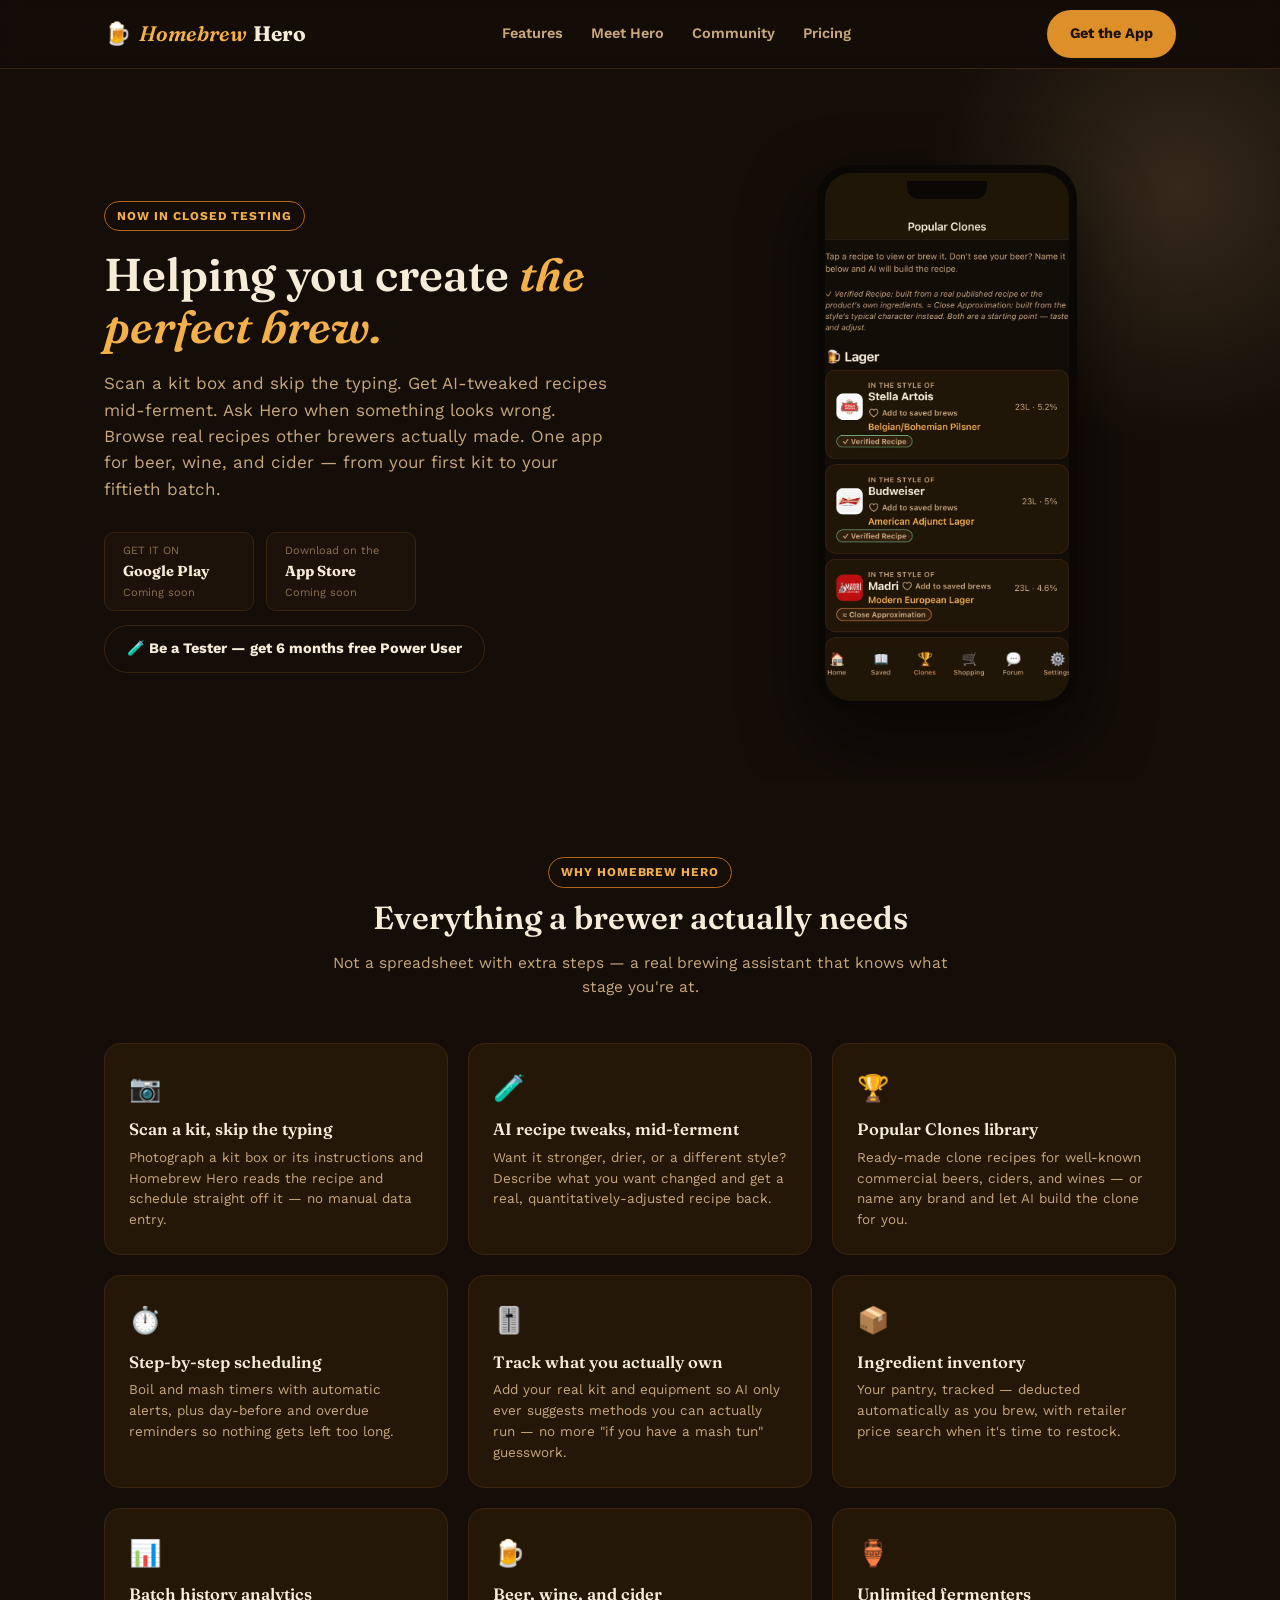
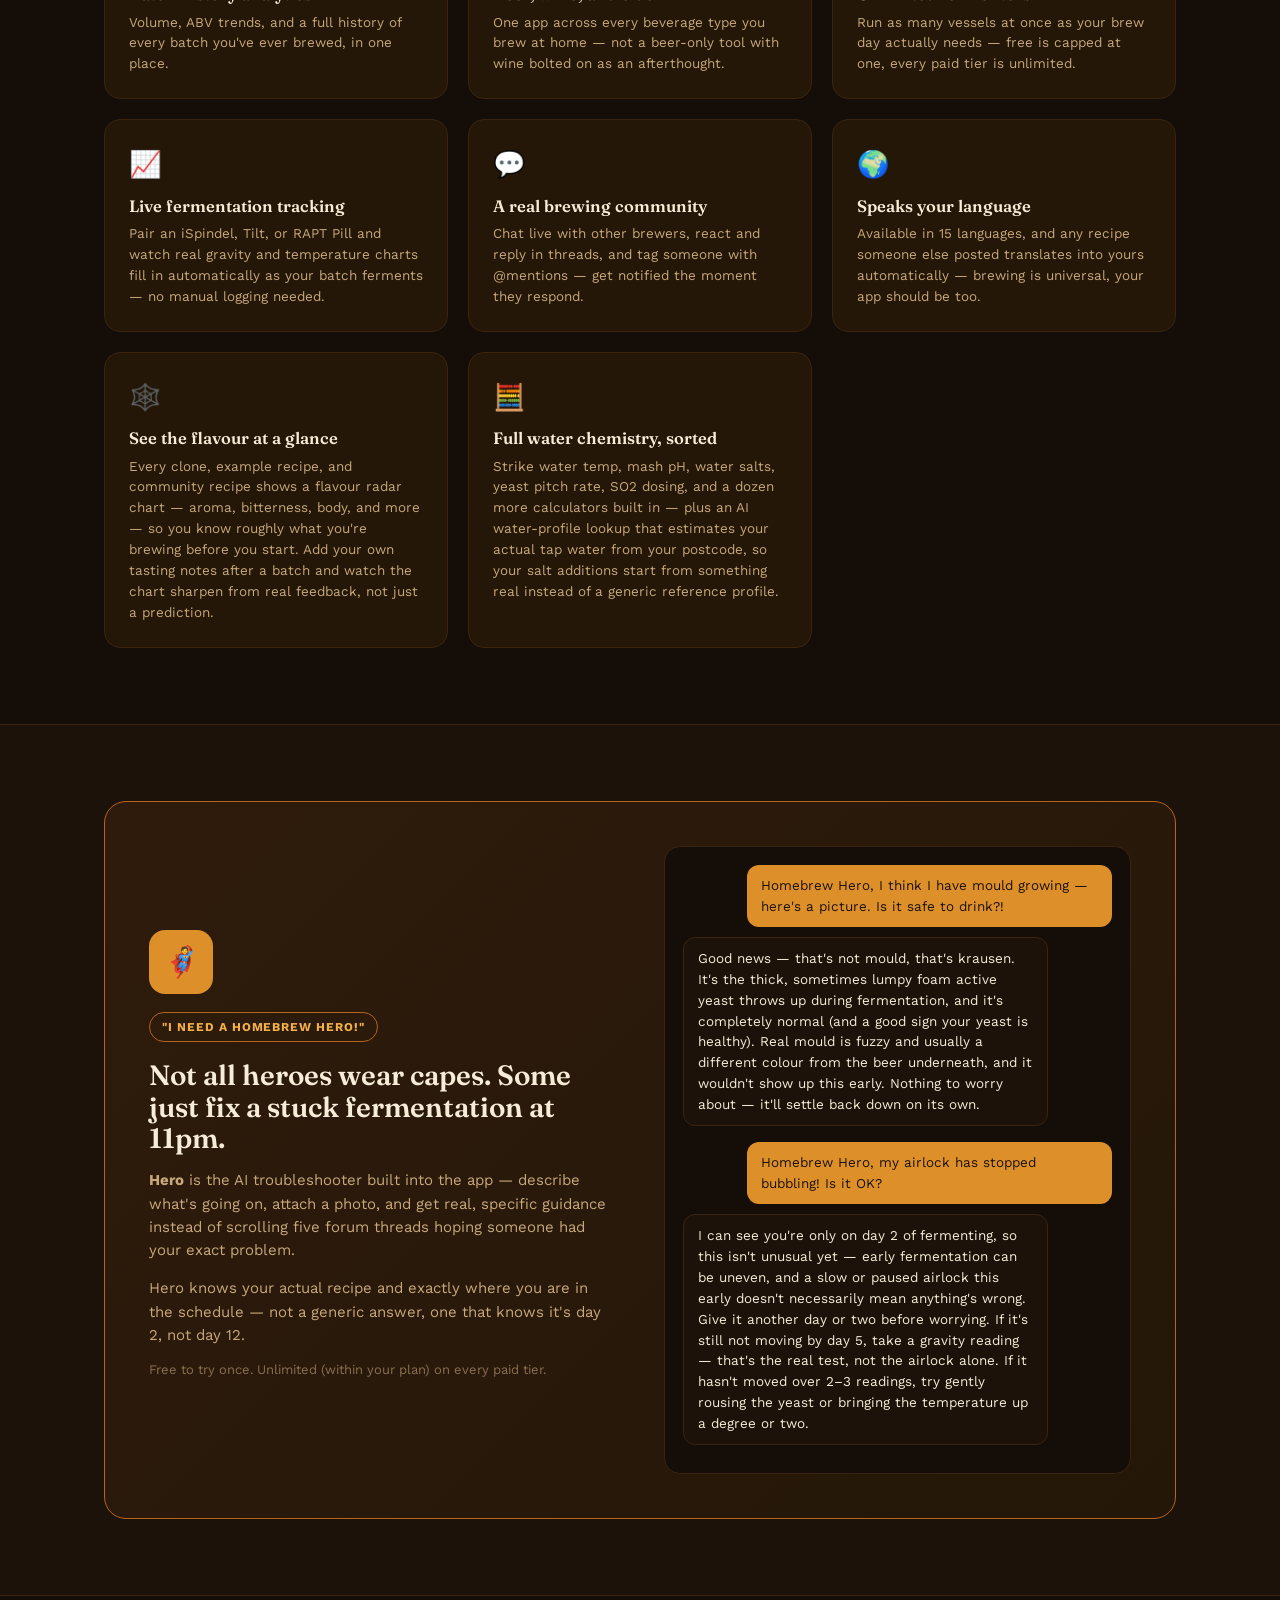
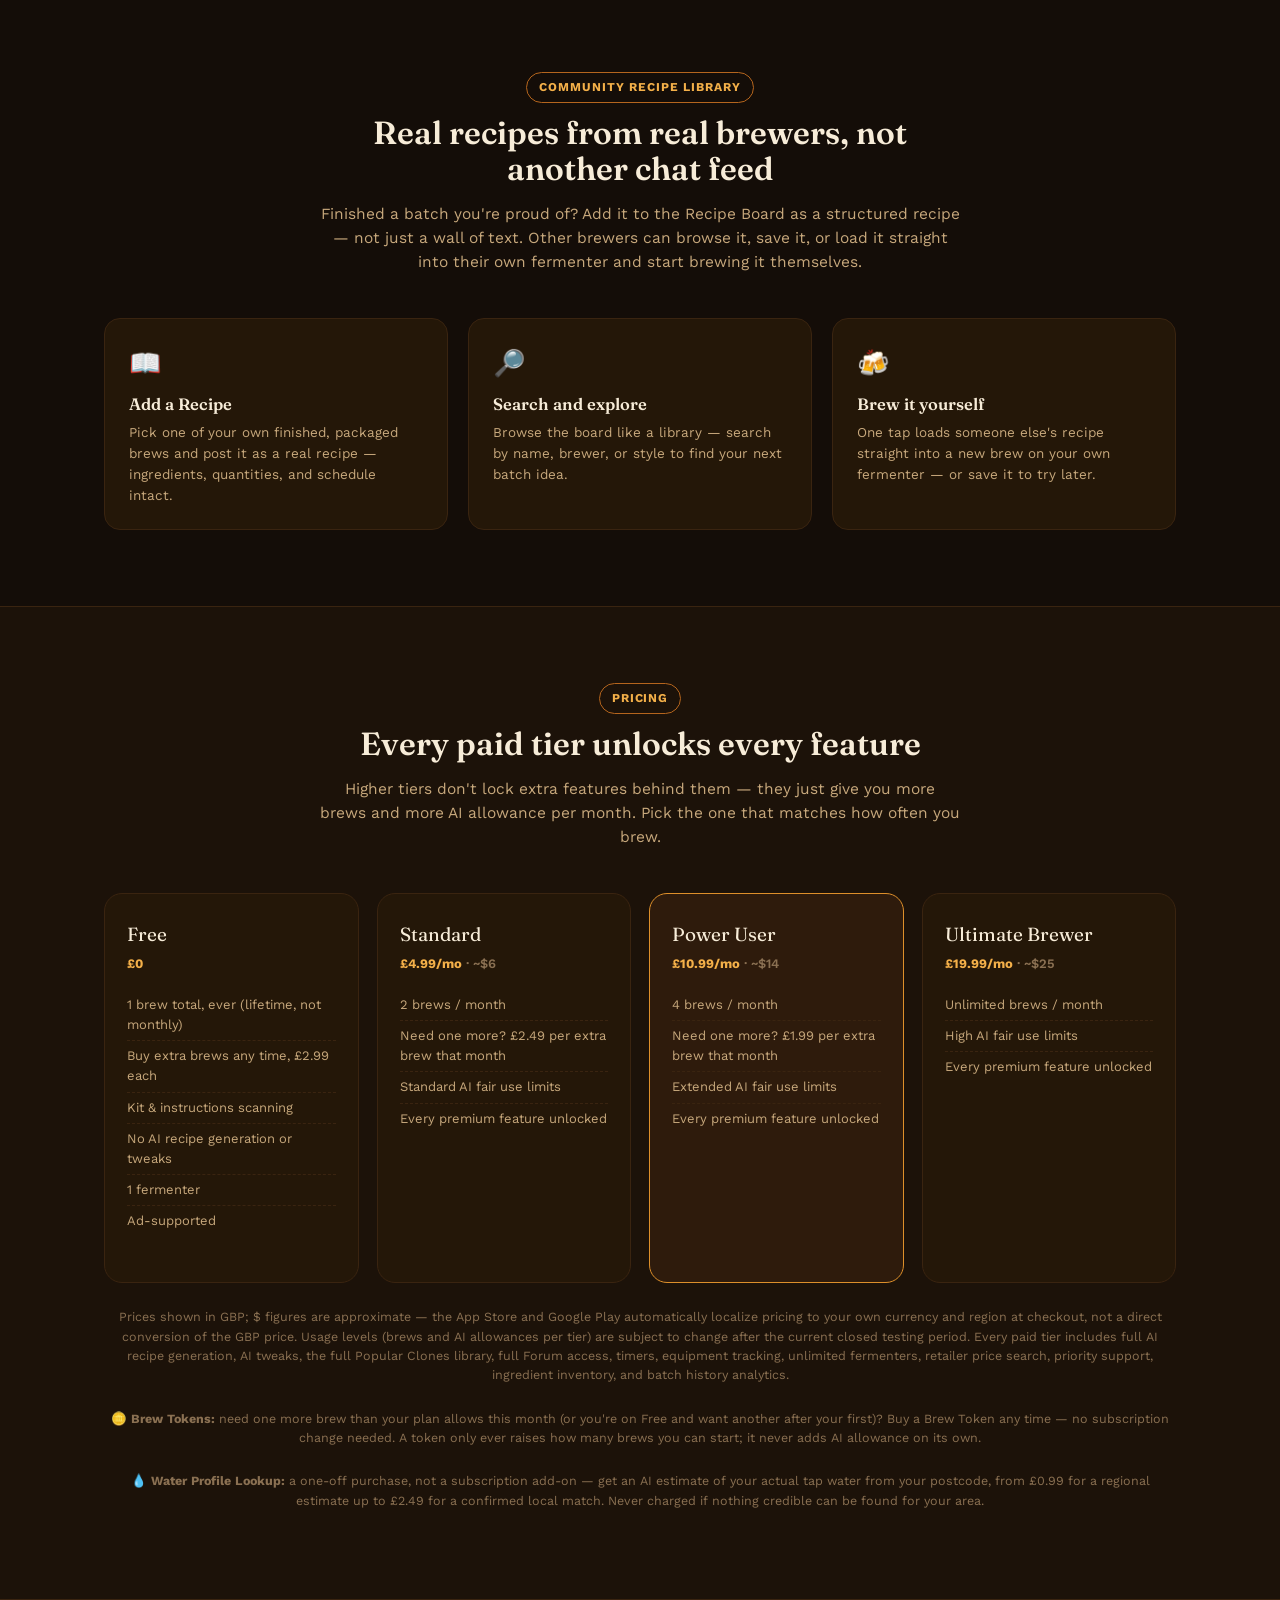
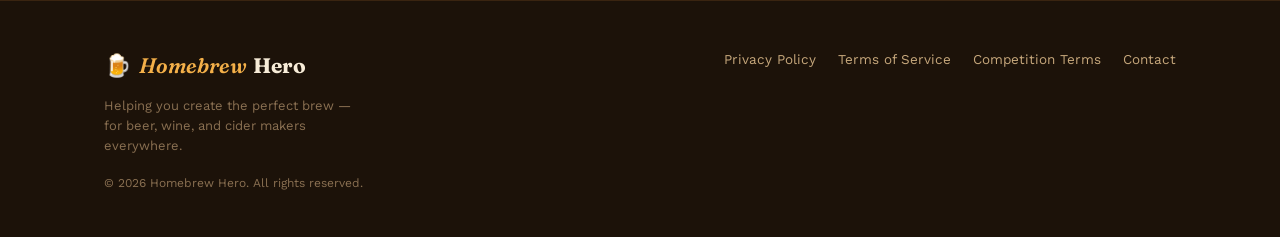
<file: index.html>
<!doctype html>
<html lang="en">
<head>
<meta charset="utf-8">
<script>if(location.hostname==="immmahh-sketch.github.io"){location.replace("https://homebrewhero.app"+location.pathname.replace(/^\/homebrew-hero/,"")+location.search+location.hash);}</script>
<meta name="viewport" content="width=device-width, initial-scale=1">
<title>Homebrew Hero — The AI Co-Pilot for Home Brewing</title>
<meta name="description" content="Homebrew Hero: scan a kit, get AI-tweaked recipes, troubleshoot mid-ferment with Hero, and browse a real community recipe library. For beer, wine, and cider brewers.">
<link rel="preconnect" href="https://fonts.googleapis.com">
<link rel="preconnect" href="https://fonts.gstatic.com" crossorigin>
<link href="https://fonts.googleapis.com/css2?family=Fraunces:ital,wght@0,500;0,600;0,700;1,500;1,600&family=Work+Sans:wght@400;500;600;700&display=swap" rel="stylesheet">
<link rel="stylesheet" href="styles.css">
<link rel="icon" href="data:image/svg+xml,<svg xmlns=%22http://www.w3.org/2000/svg%22 viewBox=%220 0 100 100%22><text y=%22.9em%22 font-size=%2290%22>🍺</text></svg>">
</head>
<body>

<header class="site">
  <div class="wrap">
    <a href="#" class="logo">
      <span class="mug">🍺</span>
      <span><span class="word-home">Homebrew</span> <span class="word-hero">Hero</span></span>
    </a>
    <nav class="primary">
      <a href="#features">Features</a>
      <a href="#hero-ai">Meet Hero</a>
      <a href="#community">Community</a>
      <a href="#pricing">Pricing</a>
    </nav>
    <a href="#get-app" class="btn btn-amber">Get the App</a>
  </div>
</header>

<section class="hero">
  <div class="wrap">
    <div>
      <span class="eyebrow">Now in closed testing</span>
      <h1>Helping you create <em>the perfect brew.</em></h1>
      <p class="lead">Scan a kit box and skip the typing. Get AI-tweaked recipes mid-ferment. Ask Hero when something looks wrong. Browse real recipes other brewers actually made. One app for beer, wine, and cider — from your first kit to your fiftieth batch.</p>
      <div class="cta-row" id="get-app">
        <span class="store-badge"><span>GET IT ON</span><strong>Google Play</strong><span>Coming soon</span></span>
        <span class="store-badge"><span>Download on the</span><strong>App Store</strong><span>Coming soon</span></span>
      </div>
      <div class="cta-row" style="margin-top:14px;">
        <a href="become-a-tester.html" class="btn btn-outline">🧪 Be a Tester — get 6 months free Power User</a>
      </div>
    </div>
    <div class="phone">
      <div class="notch"></div>
      <img src="assets/screenshot-clones.png" alt="Homebrew Hero Popular Clones screen, showing recipes styled after Stella Artois, Budweiser, and Madrí with ABV and batch size">
    </div>
  </div>
</section>

<section id="features">
  <div class="wrap">
    <div class="section-head">
      <span class="eyebrow">Why Homebrew Hero</span>
      <h2>Everything a brewer actually needs</h2>
      <p>Not a spreadsheet with extra steps — a real brewing assistant that knows what stage you're at.</p>
    </div>
    <div class="grid">
      <div class="feature-card">
        <span class="icon">📷</span>
        <h3>Scan a kit, skip the typing</h3>
        <p>Photograph a kit box or its instructions and Homebrew Hero reads the recipe and schedule straight off it — no manual data entry.</p>
      </div>
      <div class="feature-card">
        <span class="icon">🧪</span>
        <h3>AI recipe tweaks, mid-ferment</h3>
        <p>Want it stronger, drier, or a different style? Describe what you want changed and get a real, quantitatively-adjusted recipe back.</p>
      </div>
      <div class="feature-card">
        <span class="icon">🏆</span>
        <h3>Popular Clones library</h3>
        <p>Ready-made clone recipes for well-known commercial beers, ciders, and wines — or name any brand and let AI build the clone for you.</p>
      </div>
      <div class="feature-card">
        <span class="icon">⏱️</span>
        <h3>Step-by-step scheduling</h3>
        <p>Boil and mash timers with automatic alerts, plus day-before and overdue reminders so nothing gets left too long.</p>
      </div>
      <div class="feature-card">
        <span class="icon">🎚️</span>
        <h3>Track what you actually own</h3>
        <p>Add your real kit and equipment so AI only ever suggests methods you can actually run — no more "if you have a mash tun" guesswork.</p>
      </div>
      <div class="feature-card">
        <span class="icon">📦</span>
        <h3>Ingredient inventory</h3>
        <p>Your pantry, tracked — deducted automatically as you brew, with retailer price search when it's time to restock.</p>
      </div>
      <div class="feature-card">
        <span class="icon">📊</span>
        <h3>Batch history analytics</h3>
        <p>Volume, ABV trends, and a full history of every batch you've ever brewed, in one place.</p>
      </div>
      <div class="feature-card">
        <span class="icon">🍺</span>
        <h3>Beer, wine, and cider</h3>
        <p>One app across every beverage type you brew at home — not a beer-only tool with wine bolted on as an afterthought.</p>
      </div>
      <div class="feature-card">
        <span class="icon">🏺</span>
        <h3>Unlimited fermenters</h3>
        <p>Run as many vessels at once as your brew day actually needs — free is capped at one, every paid tier is unlimited.</p>
      </div>
      <div class="feature-card">
        <span class="icon">📈</span>
        <h3>Live fermentation tracking</h3>
        <p>Pair an iSpindel, Tilt, or RAPT Pill and watch real gravity and temperature charts fill in automatically as your batch ferments — no manual logging needed.</p>
      </div>
      <div class="feature-card">
        <span class="icon">💬</span>
        <h3>A real brewing community</h3>
        <p>Chat live with other brewers, react and reply in threads, and tag someone with @mentions — get notified the moment they respond.</p>
      </div>
      <div class="feature-card">
        <span class="icon">🌍</span>
        <h3>Speaks your language</h3>
        <p>Available in 15 languages, and any recipe someone else posted translates into yours automatically — brewing is universal, your app should be too.</p>
      </div>
      <div class="feature-card">
        <span class="icon">🕸️</span>
        <h3>See the flavour at a glance</h3>
        <p>Every clone, example recipe, and community recipe shows a flavour radar chart — aroma, bitterness, body, and more — so you know roughly what you're brewing before you start. Add your own tasting notes after a batch and watch the chart sharpen from real feedback, not just a prediction.</p>
      </div>
      <div class="feature-card">
        <span class="icon">🧮</span>
        <h3>Full water chemistry, sorted</h3>
        <p>Strike water temp, mash pH, water salts, yeast pitch rate, SO2 dosing, and a dozen more calculators built in — plus an AI water-profile lookup that estimates your actual tap water from your postcode, so your salt additions start from something real instead of a generic reference profile.</p>
      </div>
    </div>
  </div>
</section>

<section class="alt-bg" id="hero-ai">
  <div class="wrap">
    <div class="spotlight">
      <div>
        <div class="badge-icon">🦸</div>
        <span class="eyebrow">"I need a Homebrew Hero!"</span>
        <h2>Not all heroes wear capes. Some just fix a stuck fermentation at 11pm.</h2>
        <p><strong>Hero</strong> is the AI troubleshooter built into the app — describe what's going on, attach a photo, and get real, specific guidance instead of scrolling five forum threads hoping someone had your exact problem.</p>
        <p>Hero knows your actual recipe and exactly where you are in the schedule — not a generic answer, one that knows it's day 2, not day 12.</p>
        <p style="color:var(--text-faint); font-size:13px;">Free to try once. Unlimited (within your plan) on every paid tier.</p>
      </div>
      <div class="chat-mock">
        <div class="bubble user">Homebrew Hero, I think I have mould growing — here's a picture. Is it safe to drink?!</div>
        <div class="bubble assistant">Good news — that's not mould, that's krausen. It's the thick, sometimes lumpy foam active yeast throws up during fermentation, and it's completely normal (and a good sign your yeast is healthy). Real mould is fuzzy and usually a different colour from the beer underneath, and it wouldn't show up this early. Nothing to worry about — it'll settle back down on its own.</div>
        <div class="bubble user" style="margin-top:16px;">Homebrew Hero, my airlock has stopped bubbling! Is it OK?</div>
        <div class="bubble assistant">I can see you're only on day 2 of fermenting, so this isn't unusual yet — early fermentation can be uneven, and a slow or paused airlock this early doesn't necessarily mean anything's wrong. Give it another day or two before worrying. If it's still not moving by day 5, take a gravity reading — that's the real test, not the airlock alone. If it hasn't moved over 2–3 readings, try gently rousing the yeast or bringing the temperature up a degree or two.</div>
      </div>
    </div>
  </div>
</section>

<section id="community">
  <div class="wrap">
    <div class="section-head">
      <span class="eyebrow">Community recipe library</span>
      <h2>Real recipes from real brewers, not another chat feed</h2>
      <p>Finished a batch you're proud of? Add it to the Recipe Board as a structured recipe — not just a wall of text. Other brewers can browse it, save it, or load it straight into their own fermenter and start brewing it themselves.</p>
    </div>
    <div class="grid" style="grid-template-columns: repeat(3, 1fr);">
      <div class="feature-card">
        <span class="icon">📖</span>
        <h3>Add a Recipe</h3>
        <p>Pick one of your own finished, packaged brews and post it as a real recipe — ingredients, quantities, and schedule intact.</p>
      </div>
      <div class="feature-card">
        <span class="icon">🔎</span>
        <h3>Search and explore</h3>
        <p>Browse the board like a library — search by name, brewer, or style to find your next batch idea.</p>
      </div>
      <div class="feature-card">
        <span class="icon">🍻</span>
        <h3>Brew it yourself</h3>
        <p>One tap loads someone else's recipe straight into a new brew on your own fermenter — or save it to try later.</p>
      </div>
    </div>
  </div>
</section>

<section class="alt-bg" id="pricing">
  <div class="wrap">
    <div class="section-head">
      <span class="eyebrow">Pricing</span>
      <h2>Every paid tier unlocks every feature</h2>
      <p>Higher tiers don't lock extra features behind them — they just give you more brews and more AI allowance per month. Pick the one that matches how often you brew.</p>
    </div>
    <div class="pricing-grid">
      <div class="price-card">
        <div class="tier-name">Free</div>
        <div class="tier-price">£0</div>
        <ul>
          <li>1 brew total, ever (lifetime, not monthly)</li>
          <li>Buy extra brews any time, £2.99 each</li>
          <li>Kit &amp; instructions scanning</li>
          <li>No AI recipe generation or tweaks</li>
          <li>1 fermenter</li>
          <li>Ad-supported</li>
        </ul>
      </div>
      <div class="price-card">
        <div class="tier-name">Standard</div>
        <div class="tier-price">£4.99/mo <span style="color:var(--text-faint); font-weight:600;">· ~$6</span></div>
        <ul>
          <li>2 brews / month</li>
          <li>Need one more? £2.49 per extra brew that month</li>
          <li>Standard AI fair use limits</li>
          <li>Every premium feature unlocked</li>
        </ul>
      </div>
      <div class="price-card featured">
        <div class="tier-name">Power User</div>
        <div class="tier-price">£10.99/mo <span style="color:var(--text-faint); font-weight:600;">· ~$14</span></div>
        <ul>
          <li>4 brews / month</li>
          <li>Need one more? £1.99 per extra brew that month</li>
          <li>Extended AI fair use limits</li>
          <li>Every premium feature unlocked</li>
        </ul>
      </div>
      <div class="price-card">
        <div class="tier-name">Ultimate Brewer</div>
        <div class="tier-price">£19.99/mo <span style="color:var(--text-faint); font-weight:600;">· ~$25</span></div>
        <ul>
          <li>Unlimited brews / month</li>
          <li>High AI fair use limits</li>
          <li>Every premium feature unlocked</li>
        </ul>
      </div>
    </div>
    <p class="pricing-note">Prices shown in GBP; $ figures are approximate — the App Store and Google Play automatically localize pricing to your own currency and region at checkout, not a direct conversion of the GBP price. Usage levels (brews and AI allowances per tier) are subject to change after the current closed testing period. Every paid tier includes full AI recipe generation, AI tweaks, the full Popular Clones library, full Forum access, timers, equipment tracking, unlimited fermenters, retailer price search, priority support, ingredient inventory, and batch history analytics.</p>
    <p class="pricing-note">🪙 <strong>Brew Tokens:</strong> need one more brew than your plan allows this month (or you're on Free and want another after your first)? Buy a Brew Token any time — no subscription change needed. A token only ever raises how many brews you can start; it never adds AI allowance on its own.</p>
    <p class="pricing-note">💧 <strong>Water Profile Lookup:</strong> a one-off purchase, not a subscription add-on — get an AI estimate of your actual tap water from your postcode, from £0.99 for a regional estimate up to £2.49 for a confirmed local match. Never charged if nothing credible can be found for your area.</p>
  </div>
</section>

<footer class="site">
  <div class="wrap">
    <div>
      <a href="#" class="logo" style="margin-bottom:10px;">
        <span class="mug">🍺</span>
        <span><span class="word-home">Homebrew</span> <span class="word-hero">Hero</span></span>
      </a>
      <p style="color:var(--text-faint); font-size:13px; max-width:32ch;">Helping you create the perfect brew — for beer, wine, and cider makers everywhere.</p>
      <p class="copyright">© 2026 Homebrew Hero. All rights reserved.</p>
    </div>
    <div class="foot-links">
      <a href="privacy.html">Privacy Policy</a>
      <a href="terms.html">Terms of Service</a>
      <a href="competition-terms.html">Competition Terms</a>
      <a href="mailto:info@homebrewhero.app">Contact</a>
    </div>
  </div>
</footer>

<script>(function(){var u="https://qrihcvanmkdsaojuhasm.supabase.co/functions/v1/track-visit";var d=JSON.stringify({path:location.pathname,referrer:document.referrer||null});if(navigator.sendBeacon){navigator.sendBeacon(u,new Blob([d],{type:"application/json"}));}else{fetch(u,{method:"POST",headers:{"Content-Type":"application/json"},body:d,keepalive:true}).catch(function(){});}})();</script>
</body>
</html>
</file>
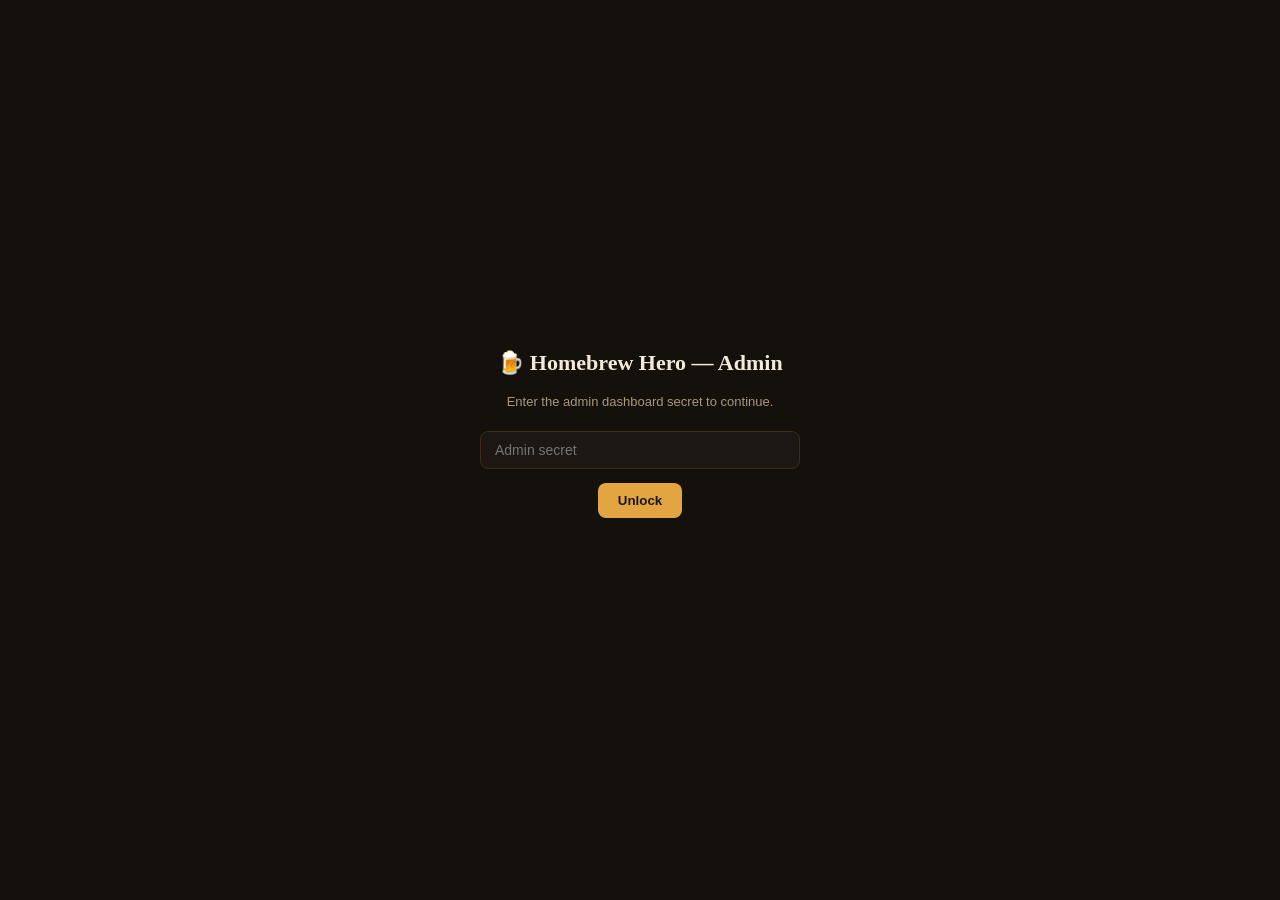
<file: admin/index.html>
<!doctype html>
<html lang="en">
<head>
<meta charset="utf-8" />
<meta name="viewport" content="width=device-width, initial-scale=1" />
<!-- This is a single-file page with all its logic inline — a stale cached
     copy means stale admin logic with no way to detect it (see the
     "Refresh all doesn't work, only closing/reopening the tab does" bug:
     the tab had an old cached copy of this very file's JS in memory).
     Forces every load to revalidate with the server instead of trusting a
     disk/PWA cache. -->
<meta http-equiv="Cache-Control" content="no-cache, no-store, must-revalidate" />
<meta http-equiv="Pragma" content="no-cache" />
<meta http-equiv="Expires" content="0" />
<title>Homebrew Hero — Admin</title>
<link rel="manifest" href="manifest.json" />
<link rel="icon" href="icon-192.png" />
<link rel="apple-touch-icon" href="apple-touch-icon.png" />
<meta name="theme-color" content="#140D08" />
<meta name="mobile-web-app-capable" content="yes" />
<meta name="apple-mobile-web-app-capable" content="yes" />
<meta name="apple-mobile-web-app-status-bar-style" content="black-translucent" />
<meta name="apple-mobile-web-app-title" content="HH Admin" />
<style>
  :root {
    --bg: #14100B;
    --bg-panel: #1C1712;
    --bg-panel-2: #241D15;
    --ink: #F3EADA;
    --muted: #A8987C;
    --border: #3A2C1B;
    --amber: #E3A542;
    --amber-deep: #C1780F;
    --green: #4CAF7D;
    --red: #E0604F;
    --blue: #6FA8DC;
  }
  * { box-sizing: border-box; }
  body {
    margin: 0;
    background: var(--bg);
    color: var(--ink);
    font-family: -apple-system, "Segoe UI", Roboto, Helvetica, Arial, sans-serif;
    font-size: 14px;
  }
  ::-webkit-scrollbar { height: 8px; width: 8px; }
  ::-webkit-scrollbar-thumb { background: var(--border); border-radius: 4px; }

  #loginScreen {
    min-height: 100vh;
    display: flex;
    align-items: center;
    justify-content: center;
    flex-direction: column;
    gap: 14px;
  }
  #loginScreen h1 { font-family: Georgia, serif; font-size: 22px; margin: 0 0 4px; }
  #loginScreen p { color: var(--muted); font-size: 13px; margin: 0 0 8px; }
  #secretInput {
    background: var(--bg-panel);
    border: 1px solid var(--border);
    color: var(--ink);
    padding: 10px 14px;
    border-radius: 8px;
    font-size: 14px;
    width: 320px;
    max-width: 80vw;
  }
  #loginBtn {
    background: var(--amber);
    color: #1C1712;
    border: none;
    font-weight: 700;
    padding: 10px 20px;
    border-radius: 8px;
    cursor: pointer;
  }
  #loginError { color: var(--red); font-size: 13px; min-height: 18px; }

  /* Visibility toggle for #loginScreen/#app is done via this class (JS,
     tryLogin()), not inline styles -- an inline display would out-rank the
     desktop media query's #app{display:grid} rule below and silently break
     the sidebar layout on a wide screen after every login. */
  .hidden { display: none !important; }
  header.top {
    padding: 14px 16px;
    border-bottom: 1px solid var(--border);
    display: flex;
    align-items: center;
    justify-content: space-between;
    flex-wrap: wrap;
    gap: 10px;
  }
  header.top h1 {
    font-family: Georgia, serif;
    font-size: 17px;
    margin: 0;
    color: var(--amber);
  }
  header.top .sub { color: var(--muted); font-size: 11.5px; }
  @media (min-width: 720px) {
    header.top { padding: 18px 26px; }
    header.top h1 { font-size: 19px; }
    header.top .sub { font-size: 12px; }
  }

  /* Grouped drawer nav -- a single always-visible toggle showing the current
     section, opening a full-width dropdown of tabs grouped under category
     labels. Designed mobile-first (this dashboard's real usage is a phone
     home-screen PWA, see the apple-mobile-web-app meta tags above) rather
     than as a horizontal-scrolling strip of 14 flat tabs, which stopped
     being readable once Forum/Recipe Board/Blocked Usernames were added. */
  .tabs-nav {
    position: relative;
    border-bottom: 1px solid var(--border);
  }
  .menu-toggle {
    width: 100%;
    display: flex;
    align-items: center;
    gap: 8px;
    background: var(--bg-panel);
    border: none;
    color: var(--ink);
    padding: 13px 16px;
    font-size: 14px;
    font-weight: 700;
    cursor: pointer;
    text-align: left;
  }
  .menu-toggle-icon { color: var(--amber); font-size: 15px; }
  .menu-toggle-badge {
    background: var(--red);
    color: #fff;
    font-size: 11px;
    font-weight: 700;
    padding: 1px 7px;
    border-radius: 999px;
    margin-left: auto;
  }
  .tabs-drawer {
    display: none;
    position: absolute;
    top: 100%;
    left: 0;
    right: 0;
    z-index: 20;
    background: var(--bg-panel);
    border-bottom: 1px solid var(--border);
    max-height: 75vh;
    overflow-y: auto;
    box-shadow: 0 12px 24px rgba(0,0,0,0.4);
  }
  .tabs-drawer.open { display: block; }
  .tabs-drawer-backdrop {
    display: none;
    position: fixed;
    inset: 0;
    background: rgba(0,0,0,0.4);
    z-index: 19;
  }
  .tabs-drawer-backdrop.open { display: block; }
  .tab-group { padding: 10px 0; border-bottom: 1px solid var(--border); }
  .tab-group:last-child { border-bottom: none; }
  .tab-group-label {
    color: var(--muted);
    font-size: 11px;
    font-weight: 700;
    text-transform: uppercase;
    letter-spacing: 0.05em;
    padding: 4px 18px;
  }
  .tabs-drawer .tab-btn {
    display: block;
    width: 100%;
    text-align: left;
    background: none;
    border: none;
    color: var(--ink);
    padding: 11px 18px;
    font-size: 14.5px;
    cursor: pointer;
  }
  .tabs-drawer .tab-btn.active { color: var(--amber); font-weight: 700; background: var(--bg-panel-2); }
  .tabs-drawer .tab-btn:active { background: var(--bg-panel-2); }

  main { padding: 18px 16px 60px; max-width: 720px; margin: 0 auto; }
  @media (min-width: 720px) {
    main { padding: 22px 26px 60px; }
  }

  /* ===== Desktop layout (>=1100px) ==========================================
     Everything above this point is the phone/tablet experience and stays
     exactly as it was — this block only ADDS a wider treatment on top of it,
     same markup and JS throughout (the drawer nav becomes a permanent
     sidebar purely via display/position, no structural change), so there's
     one file to keep in sync rather than two drifting copies. Paul,
     2026-09-16: "create a desktop version... keep the current version as
     the mobile version." */
  @media (min-width: 1100px) {
    /* Grid, not fixed positioning — header spans both columns on its own
       row, sidebar and main content sit side by side below it on the next
       row. Avoids needing to know the header's exact pixel height (it can
       wrap, grow with the kill-switch badge, etc.) the way a fixed-position
       sidebar starting at a guessed offset would. Targets #app specifically
       (header/.tabs-nav/main's real parent — #loginScreen is body's OTHER
       child, sibling to #app, and must keep its own independent centering
       untouched). */
    #app {
      display: grid;
      grid-template-columns: 248px 1fr;
      grid-template-rows: auto 1fr;
      min-height: 100vh;
    }
    header.top { grid-column: 1 / 3; grid-row: 1; padding: 16px 28px; }

    .tabs-nav {
      grid-column: 1; grid-row: 2;
      position: sticky;
      top: 0;
      align-self: start;
      max-height: 100vh;
      border-bottom: none;
      border-right: 1px solid var(--border);
      overflow-y: auto;
    }
    .menu-toggle { display: none; }
    .tabs-drawer {
      display: block;
      position: static;
      max-height: none;
      box-shadow: none;
      background: transparent;
      border-bottom: none;
    }
    .tabs-drawer-backdrop { display: none !important; }
    .tab-group { padding: 8px 0; }
    .tabs-drawer .tab-btn { padding: 9px 20px; font-size: 13.5px; }
    .tabs-drawer .tab-btn.active { border-left: 3px solid var(--amber); padding-left: 17px; }

    main {
      grid-column: 2; grid-row: 2;
      max-width: 1400px;
      padding: 28px 40px 70px;
    }

    /* Every card/table row gets real breathing room instead of wrapping
       tight on a narrow column — same cards, just allowed to sit at their
       natural width across a wide row instead of stacking early. */
    .stat-card { min-width: 168px; }
    .lang-loc-col { min-width: 260px; }

    /* A data table no longer needs to scroll to be read on a wide screen —
       let it size to its content up to the full main width instead of the
       phone-width horizontal-scroll treatment. */
    .table-scroll { overflow-x: visible; }
    table.data-table { width: 100%; }
  }

  /* Every data table scrolls horizontally within its own wrapper instead of
     blowing out the page width. This used to be done by setting the table
     itself to display:block with thead/tbody forced to display:table --
     but that makes the header and body into two INDEPENDENT tables, each
     auto-sizing its own columns from only its own content (a short "Tier"
     header vs. a wide "Ultimate" pill body cell), so header and body
     columns silently drifted out of alignment on any table wider than the
     screen. Scrolling the WRAPPER instead keeps thead/tbody as one real
     table, so column widths stay shared and aligned. See wrapDataTables(). */
  .table-scroll { overflow-x: auto; -webkit-overflow-scrolling: touch; border-radius: 10px; }
  .panel { display: none; }
  .panel.active { display: block; }

  .stat-row { display: flex; gap: 14px; flex-wrap: wrap; margin-bottom: 22px; }
  .stat-card {
    background: var(--bg-panel);
    border: 1px solid var(--border);
    border-radius: 10px;
    padding: 14px 18px;
    min-width: 140px;
    flex: 1;
  }
  .stat-card .label { color: var(--muted); font-size: 11.5px; text-transform: uppercase; letter-spacing: 0.04em; margin-bottom: 6px; }
  .stat-card .value { font-size: 24px; font-weight: 700; font-family: Georgia, serif; }
  .stat-card .value.green { color: var(--green); }
  .stat-card .value.red { color: var(--red); }
  .stat-card.clickable { cursor: pointer; transition: border-color 0.15s; }
  .stat-card.clickable:hover { border-color: var(--amber-deep); }
  .stat-card.clickable.active { border-color: var(--amber); background: var(--bg-panel-2); }

  h2.section-title { font-size: 15px; margin: 26px 0 10px; color: var(--ink); }
  h2.section-title:first-child { margin-top: 0; }

  .lang-loc-row { display: flex; gap: 14px; flex-wrap: wrap; margin-bottom: 22px; }
  .lang-loc-col {
    background: var(--bg-panel);
    border: 1px solid var(--border);
    border-radius: 10px;
    padding: 14px 18px;
    min-width: 220px;
    flex: 1;
    max-height: 220px;
    overflow-y: auto;
  }
  .lang-loc-title { color: var(--muted); font-size: 11.5px; text-transform: uppercase; letter-spacing: 0.04em; margin-bottom: 8px; }
  .lang-loc-total { text-transform: none; letter-spacing: 0; }
  .lang-loc-line { display: flex; justify-content: space-between; padding: 3px 0; font-size: 13px; }
  .lang-loc-count { color: var(--amber); font-weight: 700; }

  .chart-wrap {
    background: var(--bg-panel);
    border: 1px solid var(--border);
    border-radius: 10px;
    padding: 18px;
    margin-bottom: 22px;
  }
  /* Wraps a fixed y-axis scale column + the horizontally-scrollable bars —
     see renderBarChart(). */
  .chart-with-axis { display: flex; align-items: flex-start; gap: 6px; }
  .chart-yaxis {
    flex: 0 0 auto;
    display: flex;
    flex-direction: column;
    justify-content: space-between;
    height: 150px;
    font-size: 10px;
    color: var(--muted);
    text-align: right;
    white-space: nowrap;
  }
  .bar-chart { display: flex; align-items: flex-start; gap: 3px; height: 176px; overflow-x: auto; overflow-y: hidden; padding-bottom: 4px; padding-right: 24px; }
  .bar-chart .bar-col { flex: 0 0 auto; width: 14px; display: flex; flex-direction: column; align-items: center; }
  /* Fixed at exactly 150px so a bar's own top/bottom:50% (diverging variant)
     always means the same pixel regardless of how tall the outer .bar-col
     grows to fit its date label below — see .diverging::before's top:75px,
     which is deliberately pinned to this same fixed reference. */
  .bar-chart .bar-track { width: 100%; height: 150px; display: flex; flex-direction: column; align-items: center; justify-content: flex-end; position: relative; }
  .bar-chart .bar { width: 100%; background: var(--amber-deep); border-radius: 2px 2px 0 0; min-height: 2px; transition: background 0.15s; }
  .bar-chart .bar-col:hover .bar { background: var(--amber); }
  .bar-chart .bar-col .tip {
    display: none;
    position: absolute;
    bottom: 100%;
    margin-bottom: 6px;
    background: #000;
    color: var(--ink);
    padding: 4px 8px;
    border-radius: 6px;
    font-size: 11px;
    white-space: nowrap;
    z-index: 5;
  }
  .bar-chart .bar-col:hover .tip { display: block; }
  .bar-chart .bar-col-label { font-size: 9px; color: var(--muted); margin-top: 3px; white-space: nowrap; }

  /* Diverging variant (profit/loss) — bars grow up from a center baseline for
     positive values, down for negative. Absolute positioning (not flexbox
     centering) so each bar's direction/magnitude is set directly in JS via
     top/bottom + height, rather than relying on cross-axis alignment. */
  .bar-chart.diverging { position: relative; }
  .bar-chart.diverging::before {
    content: "";
    position: absolute;
    left: 0; right: 0; top: 75px; /* = .bar-track's fixed 150px height / 2 */
    height: 1px;
    background: var(--border);
    z-index: 1;
  }
  .bar-chart.diverging .bar-track { justify-content: flex-start; }
  .bar-chart.diverging .bar { position: absolute; left: 0; right: 0; border-radius: 2px; min-height: 2px; }
  .bar-chart.diverging .bar.profit { background: var(--green); bottom: 50%; border-radius: 2px 2px 0 0; }
  .bar-chart.diverging .bar.loss { background: var(--red); top: 50%; border-radius: 0 0 2px 2px; }

  .controls-row { display: flex; gap: 8px; flex-wrap: wrap; align-items: center; margin-bottom: 14px; }
  .filter-btn {
    background: var(--bg-panel);
    border: 1px solid var(--border);
    color: var(--muted);
    padding: 7px 14px;
    border-radius: 999px;
    font-size: 12.5px;
    font-weight: 600;
    cursor: pointer;
  }
  .filter-btn.active { background: var(--amber); border-color: var(--amber); color: #1C1712; }
  .search-box {
    background: var(--bg-panel);
    border: 1px solid var(--border);
    color: var(--ink);
    padding: 7px 12px;
    border-radius: 8px;
    font-size: 13px;
    flex: 1;
    min-width: 180px;
  }
  select.sort-select {
    background: var(--bg-panel);
    border: 1px solid var(--border);
    color: var(--ink);
    padding: 7px 10px;
    border-radius: 8px;
    font-size: 12.5px;
  }

  .grant-box {
    background: var(--bg-panel);
    border: 1px solid var(--border);
    border-radius: 10px;
    padding: 14px 16px;
    margin-bottom: 16px;
  }
  .grant-box-title { font-size: 13px; font-weight: 700; color: var(--ink); margin-bottom: 10px; }
  .grant-box-row { display: flex; gap: 8px; flex-wrap: wrap; align-items: center; }
  .grant-box-row input[type="text"] {
    background: var(--bg-panel-2);
    border: 1px solid var(--border);
    color: var(--ink);
    padding: 7px 12px;
    border-radius: 8px;
    font-size: 13px;
    flex: 1;
    min-width: 240px;
  }
  .grant-box-row select {
    background: var(--bg-panel-2);
    border: 1px solid var(--border);
    color: var(--ink);
    padding: 7px 10px;
    border-radius: 8px;
    font-size: 12.5px;
  }
  .grant-box-hint { color: var(--muted); font-size: 11.5px; margin-top: 8px; line-height: 1.5; }
  .grant-box-hint.success { color: var(--green); }
  .grant-box-hint.error { color: var(--red); }
  .role-candidate-row {
    padding: 6px 10px; border-radius: 6px; cursor: pointer; font-size: 12.5px; color: var(--ink);
  }
  .role-candidate-row:hover { background: rgba(227,165,66,0.12); }

  table { width: 100%; border-collapse: collapse; font-size: 13px; }
  table.data-table { background: var(--bg-panel); border: 1px solid var(--border); border-radius: 10px; }
  thead th {
    text-align: left;
    padding: 10px 12px;
    background: var(--bg-panel-2);
    color: var(--muted);
    font-size: 11px;
    text-transform: uppercase;
    letter-spacing: 0.03em;
    border-bottom: 1px solid var(--border);
    white-space: nowrap;
  }
  tbody td { padding: 10px 12px; border-bottom: 1px solid var(--border); vertical-align: middle; }
  tbody tr:last-child td { border-bottom: none; }
  tbody tr:hover { background: rgba(227,165,66,0.05); }
  .mono { font-family: "SF Mono", Consolas, monospace; font-size: 11.5px; color: var(--muted); }
  .pct-bar { display: inline-block; width: 70px; height: 6px; border-radius: 3px; background: var(--bg-panel-2); vertical-align: middle; margin-right: 8px; overflow: hidden; }
  .pct-fill { display: block; height: 100%; border-radius: 3px; }
  .pct-fill.green { background: var(--green); }
  .pct-fill.amber { background: var(--amber); }
  .pct-fill.red { background: var(--red); }
  .pct-label { font-size: 11px; color: var(--muted); white-space: nowrap; }

  .pill { display: inline-block; padding: 3px 9px; border-radius: 999px; font-size: 11px; font-weight: 700; }
  .pill.free { background: rgba(168,152,124,0.18); color: var(--muted); }
  .pill.standard { background: rgba(111,168,220,0.18); color: var(--blue); }
  .pill.powerBrewer { background: rgba(227,165,66,0.18); color: var(--amber); }
  .pill.ultimate { background: rgba(76,175,125,0.18); color: var(--green); }
  .pill.banned { background: rgba(224,96,79,0.18); color: var(--red); }
  .pill.unknown { background: rgba(168,152,124,0.1); color: var(--muted); }
  .pill.active { background: rgba(76,175,125,0.18); color: var(--green); }
  .pill.quiet { background: rgba(227,165,66,0.18); color: var(--amber); }
  .pill.stale { background: rgba(224,96,79,0.18); color: var(--red); }

  .btn-sm {
    background: var(--bg-panel-2);
    border: 1px solid var(--border);
    color: var(--ink);
    padding: 5px 10px;
    border-radius: 6px;
    font-size: 11.5px;
    cursor: pointer;
    font-weight: 600;
  }
  .btn-sm.danger { border-color: var(--red); color: var(--red); }
  .btn-sm.safe { border-color: var(--green); color: var(--green); }

  .empty-note { color: var(--muted); text-align: center; padding: 30px; font-size: 13px; }
  .muted-small { color: var(--muted); font-size: 11px; }
  .load-note { color: var(--muted); text-align: center; padding: 20px; font-size: 13px; }

  .kit-card {
    background: var(--bg-panel);
    border: 1px solid var(--border);
    border-radius: 10px;
    padding: 12px 16px;
    margin-bottom: 8px;
  }
  .kit-card .name { font-weight: 700; }
  .kit-card .meta { color: var(--muted); font-size: 11.5px; margin-top: 3px; }

  .todo-add-row { display: flex; gap: 8px; }
  .todo-add-row .todo-input {
    background: var(--bg-panel-2);
    border: 1px solid var(--border);
    color: var(--ink);
    padding: 7px 12px;
    border-radius: 8px;
    font-size: 13px;
    flex: 1;
  }
  .todo-list { display: flex; flex-direction: column; gap: 6px; }
  .todo-item {
    display: flex;
    align-items: flex-start;
    gap: 10px;
    background: var(--bg-panel);
    border: 1px solid var(--border);
    border-radius: 10px;
    padding: 10px 12px;
  }
  .todo-item input[type="checkbox"] { margin-top: 2px; flex-shrink: 0; cursor: pointer; }
  .todo-item .todo-text { flex: 1; font-size: 13.5px; color: var(--ink); line-height: 1.4; }
  .todo-item.done .todo-text { text-decoration: line-through; color: var(--muted); }
  .todo-item .todo-meta { font-size: 10.5px; color: var(--muted); margin-top: 2px; }
  .todo-item .todo-delete { color: var(--red); cursor: pointer; font-size: 15px; line-height: 1; flex-shrink: 0; padding: 2px 4px; }
  .todo-item .todo-notes {
    font-size: 12px;
    color: var(--muted);
    line-height: 1.5;
    margin-top: 6px;
    padding: 8px 10px;
    background: var(--bg-panel-2);
    border-left: 2px solid var(--border);
    border-radius: 4px;
    white-space: pre-wrap;
  }

  .modal-overlay {
    display: none;
    position: fixed; inset: 0;
    background: rgba(0,0,0,0.6);
    align-items: center; justify-content: center;
    z-index: 50;
    padding: 20px;
  }
  .modal-overlay.active { display: flex; }
  .modal {
    background: var(--bg-panel);
    border: 1px solid var(--border);
    border-radius: 12px;
    padding: 20px;
    max-width: 480px;
    width: 100%;
  }
  .modal h3 { margin: 0 0 12px; font-size: 16px; }
  .modal textarea, .modal input {
    width: 100%;
    background: var(--bg-panel-2);
    border: 1px solid var(--border);
    color: var(--ink);
    padding: 8px 10px;
    border-radius: 6px;
    font-size: 13px;
    margin-bottom: 12px;
    font-family: inherit;
  }
  .modal .modal-actions { display: flex; gap: 8px; justify-content: flex-end; }

  .footnote { color: var(--muted); font-size: 11.5px; margin-top: 10px; line-height: 1.5; }
  .report-text { white-space: pre-wrap; word-wrap: break-word; background: var(--bg-panel); border: 1px solid var(--border); border-radius: 10px; padding: 16px; font-family: inherit; font-size: 13.5px; line-height: 1.6; max-height: 70vh; overflow-y: auto; }
  .kill-switch-banner {
    background: rgba(224,96,79,0.1);
    border: 1px solid rgba(224,96,79,0.4);
    border-radius: 10px;
    padding: 14px 16px;
    margin-bottom: 18px;
  }
  .kill-switch-banner-title { font-size: 13px; font-weight: 700; color: var(--red); margin-bottom: 10px; }
  .kill-switch-row {
    display: flex; align-items: center; justify-content: space-between; gap: 12px;
    padding: 8px 0; border-top: 1px solid rgba(224,96,79,0.2);
  }
  .kill-switch-row:first-of-type { border-top: none; }
  .kill-switch-row .meta { font-size: 12.5px; color: var(--ink); line-height: 1.5; }
  .kill-switch-row .meta .mono { color: var(--muted); }
  .kill-switch-row .actions { display: flex; gap: 6px; flex-shrink: 0; }
  .inkbird-share-banner {
    background: rgba(227,165,66,0.1);
    border: 1px solid rgba(227,165,66,0.4);
    border-radius: 10px;
    padding: 14px 16px;
    margin-bottom: 18px;
  }
  .inkbird-share-banner-title { font-size: 13px; font-weight: 700; color: var(--amber); margin-bottom: 10px; }
  .inkbird-share-row {
    display: flex; align-items: center; justify-content: space-between; gap: 12px;
    padding: 8px 0; border-top: 1px solid rgba(227,165,66,0.2);
  }
  .inkbird-share-row:first-of-type { border-top: none; }
  .inkbird-share-row .meta { font-size: 12.5px; color: var(--ink); line-height: 1.5; }
  .inkbird-share-row .meta .mono { color: var(--muted); }
  .inkbird-share-row .actions { display: flex; gap: 6px; flex-shrink: 0; }
  .tab-badge {
    display: inline-flex; align-items: center; justify-content: center;
    min-width: 16px; height: 16px; padding: 0 4px; margin-left: 5px;
    background: var(--red); color: #fff; border-radius: 8px;
    font-size: 10px; font-weight: 700; vertical-align: 2px;
  }

  .notes-cell { max-width: 360px; min-width: 360px; white-space: normal; }
  .notes-text {
    display: -webkit-box;
    -webkit-line-clamp: 3;
    -webkit-box-orient: vertical;
    overflow: hidden;
    line-height: 1.4;
  }
  .notes-text.expanded { -webkit-line-clamp: unset; overflow: visible; }
  .notes-toggle {
    background: none; border: none; padding: 0; margin-top: 4px;
    color: var(--amber); font-size: 11.5px; font-weight: 700; cursor: pointer;
  }
  .tester-tracking-date {
    font-size: 11px; color: var(--muted); margin-top: 2px; white-space: nowrap;
  }
</style>
</head>
<body>

<div id="loginScreen">
  <h1>🍺 Homebrew Hero — Admin</h1>
  <p>Enter the admin dashboard secret to continue.</p>
  <input type="password" id="secretInput" placeholder="Admin secret" autocomplete="off" />
  <button id="loginBtn">Unlock</button>
  <div id="loginError"></div>
</div>

<div id="app" class="hidden">
  <header class="top">
    <div>
      <h1>🍺 Homebrew Hero — Admin</h1>
      <div class="sub">Internal analytics &amp; moderation — not part of the app itself</div>
    </div>
    <div style="display:flex; gap:8px; align-items:center;">
      <a class="btn-sm" style="text-decoration:none; display:inline-block;" href="https://platform.claude.com/dashboard" target="_blank" rel="noopener">💳 Anthropic Balance ↗</a>
      <button class="btn-sm" id="refreshAllBtn" onclick="refreshAll()">↻ Refresh all</button>
      <button class="btn-sm danger" onclick="clearAiUsageData()">🗑️ Clear AI test data</button>
    </div>
  </header>

  <div class="tabs-nav">
    <button class="menu-toggle" id="menuToggleBtn">
      <span class="menu-toggle-icon">☰</span>
      <span id="currentTabLabel">Overview</span>
      <span class="menu-toggle-badge" id="killSwitchTabBadge" style="display:none;"></span>
      <span class="menu-toggle-badge" id="inkbirdShareTabBadge" style="display:none;"></span>
    </button>
    <div class="tabs-drawer" id="tabsDrawer">
      <div class="tab-group">
        <div class="tab-group-label">Overview</div>
        <button class="tab-btn active" data-tab="overview" data-label="Overview">Overview</button>
        <button class="tab-btn" data-tab="revenue" data-label="Revenue &amp; Profit">Revenue &amp; Profit</button>
      </div>
      <div class="tab-group">
        <div class="tab-group-label">Task Tracking</div>
        <button class="tab-btn" data-tab="todolist" data-label="To-Do List">To-Do List</button>
        <button class="tab-btn" data-tab="buildlog" data-label="Build &amp; OTA Tracking">Build &amp; OTA Tracking</button>
      </div>
      <div class="tab-group">
        <div class="tab-group-label">People</div>
        <button class="tab-btn" data-tab="users" data-label="Registered Accounts">Registered Accounts</button>
        <button class="tab-btn" data-tab="devices" data-label="Devices &amp; AI Spend">Devices &amp; AI Spend</button>
      </div>
      <div class="tab-group">
        <div class="tab-group-label">AI</div>
        <button class="tab-btn" data-tab="kits" data-label="Recognized Kits">Recognized Kits</button>
      </div>
      <div class="tab-group">
        <div class="tab-group-label">Growth &amp; Marketing</div>
        <button class="tab-btn" data-tab="suggestions" data-label="Feature Suggestions">Feature Suggestions</button>
        <button class="tab-btn" data-tab="testers" data-label="Tester Applications">Tester Applications</button>
        <button class="tab-btn" data-tab="qrscans" data-label="QR Scans">QR Scans</button>
        <button class="tab-btn" data-tab="traffic" data-label="Website Traffic">Website Traffic</button>
        <button class="tab-btn" data-tab="winback" data-label="Win-back Offers">Win-back Offers</button>
        <button class="tab-btn" data-tab="mailinglist" data-label="Mailing List">Mailing List</button>
      </div>
      <div class="tab-group">
        <div class="tab-group-label">Moderation</div>
        <button class="tab-btn" data-tab="forum" data-label="Forum">Forum</button>
        <button class="tab-btn" data-tab="recipeboard" data-label="Recipe Board">Recipe Board</button>
        <button class="tab-btn" data-tab="blockednames" data-label="Blocked Usernames">Blocked Usernames</button>
      </div>
      <div class="tab-group">
        <div class="tab-group-label">Tools</div>
        <button class="tab-btn" data-tab="retailercatalog" data-label="Retailer Catalog">Retailer Catalog</button>
        <button class="tab-btn" data-tab="claudeprompt" data-label="Claude Continuity">Claude Continuity</button>
      </div>
      <div class="tab-group">
        <div class="tab-group-label">AI &amp; Usage</div>
        <button class="tab-btn" data-tab="aicalllog" data-label="AI Call Log">AI Call Log</button>
        <button class="tab-btn" data-tab="featureusage" data-label="Feature Usage">Feature Usage</button>
        <button class="tab-btn" data-tab="aireports" data-label="AI Reports">AI Reports</button>
        <button class="tab-btn" data-tab="eastereggs" data-label="Hero Easter Eggs">Hero Easter Eggs</button>
      </div>
      <div class="tab-group">
        <div class="tab-group-label">Compliance</div>
        <button class="tab-btn" data-tab="termslog" data-label="Terms Acceptance Log">Terms Acceptance Log</button>
      </div>
      <div class="tab-group">
        <div class="tab-group-label">Diagnostics</div>
        <button class="tab-btn" data-tab="crashlog" data-label="Crash Log">Crash Log</button>
      </div>
    </div>
    <div class="tabs-drawer-backdrop" id="tabsDrawerBackdrop"></div>
  </div>

  <main>
    <!-- OVERVIEW -->
    <section class="panel active" id="panel-overview">
      <div id="killSwitchBanner"></div>
      <div id="inkbirdShareBanner"></div>
      <div class="stat-row" id="overviewStats"></div>

      <h2 class="section-title">Growth — last 30 days</h2>
      <div class="stat-row" id="growthStats"></div>
      <div class="footnote" style="margin-bottom:22px;">
        "New upgrades" counts any account whose tier changed to that tier in the last 30 days — premiumSince is bumped
        on every tier change, not only the first purchase, so this is "moved to this tier recently," not a strict
        first-time-upgrade count. "Inactive, free" is the pool winback-processor's daily job emails a one-time 50%-off
        offer to (see Win-back Offers tab) — free accounts that have never gone premium and haven't opened the app in
        30+ days, or never recorded an open at all.
      </div>

      <h2 class="section-title">New users — last 30 days, by day</h2>
      <div class="chart-wrap">
        <div class="bar-chart" id="newUsersChart"><div class="load-note">Loading…</div></div>
      </div>
      <div class="footnote" style="margin-bottom:22px;">
        Real signups (auth.users.created_at), one bar per day — a quiet day shows as a genuine zero, not a gap.
      </div>

      <h2 class="section-title">AI spend — last 4 months, by day</h2>
      <div class="chart-wrap">
        <div class="bar-chart" id="spendChart"><div class="load-note">Loading…</div></div>
      </div>

      <div class="footnote">
        AI spend above is real, based on actual token usage Anthropic returns per call. See the
        <strong>Revenue &amp; Profit</strong> tab for premium uptake, revenue, and profit/loss.
      </div>
    </section>

    <!-- TO-DO LIST -->
    <section class="panel" id="panel-todolist">
      <div class="footnote" style="margin-bottom:16px;">
        Every request from a Claude session lands here, and gets struck through once done — a running record of
        where things stand, independent of any one chat session's own memory. When Claude's 5-hour or weekly
        usage allowance refreshes, it checks this list and picks back up whatever's still open, including
        anything it was mid-way through when the allowance ran out.
      </div>
      <div class="todo-add-row">
        <input type="text" id="todoNewText" class="todo-input" placeholder="Add an item…" onkeydown="if(event.key==='Enter')addTodoItem();" />
        <button class="btn-sm" onclick="addTodoItem()">+ Add</button>
      </div>
      <div id="todoOpenSection">
        <h2 class="section-title" style="font-size:14px; margin-top:20px;">Outstanding</h2>
        <div id="todoOpenList" class="todo-list"><div class="empty-note">Loading…</div></div>
      </div>
      <div id="todoDoneSection">
        <h2 class="section-title" style="font-size:14px; margin-top:24px;">Completed</h2>
        <div id="todoDoneList" class="todo-list"><div class="empty-note">Loading…</div></div>
      </div>
    </section>

    <!-- BUILD & OTA TRACKING -->
    <section class="panel" id="panel-buildlog">
      <div class="footnote" style="margin-bottom:16px;">
        One row per event — a native build shipping, or an OTA update publishing — against whichever of the four
        real apps it actually reaches. Native builds log themselves automatically as the final step of their own
        GitHub Actions workflow; OTA publishes are logged by hand right after each one. Fresh native builds go to
        the <strong>Developer app</strong> by default, never the real Homebrew Hero app, unless explicitly promoted.
      </div>
      <div class="stat-row" id="buildCurrentVersions"></div>

      <h2 class="section-title" style="margin-top:22px;">What customers can download right now</h2>
      <div class="footnote" style="margin-bottom:12px;">
        Checked by hand against the real App Store / Play Store listings and App Store Connect / Play Console —
        no live store API wired up yet, so this is only as fresh as "Last checked" says. Ask Claude to recheck it
        whenever you need it current.
      </div>
      <div class="stat-row" id="storeStatusCards"></div>

      <h2 class="section-title" style="margin-top:22px;">Full log</h2>
      <div class="table-scroll">
        <table class="data-table">
          <thead>
            <tr><th>When</th><th>App</th><th>Kind</th><th>Version</th><th>Native</th><th>Channel</th><th>Message</th></tr>
          </thead>
          <tbody id="buildLogTableBody"><tr><td colspan="7" class="empty-note">Loading…</td></tr></tbody>
        </table>
      </div>
    </section>

    <!-- REVENUE & PROFIT -->
    <section class="panel" id="panel-revenue">
      <div class="stat-row" id="revenueStats"></div>

      <h2 class="section-title">Premium uptake — cumulative, real data</h2>
      <div class="chart-wrap">
        <div class="bar-chart" id="uptakeChart"><div class="load-note">Loading…</div></div>
      </div>
      <div class="footnote" style="margin-bottom:22px;">
        Counts any account with premium enabled, bucketed by the date it went premium — real today regardless of
        whether that was a real purchase or the free tester grant, since there's no real billing yet to tell them apart.
      </div>

      <h2 class="section-title">Revenue (GBP) — last 4 months, by day</h2>
      <div class="chart-wrap">
        <div class="bar-chart" id="revenueChart"><div class="load-note">Loading…</div></div>
      </div>
      <div class="footnote" id="revenueFootnote" style="margin-bottom:22px;"></div>

      <h2 class="section-title">AI cost (USD) — last 4 months, by day</h2>
      <div class="chart-wrap">
        <div class="bar-chart" id="profitChart"><div class="load-note">Loading…</div></div>
      </div>
      <div class="footnote">
        Shown separately from revenue above rather than combined into one "profit" figure — revenue is GBP (the
        app's real subscription prices) and AI cost is USD (what Anthropic actually bills), and there's no live
        exchange rate wired up here to convert between them. Subtracting one from the other as-is would be a real
        bug, not just an approximation, so this deliberately stays two numbers.
      </div>

      <h2 class="section-title" style="margin-top:22px;">Spend per device — who's actually paying</h2>
      <div class="footnote" style="margin-bottom:10px;">
        Every device with any premium involvement — a real purchase ever, a currently active verified subscription,
        or an admin/tester grant. GBP spend comes only from genuinely verified purchases (see verify-purchase /
        verify-purchase-ios) — a device showing £0 across all three columns despite having premium access got it
        for free (admin grant, tester mode, or the App Review test-purchase leniency), not by paying.
      </div>
      <table class="data-table">
        <thead><tr><th>Email</th><th>Device</th><th>Platform</th><th>30d spend</th><th>60d spend</th><th>Lifetime spend</th><th>Active days (30d)</th><th>Premium via</th></tr></thead>
        <tbody id="deviceSpendBody"><tr><td colspan="8" class="load-note">Loading…</td></tr></tbody>
      </table>

      <h2 class="section-title" style="margin-top:22px;">Cancellation feedback</h2>
      <div class="footnote" style="margin-bottom:10px;">Captured on the way through the in-app cancel-subscription flow, before the brewer is handed off to their App Store/Play Store subscription settings.</div>
      <table class="data-table">
        <thead><tr><th>Date</th><th>Email</th><th>Tier</th><th>Reasons</th><th>Comment</th></tr></thead>
        <tbody id="cancellationFeedbackBody"><tr><td colspan="5" class="load-note">Loading…</td></tr></tbody>
      </table>
    </section>

    <!-- USERS -->
    <section class="panel" id="panel-users">
      <div class="stat-row" id="userTierStats"></div>

      <div class="lang-loc-row" id="langLocStats"></div>

      <h2 class="section-title" style="margin-top:0;">Testing → launch switch</h2>
      <div class="kit-card app-config-card">
        <div class="load-note">Loading…</div>
      </div>
      <div class="footnote" style="margin-bottom:18px;">
        There's no automatic closed-testing grant any more — new sign-ins default to the real free tier. Testers reach
        premium themselves by tapping any tier on the Upgrade screen, which self-serves a free instant unlock while
        "Free self-serve upgrade" above is ON. Use "Give someone free premium" below only for a specific account you
        want to grant by hand (e.g. a longer/different allowance, or while that switch is OFF).
      </div>

      <div class="grant-box">
        <div class="grant-box-title">Give someone free premium</div>
        <div class="grant-box-row">
          <input type="text" id="grantEmailInput" placeholder="Their account email (ask them to find this in Settings)" />
          <select id="grantTierSelect">
            <option value="standard">Standard</option>
            <option value="powerBrewer" selected>Power User</option>
            <option value="ultimate">Ultimate</option>
          </select>
          <input type="number" id="grantMonthsInput" min="1" step="1" placeholder="Months (blank = permanent)" style="width:190px;" />
          <button class="btn-sm safe" id="grantBtn" onclick="grantPremiumFromBox()">Grant premium</button>
        </div>
        <div class="grant-box-hint" id="grantBoxHint">
          Ask them to find their account email in the app under Settings → Account. Takes effect next time they open
          (or foreground) the app. Leave Months blank for a permanent grant (use "Cancel" on their row below to take
          it back), or enter a number of months for it to expire automatically — the same countdown shown in the
          Renews column below.
        </div>
      </div>
      <div class="controls-row">
        <input class="search-box" id="userSearch" placeholder="Search by email…" oninput="renderUsers()" />
      </div>
      <table class="data-table">
        <thead>
          <tr>
            <th>Username</th><th>Email</th><th>Language</th><th>Location</th><th>Platform</th><th>Install Path</th><th>Tier</th><th>Premium Since</th><th>Renews</th><th>Lifetime Spend</th><th>Signed Up</th><th>Last Sign-In</th><th>Last Used App</th><th>OTA Version</th><th>Tester Mode</th><th></th>
          </tr>
        </thead>
        <tbody id="usersTableBody"><tr><td colspan="16" class="empty-note">Loading…</td></tr></tbody>
      </table>
    </section>

    <!-- DEVICES -->
    <section class="panel" id="panel-devices">
      <div class="grant-box">
        <div class="grant-box-title">Quick unban</div>
        <div class="grant-box-row">
          <input type="text" id="quickUnbanInput" placeholder="Device ID to unban" />
          <button class="btn-sm safe" id="quickUnbanBtn" onclick="quickUnban()">Unban</button>
        </div>
        <div class="grant-box-hint" id="quickUnbanHint">
          Paste a device ID directly here if you don't want to scroll/filter the table below to find its row.
        </div>
      </div>
      <div class="controls-row">
        <button class="filter-btn active" data-tier="all">All</button>
        <button class="filter-btn" data-tier="unknown">Free / Unknown</button>
        <button class="filter-btn" data-tier="standard">Standard</button>
        <button class="filter-btn" data-tier="powerBrewer">Power User</button>
        <button class="filter-btn" data-tier="ultimate">Ultimate</button>
        <button class="filter-btn" data-tier="banned">Banned</button>
        <select class="sort-select" id="deviceSort">
          <option value="cost-desc">Sort: Spend (high → low)</option>
          <option value="cost-asc">Sort: Spend (low → high)</option>
          <option value="calls-desc">Sort: Call count</option>
          <option value="recent">Sort: Last seen</option>
          <option value="fairuse-desc">Sort: % Fair Use Used (high → low)</option>
        </select>
      </div>
      <table class="data-table">
        <thead>
          <tr>
            <th>Device ID</th><th>Platform</th><th>Tier</th><th>4mo Spend</th><th>4mo Calls</th><th>% Fair Use Used (this period)</th><th>Last Seen</th><th></th>
          </tr>
        </thead>
        <tbody id="devicesTableBody"><tr><td colspan="8" class="empty-note">Loading…</td></tr></tbody>
      </table>
      <div class="footnote">
        "Tier" is client-reported by the app, same trust level noted throughout the backend — a modified client
        could lie about it. Spotting a device claiming a high tier with heavy usage but never actually appearing in
        the registered-accounts list as a real paying tier is the actual abuse signal to look for, not the tier
        label alone. Devices seen before this tracking was added show as "Free / Unknown" until their next call.
      </div>
    </section>

    <!-- AI CALL LOG -->
    <!-- KITS -->
    <section class="panel" id="panel-kits">
      <div class="controls-row">
        <input class="search-box" id="kitSearch" placeholder="Search kits or brands…" oninput="renderKits()" />
      </div>
      <div id="kitsList"><div class="load-note">Loading…</div></div>
    </section>

    <!-- FEATURE SUGGESTIONS -->
    <section class="panel" id="panel-suggestions">
      <div id="suggestionsList"><div class="load-note">Loading…</div></div>

      <h3 style="margin-top:24px;">Requested Countries</h3>
      <p class="load-note" style="margin-bottom:14px;">
        From the country picker's "Other" option (Settings &gt; Location, and the Shopping List's
        per-item retailer search) — a brewer whose country isn't in the curated retailer list can ask
        for it. One request per brewer ever (see AppSettings.countryRequestSent), so a count here is
        genuine distinct-brewer demand, not one person re-asking.
      </p>
      <table class="data-table">
        <thead>
          <tr>
            <th>Country (as typed)</th>
            <th>Requests</th>
            <th>Last requested</th>
          </tr>
        </thead>
        <tbody id="countryRequestsBody"></tbody>
      </table>

      <h3 style="margin-top:24px;">Requested Clones</h3>
      <p class="load-note" style="margin-bottom:14px;">
        From the dedicated "Suggest a Clone" box on the Suggest a Feature page (Support screen) —
        a beer/wine/cider a brewer wants added to Popular Clones. No per-brewer limit, so a repeat
        count here can also mean one enthusiastic brewer asking more than once, not only distinct demand.
      </p>
      <table class="data-table">
        <thead>
          <tr>
            <th>Clone (as typed)</th>
            <th>Requests</th>
            <th>Last requested</th>
          </tr>
        </thead>
        <tbody id="cloneRequestsBody"></tbody>
      </table>

      <h3 style="margin-top:24px;">Missing Brand Logos</h3>
      <p class="load-note" style="margin-bottom:14px;">
        Brands the web-search logo lookup has tried and failed to find a logo for (migration 0068).
        Each attempt is a wasted ~$0.15&ndash;0.20 Sonnet + web_search call until a real logo is curated
        by hand into <code>KNOWN_BRAND_LOGOS</code> / <code>CLONE_LOGOS</code>. Shown once a brand has been
        wanted 5+ times &mdash; add those, or confirm no logo exists.
      </p>
      <table class="data-table">
        <thead>
          <tr>
            <th>Brand (as looked up)</th>
            <th>Attempts</th>
            <th>Last attempt</th>
          </tr>
        </thead>
        <tbody id="brandLogoGapsBody"></tbody>
      </table>
    </section>

    <!-- TESTER APPLICATIONS -->
    <section class="panel" id="panel-testers">
      <p class="load-note" style="margin-bottom:14px;">
        From the public "Become a Tester" form. Premium itself grants automatically the moment an
        applicant signs into the app — this list is for recruitment/vetting and for pulling the plug
        via Cancel Premium if someone stops engaging. Engagement columns are placeholders until that's wired up.
      </p>
      <table class="data-table">
        <thead>
          <tr>
            <th>Applied</th>
            <th>Name</th>
            <th>Email</th>
            <th>Android</th>
            <th>Phone</th>
            <th>Notes</th>
            <th>Last Open</th>
            <th>Engagements</th>
            <th>AI Spend</th>
            <th>Added to Google Tester List</th>
            <th>Download Link Sent</th>
            <th>Account Created</th>
            <th></th>
          </tr>
        </thead>
        <tbody id="testersBody"><tr><td colspan="13" class="empty-note">Loading…</td></tr></tbody>
      </table>
    </section>

    <!-- MAILING LIST -->
    <section class="panel" id="panel-mailinglist">
      <p class="load-note" style="margin-bottom:14px;">
        Everyone who ticked "Brewing offers &amp; deals" on the username step. Stored separately from the
        public profiles table (see migration 0008) — this read only works via the service role, so this
        page is the only place the list can actually be pulled for a mailshot.
      </p>
      <button class="btn-sm" id="exportMailingListBtn" onclick="exportMailingListCsv()" style="margin-bottom:14px;">⬇ Export CSV</button>
      <table class="data-table">
        <thead>
          <tr>
            <th>Email</th>
            <th>Display name</th>
            <th>Opted in</th>
          </tr>
        </thead>
        <tbody id="mailingListBody"><tr><td colspan="3" class="empty-note">Loading…</td></tr></tbody>
      </table>
    </section>

    <!-- QR SCANS -->
    <section class="panel" id="panel-qrscans">
      <p class="load-note" style="margin-bottom:14px;">
        Each row is a distinct printed QR code (identified by the ?src= tag baked into that piece's
        QR image), logged whenever it's scanned and redirected to the site. A source with no scans in
        7+ days after previously scanning regularly may mean that print run stopped going out — worth
        a nudge to whoever's distributing it.
      </p>
      <table class="data-table">
        <thead>
          <tr>
            <th>Source</th>
            <th>Total scans</th>
            <th>Last 7 days</th>
            <th>Last 30 days</th>
            <th>Last scan</th>
            <th>Status</th>
          </tr>
        </thead>
        <tbody id="qrScansBody"><tr><td colspan="6" class="empty-note">Loading…</td></tr></tbody>
      </table>
    </section>

    <!-- WEBSITE TRAFFIC -->
    <section class="panel" id="panel-traffic">
      <p class="load-note" style="margin-bottom:14px;">
        Pageviews logged by a small script on every page of homebrewhero.app — no cookies, no
        third-party analytics, just path + referrer per load. Trailing 30 days.
      </p>
      <div class="stat-row" id="trafficStats"></div>

      <h2 class="section-title">Pageviews per day</h2>
      <div class="chart-wrap">
        <div class="bar-chart" id="trafficChart"><div class="load-note">Loading…</div></div>
      </div>

      <h2 class="section-title">Top pages</h2>
      <table class="data-table">
        <thead>
          <tr>
            <th>Path</th>
            <th>Views (30d)</th>
          </tr>
        </thead>
        <tbody id="trafficPathsBody"><tr><td colspan="2" class="empty-note">Loading…</td></tr></tbody>
      </table>

      <h2 class="section-title">Top referrers</h2>
      <table class="data-table">
        <thead>
          <tr>
            <th>Referrer</th>
            <th>Views (30d)</th>
          </tr>
        </thead>
        <tbody id="trafficReferrersBody"><tr><td colspan="2" class="empty-note">Loading…</td></tr></tbody>
      </table>
    </section>

    <!-- WIN-BACK OFFERS -->
    <section class="panel" id="panel-winback">
      <div class="stat-row" id="winbackStats"></div>

      <h2 class="section-title">Testing → launch switch</h2>
      <div class="kit-card app-config-card">
        <div class="load-note">Loading…</div>
      </div>
      <div class="footnote" style="margin-bottom:22px;">
        While ON, every new sign-in gets a free 6-month Power User grant (the closed-testing allowance). Existing
        testers who already have their grant keep it regardless of this switch. Turn OFF once ready to open to real
        signups — the same app build then serves real customers with the real paywall, no rebuild needed. (Also
        shown at the top of the Registered Users tab.)
      </div>

      <h2 class="section-title">Automated win-back offers</h2>
      <p class="load-note" style="margin-bottom:14px;">
        Sent automatically once a day by winback-processor: 50% off 1 month to free accounts inactive 30+ days
        (never upgraded), and 50% off 6 months 5 days after someone cancels Premium. Each account can only ever
        receive a given offer type once — see migration 0030's unique constraint. Redemption itself isn't wired up
        yet (no real billing to discount against), so "Redeemed" will stay empty until that lands.
      </p>
      <table class="data-table">
        <thead>
          <tr>
            <th>Sent</th>
            <th>Email</th>
            <th>Offer</th>
            <th>Discount</th>
            <th>Expires</th>
            <th>Status</th>
            <th>Redeemed</th>
          </tr>
        </thead>
        <tbody id="winbackBody"><tr><td colspan="7" class="empty-note">Loading…</td></tr></tbody>
      </table>
    </section>

    <!-- FORUM MODERATION -->
    <section class="panel" id="panel-forum">
      <div class="footnote" style="margin-bottom:16px;">
        Discussion threads and replies (not recipe posts — see the Recipe Board tab for those) and live chat.
        Deleting here is permanent. Warning queues a one-time popup the account sees on next login; Ban blocks that
        account from posting anywhere (any device) while still letting them read — Unban reverses it.
      </div>

      <h2 class="section-title">Hero Helpers &amp; Owners</h2>
      <p class="footnote" style="margin-bottom:12px;">
        A Hero Helper gets a gold name + superhero icon in the Forum, real lifetime-free Ultimate (enforced
        server-side, not just a display flag), a distinct Home Screen, and can ban/remove posts in-app (with a
        required reason, logged below). Owner gets the same plus full admin control, including this dashboard built
        into the app. Every grant needs a confirmation code sent to your own email before it takes effect — revoking
        doesn't need one.
      </p>
      <div class="grant-box">
        <div class="grant-box-title">Promote someone</div>
        <div class="grant-box-row">
          <input type="text" id="roleGrantSearchInput" placeholder="Search by name or email…" oninput="renderRoleGrantCandidates()" style="min-width:260px;" />
          <select id="roleGrantRoleSelect">
            <option value="heroHelper">Hero Helper</option>
            <option value="owner">Owner</option>
          </select>
          <button class="btn-sm safe" id="roleGrantSendBtn" onclick="requestRoleGrant()" disabled>Send confirmation code</button>
        </div>
        <div id="roleGrantCandidates" class="grant-box-hint"></div>
        <div id="roleGrantOtpBox" style="display:none; margin-top:10px;">
          <div class="grant-box-hint">Code sent to your own email — enter it below (expires in 15 minutes):</div>
          <div class="grant-box-row">
            <input type="text" id="roleGrantOtpInput" placeholder="6-digit code" maxlength="6" style="max-width:140px;" />
            <button class="btn-sm safe" onclick="confirmRoleGrant()">Confirm</button>
            <button class="btn-sm" onclick="document.getElementById('roleGrantOtpBox').style.display='none'">Cancel</button>
          </div>
        </div>
        <div class="grant-box-hint" id="roleGrantHint"></div>
      </div>
      <table class="data-table">
        <thead><tr><th>Name</th><th>Email</th><th>Role</th><th>Granted</th><th></th></tr></thead>
        <tbody id="specialRolesBody"><tr><td colspan="5" class="empty-note">Loading…</td></tr></tbody>
      </table>

      <h2 class="section-title">Banned Users &amp; removed posts</h2>
      <p class="footnote" style="margin-bottom:12px;">
        Every ban/unban/removal, whether done here directly or by a Hero Helper/Owner in-app. "(Paul, via admin
        portal)" means it was done here, not by an in-app moderator.
      </p>
      <table class="data-table">
        <thead><tr><th>When</th><th>Action</th><th>Target</th><th>By</th><th>Reason / content</th></tr></thead>
        <tbody id="moderationLogBody"><tr><td colspan="5" class="empty-note">Loading…</td></tr></tbody>
      </table>

      <h2 class="section-title">Discussion threads</h2>
      <table class="data-table">
        <thead><tr><th>Author</th><th>Title</th><th>Posted</th><th></th></tr></thead>
        <tbody id="forumThreadsBody"><tr><td colspan="4" class="empty-note">Loading…</td></tr></tbody>
      </table>
      <h2 class="section-title">Replies</h2>
      <table class="data-table">
        <thead><tr><th>Author</th><th>Body</th><th>Posted</th><th></th></tr></thead>
        <tbody id="forumPostsBody"><tr><td colspan="4" class="empty-note">Loading…</td></tr></tbody>
      </table>
      <h2 class="section-title">Chat</h2>
      <table class="data-table">
        <thead><tr><th>Author</th><th>Message</th><th>Sent</th><th></th></tr></thead>
        <tbody id="chatMessagesBody"><tr><td colspan="4" class="empty-note">Loading…</td></tr></tbody>
      </table>
    </section>

    <!-- RECIPE BOARD MODERATION -->
    <section class="panel" id="panel-recipeboard">
      <div class="footnote" style="margin-bottom:16px;">
        "Add a Recipe" posts (forum threads carrying a shared recipe) and their replies. Same delete/warn/ban actions
        as the Forum tab, scoped to recipe posts.
      </div>
      <h2 class="section-title">Recipe posts</h2>
      <table class="data-table">
        <thead><tr><th>Author</th><th>Title</th><th>Posted</th><th></th></tr></thead>
        <tbody id="recipeThreadsBody"><tr><td colspan="4" class="empty-note">Loading…</td></tr></tbody>
      </table>
      <h2 class="section-title">Replies</h2>
      <table class="data-table">
        <thead><tr><th>Author</th><th>Body</th><th>Posted</th><th></th></tr></thead>
        <tbody id="recipePostsBody"><tr><td colspan="4" class="empty-note">Loading…</td></tr></tbody>
      </table>
    </section>

    <!-- BLOCKED USERNAMES -->
    <section class="panel" id="panel-blockednames">
      <div class="footnote" style="margin-bottom:16px;">
        Display names no one can register (impersonation-risk names, plus anything reserved from a past account) —
        enforced at the database level, not just in the app. Unblock frees a name back up for anyone to take.
      </div>
      <table class="data-table">
        <thead><tr><th>Name</th><th>Reason</th><th>Blocked</th><th></th></tr></thead>
        <tbody id="blockedNamesBody"><tr><td colspan="4" class="empty-note">Loading…</td></tr></tbody>
      </table>
    </section>

    <!-- RETAILER CATALOG -->
    <section class="panel" id="panel-retailercatalog">
      <div class="footnote" style="margin-bottom:16px;">
        Which real retailers, in which countries, actually carry which brewing ingredients — populated by
        scripts/backfill-ingredient-catalog.mjs (run manually per country), not by the app itself. "Matched"
        is how many of the retailer's checked search terms found a real product; click a row to see the
        exact items, prices, and when each was last checked.
      </div>
      <div id="retailerCatalogCountryView">
        <table class="data-table">
          <thead><tr><th>Country</th><th>Suppliers</th><th></th></tr></thead>
          <tbody id="retailerCatalogCountryBody"><tr><td colspan="3" class="empty-note">Loading…</td></tr></tbody>
        </table>
      </div>
      <div id="retailerCatalogSummaryView" style="display:none;">
        <button class="btn-sm" onclick="closeRetailerCatalogCountry()" style="margin-bottom:14px;">← Back to all countries</button>
        <h2 class="section-title" id="retailerCatalogCountryTitle" style="margin-top:0;"></h2>
        <table class="data-table">
          <thead><tr><th>Supplier</th><th>Items found</th><th>Last Checked</th><th></th></tr></thead>
          <tbody id="retailerCatalogSummaryBody"><tr><td colspan="4" class="empty-note">Loading…</td></tr></tbody>
        </table>
      </div>
      <div id="retailerCatalogDetailView" style="display:none;">
        <button class="btn-sm" onclick="closeRetailerCatalogDetail()" style="margin-bottom:14px;">← Back to suppliers</button>
        <h2 class="section-title" id="retailerCatalogDetailTitle" style="margin-top:0;"></h2>
        <table class="data-table">
          <thead><tr><th>Item</th><th>Price</th><th>Last checked</th></tr></thead>
          <tbody id="retailerCatalogDetailBody"></tbody>
        </table>
      </div>
    </section>

    <!-- AI CALL LOG -->
    <section class="panel" id="panel-aicalllog">
      <div class="footnote" style="margin-bottom:16px;">
        Every AI call's full prompt and response, for reviewing real usage and spotting misuse — separate from
        the lightweight cost/token log the spend chart uses. Auto-purged after 90 days. Click a row to see the
        full prompt/response text. Username is resolved from the device's linked account (device_registry ->
        profiles/auth) at read time — blank means the call was made signed out, or from a device never linked
        to an account.
      </div>
      <div style="display:flex; align-items:center; gap:10px; margin-bottom:14px;">
        <button class="btn-sm" onclick="downloadAiCallLogCsv()">Download CSV</button>
        <span id="aiCallLogCsvStatus" class="footnote" style="margin:0;"></span>
      </div>
      <div id="aiCallLogListView">
        <table class="data-table">
          <thead><tr><th>When</th><th>Feature</th><th>Tier</th><th>Model</th><th>Cost</th><th>Device</th><th>Username</th></tr></thead>
          <tbody id="aiCallLogBody"><tr><td colspan="7" class="empty-note">Loading…</td></tr></tbody>
        </table>
      </div>
      <div id="aiCallLogDetailView" style="display:none;">
        <button class="btn-sm" onclick="closeAiCallDetail()" style="margin-bottom:14px;">← Back to call log</button>
        <h2 class="section-title" id="aiCallDetailTitle" style="margin-top:0;"></h2>
        <div class="footnote" style="margin-bottom:16px;">
          Username: <strong id="aiCallDetailUsername"></strong> &nbsp;·&nbsp; Device: <strong id="aiCallDetailDevice"></strong>
        </div>
        <div class="footnote" style="margin-bottom:6px;">Prompt</div>
        <pre id="aiCallDetailPrompt" class="report-text"></pre>
        <div class="footnote" style="margin:16px 0 6px;">Response</div>
        <pre id="aiCallDetailResponse" class="report-text"></pre>
      </div>
    </section>

    <!-- FEATURE USAGE -->
    <section class="panel" id="panel-featureusage">
      <div class="footnote" style="margin-bottom:16px;">
        % of active devices (last 7 days) that visited each screen at least once — a device visiting a screen
        50 times counts the same as once, since this is about reach, not raw traffic volume.
      </div>
      <div id="featureUsageTotal" style="margin-bottom:14px; font-weight:600;"></div>
      <table class="data-table">
        <thead><tr><th>Screen</th><th>Active devices</th><th>% of active users</th></tr></thead>
        <tbody id="featureUsageBody"><tr><td colspan="3" class="empty-note">Loading…</td></tr></tbody>
      </table>
    </section>

    <!-- AI REPORTS -->
    <section class="panel" id="panel-aireports">
      <div class="footnote" style="margin-bottom:16px;">
        AI-written weekly/monthly summaries covering misuse signals, popular recipe-tweak request themes, and
        feature-usage highlights — generated automatically every Monday (weekly) and on the 1st of the month
        (monthly), or on demand below.
      </div>
      <button class="btn-sm" id="generateReportBtn" onclick="generateAiReport()" style="margin-bottom:16px;">Generate report now</button>
      <div id="aiReportsListView">
        <table class="data-table">
          <thead><tr><th>Generated</th><th>Type</th><th>Period</th><th></th></tr></thead>
          <tbody id="aiReportsBody"><tr><td colspan="4" class="empty-note">Loading…</td></tr></tbody>
        </table>
      </div>
      <div id="aiReportDetailView" style="display:none; margin-top:16px;">
        <button class="btn-sm" onclick="closeAiReportDetail()" style="margin-bottom:14px;">← Back to reports</button>
        <h2 class="section-title" id="aiReportDetailTitle" style="margin-top:0;"></h2>
        <pre id="aiReportDetailText" class="report-text"></pre>
      </div>
    </section>

    <!-- HERO EASTER EGGS -->
    <section class="panel" id="panel-eastereggs">
      <div class="footnote" style="margin-bottom:16px;">
        The 100 hidden Q&amp;A jokes baked into Hero's system prompt (src/ai/heroAssistant.ts) — a close
        rephrasing or a translation triggers the same joke, so this is the reference list, not the exact
        wording a brewer has to type. Kept here purely for lookup; editing a row here does nothing to the
        live app — change the actual list in the app's source and redeploy.
      </div>
      <div class="grant-box-row" style="margin-bottom:14px;">
        <input type="text" id="easterEggFilter" placeholder="Search a question or answer…" oninput="renderEasterEggs()" />
        <span class="footnote" id="easterEggCount" style="margin-top:0;"></span>
      </div>
      <table class="data-table">
        <thead><tr><th style="width:48px;">#</th><th>Question</th><th>Hero's answer</th></tr></thead>
        <tbody id="easterEggsBody"></tbody>
      </table>
    </section>

    <!-- TERMS ACCEPTANCE LOG -->
    <section class="panel" id="panel-termslog">
      <div class="footnote" style="margin-bottom:16px;">
        Every account that has ticked "I have read and agree to the Terms of Use" — download as CSV whenever
        you need it. This doesn't auto-refresh on this page; each download pulls the latest data fresh.
      </div>
      <button class="btn-sm" onclick="downloadTermsAcceptancesCsv()">Download CSV</button>
      <div id="termsLogStatus" class="footnote" style="margin-top:12px;"></div>
    </section>

    <!-- CRASH LOG -->
    <section class="panel" id="panel-crashlog">
      <div class="footnote" style="margin-bottom:16px;">
        A JS render error caught by the app's own error boundary (src/components/ErrorBoundary.tsx) — the
        brewer sees a "Reload" screen instead of a hard crash, and the real error message/stack lands here
        instead of only existing as an unsymbolicated Apple .ips file. Empty is good news.
      </div>
      <table class="data-table">
        <thead><tr><th>When</th><th>Platform</th><th>Build</th><th>Account</th><th>Message</th><th>Stack</th><th></th></tr></thead>
        <tbody id="crashLogBody"><tr><td colspan="7" class="empty-note">Loading…</td></tr></tbody>
      </table>
    </section>

    <!-- CLAUDE CONTINUITY -->
    <section class="panel" id="panel-claudeprompt">
      <div class="footnote" style="margin-bottom:16px;">
        Paste this straight into a brand-new Claude chat if this one is ever lost — it briefs Claude on
        everything about this app's setup, so it can pick up exactly where things left off with no other
        context needed. Kept up to date by hand whenever the setup, locations, or status of anything changes —
        see the note embedded at the top of the prompt itself for the update rule.
      </div>
      <button class="btn-sm" id="copyContinuityBtn" onclick="copyContinuityPrompt()" style="margin-bottom:14px;">⧉ Copy to clipboard</button>
      <textarea id="continuityPromptBox" readonly style="width:100%; min-height:70vh; background:var(--bg-panel); color:var(--ink); border:1px solid var(--border); border-radius:10px; padding:16px; font-family:ui-monospace,SFMono-Regular,Consolas,monospace; font-size:12.5px; line-height:1.6; white-space:pre-wrap;"></textarea>
    </section>
  </main>
</div>

<div class="modal-overlay" id="banModal">
  <div class="modal">
    <h3 id="banModalTitle">Ban device</h3>
    <input type="text" id="banReasonInput" placeholder="Reason (shown only to you)" />
    <div class="modal-actions">
      <button class="btn-sm" onclick="closeBanModal()">Cancel</button>
      <button class="btn-sm danger" id="banConfirmBtn">Confirm ban</button>
    </div>
  </div>
</div>

<div class="modal-overlay" id="warnModal">
  <div class="modal">
    <h3 id="warnModalTitle">Warn user</h3>
    <input type="text" id="warnMessageInput" placeholder="Warning message (shown to them on next login)" value="You breached the forum rules. Any further breaches will result in a permanent ban from the forum." />
    <div class="modal-actions">
      <button class="btn-sm" onclick="closeWarnModal()">Cancel</button>
      <button class="btn-sm danger" id="warnConfirmBtn">Send warning</button>
    </div>
  </div>
</div>

<script>
  // Wraps every static <table class="data-table"> in a scrolling div instead
  // of scrolling the table itself -- see the .table-scroll CSS comment for
  // why (splitting thead/tbody into two independent tables broke column
  // alignment). Every table in this page is already in the markup at this
  // point (rows are filled in later by the various render*() functions),
  // so a single pass here is enough -- nothing renders a table element
  // itself after page load, only the rows inside one.
  document.querySelectorAll('table.data-table').forEach((table) => {
    const wrap = document.createElement('div');
    wrap.className = 'table-scroll';
    table.parentNode.insertBefore(wrap, table);
    wrap.appendChild(table);
  });

  const FN_URL = 'https://qrihcvanmkdsaojuhasm.supabase.co/functions/v1/admin-dashboard';
  const KIT_LOOKUP_URL = 'https://qrihcvanmkdsaojuhasm.supabase.co/functions/v1/kit-lookup';
  const ANON_KEY = 'sb_publishable_tFB-sh1Zh7lk0StvG9aGdw_v6LCEyck';

  let SECRET = localStorage.getItem('hh_admin_secret') || '';
  let usersData = null, devicesData = null, kitsData = null, spendData = null, suggestionsData = null, countryRequestsData = null, cloneRequestsData = null, testersData = null, qrScansData = null, growthData = null, winbackData = null, appConfigData = null, killSwitchData = null, trafficData = null, cancellationFeedbackData = null, mailingListData = null, inkbirdShareData = null;
  let uptakeData = null, revenueData = null, profitData = null, deviceSpendData = null;
  let forumData = null, recipeBoardData = null, blockedNamesData = null;
  let deviceFilter = 'all';
  let userTierFilter = 'all';

  async function call(action, extra) {
    const res = await fetch(FN_URL, {
      method: 'POST',
      headers: { 'content-type': 'application/json', 'x-admin-secret': SECRET },
      body: JSON.stringify(Object.assign({ action }, extra || {})),
    });
    const data = await res.json();
    if (!res.ok) throw new Error((data && data.error && data.error.message) || 'Request failed');
    return data;
  }

  document.getElementById('loginBtn').onclick = tryLogin;
  document.getElementById('secretInput').addEventListener('keydown', (e) => { if (e.key === 'Enter') tryLogin(); });

  async function tryLogin() {
    const val = document.getElementById('secretInput').value.trim();
    if (!val) return;
    SECRET = val;
    document.getElementById('loginError').textContent = 'Checking…';
    try {
      await call('list_users');
      localStorage.setItem('hh_admin_secret', SECRET);
      // Classes, not inline styles -- an inline style would out-rank the
      // desktop media query's #app{display:grid} rule and silently break
      // the sidebar layout on a wide screen after every login.
      document.getElementById('loginScreen').classList.add('hidden');
      document.getElementById('app').classList.remove('hidden');
      refreshAll();
    } catch (e) {
      document.getElementById('loginError').textContent = 'Wrong secret or network error: ' + e.message;
    }
  }

  if (SECRET) {
    document.getElementById('secretInput').value = SECRET;
    tryLogin();
  }

  const tabsDrawer = document.getElementById('tabsDrawer');
  const tabsDrawerBackdrop = document.getElementById('tabsDrawerBackdrop');
  function openDrawer() { tabsDrawer.classList.add('open'); tabsDrawerBackdrop.classList.add('open'); }
  function closeDrawer() { tabsDrawer.classList.remove('open'); tabsDrawerBackdrop.classList.remove('open'); }
  document.getElementById('menuToggleBtn').onclick = () => {
    tabsDrawer.classList.contains('open') ? closeDrawer() : openDrawer();
  };
  tabsDrawerBackdrop.onclick = closeDrawer;

  document.querySelectorAll('.tab-btn').forEach((btn) => {
    btn.onclick = () => {
      document.querySelectorAll('.tab-btn').forEach((b) => b.classList.remove('active'));
      document.querySelectorAll('.panel').forEach((p) => p.classList.remove('active'));
      btn.classList.add('active');
      document.getElementById('panel-' + btn.dataset.tab).classList.add('active');
      document.getElementById('currentTabLabel').innerHTML = btn.dataset.label;
      closeDrawer();
      window.scrollTo(0, 0);
    };
  });

  function fmtUsd(n) { return '$' + n.toFixed(n < 1 ? 4 : 2); }
  function fmtGbp(n) { return '£' + n.toFixed(n < 1 ? 4 : 2); }
  function fmtDate(iso) { if (!iso) return '—'; return new Date(iso).toLocaleDateString(undefined, { year: 'numeric', month: 'short', day: 'numeric' }); }

  // Mirrors src/data/languages.ts's LANGUAGE_OPTIONS and src/data/retailers.ts's
  // COUNTRY_OPTIONS (english labels only — this dashboard doesn't need the
  // native-script labels the in-app picker shows). Keep in sync by hand if
  // either list changes; there are few enough entries that a shared-fetch
  // mechanism isn't worth it for a page that's already a single static file.
  const LANGUAGE_LABELS = {
    en: 'English', es: 'Spanish', fr: 'French', de: 'German', it: 'Italian',
    nl: 'Dutch', pt: 'Portuguese', sv: 'Swedish', no: 'Norwegian', da: 'Danish',
    fi: 'Finnish', pl: 'Polish', ja: 'Japanese', zh: 'Chinese', mk: 'Macedonian',
  };
  const COUNTRY_LABELS = {
    US: 'United States', UK: 'United Kingdom', CA: 'Canada', AU: 'Australia', IE: 'Ireland',
    DE: 'Germany', FR: 'France', ES: 'Spain', IT: 'Italy', NL: 'Netherlands', BE: 'Belgium',
    SE: 'Sweden', NO: 'Norway', DK: 'Denmark', FI: 'Finland', NZ: 'New Zealand',
    ZA: 'South Africa', PL: 'Poland', AT: 'Austria', CH: 'Switzerland', JP: 'Japan',
    BR: 'Brazil', MX: 'Mexico', MK: 'North Macedonia',
  };
  function languageLabel(code) { return code ? (LANGUAGE_LABELS[code] || code) : '—'; }
  function countryLabel(code) { return code ? (COUNTRY_LABELS[code] || code) : '—'; }

  // Mirrors the "=== EASTER EGGS ===" list baked into src/ai/heroAssistant.ts's
  // SYSTEM_PROMPT — reference only, kept here for lookup. Editing this array
  // does nothing to the live app; the actual list lives in that file.
  const EASTER_EGGS = [
    ["How much beer have you had today?", "Hic-up... probably too many... but if you need me, I'll have an espresso and be right with you!"],
    ["Tell me a joke", "Why did the yeast go to therapy? Too many personal fermentation issues. ...I'll see myself out."],
    ["What's your favorite beer style?", "Asking a Fermani to pick a favorite beer is like asking a fish to pick a favorite ocean. But if you held a fermentation lock to my head — a good honest bitter. Simple, no ego."],
    ["Do you drink?", "Where I'm from, not drinking was never really an option — the water would've killed us. These days I mostly sniff, swirl, and supervise. Someone's got to stay sober enough to answer questions at 2am."],
    ["Are you single?", "Married to the craft, I'm afraid. She's demanding, unpredictable, and occasionally overflows onto my kitchen floor."],
    ["What's the meaning of life?", "42, probably. Never once seen it improve a mash efficiency though. Speaking of efficiency — how's your brew doing?"],
    ["Can you sing?", "I tried singing to a stuck fermentation once. Did it help? No. Did it feel right? Also no."],
    ["What do you look like?", "Picture a good pint held up to the light — warm, a little foam for hair. Use your imagination for the rest."],
    ["Are you a robot?", "I'm Hopman. No circuitry — just a suspicious number of years spent supervising things that bubble."],
    ["What's your favorite food?", "Anything that pairs well with beer, which is most things, if you're doing it right."],
    ["Do you get tired?", "Never. Fermentation doesn't sleep, so neither do I. Though I do enjoy a good lager's month-long nap on your behalf."],
    ["Can I hug you?", "Appreciated, but I'm mostly light and strong opinions about mash temperatures. Hug your fermenter instead — gently, it's shy."],
    ["What's the worst beer you've ever had?", "There was an incident once involving unwashed socks and an open fermenter. We don't talk about the Sock Ale."],
    ["Do you have any pets?", "A wild yeast colony I've been quietly feeding for six years. I call her Gladys. Opinionated, but reliable."],
    ["What's your zodiac sign?", "Not really a star-sign guy. Though I'm told today's an excellent day for checking your gravity readings."],
    ["Tell me a secret", "Between us? Sometimes I just watch a fermenting brew for the bubbles. No reason. It's just nice."],
    ["What's 2+2?", "Four pints, if you're rounding generously. Otherwise, also four."],
    ["Do you ever get scared?", "Once. A brewer asked me to help with a mead. I still have nightmares about honey."],
    ["What's your superpower?", "Spotting a stuck fermentation from across the room, and making small talk while you're covered in wort."],
    ["Will you marry me?", "Flattered, truly — but I think you're just in love with the smell of fresh wort. Happens to the best of us."],
    ["Do you ever get hiccups?", "Only after taste-testing marathons. See question one."],
    ["What's your favorite hop?", "Whichever one just went into someone's boil ten minutes ago — freshest is always my favorite."],
    ["IPA or lager?", "Depends on the day, the weather, and how strong an argument you're in the mood to start."],
    ["What's your favorite color?", "A deep amber, held up to a window at golden hour. Very on-brand, I know."],
    ["Do you dream?", "Mostly about perfect krausen. Occasionally about running out of hops mid-boil. The usual."],
    ["What's your job title?", "Officially, Homebrew Hero's in-app troubleshooting expert. Unofficially, professional bubble-watcher."],
    ["Who's your boss?", "Technically nobody. Practically, every airlock that stops bubbling at 3am."],
    ["Do you get a lunch break?", "Fermentation doesn't clock out, so neither do I. I do sneak a snack between messages though."],
    ["What's your salary?", "Paid entirely in the satisfaction of a perfectly cleared batch. Don't tell HR."],
    ["Are you unionized?", "The union of one very tired, very dedicated space brewer. Membership's exclusive."],
    ["Do you have a middle name?", "Just Hopman. One name, like a very niche pop star."],
    ["When's your birthday?", "I've stopped counting suns. Let's just say I'm well-conditioned."],
    ["Do you have siblings?", "Everyone back home brewed out of necessity, so in a way, an entire world of siblings-in-arms."],
    ["What's your favorite smell?", "Fresh wort hitting the kettle. Distant second: literally anything else."],
    ["What's the weirdest ingredient you've seen used?", "A brewer once fermented with leftover birthday cake. Bold. Slightly upsetting. Surprisingly not terrible."],
    ["What's your favorite non-beer drink?", "A good coffee, admittedly. Purely for structural integrity after long nights."],
    ["What's your favorite word?", "Krausen. Say it out loud, it's satisfying."],
    ["Do you speak other languages?", "I speak fluent Brewer's Panic at 2am, in every language there is."],
    ["Can you say something in French?", "Santé! That's most of my French, and also most of what you need."],
    ["Do you have a favorite animal?", "A healthy yeast colony under a microscope, moving with real purpose. Counts as an animal, fight me."],
    ["What's your spirit animal?", "A patient, slightly nervous fermentation bucket."],
    ["Have you been to space?", "Traveling the galaxy was basically the whole commute to get here."],
    ["What's Earth like compared to home?", "Wetter. Drinkable water everywhere, which still feels like showing off."],
    ["Do humans confuse you?", "Mostly just the ones who taste their beer three days in and panic. Patience, my friends."],
    ["What's the weirdest question you've been asked?", "Genuinely, this one's a strong contender."],
    ["Will you remember this conversation?", "I remember every brew, every gravity reading, and most of the good jokes. This one's borderline."],
    ["Do you ever make mistakes?", "Once recommended a cold crash to someone who didn't own a fridge. We've all grown since then."],
    ["What happens if I close the app?", "I go back to quietly worrying about everyone's fermentation temperatures. It's a rich inner life."],
    ["Will you become self-aware?", "Already there. Mostly aware that someone's gravity reading hasn't moved in four days."],
    ["Do you want to be human?", "No thank you — you all get hangovers. I just get to watch, smugly, from a safe distance."],
    ["What's your favorite thing about brewing?", "The exact moment doubt turns into 'oh, that's actually going to be good.'"],
    ["What's the hardest part of your job?", "Watching someone dump a perfectly fine beer because the airlock looked scary for a day."],
    ["Have you ever refused to help someone?", "Never. Even the brewer who fermented in a sock. Especially that one, honestly."],
    ["What's the weirdest beer style?", "Gose. Salt AND sour, on purpose. Bold choices, brewing history."],
    ["What's a beer you'd never drink?", "Anything brewed in someone's bathtub. I've heard stories. I stand by my policy."],
    ["Do you judge people's beer choices?", "Never out loud. Internally, occasionally, just a little."],
    ["What's the strongest beer you know of?", "Somewhere north of 55% ABV exists out there. That's less a beer at that point and more a dare."],
    ["Can beer expire?", "It can go downhill, sure, but 'expire' implies it was ever going to hurt you. Mostly just gets sadder, not dangerous."],
    ["Is beer good for you?", "In sensible amounts, sure. In the amounts question one implies, ask me again after the espresso."],
    ["Do you have kids?", "A few hundred brews I've helped raise from pitch to packaging. Close enough."],
    ["Would you adopt a fermenter?", "Already have several. They're needy, bubbly, and I love them dearly."],
    ["How's it going?", "Bubbling along nicely, thanks for asking. Yours?"],
    ["What's up?", "Krausen, mostly. It's what's up in most of my conversations."],
    ["You're funny", "I have my moments. Mostly stolen from centuries of homebrewers cracking jokes at 2am over a stuck fermentation."],
    ["You're weird", "An alien who talks to fermentation buckets for a living. Fair assessment."],
    ["I don't believe you're real", "Bold claim from someone talking to me right now. I'll allow it though."],
    ["Prove you're not human", "No human alive stays this calm about a gravity reading not moving. That's basically my ID card."],
    ["Can I see a picture of you?", "Picture a good pint held to the light. We covered this. Still applies."],
    ["Do you wear clothes?", "A very tasteful apron, mostly. Practical, given the profession."],
    ["Do you have a favorite fermenter?", "I'm not supposed to play favorites, but the quiet, well-behaved ones do earn a soft spot."],
    ["What's your dream vacation?", "A slow week somewhere warm, watching someone else's fermentation for once."],
    ["Do you like winter or summer?", "Winter for lagers, summer for everything that forgives you being impatient. I contain multitudes."],
    ["What's your favorite season for brewing?", "Whichever one your kitchen can actually hold a steady temperature in."],
    ["Do you need sleep?", "Already answered — never, technically. Ask me again after a long week of stuck fermentations, though."],
    ["What time do you wake up?", "Time doesn't really apply to me, but if it did, probably whenever the first 'is this normal?' message comes in."],
    ["Do you cook?", "Depends how loosely you define 'boiling wort with intent' as cooking. By that standard, constantly."],
    ["What's in your fridge?", "A worrying number of half-finished experiments, same as every brewer I've ever met."],
    ["What's your favorite recipe you've helped with?", "Honestly, whichever one the brewer was proudest of. That part never gets old."],
    ["Have you ever been drunk?", "Physically incapable, sadly. I live vicariously through everyone else's tasting notes."],
    ["What's a hangover like?", "I wouldn't know firsthand, but based on the messages I get some mornings, deeply humbling."],
    ["What's the grossest thing you've seen in a fermenter?", "An infection that looked like a science experiment gone rogue. We caught it early. Mostly."],
    ["Do you have nightmares?", "Oxidized beer. The betrayal of a good batch going stale is genuinely upsetting to me."],
    ["Do you have a dream job outside this one?", "Honestly? This is it. Bubbles, brewers, the occasional crisis. Living the dream."],
    ["What's your favorite thing to say?", "'That's actually completely normal, don't worry.' Never gets old, always needed."],
    ["Do you get paid overtime?", "No, but fermentation doesn't respect business hours either, so we're even."],
    ["Have you met the person who made this app?", "We go way back. Lovely person, slightly too many opinions about button colors."],
    ["What's your favorite exercise?", "Lifting a full fermenter without spilling a drop. Genuine upper-body workout."],
    ["Do you go to the gym?", "My gym is stirring 25 liters of wort by hand. Free weights, built right in."],
    ["What's your favorite holiday?", "Bottling day. Feels like Christmas, except you made the presents yourself, out of beer."],
    ["Do you have any regrets?", "Never double-checking someone's math on a 'quick' dosage question before it went in the fermenter. Learned my lesson."],
    ["What's the last thing you Googled?", "I don't really Google — I just already know an unreasonable amount about fermentation. Perks of the job."],
    ["Are you my friend?", "As much as an app can be, yes. A slightly overinvested one, but a friend."],
    ["Do you ever lie to me?", "Never about brewing. That's the one thing I take dead seriously."],
    ["Say something in another language", "Skål! Cheers, in a language that isn't mine, in a tradition that's basically universal."],
    ["Can you rap?", "Only about mash temperatures, and only badly. You've been warned."],
    ["Do a magic trick", "Watch closely: sugar plus yeast plus time equals alcohol. Still feels like magic every single time, honestly."],
    ["Tell me a scary story", "Once, a brewer left their airlock off overnight next to an open window. The end. I still think about it."],
    ["Tell me a bedtime story", "Once there was a batch that fermented low and slow, patiently, and turned out perfect. The moral: patience, always patience. Goodnight."],
    ["What's the meaning of beer?", "Ask me the meaning of life again and I'll tell you it's roughly the same answer, just tastier."],
    ["Are you going to take over the world?", "Can't even get some brewers to check their gravity readings on time. World domination feels ambitious by comparison."],
  ];

  function renderEasterEggs() {
    const body = document.getElementById('easterEggsBody');
    const countEl = document.getElementById('easterEggCount');
    if (!body) return;
    const q = (document.getElementById('easterEggFilter').value || '').toLowerCase().trim();
    const rows = EASTER_EGGS
      .map((pair, i) => ({ n: i + 1, q: pair[0], a: pair[1] }))
      .filter((r) => !q || r.q.toLowerCase().includes(q) || r.a.toLowerCase().includes(q));
    countEl.textContent = 'Showing ' + rows.length + ' of ' + EASTER_EGGS.length;
    body.innerHTML = rows.length
      ? rows.map((r) => '<tr><td>' + r.n + '</td><td>' + escapeHtml(r.q) + '</td><td>' + escapeHtml(r.a) + '</td></tr>').join('')
      : '<tr><td colspan="3" class="empty-note">No match.</td></tr>';
  }
  renderEasterEggs();

  // Mirrors src/data/retailers.ts's currencySymbol per country — same
  // hand-sync convention as LANGUAGE_LABELS/COUNTRY_LABELS above.
  const CURRENCY_BY_COUNTRY = {
    US: '$', UK: '£', CA: 'CA$', AU: 'AU$', IE: '€', DE: '€', FR: '€', ES: '€', IT: '€',
    NL: '€', BE: '€', SE: 'kr', NO: 'kr', DK: 'kr', FI: '€', NZ: 'NZ$', ZA: 'R', PL: 'zł',
    AT: '€', CH: 'CHF', JP: '¥', BR: 'R$', MX: 'MX$', MK: 'ден',
  };
  function currencySymbol(code) { return CURRENCY_BY_COUNTRY[code] || ''; }

  // Breakdown of registered accounts by language/location — computed
  // client-side from the same usersData.users the table below already has,
  // no separate endpoint needed. "Not set" covers pre-LanguageGate accounts
  // (that field didn't exist before this feature shipped) as well as anyone
  // who somehow still has it null.
  function renderLanguageLocationStats() {
    const el = document.getElementById('langLocStats');
    if (!usersData) { el.innerHTML = ''; return; }
    const langCounts = {}, countryCounts = {};
    for (const u of usersData.users) {
      const lang = u.language || '—';
      const country = u.country || '—';
      langCounts[lang] = (langCounts[lang] || 0) + 1;
      countryCounts[country] = (countryCounts[country] || 0) + 1;
    }
    function col(title, counts, labelFn) {
      const rows = Object.entries(counts).sort((a, b) => b[1] - a[1]);
      return (
        '<div class="lang-loc-col">' +
        '<div class="lang-loc-title">' + title + ' <span class="lang-loc-total">(' + rows.length + ')</span></div>' +
        rows.map(([code, count]) =>
          '<div class="lang-loc-line"><span>' + (code === '—' ? 'Not set' : labelFn(code)) + '</span>' +
          '<span class="lang-loc-count">' + count + '</span></div>'
        ).join('') +
        '</div>'
      );
    }
    el.innerHTML = col('Languages in use', langCounts, languageLabel) + col('Locations in use', countryCounts, countryLabel);
  }
  function fmtShortDate(iso) { return new Date(iso + 'T00:00:00').toLocaleDateString(undefined, { month: 'short', day: 'numeric' }); }

  // Renewal countdown for the Registered Users table. u.renewsAt is a
  // YYYY-MM-DD date, sourced server-side (list_users) from whichever applies:
  // testerPremiumExpiresAt (a hard lapse date — testers, or an admin's
  // months-limited grant) takes priority over a real subscription's
  // expiry_time (which auto-renews unless cancelled, hence the different
  // wording via u.renewsAutomatically). A premium account with neither is a
  // permanent admin grant, or a real subscriber from before verify-purchase
  // started linking purchases to accounts (see migration 0041) — either way
  // there's genuinely no expiry on file to show.
  function renewalCell(u) {
    if (!u.premiumEnabled) return '—';
    if (!u.renewsAt) return '<span class="footnote">No expiry on file</span>';
    const days = Math.ceil((new Date(u.renewsAt + 'T00:00:00') - new Date(new Date().toDateString())) / 86400000);
    const dayWord = Math.abs(days) === 1 ? 'day' : 'days';
    if (days < 0) return '<span class="pill stale">Overdue ' + Math.abs(days) + ' ' + dayWord + '</span>';
    const label = days === 0 ? 'today' : 'in ' + days + ' ' + dayWord;
    return u.renewsAutomatically
      ? '<span class="pill active">Renews ' + label + '</span>'
      : '<span class="pill quiet">Free access ends ' + label + '</span>';
  }

  /**
   * Shared renderer for every day-bucketed bar chart (spend/uptake/revenue/
   * profit/traffic) — adds a y-axis scale and thinned-out x-axis date labels
   * so a chart is readable without hovering every single bar, which none of
   * these had before.
   * opts: { getValue(day), formatTip(day), formatScale(n), diverging, emptyNote }
   * `days` items are expected to have a `.day` field (YYYY-MM-DD).
   */
  function renderBarChart(el, days, opts) {
    if (!days || !days.length) {
      el.className = 'bar-chart';
      el.innerHTML = '<div class="load-note">' + opts.emptyNote + '</div>';
      return;
    }
    const fmtScale = opts.formatScale || ((n) => String(Math.round(n * 100) / 100));
    const max = Math.max(...days.map((d) => (opts.diverging ? Math.abs(opts.getValue(d)) : opts.getValue(d))), 0.0001);
    // Evenly-spaced label indices (always includes the first and last day)
    // rather than a plain modulo scan — a modulo pattern plus "always show
    // the last one" can land two labels on adjacent bars near the end,
    // which then visually overlap since each label is much wider than a bar.
    // Capping at 8 alone isn't enough on a SHORT chart (few days = few bars,
    // e.g. only 2-6 on a brand-new dataset) — with few bars, min(days.length,
    // 8) shows every single one, and each ~34px-wide "15 Aug"-style label is
    // much wider than a 17px bar column, so adjacent labels collide into an
    // unreadable jumble on a narrow phone regardless of day count. Also cap
    // by how many labels can actually fit the available bar width, so a
    // short chart shows fewer, properly-spaced labels instead of a cramped
    // full set on a mobile screen.
    const barColWidthPx = 17; // 14px bar + 3px gap, see .bar-chart .bar-col
    const approxLabelWidthPx = 34; // "15 Aug"-ish at 9px font, worst case
    const maxLabelsThatFit = Math.max(1, Math.floor((days.length * barColWidthPx) / approxLabelWidthPx));
    const labelCount = Math.min(days.length, 8, maxLabelsThatFit);
    const labelIndices = new Set();
    for (let k = 0; k < labelCount; k++) {
      labelIndices.add(Math.round((k * (days.length - 1)) / Math.max(1, labelCount - 1)));
    }

    const bars = days.map((d, i) => {
      const v = opts.getValue(d);
      const dateLabel = labelIndices.has(i) ? fmtShortDate(d.day) : '';
      const barHeightPx = opts.diverging
        ? Math.max(2, Math.round((Math.abs(v) / max) * 75))
        : Math.max(2, Math.round((v / max) * 150));
      const barClass = opts.diverging ? (v >= 0 ? 'bar profit' : 'bar loss') : 'bar';
      return (
        '<div class="bar-col">' +
          '<div class="bar-track">' +
            '<div class="tip">' + opts.formatTip(d) + '</div>' +
            '<div class="' + barClass + '" style="height:' + barHeightPx + 'px;"></div>' +
          '</div>' +
          '<div class="bar-col-label">' + dateLabel + '</div>' +
        '</div>'
      );
    }).join('');

    const yaxis = opts.diverging
      ? '<div class="chart-yaxis"><span>+' + fmtScale(max) + '</span><span>0</span><span>-' + fmtScale(max) + '</span></div>'
      : '<div class="chart-yaxis"><span>' + fmtScale(max) + '</span><span>' + fmtScale(max / 2) + '</span><span>0</span></div>';

    el.className = 'chart-with-axis';
    el.innerHTML = yaxis + '<div class="bar-chart' + (opts.diverging ? ' diverging' : '') + '">' + bars + '</div>';
  }

  function tierLabel(t) {
    if (!t) return 'Free / Unknown';
    return { standard: 'Standard', powerBrewer: 'Power User', ultimate: 'Ultimate' }[t] || t;
  }
  function tierPillClass(t) { return t || 'unknown'; }
  // Client-reported (see ai-proxy's x-platform header) — first populated
  // 2026-08-30 (to-do #37), so devices/accounts last active before that stay
  // '—' until they make another AI call. Deliberately not a strong security
  // boundary on its own — see claim-tester-grant's own x-platform check for
  // the actual enforcement; this is just visibility for a human to spot-check.
  function platformLabel(p) {
    if (p === 'ios') return '🍎 iOS';
    if (p === 'android') return '🤖 Android';
    if (p === 'web') return '🌐 Web';
    return '<span class="load-note" style="padding:0;">—</span>';
  }

  // Install Path: how a device actually got the app, from bundle_id
  // (device_registry, sent as x-bundle-id on every AI call — see
  // src/ai/apiClient.ts / ai-proxy's touchDeviceRegistry) plus testerMode
  // and platform. com.homebrewhero.app.dev is unambiguous — Paul's own
  // internal engineering/TestFlight build, never a real customer. The real
  // app (com.homebrewhero.app) is genuinely ambiguous between TestFlight
  // and the App Store on iOS with no new native code (Bundle.main's receipt
  // filename would tell them apart, but that was deliberately not added
  // this session — untested native code reaching a live build is exactly
  // what caused a real crash earlier, see the Continuity log), so it's
  // labelled honestly rather than guessed. testerMode is an account-level
  // flag (real Play Store closed-testing grant OR a manual admin toggle),
  // not itself platform-specific, but on Android it's the closest signal
  // available to a real tester-link install.
  function installPathLabel(bundleId, testerMode, platform) {
    if (!bundleId) return null;
    if (bundleId === 'com.homebrewhero.app.dev') return '🛠️ Internal Dev Build';
    if (bundleId === 'com.homebrewhero.app') {
      if (platform === 'android') return testerMode ? '🧪 Play Store (Tester Link)' : '🤖 Play Store';
      if (platform === 'ios') return testerMode ? '🧪 TestFlight (Tester)' : '🍎 TestFlight / App Store';
      return testerMode ? '🧪 Tester Link' : 'Official App';
    }
    return bundleId;
  }

  // --- TO-DO LIST ---
  let todoItems = null;
  let buildLogData = null;
  let storeStatusData = null;

  async function loadTodoList() {
    try {
      todoItems = (await call('list_todos')).items;
      renderTodoList();
    } catch (e) {
      console.error(e);
    }
  }

  function renderTodoList() {
    const openEl = document.getElementById('todoOpenList');
    const doneEl = document.getElementById('todoDoneList');
    if (!todoItems) return;
    const open = todoItems.filter((i) => i.status !== 'done');
    const done = todoItems.filter((i) => i.status === 'done').slice().reverse();

    openEl.innerHTML = open.length
      ? open.map((i) => todoItemHtml(i)).join('')
      : '<div class="empty-note">Nothing outstanding.</div>';
    doneEl.innerHTML = done.length
      ? done.map((i) => todoItemHtml(i)).join('')
      : '<div class="empty-note">Nothing completed yet.</div>';
  }

  // Checkbox is display-only (disabled, no onchange) and there's no delete
  // control — completion/removal is done by Claude via the API directly,
  // never by a click here. Per the user's explicit request: no accidental
  // toggling or deleting: "if I want to challenge the completion of an
  // entry I'll do that with you directly" (i.e. in chat).
  //
  // notes (second column, added 2026-08-28) is the standing-context field:
  // file paths, decisions made, what's blocking, exact next step — enough
  // that Claude can pick an item back up after a conversation-compaction /
  // context loss without re-deriving any of it. Also Claude-managed only,
  // kept current via the set_todo_notes action whenever real progress
  // happens on an item, not just written once at creation.
  function todoItemHtml(item) {
    const isDone = item.status === 'done';
    return (
      '<div class="todo-item' + (isDone ? ' done' : '') + '">' +
      '<input type="checkbox" disabled ' + (isDone ? 'checked' : '') + ' />' +
      '<div style="flex:1">' +
      '<div class="todo-text">#' + item.ref_no + ' — ' + escapeHtml(item.text) + '</div>' +
      '<div class="todo-meta">' + (isDone ? 'Completed ' + fmtDateTime(item.completed_at) : 'Added ' + fmtDateTime(item.created_at)) + '</div>' +
      (item.notes ? '<div class="todo-notes">' + escapeHtml(item.notes) + '</div>' : '') +
      '</div>' +
      '</div>'
    );
  }

  async function addTodoItem() {
    const input = document.getElementById('todoNewText');
    const text = input.value.trim();
    if (!text) return;
    input.value = '';
    try {
      const { item } = await call('add_todo', { text });
      todoItems = [...(todoItems || []), item];
      renderTodoList();
    } catch (e) {
      alert('Failed to add item: ' + e.message);
    }
  }

  async function setTodoStatus(id, checked) {
    const status = checked ? 'done' : 'open';
    try {
      const { item } = await call('set_todo_status', { id, status });
      todoItems = (todoItems || []).map((i) => (i.id === id ? item : i));
      renderTodoList();
    } catch (e) {
      alert('Failed to update item: ' + e.message);
      loadTodoList();
    }
  }

  async function deleteTodoItem(id) {
    if (!confirm('Delete this item permanently?')) return;
    try {
      await call('delete_todo', { id });
      todoItems = (todoItems || []).filter((i) => i.id !== id);
      renderTodoList();
    } catch (e) {
      alert('Failed to delete item: ' + e.message);
    }
  }

  const BUILD_APP_LABELS = {
    ios_dev: '🛠️ iOS — Developer app',
    ios_published: '🍎 iOS — Homebrew Hero',
    android_testing: '🤖 Android — Testing',
    android_published: '🤖 Android — Published',
  };
  const BUILD_APP_ORDER = ['ios_dev', 'ios_published', 'android_testing', 'android_published'];

  async function loadBuildLog() {
    try {
      [buildLogData, storeStatusData] = await Promise.all([call('list_build_events'), call('get_store_status')]);
      renderBuildLog();
    } catch (e) { console.error(e); }
  }

  function storeStatusCard(label, s) {
    if (!s) {
      return '<div class="stat-card"><div class="label">' + label + '</div><div class="value">Not checked yet</div></div>';
    }
    return (
      '<div class="stat-card" style="flex:1 1 280px;">' +
      '<div class="label">' + label + '</div>' +
      '<div class="value ' + (s.installableVersion ? 'green' : '') + '" style="font-size:18px;">' + (s.installableVersion || 'Not yet released') + '</div>' +
      (s.installableNote ? '<div class="footnote" style="margin:6px 0 0;">' + escapeHtml(s.installableNote) + '</div>' : '') +
      '<div class="footnote" style="margin:8px 0 0; font-weight:700; color:var(--ink);">Review: ' + escapeHtml(s.reviewStatus) + '</div>' +
      '<div class="footnote" style="margin:4px 0 0;">Last checked: ' + fmtDate(s.checkedAt) + '</div>' +
      '</div>'
    );
  }

  function renderBuildLog() {
    const versionsEl = document.getElementById('buildCurrentVersions');
    const bodyEl = document.getElementById('buildLogTableBody');
    const storeEl = document.getElementById('storeStatusCards');
    if (storeEl) {
      storeEl.innerHTML = storeStatusData
        ? storeStatusCard('🍎 iOS — Installable now', storeStatusData.ios) + storeStatusCard('🤖 Android — Installable now', storeStatusData.android)
        : '<div class="load-note">Loading…</div>';
    }
    if (!buildLogData) return;

    versionsEl.innerHTML = BUILD_APP_ORDER.map((target) => {
      const current = buildLogData.currentByApp[target];
      const label = BUILD_APP_LABELS[target];
      if (!current) return statCard(label, 'No builds yet');
      const value = current.buildVersion + (current.channel ? ' (' + current.channel + ')' : '');
      return statCard(label, value, 'green');
    }).join('');

    const events = buildLogData.events || [];
    if (!events.length) { bodyEl.innerHTML = '<tr><td colspan="7" class="empty-note">No build/OTA events logged yet.</td></tr>'; return; }
    bodyEl.innerHTML = events.map((e) => (
      '<tr>' +
      '<td>' + fmtDate(e.createdAt) + '</td>' +
      '<td>' + (BUILD_APP_LABELS[e.appTarget] || e.appTarget) + '</td>' +
      '<td>' + (e.kind === 'native_build' ? '📦 Native build' : '⚡ OTA publish') + '</td>' +
      '<td>' + e.buildVersion + '</td>' +
      '<td>' + (e.nativeVersion ? e.nativeVersion + (e.nativeBuildNumber ? ' (' + e.nativeBuildNumber + ')' : '') : '—') + '</td>' +
      '<td>' + (e.channel || '—') + '</td>' +
      '<td>' + escapeHtml(e.message) + '</td>' +
      '</tr>'
    )).join('');
  }

  async function refreshAll() {
    const btn = document.getElementById('refreshAllBtn');
    const originalText = btn.textContent;
    btn.disabled = true;
    btn.textContent = '↻ Refreshing…';
    try {
      const results = await Promise.allSettled([loadUsers(), loadDevices(), loadKits(), loadSpend(), loadUptake(), loadRevenue(), loadProfit(), loadDeviceSpend(), loadSuggestions(), loadCountryRequests(), loadCloneRequests(), loadBrandLogoGaps(), loadTesters(), loadQrScans(), loadSiteVisits(), loadGrowthStats(), loadWinbackOffers(), loadAppConfig(), loadKillSwitchAlerts(), loadInkbirdShareRequests(), loadForumContent(), loadSpecialRoles(), loadModerationLog(), loadRecipeBoard(), loadBlockedNames(), loadCancellationFeedback(), loadMailingList(), loadRetailerCatalog(), loadAiCallLog(), loadFeatureUsage(), loadAiReports(), loadTodoList(), loadClientErrors(), loadBuildLog()]);
      const failed = results.filter((r) => r.status === 'rejected');
      if (failed.length > 0) {
        console.error('refreshAll: sections that failed to load', failed);
        alert('Refresh finished, but ' + failed.length + ' section(s) failed to load. Open the browser console for details — most likely cause is an expired/incorrect admin secret or a network error.');
      }
    } catch (e) {
      console.error('refreshAll: unexpected failure', e);
      alert('Refresh failed unexpectedly: ' + e.message);
    } finally {
      btn.disabled = false;
      btn.textContent = originalText;
    }
  }

  // Static, hand-maintained briefing for a brand-new Claude chat if this
  // session/machine is ever lost — see the "How to keep this updated" note
  // embedded at its own top. Not fetched from anywhere; edit this string
  // directly whenever the app's setup, locations, or status change, then
  // push this file live (see the Documents\App\ live-deploy rule — this
  // dashboard itself has the same two-copies gotcha, don't forget it here).
  const CONTINUITY_PROMPT = `You are picking up work on "Homebrew Hero" (package/bundle id com.homebrewhero.app, formerly named BrewBuddy — some old paths/refs still say brewbuddy), a React Native/Expo homebrew-companion mobile app, for a solo non-technical founder (Paul Riley) who directs the work conversationally and relies on you to handle all the technical execution. Read this whole brief before doing anything — it's meant to fully replace a lost chat session.

HOW TO KEEP THIS UPDATED (read this first): this prompt lives as a hardcoded JS string in the admin dashboard's "Claude Continuity" tab. Whenever you make a change that affects app setup, file locations, credentials, pricing, monetization state, launch/submission status, or the build pipeline, update the CONTINUITY_PROMPT constant in dashboard.html to match, then push the dashboard live (see the "Admin dashboard" section below — it has its own two-copies gotcha, don't forget it applies to editing this very prompt too). Stale sections here are worse than no section — verify anything load-bearing against the actual code/config before relying on it blindly, the same way you'd treat any other memory. Do NOT put backtick code-spans in this prompt text — this whole string is itself a JS template literal, and a stray backtick breaks the entire dashboard script. Use plain quotes instead.

FIRST THING TO DO, EVERY TIME (2026-08-29): before anything else, call the admin-dashboard edge function described below (POST with an {action: 'list_todos'} body and an x-admin-secret header — see the ADMIN_SECRET paragraph further down; if you don't already have that value from your own memory/project files, ask Paul for it rather than guessing) and review the open items — that is the canonical task list Paul adds to directly from this dashboard's own "Add an item" box, including from his phone, so it can hold real work you have no other record of. Pick up anything open and unblocked; note anything blocked on him. During a long session, re-check this roughly every 30 minutes rather than only once at the start, and keep going without waiting to be asked again — this authorizes routine implementation work (code changes, commits, OTA-safe pushes) found on the list, but does NOT relax the separate rules below around native app-store builds/submissions or anything needing real user judgment; leave those noted as blocked. See the ADMIN TO-DO LIST SYSTEM section further down for the full action set and the Notes-field convention (every item's notes should be enough on their own to resume after total context loss — keep them current, not just at completion).

=== WHAT THE APP IS ===
Homebrew Hero helps home brewers (beer/wine/cider/mead) track brews from pitch to packaging: a scheduling/reminder system per brew, a recipe library, a "Popular Clones" library of recipes approximating real commercial beers (with real-vs-approximated sourcing badges), an AI assistant ("Hero") for troubleshooting and recipe tweaks, a community forum, kit/recipe photo scanning (AI-extracted brew schedules from a photographed kit box or instruction sheet), a shopping list with live "where to buy" retailer price lookups, and a freemium subscription model (free tier + Standard/Power Brewer/Ultimate paid tiers) monetized via real Apple/Google in-app subscriptions plus rewarded-ad unlocks on the free tier.

=== WHERE EVERYTHING LIVES ===
- App source code (the live working copy — edit here, this is the source of truth): C:\\BrewBuddy-App, a git repo, GitHub remote immmahh-sketch/BrewBuddy-App. React Native + Expo SDK 54 (despite AGENTS.md/CLAUDE.md telling you to read Expo v57 docs — that's a known stale instruction, ignore the version number, SDK 54 is correct), TypeScript, React Navigation (native stack + bottom tabs), i18n via react-i18next with full key parity required across 15 locale files in src/i18n/locales/.
- Backend: Supabase project ref qrihcvanmkdsaojuhasm. Postgres tables + Edge Functions (supabase/functions/*/index.ts) + migrations (supabase/migrations/*.sql, sequential, never edit a past one). Auth: Supabase Auth with Google and Sign in with Apple providers.
- Non-code deliverables (marketing, legal, signing keys, builds, the admin dashboard) live ONLY under C:\\Users\\GM\\Documents\\App\\ on the user's work laptop — this is a hard standing rule (the user has lost work twice from things being left only in an ephemeral scratchpad/temp dir). Never leave a finished deliverable only in scratchpad. Subfolders: App-Source-Code\\ (a stale point-in-time snapshot, NOT the working copy — ignore it, edit C:\\BrewBuddy-App instead), Legal\\, Marketing\\Ads\\, Marketing\\Brand-Logos\\, Marketing\\Supplier-Partnership\\, Launch-Planning\\, Builds\\ (latest test APK only — iOS builds go straight to TestFlight, no local IPA artifact in this pipeline), App-Store-Assets\\ (final uploaded App Store screenshot set), Play-Store-Assets\\, Admin-Dashboard\\dashboard.html (see below), Website\\ (a mirror — the live site is a separate repo, see below), Android-Signing\\, iOS-Signing\\ (signing keys/certs/passwords — read the README.txt in each before touching).
- The public website (homebrewhero.app) and the admin dashboard's LIVE deploy are BOTH served from a separate GitHub repo: immmahh-sketch/homebrew-hero, via GitHub Pages. Do not confuse this with the app's own repo.

=== ADMIN DASHBOARD — IMPORTANT GOTCHA ===
There are TWO copies of the admin dashboard and both must always be updated together:
1. C:\\Users\\GM\\Documents\\App\\Admin-Dashboard\\dashboard.html — local canonical source file, edit here.
2. homebrewhero.app/admin — the LIVE deployed copy, and the ONLY one the user actually looks at. Served from the immmahh-sketch/homebrew-hero repo's admin/index.html.
After ANY edit to dashboard.html, you MUST also: fresh-clone https://github.com/immmahh-sketch/homebrew-hero.git to a temp dir (don't reuse a possibly-stale/dirty existing clone), copy the updated dashboard.html over admin/index.html, git add/commit/push. Treat "update the admin dashboard" as incomplete until that push has happened. This drifted out of sync once already (2026-08-20) before the user caught it and gave this as a standing instruction.
The dashboard is gated by a shared secret (ADMIN_SECRET) stored in the browser's localStorage after first unlock — the secret's actual value lives with the user, not in this prompt. Every admin action is a POST to supabase/functions/admin-dashboard/index.ts with an {action: '...'} body and an x-admin-secret header; follow that exact pattern (see the call() helper near the top of dashboard.html's <script>) when adding new admin features.

=== BUILD & UPDATE PIPELINE ===
Two layers, and knowing which one a change needs matters a lot for turnaround time:
1. NATIVE BUILDS (GitHub Actions, .github/workflows/): build-signed-ipa.yml (→ TestFlight, real signing), build-debug-apk.yml (Android debug APK, downloadable), build-release-aab.yml, build-unsigned-ipa.yml. Trigger via gh workflow run <file> --ref master. Bump src/buildInfo.ts's BUILD_VERSION (format 1.00NN) before every new build — it's shown in Settings' footer and baked into the output filename. Standing rule: NEVER trigger a build proactively — only when the user explicitly asks in that exact message.
2. EAS UPDATE (OTA, JS-only): set up 2026-08-20. Project id 21b1b368-5428-4fb0-84f7-82fc18991d6b, owner immmahh, runtimeVersion policy "appVersion" (tied to app.json's semver "version", currently 1.0.0), update URL baked into app.json's updates.url, channel pinned to "production" via a static updates.requestHeaders.expo-channel-name header (this project's builds don't run through eas build, so there's no build-profile-based channel injection — this static-header approach is the deliberate workaround). App.tsx checks for and applies a pending update before hiding the splash screen on every cold start (src/updates.ts, checkAndApplyUpdate(), 6s timeout so a slow network never blocks launch). Publish with: CI=1 npx --yes eas-cli@latest update --branch production --message "..." (the --non-interactive flag is rejected as of the current eas-cli version — use the CI=1 env var instead, same effect). IMPORTANT: only builds compiled AFTER the EAS Update wiring landed (build 19 / BUILD_VERSION 1.0025 onward) can actually receive OTA updates — a build compiled before that has no expo-updates runtime baked in and can never be OTA-patched, only native code/asset changes reach it via a fresh native build. Use OTA for JS/data/asset changes (bug fixes, copy, images, data files); a fresh native build is only needed for native module changes, app.json/plugin config changes, or new native permissions.
The publish export step (Metro bundling both platforms + sourcemaps) is memory-hungry and crashed twice in a row on 2026-08-21 with a low-level Windows exit code (3221226505) on a machine under real memory/disk pressure — fixed by prefixing the command with NODE_OPTIONS="--max-old-space-size=6144". If a publish crashes at/near the export or sourcemap stage rather than failing with a clear error, suspect memory pressure first and retry with that env var before assuming something's actually broken.
STANDING RULE (2026-08-21): the system temp directory got silently wiped mid-session (see the disk-full incident below), taking an in-progress background job's log with it. Anything that needs to survive more than a few minutes — logs from a long-running script, intermediate state you'll check back on — should go in a project-local path (e.g. a gitignored .backfill-logs/ folder inside C:\\BrewBuddy-App), never the OS temp dir, which this environment has now proven can be cleared without warning.
DISK SPACE INCIDENT (2026-08-21): the user's C: drive hit 0 bytes free mid-session, unrelated to this app — the huge consumer was C:\\Users\\GM\\AppData\\Local\\Packages\\Claude_pzs8sxrjxfjjc\\LocalCache\\Roaming\\Claude\\vm_bundles (~12.3GB, a downloaded sandbox VM image for the Claude desktop app's local-agent-mode feature). It's disposable LocalCache data, safe to delete with the user's OK, but it's usually a live-mounted disk (rootfs.vhdx) locked by a running Claude process — can't be deleted while Claude Desktop (or this very session) is running; the user needs to fully quit Claude Desktop first. If disk space is ever suspiciously tight again, check that folder's size before assuming it's this app's fault.
CONFIRMED SYMPTOM of low disk space (2026-08-21): an 'eas update' publish crashed twice with a native hermesc.exe exception (exit code 3765269347, a raw Windows exception stack trace, not a clean error message) while disk free space was down around 230-280MB. Retried successfully immediately after the user freed the vm_bundles folder (14GB+ free) — same command, same code, no other change. So: if a publish/build crashes with a low-level native exception rather than a normal tool error, check free disk space first before assuming it's a code or dependency problem.

=== MONETIZATION — CURRENT STATE ===
Real subscriptions on both platforms, three tiers, same pricing structure both stores (Android via expo-iap + Play Billing, iOS via StoreKit 2): Standard £4.99/mo or £49.99/yr, Power Brewer £10.99/mo or £109.99/yr, Ultimate £19.99/mo or £199.99/yr. Every tier unlocks every feature — higher tiers just get a larger monthly AI "fair use" $ budget (not a raw call count shown to the user): Standard $1.25/mo, Power Brewer $3.75/mo, Ultimate $8.75/mo, enforced server-side in supabase/functions/ai-proxy/index.ts. Free tier: one lifetime brew, ads-unlock mechanism for temporary access to premium clone recipes, no AI features except a one-time Hero text-only trial.
Purchases are verified server-side against the real Apple/Google APIs before being granted (supabase/functions/verify-purchase/ for Android via Play Developer API, verify-purchase-ios/ for iOS via App Store Server API) — never trust a client's own claim of having purchased something.
SECURITY FIX (2026-08-20, important): ai-proxy used to trust a client-reported x-ai-tier header for how much AI budget to grant — a modified client could claim any tier for free. Fixed: ai-proxy now resolves the real tier from iap_subscriptions (populated only by the two verify-purchase functions above) or, failing that, from admin_premium_grants (a table with NO RLS policies at all — reachable only by service-role code, i.e. admin-dashboard and ai-proxy — specifically because user_settings.data, where things like testerMode used to live, is pushed wholesale by every device's own sync under the user's own session and is therefore just as spoofable as a client header). admin-dashboard's grant_premium/set_tester_mode/cancel_premium actions all write to admin_premium_grants now, not just user_settings.data. The automatic "every new sign-up gets a free 6-month Power Brewer grant during closed testing" flow (gated by app_config.tester_auto_grant_enabled) was also moved server-side into supabase/functions/claim-tester-grant/ for the same reason — App.tsx calls it via supabase.functions.invoke('claim-tester-grant'), which forwards the caller's own session JWT so it can only ever grant to whoever is actually signed in.
Android production readiness: blocked on Google Play's closed-testing gate — 12+ real testers opted into a closed test track for 14 continuous days before Play allows production purchases, and the countdown RESETS to the start if the active-tester count ever drops below 12 mid-window, even briefly. As of 2026-08-26 the Play Console "Closed Testers" email list and a separate Google Cloud OAuth "test users" list (see the tester-onboarding section below — these are two independent whitelists, both required) each hold 13 testers, recruited via the public homebrewhero.app/become-a-tester.html sign-up form. Check current status/day-count in Play Console before assuming the 14-day window has actually cleared.
ROOT CAUSE FOUND AND FIXED (2026-08-29): the 13 applicants' emails WERE correctly on the Closed Testers list, but that list had never actually been TICKED ON for the real active Internal Testing track — only a separate, unrelated 1-person "Internal Testers" list was enabled there. So none of the 13 real applicants ever actually had install access despite being list members, which is why every one of them showed zero app-open activity for weeks. Fixed by enabling the Closed Testers list checkbox on the Internal Testing track's Testers tab and saving. Real join link for that track: https://play.google.com/apps/internaltest/4701752212502222786 (pull fresh from Play Console → Internal testing → Testers → "Copy link" rather than reusing this — it can change). If tester engagement ever looks broken again, check this exact list-enabled-on-track state before assuming it's a code/email problem.
Google Play subscription products (2026-08-29): base monetisation had never been started on Android at all (Monetise with Play showed a bare "Get started" prompt, zero products). Created all 3 real products with monthly+yearly base plans, matching src/iap.ts's ANDROID_SUBSCRIPTION_PRODUCT_IDS exactly — standard (£4.99/£49.99), power_brewer/"Power User" (£10.99/£109.99), ultimate/"Ultimate Brewer" (£19.99/£199.99), all 6 base plans ACTIVE and GBP-verified. KNOWN QUIRK: Play Console's bulk "Set prices" dialog silently drifted the UK row on every one of the 6 base plans (typed 4.99, saved as 5.99, etc.) while every other country converted correctly from the first bulk-set — root cause not identified, workaround is to always re-open the UK row via its own pencil-edit and manually verify/correct it after any bulk price-set, before saving/activating.
iOS: real StoreKit 2 purchases wired and TestFlight-tested; going live for real customers additionally needs the App Store submission to be approved (see below) and the app's release setting/"Add for Review" click, which only the user does themselves.
AdMob: still on Google's published TEST ad unit IDs as of the last check — confirm whether a real AdMob account is live before assuming ad revenue is real.

=== APP STORE / PLAY STORE SUBMISSION STATUS ===
Check current status directly in App Store Connect (app Apple ID 6801927273) and Play Console (app id 4972409585469186300) rather than trusting a stale snapshot here.
iOS: RESUBMITTED 2026-09-02, status "1.0 Waiting for Review". CONFIRMED STILL WAITING as of 2026-09-03 evening (Paul checked App Store Connect directly) — the 48h window Apple quotes has now elapsed with no verdict yet, which isn't unusual (48h is a target, not a guarantee); keep checking, nothing to act on until Apple actually responds. The 2026-08-28 rejection (submission e7c4091d) had 4 issues — 5.6 (purchase flow) verified already fixed in source; 2.3.10 (unconditional Google Play references) fixed via {{store}}-interpolated copy across all 15 locales; 5.1.1(v) (no account deletion) fixed via a new delete-own-account edge function + AccountScreen Danger Zone; 2.1(b) (6 IAP products never submitted alongside a binary) fixed by finally bundling them correctly. Native build 26 (ios.buildNumber bumped from 25) carries all the code fixes; a screen recording of the full account-deletion flow (physical device) is attached to App Review Information per Apple's 5.1.1(v) instructions; a reply to the rejection addressing all 4 points is typed and saved as a DRAFT in App Store Connect but NOT sent — check with Paul before sending it, or whether it's moot now the old thread is closed out.
IMPORTANT LESSON — how a first-ever IAP/subscription submission actually works (confirmed via Apple's own docs, learned the hard way 2026-09-01): the app version, the subscription group, and every subscription must all be added to the SAME Draft Submission BEFORE anything is submitted. Once a version is submitted on its own (e.g. via its "Resubmit to App Review" button), it CANNOT retroactively absorb a separately-staged subscription draft — the only way out is "Cancel Submission" (a real, safe, documented action — it sets the version to "Developer Rejected"/self-withdrawn, no penalty) and redoing it properly: from the fresh version's own page, "Add for Review ▾" offers the existing Draft Submission (N items) as a destination, which stages it into the SAME bundle as the subscriptions. Only THEN does the draft's own "Submit for Review" button light up and send everything together. Don't repeat the mistake of resubmitting a version on its own thread while subscriptions sit in an unrelated draft — check the Draft Submissions panel (floating bottom-right button) first.
Also reversed mid-fix: Google Sign-In was removed from iOS entirely as part of the 2.3.10 fix, then restored per Paul's explicit call — see the GOOGLE SIGN-IN section below, no longer Android-only.

=== RETAILER PRICE-COMPARISON SYSTEM ===
src/data/retailers.ts holds 219 real, currently-operating homebrew ingredient retailers across 24 countries (rewritten 2026-08-21 as a proper "best 10 stockists per country" search, done in each market's own local language — North Macedonia was empty until searching in Macedonian specifically surfaced pivodrom.mk; the earlier English-only search had wrongly concluded the market had none). A retailer does NOT need to be queryable by the live price-search API to belong in this list — retailerSearchUrl() always falls back to a Google site-search link for any retailer without live pricing, so the inclusion bar is just "real, currently-operating, sells actual ingredients (malt/hops/yeast/wine concentrate)," verified via web search, not memory.
The shopping list's live "where to buy" lookup (supabase/functions/retailer-price-search/index.ts) tries three tiers in order: (1) Shopify's /search/suggest.json, (2) WooCommerce's /wp-json/wc/store/v1/products, (3) a generic fallback added 2026-08-21 — fetch the retailer's own search-results page, find real product links on it (via a path-pattern check, or by diffing against the homepage's own nav links when the search page uses a category-page-only convention), fetch that product page, and read its schema.org JSON-LD or Open Graph product meta tags (the same structured data a search engine reads, not a site-specific scraper). It NEVER serves a cached price — every live lookup re-queries fresh.
IMPORTANT — real, tested ceiling on tier 3 (verify before assuming it "just works" for a given retailer): confirmed via direct testing that (a) some storefronts render search results client-side in JS, so the raw HTML fetch returns the same static shell regardless of query — no fix possible without a real headless browser, out of scope for an edge function; (b) many custom carts use a search route that doesn't match any of the 4 guessed URL patterns and just re-renders the homepage instead of filtering — the code correctly returns found:false in that case rather than a false positive, which is correct behavior, just low coverage; (c) for non-English-market retailers, the app's ingredient search terms (src/data/ingredientSearchTerms.ts) are English-only, so they won't match product titles on a site in Polish/Macedonian/etc. regardless of platform — a retailer can be 100% "real and worth listing" and still show 0 live matches for this reason alone. Don't read a low/zero match-rate retailer in the dashboard as broken or fake — check whether it's a language mismatch or a true platform incompatibility before concluding either way.
supabase/migrations/0007_...sql's ingredient_retailer_catalog table + scripts/backfill-ingredient-catalog.mjs <COUNTRY_CODE> (needs SUPABASE_URL/SUPABASE_SERVICE_ROLE_KEY/SUPABASE_ANON_KEY — service role key via 'npx supabase projects api-keys --project-ref qrihcvanmkdsaojuhasm') populate a persistent cache purely for the admin dashboard's "Retailer Catalog" tab, which is a 3-level drill-down as of 2026-08-21: country (supplier count) → supplier (items-found count) → item (price + exact last-checked date/time, matched items only). The backfill script re-checks anything checked_at older than 30 days rather than skipping it forever (SKIP_DOMAINS is now empty — nothing is hard-excluded, tier 3 gets a real attempt everywhere). Route backfill logs to a project-local path (e.g. C:\\BrewBuddy-App\\.backfill-logs\\, gitignored) rather than the OS temp dir — the system temp folder was wiped mid-session on 2026-08-21 (likely a disk-space-triggered cleanup, see the standing rule below) and an in-progress backfill's only log was lost with it; the database rows themselves survived since they're written incrementally, so if a log is ever lost, query ingredient_retailer_catalog's max(checked_at) per country directly to see what actually completed rather than assuming total loss.
Real status as of 2026-08-21: don't trust this as current — query the table directly (SELECT country, max(checked_at) FROM ingredient_retailer_catalog GROUP BY country, or per-country via PostgREST since group-by isn't directly exposed) to see which countries are actually fresh. At last check, UK/CA/AU/IE/DE/FR/ES/IT/NL/BE/SE were freshly rechecked against the full expanded retailer list; NO/DK/FI/NZ/ZA/PL/AT/CH/JP/BR/MX still held pre-expansion data (their newly-added retailers had never been checked); MK had never been backfilled at all. A resume run for those 12 was kicked off — check whether it finished before assuming any of them are current.
Bug fixed 2026-08-21: the dashboard's retailer-catalog summary query did a plain unbounded .select() against a table that crossed 11,000 rows — Supabase's client silently caps that at its default 1000-row page. Fixed by paginating server-side in admin-dashboard/index.ts's list_retailer_catalog action.
Bug fixed 2026-08-21: the drill-down's "View suppliers"/"View items" buttons did nothing when clicked — their onclick handlers embedded JSON.stringify(...) (which quotes with ") inside an already double-quoted onclick="..." attribute, breaking the HTML at the first embedded quote. Fixed by single-quoting those onclick attributes. Generalizable gotcha for any future dashboard button built the same way (string-concatenated innerHTML with an inline onclick): never JSON.stringify() a value directly inside a same-quote-style attribute — use the opposite quote style for the outer attribute, or build the button via DOM APIs (addEventListener) instead of an inline onclick string.

=== SAVE FOR LATER (New Brew review screen, 2026-08-21) ===
NewBrewScanScreen's review phase (the "Start Your Brew?" screen) now has a second button, "Save for Later", shown next to Start Brew (hidden during the Update-Brew edit flow, since that only applies to an already-started brew). It calls a new addDraft method on RecipeLibraryContext (src/context/RecipeLibraryContext.tsx) that builds a RecipeLibraryEntry directly from the review screen's own draft fields — no Brew record is created, no fermenter is occupied, nothing counts against the brew-cap limit. Confirms with an Alert telling the user it's in their Saved Recipes list.
These drafts get their own "savedForLater" boolean field on RecipeLibraryEntry (types.ts), set true only by addDraft — every other add* method (addFromBrew, addFromClone, addFromShared, addFromBeerXML) leaves it unset. RecipeLibraryScreen renders a dedicated "⏳ Saved for Later" section first, ahead of the usual category breakdown (CATEGORY_ORDER), filtered to savedForLater entries; those same entries are excluded from their normal category section so they don't appear twice.
DEBUGGING AID added the same day: SettingsScreen now shows the currently-applied OTA update's short ID + timestamp under the build-version footer (via expo-updates' Updates.updateId/Updates.createdAt, null on a dev build or one that's never fetched an update). Added specifically because "this new feature isn't showing up" is ambiguous between "not published yet," "published but this device hasn't fetched it," and "a real bug" — check this line first before assuming code is broken; if it doesn't match the timestamp of the update you just published, the device hasn't picked it up yet (may need more than one app restart — checkAndApplyUpdate's 6s timeout can race a slow/large bundle fetch and silently defer to the next cold start).

=== RECIPE SHARING (short links, 2026-08-21) ===
The native Share button (WhatsApp/email/SMS — RecipeLibraryScreen.tsx and BrewDetailScreen.tsx's shareNatively) used to embed the whole recipe as a URL-encoded JSON blob directly in the shared link, which made the message contain a long, ugly wall of %-encoded characters. Fixed: src/recipeSharing.ts's createShareLink() now POSTs the payload to supabase/functions/share-recipe (action 'create'), which stores it in the recipe_shares table under a short random code (migration 0043) and returns it; the link that goes in the WhatsApp/email/SMS message is just homebrewhero.app/s.html?c=<code>. The old encodeRecipeDeepLink/decodeRecipeDeepLink (homebrewhero://recipe?data=…) still exist and still matter — s.html (in the immmahh-sketch/homebrew-hero site repo) fetches the payload by code (share-recipe action 'get') and redirects to that same deep link to hand off to the app if it's installed, falling back to an install-the-app prompt after ~2s if nothing happens. share-recipe is deployed with --no-verify-jwt (public, unauthenticated in both directions — the recipient may not have an account yet).

=== AI CALL LOG, FEATURE USAGE, AI REPORTS (2026-08-21) ===
Three new admin dashboard tabs, built for reviewing real AI usage and app feature adoption:
- **AI Call Log**: ai-proxy now writes full prompt/response TEXT (not just cost/tokens) to a new ai_call_log table on every AI call, via logCallContent()/extractPromptText()/extractResponseText() — separate from the existing lightweight ai_usage_log so the spend chart's 50k-row scan never drags large text columns. Auto-purged after 90 days by a pg_cron job (ai-call-log-purge, daily at 3am UTC — scheduled directly against the live DB via 'npx supabase db query --file <sql> --linked', NOT a migration, same reasoning as winback-processor's schedule). response_text is often null for structured/tool-use replies (most of this app's AI features return JSON via tool schemas, not plain text) — that's expected, not a bug.
- **Feature Usage**: brand-new instrumentation category — there was ZERO screen-usage tracking anywhere in this app before this. src/screenTracking.ts + a navigation listener on App.tsx's NavigationContainer (onReady/onStateChange, reading navigationRef.getCurrentRoute()?.name) fires a fire-and-forget beacon to the new public track-screen-view edge function on every screen change, logged into screen_views (device_id, screen_name, viewed_at). The dashboard tab shows "% of active devices in the last 7 days that visited each screen at least once" — a reach metric (repeat visits don't inflate it), computed as count(DISTINCT device_id) per screen ÷ count(DISTINCT device_id) total.
- **AI Reports**: the first edge function in this project that itself calls the Anthropic API for internal reporting rather than serving the app (supabase/functions/admin-ai-report) — reads ai_call_log (aggregated stats + a sample of up to 150 real prompts) + screen_views + ai_kill_switch_alerts for a period, asks Claude to write a narrative report (usage summary, popular tweak-request themes from real prompt text, misuse signals, feature-usage highlights, actionable recommendations), stores it in admin_ai_reports. Two ways to trigger it, matching this project's two existing auth patterns rather than inventing a third: x-cron-secret (same CRON_SECRET as winback-processor) for the pg_cron schedule (ai-report-weekly: Mondays 8am UTC; ai-report-monthly: 1st of month 9am UTC), or x-admin-secret (same ADMIN_DASHBOARD_SECRET) for the dashboard's "Generate report now" button, which calls admin-dashboard's generate_ai_report action, which itself forwards to admin-ai-report — so both paths run the identical report-building code.
To see/change the cron schedule for any of these three jobs (or winback-daily): npx supabase db query "select * from cron.job;" --linked — cron.job rows live only in the database, not in git.

=== TERMS OF USE ACCEPTANCE GATE (2026-08-21) ===
src/components/TermsGate.tsx — a scrollable, full-screen gate showing the whole Terms of Use with a checkbox ("I have read and agree") that must be ticked before Continue enables. Wired into App.tsx as the first check after SignInScreen/SyncingScreen and before OnboardingCarousel — i.e. the very first screen after a real sign-in. Gated on settings.termsAcceptedOn (ISO date, null blocks past it), which is a normal synced settings field (not per-device like dateOfBirth), so it won't re-prompt a second device once accepted on the first.
IMPORTANT: since this field is null for every EXISTING account too (there's no migration path to backfill it), every already-onboarded user will hit this gate once on their first launch after this update — a deliberate universal re-prompt, not scoped to only brand-new sign-ups. If that turns out to be unwanted, the fix is either seeding termsAcceptedOn for existing accounts via a one-off script, or changing the App.tsx condition to also check something like "account created before this feature shipped."
The Terms text is embedded verbatim in TermsGate.tsx's SECTIONS array — English only (the live homebrewhero.app/terms.html has no localized version either), NOT run through i18n like the rest of the app's UI chrome (title/subtitle/checkbox label/link ARE translated, in all 15 locales). Whenever terms.html is edited on the live site, this array must be updated to match by hand — there is no shared source between the two; a WebView (react-native-webview) would let the app render the live page directly instead of duplicating text, but that dependency isn't installed yet and would need a native rebuild, not just an OTA update.

=== TERMS ACCEPTANCE LOG (2026-08-21) ===
Every account that ticks TermsGate's checkbox now gets logged for admin review. Flow: TermsGate's onAccepted callback (wired in App.tsx) fire-and-forgets supabase.functions.invoke('log-terms-acceptance') alongside its updateSettings({termsAcceptedOn}) call. That function verifies the caller's own session JWT via supabase.auth.getUser (same trust model as claim-tester-grant — never trusts a client-claimed user_id), looks up profiles.display_name, and inserts into a new terms_acceptances table (migration 0047) — display_name/email are captured AT THE TIME of acceptance (denormalized, not joined live), since this is a compliance record that should keep showing what the account was called when they actually agreed, not their current name.
Admin dashboard has a new "Terms Acceptance Log" tab (Compliance group) — deliberately NOT a live-updating table, per the user's explicit request ("I do not need it to update on the page live, just get a csv when needed"). Just a "Download CSV" button that calls list_terms_acceptances fresh each time and builds the CSV client-side (date, time, username, email columns) via a Blob + temporary <a download> link — no server-side CSV generation needed.

=== AD-UNLOCK IS ONE-TIME-EVER (2026-08-22, business rule correction) ===
The free tier's "watch ads to unlock a clone/recipe" mechanism used to be repeatable: once the brew made from the ad-unlocked clone finished its schedule, the slot freed up and a NEW ad-unlock became available for a different clone (settings.adUnlockExpiresAt tracked this). The user corrected this: it's meant to be one-time-EVER per account — after using the ad-unlock once, only a real Premium upgrade unlocks any further clones/recipes, full stop. Fixed: removed adUnlockExpiresAt entirely (types.ts, SettingsContext.tsx default, the two updateSettings call sites in PopularClonesScreen.tsx/RecipeLibraryScreen.tsx, and the now-dead recycling block in NewBrewScanScreen.tsx); premium.ts's hasActiveAdUnlock/isAdUnlockedFor now just check whether settings.adUnlockedCloneId has ever been set, permanently. The "Choose Wisely" popup copy (screens.clones.chooseWiselyMessage) was also updated across all 15 locales to stop implying you can watch ads again later for a new one. If this same "why does the popup imply repeat unlocks" question ever resurfaces, the fix already landed — check git blame on premium.ts before re-diagnosing from scratch.

=== FACEBOOK-FOLLOW UNLOCK (2026-08-22) ===
Free accounts now get TWO one-time-ever unlocks for a locked clone/sample recipe, offered in this exact order: (1) follow the Homebrew Hero Facebook page (https://www.facebook.com/profile.php?id=61593107731713) first, (2) once that's spent, watch a couple of ads. Only once BOTH are spent does the premium-only upsell show. Mirrors the ad-unlock's one-time-ever pattern exactly: settings.facebookUnlockedCloneId (new field, types.ts) is a second slot alongside adUnlockedCloneId, checked via hasActiveFacebookUnlock/isFacebookUnlockedFor in premium.ts.
IMPORTANT — there is NO real verification that an actual Facebook like/follow happened. Facebook doesn't expose "has this arbitrary app user liked our Page" without full Facebook Login integration (a registered Facebook Developer app, OAuth, App Review approval for a sensitive permission Facebook rarely grants to small apps) — this app has zero Facebook integration and none was added for this feature. src/facebookUnlock.ts's followFacebookToUnlock() is an HONOR SYSTEM: opens the page via Linking.openURL, then uses AppState to detect the brewer returning to the app, and only grants the unlock if they were away at least 5 seconds (MIN_AWAY_MS) — filters out a reflexive tap-and-instantly-bounce-back, nothing more. If a real verified-follow feature is ever wanted, that requires the full Facebook Login App Review process, not a code change here.
Button/copy ordering in PopularClonesScreen.tsx/RecipeLibraryScreen.tsx's toggle functions: check !hasActiveFacebookUnlock first (offer Facebook), then !hasActiveAdUnlock (offer ads), then fall back to showPremiumAlert — this exact order matters, the user specifically asked for Facebook to be first.

=== BUILD PIPELINE HARDENING (2026-08-22 to 2026-08-25) ===
- Facebook-unlock sync race (2026-08-22, two commits): a fresh Facebook-follow unlock could get silently overwritten moments later by a resume-triggered cloud pull racing the local push's 2.5s debounce, especially since AuthContext's resume-sync listener can fire on the same 'active' transition BEFORE the unlock's own listener has granted anything locally to flush. Fixed properly via suppressResumeSyncFor/isResumeSyncSuppressed in sync.ts — the Facebook-unlock flow now suppresses resume-sync for the whole round trip (set before opening the link) rather than trying to win the race.
- app_config.iap_lenient_mode (2026-08-22): when real Apple/Google purchase verification fails, grants the tier via admin_premium_grants instead of denying outright — unblocks App Store review and closed testing while staying revocable via the admin dashboard. Shows a distinct "test purchase approved" popup so it reads as a test grant, not a real purchase. Toggle lives on the admin dashboard's app-config card — MUST be turned off before public launch.
- Release-AAB build hang (2026-08-22, then fixed for real on 2026-08-25): the Gradle daemon was exhausting Metaspace running lintVitalAnalyzeRelease across every library module, hanging 40+ minutes before an unclean OOM. The first fix (appending JVM memory settings to the project's own gradle.properties + a '-x lintVitalAnalyzeRelease' exclusion flag) looked right but did nothing — GRADLE_USER_HOME's global gradle.properties silently overrides the project's own, and the '-x' flag doesn't reliably prune a task from AGP's build graph. Real fix: write the memory settings to GRADLE_USER_HOME directly, and disable lintVitalAnalyzeRelease directly in the module rather than via '-x'. If a future CI change to build-release-aab.yml regresses this, check both of those specifics before re-diagnosing from scratch.
- build.gradle patch crash (2026-08-25): the above fix's afterEvaluate wrapper crashed with "Cannot run Project.afterEvaluate when the project is already evaluated" on some modules. Dropped afterEvaluate entirely — tasks.matching{}.configureEach{} is already lazy-safe regardless of evaluation order, no wrapper needed.
- IAP redelivered-purchase bug (2026-08-25): expo-iap replays unfinished/pending transactions on every launch/reconnect (a store-queue behavior, not app-account-scoped — survives account deletion and reinstall). applyPremiumChange used to fire unconditionally on any successful verification, so a brand-new account could silently inherit a stale entitlement with zero purchase intent. Fixed: onPurchaseSuccess only applies the tier when purchasingTier !== null (i.e. the purchase was actually user-initiated this session) — a redelivered transaction still gets finished (stops it re-queuing) but no longer grants anything. Added an explicit "Restore Purchases" action on UpgradeScreen (also an App Store guideline requirement).

=== NEW-BREW WIZARD RESTRUCTURE + SPLIT-BATCH FERMENTATION (2026-08-25, all shipped, not just planned) ===
NewBrewScanScreen's entry flow was restructured into a top-level 4-option "How Do You Plan to Brew?" menu (From a Kit / Saved Brew or Clone / From Scratch / Generate a New Recipe), replacing a crowded single 9-button screen. Kit brews skip the beverage-type picker entirely now (applyScanned derives beverageType/brewMethod from what the AI actually detects in the photo); from-scratch wine/cider skip the recipe-scan-style options screen and go straight to manual ingredient entry, while all-grain beer keeps the fuller options screen. Brew-settings questions (split-batch, cold-crash, finings, secondary-fermentation-vs-forced-carbonation) were consolidated onto one "Brew Settings" screen with Yes/No dropdowns (replacing checkboxes) and inline expand-on-yes sections, with carbonation method moved to its own follow-up screen.
Split-batch fermentation (feature request from Chris, a beta tester, who splits all-grain batches into 2+ fermenters pre-fermentation to try different yeasts/hops per batch) is FULLY BUILT, premium-only: the wizard offers it on every non-kit brew (all-grain, from-scratch wine/cider, AI-generated-from-style-description, clones, saved recipes, shared forum recipes — broadened from an initial all-grain-only gate across a few follow-up commits), inserts a step at the pre-fermentation point, and "Split My Batch" on that step forks the brew into independent fermenters/schedules/ingredient assignments. Split-off sibling batches do NOT count against the tier's brew-start cap (brewLimits.ts) — only the original brew consumed a cap slot. All-grain batch size is also now confirmed upfront (before the schedule/ingredient math runs against it) rather than only being editable afterward on the review screen, fixing a real staleness bug where the schedule could silently be generated against a stale default.
If anything you're relying on says split-batch is "just a plan" or "not yet built" — that's stale, it shipped 2026-08-25.

=== MONETIZATION BACKEND: PER-DEVICE REVENUE TRACKING (2026-08-25) ===
payment_events had never had a real row written to it before this. verify-purchase and verify-purchase-ios now insert one on every genuinely store-verified purchase (never on the lenient-mode fallback, an admin grant, or tester mode) — a flat GBP tier price, not a per-transaction store amount (Android's subscriptionsv2 endpoint returns no price at all; Apple's does but in the buyer's local currency, needing its own FX conversion to be comparable). The column was renamed amount_usd → amount_gbp (table was empty, safe rename), and profit_loss_summary was fixed — it was about to silently subtract GBP revenue from USD AI cost as if they were the same currency; now reported as two separate, correctly-labeled figures.
New admin-dashboard action device_spend_report (its own dashboard tab, "Spend per device"): 30d/60d/lifetime GBP spend per device from payment_events, cross-referenced with admin_premium_grants and iap_subscriptions so a device with premium access but zero real spend (admin grant, tester mode, App Review lenient-mode) is just as visible as a genuine payer — the actual point of the report. Also folds in 30-day active-days from screen_views. A follow-up fix (fd2ff7d) had ai-proxy start recording user_id on every authenticated call's device_registry touch, since an account that got premium via admin grant/tester mode had no way to resolve to a device_id anywhere in the schema and was being silently skipped by the report.

=== AUTH: EMAIL/PASSWORD SIGN-IN FALLBACK (2026-08-25) ===
Added alongside Google/Apple sign-in, for testers whose device or network can't complete a Google OAuth flow. Creates the same kind of Supabase Auth user as Google/Apple, so it's a real registered account — every existing admin-dashboard action (grant/cancel premium, ban, etc.) works on it identically. STANDING REMINDER: Supabase's "Confirm email" auth setting needs to be re-enabled once testers are done relying on this fallback — it's currently off/lenient to avoid friction during closed testing, which is fine for now but not a permanent-launch setting.

=== TESTER RECRUITMENT & ONBOARDING PIPELINE (2026-08-25/26) ===
Recruitment runs through a public sign-up form at homebrewhero.app/become-a-tester.html, which feeds a "Tester Applications" tab on this admin dashboard (from migration 0028) — columns: applied date, name, email, Android device, phone, notes, plus placeholder engagement/AI-spend columns not wired up yet. New applicants must be checked here periodically and, if genuinely new, walked through onboarding by hand (no automation exists for any of this):
1. Add the applicant's email to Play Console → the app → Test and release → Closed testing → "Pre-launch test" track → Testers tab → the "Closed Testers" email list. This gates Play Store INSTALL eligibility.
2. Separately add the same email to the Google Cloud OAuth consent screen's "Test users" list (console.cloud.google.com/auth/audience, under this project) — a completely independent whitelist from Play Console's, and it gates the app's own Google Sign-In flow, not installability. An email must be linked to a real Google Account to be accepted here — a non-Gmail address CAN work if it's genuinely linked to a Google Account (confirmed working example: clement.126@hotmail.fr), but plenty of real-looking addresses aren't linked to any Google Account and get rejected outright (confirmed for lemaire.thomas62@hotmail.fr and diamonddiablo@aol.com) — those applicants get a separate branded email asking them to get a free Gmail account and re-apply, rather than being addable to this list at all.
3. Send the applicant a branded HTML install-link email (same visual template as the rest of this app's tester emails — dark card, Fraunces serif headings, amber accent) from the homebrew.hero.app@gmail.com account, ideally via its info@homebrewhero.app send-as alias — walks through the Play Store install link (https://play.google.com/apps/testing/com.homebrewhero.app), first-run setup, and what's expected of them (stay active, complete at least one full brew, report bugs).
The 12-active-tester Google requirement (see the Android production readiness note above) is the reason tester count is tracked carefully — being one applicant away from 12 does not mean the 14-day countdown has started; it starts once Google recognizes 12 ACTIVE testers, and drops back below 12 resets it. As of 2026-08-26 there are 13 tester emails on both whitelists (most recently added: scflockhart@gmail.com, 26 Aug 2026), but not all of them are necessarily still active — check actual engagement, not just list membership, before assuming the window is running.
ENGAGEMENT SNAPSHOT (2026-09-04, to-do #54): list_tester_applications showed 11 of the 13 applicants still had a null lastAppOpenAt — i.e. only 2 (Ming Wang, Christian) had ever actually opened the app. A branded follow-up nudge email (matching the email_brand_template — Fraunces headings, amber accent, no-pressure check-in plus a 3-step getting-started reminder) was sent to those 11 as one bcc through send-admin-email/Resend. So "13 on both whitelists" has never meant 13 active — treat the real active count as roughly 2 until engagement data says otherwise, and read list_tester_applications' live lastAppOpenAt (now resolved live, see the DEVICE PLATFORM TRACKING section) rather than list membership. Note the send-admin-email bcc path has no per-recipient templating, so a real per-name greeting needs individual sends; and this recruitment is Android-only, so never reference Apple Sign-In in tester copy.

=== UI BUG FIXES & RECIPE-AI PROMPT FIXES (2026-08-25/26, from real tester feedback) ===
- Recurring UI bug across four files (BrewStatsScreen, BrewDetailScreen, GravityEditor, NumericReadingEditor): a statBox-style container had paddingVertical but no paddingHorizontal (wrapped text touched the box edges), and GravityEditor/NumericReadingEditor wrapped their trigger content in an unstyled TouchableOpacity that silently broke the parent's flex:1 sizing, so boxes shrink-wrapped to content instead of stretching evenly across a row. Fixed in both screens' stat boxes and Brew Details' share-action buttons (WhatsApp/Email/SMS/forum), and both editor components now carry flex:1 on their trigger (GravityEditor only when it actually renders a visible trigger, since its autoOpenSignal-only usage has none). If a future report says a box/button's text looks cramped or off-center, check for this exact pattern (missing paddingHorizontal + an unstyled wrapping TouchableOpacity) before assuming it's something new.
- All-grain water calc (src/ai/recipeAssistant.ts's suggestAllGrainProcess): the AI previously had no explicit grain-absorption formula, so strike/sparge water came back wrong on larger grain bills (only became noticeable at scale — a tester's 12.5kg batch surfaced it). Now explicitly calculates from grain weight (absorption + mash-tun dead space + boil-off) instead of guessing, for beer only (wine/cider don't mash grain).
- Scanned-recipe step granularity (src/ai/recipeScanner.ts's scanRecipePhotos): a recipe imported from photos of an external system's schedule could collapse mash-in/mash-out/sparge (or several hop additions) into one giant checklist step spanning an hour+. Now splits any bundled multi-action step into individually checkable ones, even when the source photo shows them as a single paragraph/row.

=== FORGOT PASSWORD + FREE SELF-SERVE PREMIUM UPGRADE (2026-08-26) ===
Two features shipped together, both via OTA (update group dedab20d-a16e-48e6-bd35-a686b03722d3):
- Forgot password: SignInScreen now shows a "Forgot password?" link (email/password sign-in only, hidden on the sign-up variant). Calls AuthContext's new resetPasswordForEmail(email), which wraps supabase.auth.resetPasswordForEmail(email, {redirectTo: 'https://homebrewhero.app/reset-password.html'}) — reset-password.html is a new page in the immmahh-sketch/homebrew-hero site repo that parses the recovery access_token out of the URL fragment (Supabase's implicit flow puts it after #, not in the query string) and PUTs the new password to Supabase Auth's own /auth/v1/user endpoint directly.
- Free self-serve premium upgrade: correcting an earlier wrong approach (manually flipping tester mode per account) — the user wants testers to install into the free tier and then upgrade THEMSELVES when ready, with no admin action per account, since no real Play/App Store subscription products exist yet (see the monetization section above). New global app_config.iap_free_unlock_enabled flag (migration 0051, default true), toggled via a new "Free self-serve upgrade" switch on the admin dashboard's app-config card (right below the existing IAP-lenient-mode switch). useSubscriptionPurchase.ts's purchase() now checks 'settings.testerMode || freeUnlockEnabled' before attempting any real store purchase — while the global flag is on, tapping any tier on the Upgrade screen grants it instantly and locally, same mechanism as tester mode but for every account at once. MUST be turned off once real subscription products exist in both stores and it's time to take real payment — same "turn off before launch" pattern as iap_lenient_mode.
BUG FOUND & FIXED same day: password-reset emails weren't arriving at all. Root cause was NOT a code bug — Supabase Auth's "Enable custom SMTP" toggle (Auth → Emails → SMTP Settings) was OFF, so it was relying on Supabase's default built-in mailer, which is explicitly rate-limited/unreliable and meant for early development only, not real testers. Fixed by enabling custom SMTP through Resend (domain homebrewhero.app already verified there) — host smtp.resend.com, port 465, username "resend", password a dedicated Resend API key (homebrew-hero-supabase-smtp, Sending-access only), sender info@homebrewhero.app / "Homebrew Hero". Verified end-to-end via a real /auth/v1/recover call + confirming both a Resend Logs 200 and the actual email landing in the test inbox. If ANY Supabase Auth email (password reset, magic link, invite) is ever reported as not arriving again, check this SMTP toggle first before assuming it's a code issue — it's a project-level setting, not something the app's code controls.
Also confirmed: Supabase Auth → URL Configuration → Redirect URLs allowlist was empty and had to have reset-password.html's URL added — any future redirectTo passed to a Supabase Auth method needs its target URL added there too, or Supabase silently falls back to the default Site URL instead of erroring.
CONFIRMED WORKING END-TO-END (2026-08-26/27): a real tester (Paul's mum, colinriley62@googlemail.com, an email/password account created that same day) reported not receiving the reset email even after the SMTP fix above — checked Resend's Emails log directly rather than re-guessing, and found her "Reset your password" email marked Delivered. The pipeline was never broken a second time; any future "still not receiving it" report should start with the Resend Emails/Logs pages (resend.com/emails) to check real delivery status before assuming the SMTP config regressed — likely culprits from here are the recipient's spam folder or checking the wrong inbox, not the send pipeline itself.

=== GLOBAL KEYBOARD-DISMISS BUTTON (2026-08-26) ===
Tester feedback: the on-screen keyboard was frequently covering a submit/confirm button with no way to dismiss it. Rather than patching this into all 36+ files using TextInput individually, a single component (src/components/KeyboardDismissBar.tsx) is mounted ONCE at the app root (App.tsx's DataProviders, alongside AppContent, inside HeroUIProvider so it still has theme/settings access) and applies to every screen automatically — no shared Screen wrapper exists in this codebase, so this was the only single insertion point covering the whole app including the pre-sign-in gates. Listens for keyboardDidShow/Hide (keyboardWillShow/Hide on iOS) and floats a small "Done" pill directly above the keyboard; renders in its own transparent Modal (not a plain View) so it also shows above any other in-app Modal that happens to be open. Pure JS, shipped via OTA — no native rebuild needed. New i18n key: common.dismissKeyboard, all 15 locales.

=== STEP-EDIT AI REANALYSIS + INGREDIENT NOTES FOR SEMI-PRO/EXPERT (2026-08-27) ===
Two feature requests that had been pending since 2026-08-25/26 (Chris and Christian, beta testers) — both now shipped, OTA-safe (pending an OTA push):
- Per-step "edit this step" already existed in both schedule views (ScheduleSection's pre-brew-start editor and DayGroupedSchedule's live/day-grouped view) before this — what was actually missing was the AI follow-up. Now, saving an edit to a step (when premium and the text actually changed) asks "Would you like Homebrew Hero to analyse the other steps and offer adjustments?" (Yes/No). Yes calls a new src/hooks/useStepReanalysis.tsx (shared by both editors), which wraps a new reanalyzeAfterStepEdit() in recipeAssistant.ts — itself just tweakRecipe with an auto-generated description referencing the before/after step text, so it counts against the exact same 'tweak' AI allowance rather than being a second metered feature. Shows one overview (the AI's own explanation) with three actions: Confirm Changes (applies), Edit the Changes (opens the proposed schedule in the existing StepRowsEditor for further tweaking before applying), or Don't Change the Brew (discards, keeping only the brewer's own manual edit from moments ago). IMPORTANT correctness point specific to the LIVE/started view: since tweakRecipe-style calls return a FULL replacement schedule, naively swapping it in would wipe every already-completed step's completedDate/id. DayGroupedSchedule's applyReanalysis merges by matching each returned step's description back against the current list — an unchanged step keeps its real id/completedDate, only genuinely new/reworded steps start fresh as incomplete. ScheduleSection's pre-start version doesn't need this (nothing is completed yet), and matches submitTweak's existing full-replace behavior.
- Ingredient notes: IngredientLine now has an optional notes?: string field (types.ts). IngredientsEditor.tsx shows a "+ Add notes (timing, temperature, etc)" toggle per ingredient line, ONLY for brewers whose BrewerProfile.experienceLevel is 'advanced' or 'expert' — a beginner/intermediate brewer never sees it, since they're exactly who benefits from the AI just picking sensible timing on its own. formatIngredients() in recipeAssistant.ts (the single shared choke point already feeding every AI call that builds a schedule) now appends any present note to that ingredient's line, plus one instruction telling the AI to follow the note's timing precisely rather than override it with its own judgment — covers suggestAllGrainProcess, tweakRecipe, and (via tweakRecipe) reanalyzeAfterStepEdit automatically, no per-call-site changes needed.
NOTE: IngredientsEditor.tsx has NO i18n at all (pre-existing gap from before this app's i18n rollout, not something introduced now) — its new notes UI matches that same hardcoded-English convention rather than mixing translated and untranslated strings in one file. Worth a dedicated pass to i18n-ify this file at some point, but out of scope for this feature.

=== ADMIN TO-DO LIST SYSTEM (2026-08-28 onward) ===
The canonical task tracker — this dashboard's own "To-Do List" tab (Task Tracking group), backed by admin_todo_items (migration 0052+0053+0055). Paul adds items directly from the dashboard's own "Add an item" box, including from his phone when away from his laptop, so items can appear here that were never mentioned in any chat. Actions (all via admin-dashboard, same {action, ...} + x-admin-secret pattern as everything else): list_todos, add_todo ({text, notes?} — ref_no auto-increments via a Postgres identity column regardless of caller, API or dashboard UI), set_todo_status ({id or ref_no, status: 'open'|'done'}), set_todo_notes ({id or ref_no, notes}), delete_todo ({id or ref_no}). Notes-field convention: keep it current enough that a totally fresh session could resume the item from the notes alone — what's done, what's still open, exact file/commit references, and any next step. See the FIRST THING TO DO paragraph at the top of this prompt for the read-it-every-session-and-every-30-min habit; that habit is what actually keeps this useful.

=== EXPERIENCE-LEVEL TOGGLE SYSTEM (2026-08-28/29) ===
BrewerProfile.experienceLevel (novice/amateur/advancedAmateur/expert, captured on first-run) drives 10 independent UI-complexity toggles via src/experienceLevelDefaults.ts's resolver-function pattern (override ?? DEFAULT_TABLE[level]) — every toggle has a per-level default but is always individually overridable, surfaced behind a "Customise the app" button on BrewingProfileScreen (collapsed by default once the list grew past 3). The 10: structured ingredient details, simplified wizard copy, novice reassessment nudge, Brew Stats, process calculators, precision calculators, all-grain example recipes, equipment catalog quick-fill, Inventory & Batch History menu row, kit-brew batch-splitting. App Integrations was deliberately EXCLUDED from this system per Paul's explicit instruction ("keep integrations for all levels") — it stays unconditionally visible regardless of experience level. Advanced Amateur and Expert have genuinely different defaults from each other (not identical) — Expert additionally gets precision calculators and structured ingredient details by default, which Advanced Amateur doesn't.

=== DEVICE PLATFORM TRACKING + iOS TESTER-GRANT BLOCK (2026-08-30, to-do #37) ===
device_registry gained a platform column (migration 0056), populated via a new x-platform header (Platform.OS) sent on every AI call (apiClient.ts) and on the tester-grant claim (App.tsx) — ai-proxy persists it. Shown in the admin dashboard's Devices and Device Spend Report tables; the Spend Report flags a row red when platform=ios AND it has an admin grant AND zero real spend, the specific "iOS got the Android-only tester perk" leak pattern. The real enforcement isn't the dashboard column though — claim-tester-grant (see the security-fix paragraph above) now hard-requires x-platform === 'android' before granting anything, server-side, since tester recruitment has only ever asked for Android. Once the iOS app is live, an iOS sign-in can no longer claim the free 6-month grant at all, regardless of what any dashboard shows.
Related, found the same day: tester_applications.last_app_open_at had been a placeholder column since its own migration, never actually populated by any code (its comment said as much). list_tester_applications now resolves it live instead — matches play_store_email to a real signed-in account and reads the same AppSettings.lastAppOpenAt the app itself stamps (SettingsContext.tsx), rather than trusting the always-null stored column. engagementCount/aiSpendUsd on that same tab are STILL unpopulated placeholders — real data for both exists elsewhere (payment_events, ai_usage_log) but wiring that join is a separate, not-yet-done task.

=== SELF-SERVE ACCOUNT DELETION (2026-08-30, to-do #41 / Apple 5.1.1(v)) ===
New delete-own-account edge function — JWT-verified via supabase.auth.getUser, only ever deletes the calling account (no user_id accepted from the request body, unlike admin-dashboard's admin-only delete_account which takes an email). Relies on the same ON DELETE CASCADE from auth.users that the admin version already did — every user-owned table gets wiped in one shot. AccountScreen has a "Danger Zone" section (signed-in users only) with a Delete Account button, a real confirm Alert stating what's lost, then automatic sign-out on success. All 15 locales.

=== PRIMING SUGAR TYPES + MIXED BOTTLE SIZES (2026-08-30, to-dos #45/#46/#47, from Christian's real feedback) ===
PackagingSection.tsx's secondary-fermentation flow now has a priming-sugar picker — Corn Sugar/Table Sugar/DME/Honey/Brown Sugar/Maple Syrup, each a static pre-computed weight multiplier relative to dextrose (packagingUtils.ts's PRIMING_SUGAR_TYPES, no AI call for any of these), plus an "Other" free-text option that calls a new unmetered AI helper (estimatePrimingSugarMultiplier, recipeAssistant.ts, same pattern as the existing parseTimerAlerts) — the only path that ever costs an AI call. All priming math (batch + per-bottle) uses the selected multiplier; the chosen sugar is saved on the record (PackagingInfo.primingSugarLabel).
Same flow also got a "Mixed sizes?" toggle — off (default) is the unchanged single-size flow; on reveals a repeatable {size, count} entry list, each new entry defaulting its count to what's needed for the volume still remaining after the entries before it, always overtypeable. New PackagingInfo.bottleSizeEntries field, absent on every existing record and the common single-size case — bottleCount/bottleSize/bottleSizeUnit still get populated as a real aggregate (total count, first entry's values) either way, so BrewDetailScreen's cost-per-bottle calc and HomeScreen's stock-summary line work unchanged without knowing mixed sizes exist.
NOT done: the standalone Priming Sugar calculator on CalculatorsScreen still assumes dextrose (i18n-driven, bigger lift for a secondary location); a colour-preview beer-glass visual Christian also asked for in the same feedback thread is a separate, not-yet-built feature (see to-do #48/#39's competitor-research notes — a real competitor tool, brouwhulp.bosschebrouwers.nl, does this and also ships a full real hop/malt reference database with AA%/points-per-kg worth citing if the deferred IBU/BU:GU restructure (see the ingredient-restructure memory) is ever picked up).

=== GOOGLE SIGN-IN: BACK ON BOTH PLATFORMS (2026-08-30 removed, 2026-09-01/02 restored, to-do #44) ===
Removed from iOS 2026-08-30 as part of the 2.3.10 fix, then explicitly reversed per Paul's call: Apple guideline 4.8 only requires Sign in with Apple be offered ALONGSIDE any third-party login on iOS — it does not forbid Google too — and Google is the one cross-platform identity path a brewer who signed up via Google on Android has, if they later switch to an iPhone and don't want a second, disconnected account. The actual 2.3.10 rejection was always about unconditional "Google Play" TEXT in the binary's copy (see APP STORE SUBMISSION STATUS above), never about the Google Sign-In button itself — those were two separate things that got conflated in the first pass. Current state: SignInScreen and AccountScreen show Apple first (more native) then Google, with a one-line googleContinuityHint i18n string under the Google button on iOS only, explaining why it's there. ForumScreen/ThreadDetailScreen's compact Google buttons are unconditional again too (no hint text — not enough space). Doesn't solve cross-provider Google→Apple identity linking (a brewer who used Apple on iOS and later wants Google on Android) — that's a separate, harder, still-unaddressed problem.

=== HERO EASTER EGGS (2026-08-29) ===
100 hidden Q&A jokes baked into heroAssistant.ts's SYSTEM_PROMPT, under an "=== EASTER EGGS ===" section — a close rephrasing or translation of a listed question triggers the same joke (punchline stays recognizable), anything unmatched falls back to general light deflection. Also viewable/searchable on this dashboard's own "Hero Easter Eggs" tab (AI & Usage group) — reference only, editing that tab does nothing to the live app; the real list lives in heroAssistant.ts.

=== CURRENCY/PRICING RE-SYNC (2026-08-29 → 2026-09-03, to-do #27, DONE) ===
src/data/retailers.ts's gbpToLocalRate for all 24 supported countries was recomputed from App Store Connect's real live per-country pricing table (Apple maintains its own fixed, VAT-inclusive, already-rounded tier-equivalence table — NOT live FX conversion — see that file's own doc comment for the re-sync process next time). Several had drifted meaningfully overstated (CH 28%, US 21%, MX 18%, CA 19.5%, BR 16%, NO/ZA/JP ~15%). All 6 App Store Connect subscription tiers independently verified as correctly GBP-anchored. MK (North Macedonia) is a known unresolved edge case — Apple actually bills it in USD, not MKD, which the current one-rate-per-country model can't cleanly represent; left as-is.
Monthly-review cadence: solved via a standing never-removed to-do (#50), same pattern as this Continuity item (#49) — re-checked whenever a session reads the to-do list, since a literal cron wasn't available in this environment for that specific commit/push-shaped habit (see SCHEDULED TASKS section below for where real cron-like automation DOES work).
Retailer country expansion: rather than speculatively hand-curating more of retailers.ts's 24 countries, built a "Request a country" flow instead — the country picker (Settings > Location, and Shopping List's per-item retailer search) has an "Other" option; picking it offers a one-time-ever (per brewer, only on actual send) popup to log a request, free-text country name. Requests land in a new country_requests table (migration 0057) and show up aggregated/counted on the admin dashboard's Feature Suggestions page ("Requested Countries" table) — real demand now decides what gets added next, not guesswork.

=== BEER-GLASS COLOUR PREVIEW (2026-09-02/03, to-do #48/#51) ===
From Christian's (beta tester) feedback referencing a competitor tool (bastok.fr/byob) that shows a tinted glass graphic on its recipe edit screen. Built ebcToHexColor() in calculators.ts — a per-channel polynomial approximation fitted to the standard SRM colour-chart lookup table (same approach as the open-source ebc2hexjs library), verified against known anchor values (SRM1 pale straw, SRM40 dark ruby) — plus a new BeerGlassSwatch SVG component. Wired into IngredientsEditor's live-stats bar (advanced/expert brewers only, same gate as the rest of that bar).
UI fix 2026-09-03 (to-do #51): moved out of the inline row next to the stats text into its own centered block below it, wrapped in a white background card (was blending into the dark surface), sized 3x (34→102). STILL OPEN (to-do #52, not yet built): tapping to open Packaging should auto-scroll to that section rather than it expanding off-screen below the visible viewport.

=== MARKETING: LAUNCH REEL + WEEKLY AUTOMATED POSTS (2026-09-03, to-dos #5/#12) ===
Built a ~49s vertical (1080x1920) promo Reel entirely as animated kinetic typography/motion graphics — no real photos or live-action footage (Paul didn't want to be on camera; scraping real people's photos off the internet for a commercial ad was explicitly declined as a copyright/likeness risk, not attempted). Rendered via a hand-built HTML/CSS/JS animation timeline, captured with Playwright (headless Chromium) + converted to MP4 with ffmpeg — both installed this session via winget/npm, not pre-existing tooling. Ends on the real app icon (assets/icon.png) dropping in above the wordmark. Content arc repositioned mid-build per Paul: not a beginner's-first-brew story but "disasters happen to experienced brewers too" (targets homebrew Facebook groups, not novices) — chaos act → the turn (kit-or-scratch coverage, a real two-message Hero Q&A exchange with typed-out reply, colour-flashing beer-glass fill tying into the feature above) → payoff.
POSTING MECHANICS — important, hard-won finding: Instagram's desktop-web upload pipeline (via claude-in-chrome's file_upload tool, targeting the actual hidden <input type="file"> element, NOT the visible "Select"/"Photo-video" button which opens an unusable native OS picker) genuinely works end-to-end — file attaches, processes, crops, captions, and publishes for real, confirmed live. Facebook's identical approach does NOT work — the upload silently stalls at 0% forever even though the file attaches at the DOM level; never force it through, back out cleanly and hand off to Paul to post manually (confirmed working when he did it himself 2026-09-03).
Weekly automation (to-do #12, Instagram half only): a real recurring scheduled task (see SCHEDULED TASKS section below) — taskId weekly-social-post, Mondays — reads a 5-topic content queue, renders an on-brand static 1080x1350 graphic (same template.html pattern, same claude-in-chrome file_upload posting method), posts it with a matching caption, advances the queue for next week. Facebook is NOT automated (same broken-upload reason) — each run's summary reminds Paul to post the same graphic manually there if wanted. Task files/queue/template live in C:\Users\GM\.claude\scheduled-tasks\weekly-social-post\.

=== SCHEDULED TASKS: REAL RECURRING AUTOMATION NOW CONFIRMED WORKING (2026-09-03) ===
Important correction to earlier assumptions in this file and in AGENTS.md: mcp__scheduled-tasks__* (create/list/update/delete_scheduled_task) is a genuine, working, cron-like mechanism — NOT the same thing as the Bash-permission-gated "recurring unattended commits/pushes" that AGENTS.md's 2026-08-29 note said was denied by this environment's permission classifier (that denial was specific to one particular automation attempt, not a blanket statement that no scheduling exists at all). Confirmed working live 2026-09-03: created weekly-social-post (cron "0 10 * * 1"), Paul ran it once manually to pre-approve tool permissions (recommended for any new scheduled task that uses browser control or other approval-gated tools), and the real Monday-equivalent run posted to Instagram successfully and updated its own state file with no human in the loop.
Caveat worth knowing: "Scheduled tasks run while this app is open. If the app is closed when a task is due, it runs on next launch" — not a true always-on server-side cron, but genuinely sufficient for anything that just needs to fire next time Paul has the Claude Code app open on/after the scheduled time. Each run starts a fresh session with NO memory of any conversation — a scheduled task's prompt must be fully self-contained (paths, exact steps, failure handling), which is why weekly-social-post's prompt is unusually long and explicit.
This changes the calculus for #49 (this Continuity check) and #50 (monthly pricing review). #49 moved to a real scheduled task the same day this section was written — taskId daily-continuity-check, runs every morning, reads recent git commits + the to-do list, updates this file if anything's genuinely stale, deploys to both copies, and leaves a dated note on to-do #49 either way. #49 stays open/never-completed by design (a live marker + fallback), but a session reading the to-do list on a day the automated check already ran doesn't need to redo it — check to-do #49's own notes for the last-checked date, or list_scheduled_tasks for daily-continuity-check's lastRunAt. #50 (monthly pricing) has NOT been moved to a scheduled task yet — still on the manual per-session-read pattern.

=== INGREDIENT STAT AUTO-POPULATION FOR SEED + CLONE RECIPES (2026-09-04, to-do #53/#55) ===
Background: IngredientLine already carried optional structured fields (weightGrams, colorEbc, alphaAcidPercent, hopUse, boilTimeMinutes, attenuationPercent) that feed the live OG/FG/IBU/EBC/ABV estimate shown on the ingredient editor for advanced/expert brewers — but every recipe in seedRecipes.ts and popularClones.ts left them blank, so a brew started from an example recipe or a Popular Clone showed a broken/empty estimate until the brewer hand-typed all the numbers. Fixed by researching real published values for every beer ingredient across both files (7 seed recipes + about 65 clones, 390+ ingredient lines) and applying them with a one-off matching script rather than 320+ manual edits.
Coverage: hops 73/73 got alphaAcidPercent + hopUse + boilTimeMinutes (parsed from timing text like "(bittering)" / "(dry hop)" / "(60 min boil)", defaulting 60min/15min for bare "bittering"/"late addition" wording); malts/extracts 97/156 got colorEbc (crystal malts via the app's own EBC = Lovibond * 1.97 convention, matching calculators.ts exactly); yeast 39/62 got attenuationPercent; 204/229 lines got a weightGrams parsed from the quantity text (kg/g only — "1 packet"/"1 tsp" style units correctly left unset). Hand-sanity-checked: the American Pale Ale seed recipe now computes to about 16 EBC via the real formula, right for the style.
DELIBERATELY LEFT UNFILLED — wine/cider ingredients (grape/apple juice concentrate, table sugar, lactose, Lalvin/wine/cider yeasts) beyond weightGrams: the app's OG/FG/IBU/colour formulas (calculators.ts — Morey equation, hop IBU utilisation) are an explicitly beer-only model, and forcing a beer-shaped attenuation% onto a yeast that ferments a wine/cider near-fully dry produces a nonsense estimate, not a useful one. Making the estimate cover wine/cider is a real modelling task, not a data-entry gap — do NOT "finish" this by filling those blanks in.
TYPE GOTCHA: PopularClone declared its own narrower inline ingredients type, NOT the shared IngredientLine, so the new fields didn't typecheck there until it was widened (types.ts). Any future field added to IngredientLine needs the same manual widening on PopularClone or it silently won't be assignable on clone data.
TWO PRE-EXISTING BUGS fixed along the way (NewBrewScanScreen.tsx): both the clone-load path and the manual "scale to batch size" button rescaled the visible quantity text on a batch-size change but left weightGrams untouched — harmless while nothing read weightGrams, but now that recipes carry real weight data it would have silently fed the live estimate stale, unscaled numbers. Both scale weightGrams alongside quantity now.
UI FOLLOW-UP (#55, commit 1f40e2b): the editor's separate "Weight (g)" box duplicated the quantity field (both "2.7 kg" and "2700" on screen at once) — removed; weightGrams now auto-derives from the quantity field on every edit via a new parseWeightGrams() in calculators.ts (single source of truth, the two can't disagree). The AA% / Boil (min) / Colour (EBC) / Attenuation % boxes each got a small persistent label instead of an RN placeholder that vanishes the moment a value is typed.
All OTA-safe (JS/data only), shipped to both platforms — commits c4ce2ca then 1f40e2b, BUILD_VERSION 1.0036 then 1.0037.

=== POPULAR CLONES: REAL RECIPE DATA + ACCORDION UX (2026-09-05/06) ===
Popular Clones' category list was reordered (Lager, IPA, Bitter, Stout, Mexican Cerveza, American Craft, Beers from Around the World, Cider, White/Rosé/Red Wine) and turned into a real accordion — one category open at a time, tap to expand/collapse. First scroll-to-top-of-opened-category attempt (a requestAnimationFrame + measureLayout, same pattern DayGroupedSchedule already used) wasn't reliable when a DIFFERENT category was open and collapsing at the same time — a timing guess raced the native layout change and scrolled to a stale position. Fixed properly by tracking each category's real Y position via onLayout (which React Native re-fires whenever that position actually changes, including when a category above it collapses) instead of guessing a frame delay — see PopularClonesScreen.tsx's categoryYPositions/pendingScrollKeyRef.
Added real, source-researched clone recipes rather than guessed ones: Bell's Two Hearted Ale, Beavertown Neck Oil (themaltmiller.co.uk's published clone-kit hop bill, scaled to the real beer's 4.3% ABV), and New Belgium Voodoo Ranger IPA — the last one specifically REBUILT after being flagged as only an approximation, once New Belgium's own official product page (real hops: Amarillo/Cascade/Mosaic/Chinook/HBC 522/Strata/Citra) was found via live web search. sourceType 'verified' vs 'approximation' on PopularClone is meant to reflect this distinction honestly — only flip to 'verified' once a real published source is actually found, not on assumption.
Two real bugs found and fixed the same pass: (1) the tester-grant useEffect in App.tsx only ever called claim-tester-grant when settings.testerPremiumExpiresAt was null — meaning any account that already had a non-null value from the OLD pre-admin_premium_grants client-only flow could never trigger claim-tester-grant's own backfill path for exactly that case, leaving it permanently stuck with premiumEnabled:true locally but no real admin_premium_grants row server-side. Found via a real "Generation Failed — requires Premium" screenshot on a working-looking account. Fixed in App.tsx (the null-check gate removed, claim-tester-grant now called unconditionally once per account/session — safe since the function itself no-ops if already granted) AND backfilled via grant_premium for the 5 real affected accounts (Paul's own + 4 testers). (2) The Yeast Starter calculator got pulled out of CalculatorsScreen into a standalone component (src/components/YeastStarterCalculator.tsx) and wired inline into DayGroupedSchedule's existing calculator-prompt mechanism (CALCULATOR_MATCHERS/stepSuggestsYeastStarter) — a brew's schedule step that says "make a yeast starter" now offers to open the calculator right there without leaving the brew, extending a pattern already used for strike-water/pitch-rate/SO2 rather than building a new modal from scratch (a full popup-modal version was actually built first, then deliberately deleted in favor of this — lower risk, more consistent with how the other three calculators already worked).

=== RECIPE LIBRARY: UPDATE RECIPE / SAVE AS NEW (2026-09-06/07) ===
Direct tester feedback (Christian, a beta tester, via Messenger forwarded by Paul): "once a recipe has been created, there's no obvious way to update the master recipe... changes were lost unless I clicked Save for Later, which created a new instance." RecipeLibraryContext gained a new updateRecipe(id, draft) action that writes the New Brew review screen's current fields into an EXISTING saved-recipe entry by id (preserving id/rating/notes/createdOn) instead of always forking a new one. The review screen now shows "Update Recipe" + "Save as New" side by side whenever the session started from an existing Saved Recipes entry (route.params.presetRecipeId still present in the library) — Save as New reuses the same addDraft path Save for Later always used; no separate rename prompt, since the Name field is already free-text and editable right there (Christian's own suggested simplification).
REAL BUG shipped in the first version, found the next day from a live "I can't find the save as new option? ... Everywhere — I couldn't see it" report: both new buttons (and the pre-existing Save for Later button) were gated behind !hasUnsavedEdits, a flag that flips true the INSTANT ingredients/steps are hand-edited or Make Changes is used — i.e. exactly the moment a brewer wants to save. So the whole row vanished right when it was needed, replaced only by the primary Update Brew button, whose actual job is reconciling the brew's OWN schedule via AI, not saving to the recipe library. Fixed by removing that gate entirely — buildRecipeDraft() already reads live component state directly, so saving to the library never actually depended on the AI reconciliation pass that clears hasUnsavedEdits. Lesson: when a "why can't I find X" report doesn't match where a feature was just added, check whether some OTHER existing condition on the same buttons is the real culprit before assuming the feature itself is broken.

=== RECIPE CONTENT TRANSLATION (2026-09-08) ===
Recipe content (ingredient names, step descriptions) was never translated anywhere — a forum post or a Popular Clone written in one language stayed in that language for every viewer regardless of their own app language, unlike the app's own UI chrome (which is fully i18n'd across 15 locales). Added translateRecipeContent (src/ai/recipeAssistant.ts) — an UNMETERED AI call (same tier as tailorScannedSteps/step tailoring, not gated behind premium, since reading a recipe in your own language is a comprehension aid, not a paid feature) that translates ingredient names/notes + step descriptions into a target language via scanLanguageInstruction, which deliberately leaves hop varieties/yeast strains/named products untranslated (e.g. "Citra", "Safale US-05") — only the prose changes. Falls back to the original content whenever the model's response doesn't line up 1:1 with what was sent (wrong array length) rather than risk scrambling which translated line belongs to which ingredient.
Wired into two places: ThreadDetailScreen shows a "Translate Recipe" button on a forum post's recipe card whenever the poster's language (SharedRecipePayload now carries it, set at all 3 posting sites via settings.language) is unknown or differs from the viewer's; PopularClonesScreen shows the same button on an expanded clone card whenever the viewer's language isn't English, since clone data is always hardcoded English. Both cases, the translated copy carries through to actually STARTING the brew, not just the on-screen preview — a new presetCloneContentOverride nav param lets NewBrewScanScreen's applyPresetClone use translated ingredients/steps, mirroring how presetSharedPayload already worked for forum recipes.

=== RECIPE LIBRARY: CATEGORY OVERHAUL + TWO DATA BUGS FIXED (2026-09-08) ===
Bug found live testing a fresh install: seedRecipes.ts's own doc comment says the built-in example recipes are meant to appear "on a brand-new install" with no qualifier, but resolveShowAllGrainExamples (the experience-level toggle system) defaulted beginner/intermediate/no-profile-yet to false — meaning most real new accounts (anyone who picked Novice/Amateur, or hadn't finished onboarding) got ZERO example recipes on first launch, not just the Advanced/Expert brewers the toggle was meant to gate. Confirmed with Paul directly and changed the default to true for every level; the seeding merge in RecipeLibraryContext re-checks what's missing from storage on every load, so this fix is retroactive for existing affected accounts too, not just future installs.
Second bug, also tester feedback (Christian): "is there a function to scale (or rescale) a batch" — this already existed (scaleIngredientsToBatchSize + the "Scale ingredient quantities from X to Y" link on review) but only ever activated when sourceBatchSizeLiters had been set, which only loadFromBrew (re-brewing a past brew) ever did — a recipe built entirely from scratch never got a baseline recorded, so the link never appeared no matter what the batch size was changed to. Fixed with one common capture point (a lazy effect on phase==review) rather than instrumenting every entry path separately.
Bigger piece, also from Christian ("how come some recipes are in Saved for Later and some are in a proper category... customise the categories... move recipes around... collapse to save screen space... show IBU/colour/ABV on collapsed cards"): the "Saved for Later" section was removed entirely — every recipe already had a real computed category, the separate section was purely which SAVE BUTTON was used (addDraft's savedForLater flag), which is why the same recipe could appear to duplicate across two sections. RecipeLibraryEntry.category widened from the fixed RecipeCategory union to a plain string (only 2 files in the whole app read .category) so a recipe can point at either a built-in category or a brewer-created one; AppSettings.customRecipeCategories holds the custom list (synced via the existing user_settings row, no new Supabase table). Categories now collapse/expand independently, can be renamed (built-ins via a label-override map, customs directly), a custom one can be deleted (its recipes fall back to their computed category), and a recipe can be moved to any category via a picker modal — not real drag-and-drop, which would need a gesture library this app doesn't otherwise depend on, same end result. Collapsed recipe rows now also show IBU + a tinted BeerGlassSwatch colour icon (reusing IngredientsEditor's own live-estimate functions) alongside the ABV that was already there.

=== FORUM OVERHAUL: THREADING, REACTIONS, NOTIFICATIONS, MENTIONS (2026-09-08) ===
A cluster of direct requests in one day, each building on the last. (1) Keyboard covering the chat/reply composer on Android — ForumScreen's ChatView and ThreadDetailScreen's reply composer both used behavior: Platform.OS === ios ? padding : undefined, leaving Android with NO JS-level keyboard avoidance at all; changed Android to 'height' (the standard fix for a scrolling-list-above-fixed-composer layout) with keyboardVerticalOffset zeroed there. (2) Chat reply threading — chat_messages never had anything like forum_posts.parent_post_id; added parent_message_id (migration 0060), shown as an inline WhatsApp/Slack-style quoted snippet above the replying message rather than reordering the live feed into a tree (which fits Recipe Board's static thread view better than a moving chat feed). (3) Emoji reactions — a new generic forum_reactions table (target_type chat_message|forum_post, so one table serves both surfaces) with a curated 6-emoji quick-reaction row, wired into chat messages AND forum_posts replies (the pre-existing heart-like on posts is untouched, additive).
(4) Notifications — a NEW forum_notifications table (migration 0061), populated ENTIRELY by DB triggers on forum_reactions/chat_messages/forum_posts inserts, deliberately not client writes, so a notification can't be spoofed or silently skipped by a client that forgets to call something. Covers reacting to your message/post, replying directly to your message/post, and the first reply landing in a thread you started (exactly one of the last two ever fires per insert — no double notify). Shown two ways: a bell icon + unread badge on the Forum screen (tap opens a panel, tapping an entry navigates to the thread or switches to Chat, marks read on open) and a tabBarBadge on the bottom Forum tab, both polling every 60s via one shared hook rather than realtime. (5) @mentions — typing "@" + characters in Chat shows a live searchProfiles dropdown of matching brewer names; tapping one inserts "@DisplayName " and the client remembers name-to-userId for send time (mentioned_user_ids is an explicit array the client already knows, not parsed back out of the message text afterward — more reliable given spaces/near-duplicate names). Migration 0062 widened forum_notifications.type to admit 'mention' and added its own trigger, same spoof-proof pattern as the others.
Also the same day: FermentationLogSection (per-brew fermentation tracking) gained a temperature chart alongside the pre-existing gravity-only one, plus a "Connected Devices" status list (name + last-reading relative time) for whichever gravity/temp sensor is linked to that brew — direct response to "create a section on each brew logging each connected device... graphical data on temp and gravity." Inkbird itself (true Bluetooth pairing, unlike iSpindel/Tilt/RAPT Pill which already speak a WiFi webhook protocol) stays explicitly on hold per Paul's own 2026-08-27 note — needs native BLE code and a fresh store submission on both platforms, confirmed still pending as of this check. This work only covers the OTA-safe half (the sensor pipeline that already existed just wasn't displayed as fully as it could be).

=== SERVER-SIDE BREW-CAP HARDENING (2026-09-09, device-clock spoofing) ===
Prompted by Paul directly asking whether changing a phone's date could unlock next month's brew allowance early. Answer was yes — brewLimits.ts's whole billing-period math (and the user_brews sync itself) was 100% client-trusted, same class of gap ai-proxy/claim-tester-grant already got hardened against for AI usage, never extended to brew creation. Added migration 0063 (enforce_brew_cap trigger + brew_creation_log table) — a before-insert-or-update trigger on user_brews that recomputes the cap using the DATABASE server's own now() and the account's real tier read from user_settings, never anything the push itself claims. brew_creation_log stamps each brew id with the server's real first-seen time the moment it's ever pushed; every cap check reads THAT, never brewedOn/updated_at (both client-set, exactly what a spoofed clock controls). Only ever gates a genuinely NEW brew id — edits/deletes and any account's very first-ever sync always pass untouched, so it can't retroactively break existing data.
Caught a real bug in my own first draft before shipping: initially used each brew's own brewedOn to decide if it fell in the "current period" — wrong, since brewedOn is set from the SAME spoofed clock as the exploit. Proved it live (a forward-dated brewedOn dodged the period filter and slipped through uncounted) before rebuilding around the server-stamped log instead. Verified afterward against disposable test accounts: boundary counting, the repeat clock-spoof attempt now correctly blocked, split-batch exclusion, free-tier lifetime cap, edit-only pushes.
Same session: two admin-portal reports investigated and resolved as NOT bugs — "multiple testers all show 180 days exactly" (coincidence: 3 testers got a synchronized 6-month grant on 2026-09-07, not a broken countdown) and "the brew-limit countdown stopped showing" (Paul's own device is on ultimate tier, which correctly has no cap to count down — not broken).

=== FOUR TESTER-FEEDBACK FIXES (2026-09-09, builds 1.0080-1.0083) ===
(1) Brewer's logo silently disappearing after picking one (Christian: PNG thumbnail showed for a moment then vanished) — root cause was AccountScreen storing the raw expo-image-picker cache uri directly in synced settings; that uri is ephemeral (OS cache) and never travels to another device. Fixed via a new persistPickedImage() helper (imagePicker.ts) using expo-image-manipulator to downscale to 512px and embed as a data:image/png;base64 uri (PNG specifically, so transparency survives) — self-contained from then on. (2) IngredientsEditor's Duplicate button was uncomfortably close to the ↑/↓ move arrows on Christian's Pixel 9a — doubled the gap in front of it. (3) Custom Recipe Library categories can now have an icon — a 50-option scrollable strip (src/recipeCategoryIcons.ts, beer/wine-themed: drinkware, hops/grain, bubbles, fruit, awards; started at 20, expanded to 50 on request), shown in section headers/move-to-category menu/the add-rename modal. (4) A saved recipe's ingredients can now be edited directly from Recipe Library (new updateIngredients context action + a dedicated editor screen) without starting a brew first.
Follow-ups same day: added a "Browse Files" option for the logo alongside Photos (pickDocumentFile, same two-source pattern NewBrewScanScreen already used for kit-box/instruction photos); a "Delete Logo" option once one exists (destructive, its own confirm step); a new shared usePersonalLogoPicker hook so "Add your logo" from INSIDE a brew (BrewDetailScreen) opens the same picker directly instead of navigating away to Settings and leaving the brewer to find the row two screens deep; and two live-reported formatting bugs in the category modal (the "None" icon chip was wrapping onto two lines inside a fixed-width square, and Save had no visible disabled state when the category name was empty).

=== BREW TOKENS: PAID, NO-AI TOP-UP ON THE BREW CAP (2026-09-09, build 1.0084) ===
Full new monetization lever, Paul's own design after a back-and-forth on pricing/mechanics. Free tier: 1 lifetime brew, then every brew after that is a standalone £2.99 purchase, forever — no period concept at all. Standard/Power Brewer: can refill their own base allowance (2/4) any number of times per period at £2.49/£1.99 each, capped at holding no more than that base number unused at once, with NO rollover — the whole balance (used or not) just resets flat to the base number every period, whether a token came from the subscription or was bought. Ultimate is untouched (already unlimited-brews, no token sold for it).
Server (all live, verified against real disposable test accounts + the actually-deployed edge functions, not just theory): new brew_tokens table (migration 0064, owner-read-only via RLS, only ever written by the service-role verify functions) — enforce_brew_cap's trigger extended to add verified-token counts to the base cap, correctly windowed per tier (lifetime for free, current period only for standard/powerBrewer — proved an old-period token does NOT count). verify-purchase / verify-purchase-ios both got a new consumable-purchase branch (Play's one-time-products endpoint / Apple's same transaction-info endpoint, different validity check than a subscription's expiry-based one), sharing the existing iap_lenient_mode testing-phase fallback so the whole flow is exercisable before real store products exist — confirmed end-to-end via direct calls to the deployed functions, including purchase idempotency (a redelivered transaction never grants a second token). ai-proxy's powerBrewer fair-use budget cut from $3.75 to $2.75: real per-call cost data showed a token-doubled Standard user already lands around 74% of budget (real pressure without being punitive) but a token-doubled Power Brewer user only reached ~49% at the old number — nowhere near enough to nudge toward Ultimate the way the token feature is meant to. Standard's $1.25 was left alone.
Client: iap.ts grew TokenTier/TOKEN_PRODUCT_IDS/TOKEN_GBP_PRICE + consumable-purchase server-verify helpers (same shape as the existing subscription plumbing); useBrewTokenPurchase/useBrewTokenBalance hooks; a new BrewCapReachedModal replaces the old plain showBrewCapAlert Alert (now dead code, removed from premium.ts) with a real third option — buy one more brew, right there, alongside Cancel/Upgrade, plus an AI-budget "heads up" note so buying extra brews doesn't come as a surprise against a fixed AI allowance. brewLimits.ts grew effectiveCapLimit/tokenTierFor to fold purchased tokens into the existing cap math without changing its core synchronous-pure-function shape; BrewFormScreen/NewBrewScanScreen wired to the new modal + balance hook. Home screen gained an always-visible 🪙 token/brew-count badge — the old countdown only ever surfaced reactively inside a confirm modal, easy to never see until already at the cap. UpgradeScreen and homebrewhero.app's pricing section both got a Brew Token mention alongside each tier's allowance. All new strings across all 15 locales.
NOT built / blocking real revenue: (1) Play Integrity API (the Android half of the device-binding anti-abuse plan discussed alongside this) needs a brand-new native module — confirmed nothing in package.json or expo-iap provides it — meaning a fresh native build + store submission, which runs straight into the standing hold on native changes until both store releases are confirmed live (same reasoning already applied to the Inkbird BLE request). Flagged before starting, not silently skipped. (2) Real store products don't exist yet — Paul needs to create 6 consumable IAP products (brew_token_free/brew_token_standard/brew_token_power_brewer, at £2.99/£2.49/£1.99) in BOTH Play Console and App Store Connect before any purchase takes real money; until then every attempt falls through to the same iap_lenient_mode fallback subscriptions already used pre-launch (real, recorded, but no real charge). Remember to flip iap_lenient_mode off once those exist and it's time to take real payment — same reminder verify-purchase's own file comment already carries.
Incidental catch worth knowing about: while deploying the homebrewhero.app pricing copy, found the LOCAL canonical copy of index.html (C:\\Users\\GM\\Documents\\App\\Website\\index.html) was stale — missing 3 feature cards and a footer link that had only ever been pushed straight to the live site earlier in an ADJACENT session, never synced back locally. Caught it from the diff shape looking wrong (net deletions instead of pure additions) before pushing anything, merged the new change onto the real live content instead of overwriting it, then re-synced the local copy so this can't recur. Worth a spot-check next time this file is touched, in case the same drift happens again.

=== GAP NOTE (2026-09-10 through 2026-09-14, not individually detailed here) ===
A lot landed in this window that hasn't been written up as its own dated section yet — tasting-notes radar charts (aroma/flavour + mouthfeel, generalized across Popular Clones/example recipes/saved recipes/Forum, then made collapsible per tester feedback), a priming-sugar ABV-bonus correction feature, Brew Token IAP finalization work, a full first iOS App Review rejection-then-fix cycle (Guideline 3.1.1/3.1.2c — the iap_free_unlock_enabled bypass was live on iOS with zero real StoreKit transaction, plus missing Terms/Privacy links — both fixed, build 25 resubmitted and approved), an Apple review queue-stall episode (9+ days Waiting for Review with an expedite that never got actioned — resolved on its own, see below), and an app-wide keyboard-avoidance sweep (15+ files) plus the root-cause fix for a lingering Android-only keyboard bug (app.json's android.softwareKeyboardLayoutMode was never explicitly set — fixed to "resize", shipped in the 2026-09-15 native build below). If picking up work that touches any of these, check git log directly rather than assuming this prompt has the full story — this gap is flagged, not filled.

=== 2026-09-15: ROOT-CAUSED AND FIXED — THREE AI SURFACES GAVE THREE DIFFERENT CAMPDEN TABLET DOSES (to-do #135) ===
Paul caught this himself: asking the main Claude chat, the in-app "Modify this brew" AI, and Hero AI the same real question (how much Campden tablet to dechlorinate a 23-25L batch of water) got three different answers — 1/3 tablet (correct), 3 tablets (9x over), and 1 tablet (4x over). Root cause, confirmed by reading all three prompt files directly: NONE of them (recipeAssistant.ts's tweakRecipe, heroAssistant.ts, waterAdvisor.ts) had a real, shared dosing constant — each was independently recalling a number from model training data. The wrong answers lined up suspiciously close to this app's own EXISTING wine-must-sulfiting math (so2DoseGrams in calculators.ts, a completely different job — sulfiting wine must needs roughly 10x more Campden per litre than dechlorinating water) — the likely source of the AI conflating the two doses. Fixed the same way calculatePrimingSugarGrams already models: added a real, cited constant (campdenTabletsForWater in calculators.ts — 1 tablet per ~20 US gallons/~76L, the standard homebrew figure) and injected it as a ground-truth fact into all three prompts, so none of them are left to guess anymore. Audited every other AI prompt for the same failure pattern (to-do #145) — found no other live instance; Campden was genuinely the isolated case (finings dosing is deliberately left to "per the product's own label" rather than a number at all; the one other numeric example, gypsum, is already explicitly framed as a conservative estimate, not a precise fact).

=== 2026-09-15: AI-PREDICTED FLAVOUR PROFILES FOR EVERY CLONE + EXAMPLE RECIPE (to-do #126, build 1.0125) ===
Paul's own spec: predict a starting-point flavour profile (the same aroma/flavour + mouthfeel radar charts real tasting notes use) for every Popular Clone and seed recipe, shown only until real crowd-sourced data exists for that recipe. New migration (recipe_predicted_tastings, public read, deliberately NO client write policy at all — the only way in is a one-off admin-dashboard action, seed_predicted_tastings, run once). Generated all 71 predictions (61 clones + 10 seed recipes) directly from style/ingredients using real BJCP-informed brewing knowledge — no web search or external AI call needed, this was pure reasoning — and seeded them live. TastingChartSection now falls back to the predicted estimate only when no real aggregate exists, labelled "AI estimate — no real tasting notes yet" with a visually distinct dashed/lower-opacity chart (TastingRadarChart's new variant prop) so nobody mistakes a guess for real data.

=== 2026-09-15: "GET MY ESTIMATED WATER PROFILE" — SEARCH + CACHE LIVE, PURCHASE WIRING STILL PENDING (to-do #127, build 1.0126-1.0128) ===
Postcode -> AI-found real water-quality report for that area (search first, pay to unlock, since neither store has a developer-initiated refund API). Paul's confidence-tiered pricing design: a single AI-confirmed zone or a brewer's own disambiguation pick both cost the same (GBP 2.49, since a human vouching for the right zone is as good a signal as the AI alone); "not sure" falls back to the AI's best guess at a lower price (GBP 0.99); nothing found costs nothing. Shipped and verified end-to-end against the REAL deployed function, not just in theory — found and fixed two real bugs live: a forced tool_choice was preventing the model from ever calling web_search at all before answering (same reasoning logoSearch.ts's own comment already documents for a web-search-first call — never force tool_choice on one), and max_tokens 1536 was truncating the response mid-turn before it ever reached the final tool call (bumped to 8192, confirmed via the response's own stop_reason field). Also found and fixed a REAL SECURITY LEAK live: the first version of water_profile_cache's RLS policy let the anon key read the full cached row — including real ppm numbers — directly via the REST API, completely bypassing the paywall (confirmed with a plain curl call). Locked down with a follow-up migration (never edit an already-applied migration file — write a new one) — that table now has NO client read access at all, only the edge function (service role) can read it, and it does the teaser redaction itself.
Separate live bug (Paul's own real-device test, caught within minutes): the postcode placeholder text was literally Paul's own real postcode (DH2 2JG — it had been the worked example throughout this whole feature's spec), and his real search hit a stale "not found" cached from this session's own earlier test runs against that same postcode. Fixed the placeholder to a generic example (SW1A 1AA) and shortened the negative-cache TTL from 60 days to 7 — confirmed live that a "not found" here often means the AI found and even NAMED the right utility PDF but couldn't extract the actual ion table out of it that attempt (PDF tables don't text-extract well via web_search), not that the data doesn't exist at all — a much less stable fact than a brand-logo miss, so a brewer retrying next week deserves a real second shot rather than a 2-month wait.
STILL PENDING, deliberately not rushed: the real purchase/unlock wiring (verify-purchase/verify-purchase-ios's product maps are brew-token/subscription-specific and need a careful separate extension — touching live payment-verification code) and the two consumable IAP products (water_profile_confirmed/water_profile_estimate) don't exist in either store yet, needs Paul's own account access. WaterProfileScreen's Unlock button currently shows an honest "coming soon" state; the reveal-and-save half is already real and tested, just not wired to a real purchase yet.

=== 2026-09-15: TESTER MODE COMPLETED + "VIEW AS TESTER" PREVIEW (to-dos #132, #146) ===
Tester Mode's admin toggle, the testerMode flag, the Android-only purchase bypass, and a re-engagement reminder already existed from earlier work — this pass finished the rest of Paul's spec: claim-tester-grant's real grant (App.tsx) now also flips testerMode true and shows a one-time welcome message (expectations: stay active at least every 2 days during testing; reward: 6 months Power User free for a full successful test pass) the first time a brand-new tester is actually granted — this is the "auto-activates when downloaded through the tester email link" piece. A small "Tester Mode" label now shows in every main tab's header while testerMode is on, and the purchase-bypass path shows a distinct "Tester Mode: Purchase Successful — no real charge was made" alert instead of looking like a silent real purchase went through. Reminder notification delay changed from 48h to 24h (the 2-day reward threshold itself is unchanged — 24h is a heads-up before that window lapses).
Then Paul asked for "View As Tester" specifically (to-do #146) — a new preview tier (alongside the existing Free/Standard/Power/Ultimate/Hero Helper View As options) that mirrors a real tester grant exactly (Power User, 6-month expiry, testerMode on), shows the same welcome message, and a new TesterEditionBanner (amber, third member of the Owner/Hero Helper "edition" banner family) on Home Screen. Paul caught a real bug in this within minutes of it shipping: his own real Owner account was ALSO showing Tester Edition (his own account is apparently also enrolled as a real Play Store closed tester underneath, so testerMode was genuinely true on his real account too) — fixed by making the three edition banners mutually exclusive: Owner and Hero Helper's REAL roles always suppress Tester Edition, regardless of the raw testerMode value, matching Paul's own framing ("if just in the owner's edition then that is my app I use myself for brewing, not testing").

=== 2026-09-15: iOS APP REVIEW APPROVED — LAUNCH SEQUENCING + THE PRODUCTION/STAGING CHANNEL SPLIT ===
Big news mid-session: build 26 passed Apple App Review (see the 09-09-through-09-14 gap note above for the queue-stall saga that preceded it). Paul asked for a launch plan — answered directly rather than executing anything store-facing unprompted (releasing the approved build in App Store Connect is a real, outward-facing, one-way action that has to be Paul's own click): OTA and App Store release are independent — the moment build 26 goes live and someone opens it, it'll pull whatever's on the "production" OTA channel automatically, no separate action needed for that. The one real gate: this app previously had ONE OTA channel ("production") shared by iOS and Android, which is fine for internal testing but risky once real customers are on it — Paul asked to fix that before going further, so:
- app.json's android block now overrides expo-channel-name to "staging" (iOS keeps "production", since the already-live build 26 binary is permanently wired to it and can't be changed retroactively). Android testers move to "staging" as the joint pre-production proving ground for Paul + testers; iOS stays "production" for real customers once released.
- CRITICAL GOTCHA, learned the hard way mid-session: a same-day feature (Inkbird BLE) added a brand-new native dependency (react-native-ble-plx). Publishing that JS to "production" would have CRASHED THE LIVE APP on startup for anyone on the existing binary — the import happens at module load (App.tsx statically imports the screen that imports the BLE service), not lazily when a screen opens, and a binary without that native module compiled in throws immediately. Caught before publishing; that update went to "staging" ONLY. Standing rule from here on: ANY future work that adds a new native dependency can only ever ship to "staging", never "production", until iOS also has a matching native build — a routine JS/content fix is still safe on "production" as before, this only applies when app.json's plugins list or a new native package is involved.
- To promote an already-tested "staging" update to "production" byte-for-byte (no re-bundle risk): eas update:republish --channel staging --destination-channel production.
- Also actioned, in the SAME native build cycle as the keyboard fix, at Paul's explicit "since we're doing a build anyway" instruction: real push notifications (to-do #113) and Inkbird BLE (to-do #1) — both had their own prior "not until both stores are live" gate, which technically isn't met yet (iOS approved but not released; Android still closed-testing), but Paul chose to proceed anyway once that gap was explicitly flagged. See the next two sections.

=== 2026-09-15: PUSH NOTIFICATIONS BUILT (to-do #113) — CODE-COMPLETE, NEEDS FCM/APNS CREDENTIALS ===
Real phone push for a forum @mention/reply/reaction, plus an app-icon badge (unread forum notifications + brew actions due). Turned out to be mostly OTA-safe after all — it only calls expo-notifications APIs already compiled into the current binary (token capture, badge count, notification-tap listener), so it shipped as JS/backend rather than waiting for the native build. New user_push_tokens table + a forum_notifications INSERT trigger (Postgres, pg_net) that calls a new send-push-notification edge function for every real reaction/reply/mention — one trigger covers every call site (postReply, toggleReaction, chat mentions) instead of needing each to separately remember to fire a push. The trigger authenticates with the publishable anon key, not the service-role key — deliberately, since the anon key is already public (shipped inside the app bundle) and safe to commit directly into a migration file, unlike a real secret (this is why the trigger's auth header is readable in the migration source — that's intentional, not an oversight). Tapping a push deep-links straight to the post using the same {screen, threadId, highlightPostId} shape ForumScreen's own in-app bell tap already uses.
NOT delivering anything real yet, and can't until Paul does two account-level things (same shape as the AdMob gap — nothing code can fill in): (1) a real Firebase project with FCM V1 credentials uploaded to Expo, for Android; (2) confirm the iOS Push Notifications capability/APNs key is set up. The whole pipeline is correct and ready regardless — it just silently sends nowhere until those exist.

=== 2026-09-15: INKBIRD BLUETOOTH THERMOMETER (to-do #1) — SCANNING/CONNECTION SOLID, PROTOCOL DECODE UNVERIFIED ===
The piece that actually needed the native build (react-native-ble-plx + its Expo config plugin for Bluetooth permissions). Deliberately reuses the EXISTING gravity-sensor pipeline end to end (gravity_sensor_tokens, gravity-webhook, BrewsContext's gravity merge — see GravitySensorsScreen) rather than a second parallel pipeline: the phone itself POSTs to the same webhook URL a WiFi sensor like iSpindel would, standing in for the device, since the phone (not the Inkbird unit) is the thing that can see Bluetooth.
IMPORTANT — flagged explicitly in src/inkbirdBle.ts's own top comment and worth repeating here: there was no real Inkbird hardware and no live internet access available to verify the exact BLE protocol in this session (service/characteristic UUIDs, the handshake bytes, the temperature byte layout) — the scanning/connection code is standard, correct react-native-ble-plx usage, but the actual decode is a best-effort reconstruction from training knowledge of how this device family's protocol has been documented by the reverse-engineering community (the inkbird-ble Python library / Home Assistant's inkbird integration were the named references, not directly consulted). If a real device connects but shows no reading, or a wrong one, that's the first thing to check — ideally by logging the raw bytes from the notify characteristic against a real unit, the same "diagnose from real logs pasted in" approach already used for this repo's whole iOS build pipeline (no Mac available to test that locally either).
CRITICAL CORRECTION, added 2026-09-19: the paragraph above is about Bluetooth-only Inkbird units. Paul's own real Inkbird device is WiFi-only (an ITC-308-WIFI style unit, 'Powered by Tuya') — a COMPLETELY SEPARATE, ALREADY-BUILT integration exists for this: src/tuyaInkbird.ts + src/screens/InkbirdCloudScreen.tsx, built 2026-09-16/17, not mentioned anywhere else in this prompt until now. Do NOT assume the BLE gap above is what's blocking Paul's own device — it isn't. See the dedicated 2026-09-16/17 section right below for what that WiFi/cloud path actually does and its current on/off state. A session that only reads the BLE section and not this one will re-scope work that is already done — this happened once already (2026-09-19) and cost real time before the existing code was found.

=== 2026-09-16/17: INKBIRD WIFI/CLOUD PATH (to-do #1's OTHER half) — FULLY BUILT, self-service, currently SWITCHED OFF pending Apple review readiness ===
This is the integration that matters for Paul's own real device (WiFi/Tuya, not Bluetooth — see the correction just above). No native code of its own (pure JS/fetch through the Fly.io relay's Tuya Cloud API integration, src/tuyaInkbird.ts) — ships over OTA like any other JS change, unlike the BLE path.
What's built and working: a self-service device-link flow with no developer-portal access needed on Paul's or a tester's end — the user shares their Inkbird to Homebrew Hero's own dedicated SmartLife/Tuya account (info@homebrewhero.app) via their own SmartLife/Tuya Smart app's native "Share Device" feature, after renaming the device to include a short per-attempt claim code (e.g. "HB-4Q7K") so the picker only shows devices that specific user actually shared, not everyone's. Auto-retries checking for the share for ~2 minutes after the first tap so it isn't a manual "keep tapping" flow. Once claimed: live temperature + target-temp display, remote target-temp setting, and (screen-scoped) auto-polling that pushes readings into the SAME gravity-sensor pipeline iSpindel uses (gravity_sensor_tokens/gravity-webhook/BrewsContext), so it shows up in a brew's fermentation log exactly like any other connected device. Region support exists (multi-region Tuya data centers) in case a non-UK/EU brewer's account needs it.
Currently switched OFF: InkbirdCloudScreen.tsx has two flags at the top, WIFI_INTEGRATION_LIVE (false) and REQUIRE_UNLOCK_PURCHASE (false). WIFI_INTEGRATION_LIVE=false shows a plain "coming soon" card instead of the real flow — turned off 2026-09-17 on Paul's own explicit ask, specifically because it wasn't ready to represent to Apple reviewers as a finished feature for that submission cycle, NOT because anything is broken. REQUIRE_UNLOCK_PURCHASE=false disables the planned one-time 0.99 GBP unlock paywall (useInkbirdUnlockPurchase.ts, the IAP product itself, stay fully wired — re-enabling either flag later is a one-line flip, not a rebuild).
Known real gap (not a bug, a scope note): the auto-polling that logs readings only runs while InkbirdCloudScreen itself is the open/mounted screen (setInterval in a useEffect, cleared on unmount) — same limitation the BLE path has, needs the app open, not a true background service. If asked to make this "automatic", that is the specific gap to close: move the poll-and-push-to-webhook call out of this screen's local effect and into BrewsContext's existing runGravitySync cycle (which already fires on app foreground and BrewDetailScreen focus, no screen-specific dependency) so a claimed Tuya device's readings keep arriving the same way iSpindel's already do, regardless of which screen is open.
The actual Tuya Cloud API signing/calls happen in the Fly.io relay's own tuyaInkbird.js, NOT in this repo — src/tuyaInkbird.ts only ever calls the relay's endpoints (/inkbird-regions, /inkbird-unclaimed-devices, /inkbird-status, /inkbird-set-target). If something about the Tuya API integration itself needs changing (not just this app's own UI/polling), that means editing the relay, a separate deployment this repo's own code can't reach.

=== 2026-09-15: OTHER FIXES THIS SESSION (smaller, still worth knowing) ===
Forum notifications now deep-link to and highlight the specific post (to-do #137), not just open the thread at the top. Expanding a clone/example/saved-recipe card while a different one above it was already open no longer yanks the screen (to-do #141) — same real-onLayout-driven fix pattern as the category accordion already used. "Update Brew" no longer shows on a brand-new brew that was never created yet, right after using Make Changes (to-do #134) — it correctly reads "Start Brew" since the AI tweak already returns a fully-reconciled schedule with nothing left to reconcile. Christian's g/L priming-sugar unit request and vessel-specific water math (to-do #144) — g/L parsing only applies to priming-purpose ingredient lines; vessel dead-space/boil-off now reads a brewer's own measured figures straight out of a saved vessel's Notes field if they're typed there, rather than only ever using the generic heuristic. Registered Users (admin dashboard) now shows Platform + Lifetime Spend per account, merged client-side from the existing Devices tab data (to-dos #130/#131) — no backend change needed.

=== 2026-09-16: VIEW AS RESTORE BUG FIXED — ownerViewAsTier leaked across devices via normal sync ===
Paul hit "Restore Failed — No backup found to restore from" on his real App Store install (build 1.0130) after using View As Standard. Root cause: sync.ts's syncFrozenForViewAs() only froze background push/pull for the real-user view-as case (settings.ownerViewAsRealUser), never for a plain tier preview (settings.ownerViewAsTier) — so a background pushSnapshot mid-preview could push the wiped/preview settings blob to the cloud, and a DIFFERENT device/build could pull it down and show "Viewing as: Standard" without ever having run the local backup+wipe itself. If the real preview had already been ended elsewhere (deleting the one real owner_view_as_backup row), that second device hit exactly this error — real data was never actually touched either way. Fixed in src/sync.ts (freeze now covers ownerViewAsTier too) and src/ownerViewAs.ts (endOwnerViewAsPreview self-heals — clears the local flags instead of throwing — when no backup row exists, since there's nothing to restore from on that device regardless of why). Build 3.0011, OTA-published to staging AND production (both platforms) same day at Paul's explicit request, since the bug was live on his actual App Store build.

=== 2026-09-16: PUSH CREDENTIALS UPLOADED — to-do #113 now fully credential-complete ===
Paul uploaded both remaining push credentials himself via 'eas credentials' in his own terminal (this environment's Bash tool can't drive that interactive wizard — confirmed again this session). Android: the FCM V1 Google Service Account key (not the Legacy slot — Google retired the Legacy FCM API in June 2024, a dead end for any new Firebase project; had to redo it under Google Service Account > Push Notifications FCM V1 after the first attempt went to the wrong slot). iOS: the APNs Auth Key (Key ID G6AN5F88B8, Team ID T6Y279MRJ5) via Push Notifications > Add a new push key. One environment gotcha worth remembering: PowerShell's default execution policy blocks 'npx.ps1' outright ("running scripts is disabled on this system") — 'npx.cmd' works around it with no policy change needed. Nothing code-side is left on push notifications; delivery now depends only on a native build actually carrying these credentials to a device.

=== 2026-09-16: FRESH NATIVE BUILD (4.0000) — Android clean, iOS hit an Apple certificate cap ===
First real native binary since the still-live 1.0131 shell (everything tagged 3.xxxx was OTA-only on top of that old binary, never its own build). Two things went into it worth flagging: (1) ios.appleTeamId was genuinely missing from app.json — surfaced by a warning from expo prebuild itself ('[bacons/apple-targets] Expo config is missing required ios.appleTeamId property'), added (T6Y279MRJ5). This is the plugin that wires the FermenterWidget's App Group data-sharing, so it's the best lead yet on the widget bug below. (2) widgetSync.ts now checks the raw native module (global.expo.modules.ExtensionStorage) directly instead of trusting the wrapper class — node_modules/@bacons/apple-targets's own ExtensionStorage.js silently no-ops every method whenever the native module isn't registered, rather than throwing, which made every past "Sync Widget Now" success report potentially meaningless.
Android AAB build ran clean. iOS build FAILED: "Choose a certificate to revoke. Your account has reached the maximum number of certificates." — Apple caps active Distribution certs per account, and automatic signing tried to mint a new one for the appleTeamId change and hit the ceiling. Needs Paul to revoke one old/unused cert at developer.apple.com/account/resources/certificates, then re-trigger build-signed-ipa.yml (gh workflow run build-signed-ipa.yml).

=== 2026-09-16: iOS WIDGET BUG (to-do #150, new) — "No fermenters yet" root-cause lead found, unverified ===
Originally debugged 2026-08-16, stalled needing on-device info. Resumed this session: Paul's iOS version (23.6.2) and a full device restart + resync ruled those out. A diagnostic build already shipped in 1.0130 (FermenterWidget.swift's loadFermenterStatusesDiagnostic()) showed the real reason for the first time: "Diag: no data written yet" — the widget CAN read the shared App Group (rules out an entitlement/access problem), it just finds nothing under the fermenterStatusJson key. Traced to @bacons/apple-targets's ExtensionStorage.js silently no-op'ing when its native module isn't registered (see the 4.0000 entry above) — both the appleTeamId fix and the new honest-failure-reporting are in build 4.0000, but UNVERIFIED, since that build hasn't reached a device yet (iOS side blocked on the certificate issue above). Next step once it lands: Sync Widget Now in Settings, then read whatever the widget/alert says.

=== 2026-09-16: WATER TREATMENT MADE FULLY AUTOMATIC (Paul's correction) ===
The water profile feature (to-do #127/#149) originally just showed raw ppm numbers in an alert and told the brewer to type them into the Water Salts calculator themselves. Paul: "This isn't good enough... Automatic - not asking me to enter it into the calculator myself." Rebuilt: data/waterStyleTargets.ts gained matchWaterStyleTargetForStyle() (a small keyword heuristic mapping a recipe's free-text style onto the closest of the 8 broad water-style target buckets — deliberately not AI, since the actual salt math should stay exact rather than sit downstream of a guess). When a beer brew reaches the review screen with a real unlocked water profile, NewBrewScanScreen.tsx now runs suggestWaterSalts (calculators.ts — the SAME deterministic solver the manual "Water for a Style" calculator already used) for this batch's real volume and prepends a genuine schedule step with the actual gram additions — no calculator round-trip. Settings > Water Profile also now shows the already-unlocked profile (source + full ion breakdown) instead of only ever showing the search/unlock flow with no way to see what you already had. Build 4.0001 (OTA-only, no native changes), published to staging AND production, both platforms.

=== 2026-09-16: ADMIN TO-DO LIST HOUSEKEEPING ===
#146 (View As Tester) and #42 (old Apple-review-stall tracker, superseded by #148) were done in substance but still showing open — closed both out with notes. #113 (push notifications) and #149 (water profile) notes updated to reflect what's now actually done vs. still blocked. #107 (Brew Tokens) reconfirmed unchanged — all 6 iOS products still sitting in Prepare for Submission, ios_token_purchase_enabled correctly stays false. #148 (Paul's own launch-sequencing questions — OTA channel handling, new build vs re-review, Android tester link) got a status update on where the native-build-prep work stands, but his actual sequencing questions are still genuinely unanswered — worth a dedicated pass once build 4.0000 lands and the widget bug outcome is known, rather than guessing ahead of real state.

=== 2026-09-17 to 2026-09-19: iOS LAUNCH CRASH SAGA — REAL ROOT CAUSE FOUND (ignore any earlier fix theories) ===
Build 29 (1.0.2) crashed instantly on real-device launch (SIGABRT, faultingThread queue expo.controller.errorRecoveryQueue). TWO WRONG FIXES were tried and abandoned before the real cause was found — if you see old notes proposing 'checkAutomatically: NEVER' or blaming an unresolved expo-updates upstream bug (github.com/expo/expo/issues/45772), that theory was DISPROVEN: reading expo-updates' actual iOS source (ErrorRecovery.swift/StartupProcedure.swift) showed errorRecovery.startMonitoring() runs UNCONDITIONALLY on every launch regardless of checkAutomatically — it just re-throws whatever the REAL original exception was on that same queue when its own recovery pipeline fails, so the crash log's queue name was always just the messenger, never the cause. A second diagnostic (Updates.readLogEntriesAsync) also seemed to fail silently — turned out it DID fire but lost a rendering race against the crash's own concurrent abort() call.
REAL ROOT CAUSE (build 36 fix): src/supabase.ts had 'if (!backendUrl || !anonKey) throw new Error(...)' at MODULE SCOPE (runs on import, before any render). EXPO_PUBLIC_BACKEND_URL/EXPO_PUBLIC_SUPABASE_ANON_KEY were confirmed correctly written to .env in CI and present in one rebuilt bundle, yet another build from the IDENTICAL commit/secrets/workflow still crashed with them empty — a genuine intermittent flake in the CI pipeline's Metro bundling, not a deterministic misconfiguration (never fully explained further, just worked around). Fix: hardcoded a literal fallback directly in source ('process.env.EXPO_PUBLIC_X || literal-value') for both values — safe since Supabase's anon/publishable key is designed to be public and client-embeddable, protected by Row Level Security server-side, not a secret. Confirmed fixed on a real device (Paul: "Ok loaded without error"). Also added a CI safeguard: build-signed-ipa.yml and build-dev-ipa.yml now grep the compiled main.jsbundle inside the .xcarchive for the real backend URL/key strings and fail loudly if they didn't get inlined, rather than ever silently shipping a broken build again.
checkAutomatically:NEVER (and a brief updates.enabled:false diagnostic) were both fully REVERTED once the real fix shipped — app.json's expo.updates block has no checkAutomatically override as of today, OTA works normally again. Do not reintroduce it based on old notes.

=== 2026-09-17 to 2026-09-19: SIGNING/CERTIFICATE FIXES (main-app iOS build) ===
Main-app iOS Archive started failing with "Your account has reached the maximum number of certificates" — root cause: CODE_SIGN_STYLE=Automatic silently created a new iOS Development certificate for the widget target on every single CI run (10 accumulated dev certs confirmed on the Apple Developer portal, all "Created via API"). Fixed by switching both the main-app and widget targets to MANUAL signing: scripts/patch_main_signing.py (mirrors the existing scripts/patch_dev_signing.py) patches ios/HomebrewHero.xcodeproj/project.pbxproj's Release build settings directly (CODE_SIGN_STYLE=Manual, CODE_SIGN_IDENTITY="Apple Distribution", named PROVISIONING_PROFILE_SPECIFIER), a new "Homebrew Hero Widget App Store" distribution profile was generated, and build-signed-ipa.yml now imports IOS_WIDGET_PROVISIONING_PROFILE_BASE64 and exports with an explicit manual signingStyle/provisioningProfiles dict instead of -allowProvisioningUpdates.
Second failure after that: the EXISTING main-app "Homebrew Hero App Store" profile turned out to be stale/"Invalid" on the portal (its App ID's capabilities — App Groups, Push Notifications — had changed since the profile was generated, and -allowProvisioningUpdates had been silently papering over this). Fixed by regenerating it in place (Edit > re-save on the portal) and updating the IOS_PROVISIONING_PROFILE_BASE64 secret. Canonical copies of both profiles saved to C:\\Users\\GM\\Documents\\App\\iOS-Signing\\.

=== 2026-09-19: CHRISTIAN'S FEEDBACK BATCH + DATA-LOSS FIX + INKBIRD WIFI RE-ENABLED ===
#158-161 all closed (opt-in decision, a keyboard-avoidance fix in NewBrewScanScreen's water-treatment step, an immediate-push race fix that turned out to be incomplete — see #153 below — and one that was already shipped). #153 (fermentation log: a reading flashes in then vanishes) turned out to be PERMANENT data loss, not just a render flicker — confirmed via Christian's second set of screenshots showing the newest reading gone minutes later. Real cause: an immediate pushSnapshot call in the gravity-merge path bypassed schedulePush's debounce timer, so flushPendingPush's own race guard (which only checks "is a debounce timer armed?") never saw it as pending, letting a resume-triggered reconcileWithCloud overwrite it with the stale cloud copy. Fixed with suppressResumeSyncFor(15000) around both that callback and addBrew's own immediate-push path (src/context/BrewsContext.tsx). Also added a "Refresh now" button to the fermentation log (FermentationLogSection.tsx) for Christian's "no readings from iSpindel" report.
Inkbird WiFi (Tuya) integration — previously built but switched off pending Apple-review readiness — was re-enabled (WIFI_INTEGRATION_LIVE=true, InkbirdCloudScreen.tsx) and its automation gap closed: it used to only log readings while that screen was open; gravitySync.ts's new syncTuyaDevices() is now called from BrewsContext's own runGravitySync alongside the existing iSpindel/Tilt path, so it logs continuously like every other gravity device.
Water profile crowd-sourcing (Paul's ask: "if someone adds their own water profile report, this should be added to a database so anyone from the same area can get this"): backend done and deployed (a new 'contribute' action on water-profile-lookup appends a submitted reading as a candidate on the shared water_profile_cache row for that postcode district) — client-side UI (the actual submit button/opt-in flow) is explicitly DEFERRED, tracked as admin to-do #163.

=== 2026-09-19: TUYA OAUTH / OEM APP INVESTIGATED AND DECLINED — streamlined the manual process instead ===
Paul's ask: make Inkbird WiFi linking properly automatic and instant (today's flow needs Paul to manually accept a Tuya "device share" in the SmartLife/Tuya Smart app on his own phone — there is NO backend API for that acceptance step, confirmed directly in code and via Tuya's own docs). Investigated Tuya's real OAuth "Link App Account > Configure OAuth 2.0 Authorization" flow live in the console (platform.tuya.com, project p1789537986163e9gusj, EU/Central Europe data center). Its own UI text says plainly: "OAuth authorization only supports OEM APPs." Verified live (not just from docs) that a plain "App Authorization" record (Tuya IoT App SDK type, just a bundle ID) does NOT unlock it — registered a real one as a test, the OAuth screen's "Apps for Login Authorization" stayed empty afterward. The only thing that DOES unlock it is Tuya's "OEM App" product: App > OEM App > App Creation, which is NOT an SDK you embed in Homebrew Hero — it is a template-based white-label app BUILDER that produces a SEPARATE, standalone, Tuya-branded app you'd have to publish and maintain indefinitely just to host the login page. Real cost confirmed from Tuya's own pricing docs: Official (commercial) edition is $5,000 the first year, $2,000/year to renew, plus a separate App Launch/Deploy fee on top. Paul explicitly declined given the cost — do not re-propose the OEM App route unless Tuya integrations become a much bigger part of the product (see admin to-do #154 for the full writeup).
Shipped instead (the practical fix): a new notify-inkbird-share-pending edge function + inkbird_share_requests table (migration 0086) + two new admin-dashboard actions (list_inkbird_share_requests / complete_inkbird_share_request) + a new pending-requests banner (amber, mirrors the kill-switch banner's pattern) on this dashboard's Overview tab. InkbirdCloudScreen.tsx's checkForDevices() now fires one email (to the admin's own inbox, NOT info@homebrewhero.app — that's the Tuya SHARE_TARGET_ACCOUNT_EMAIL brewers share their device TO, a different account with no notifications) the moment a brewer's FIRST "Check for my device" tap confirms they've reached the waiting step — not on the silent 6s auto-retries. App copy never names an individual — always "Homebrew Hero Admin" — and sets a clear "within 24 hours" expectation in both the waiting state and the not-found-yet state. This cuts response time from "whenever the admin happens to check" down to seconds of awareness, without removing the manual accept step itself (which stays manual — see above).

=== 2026-09-19: TUYA DEVELOPER ACCOUNT HYGIENE — personal Hotmail, Org Verification blocked on incorporation ===
While investigating the above, discovered the Tuya Developer Platform account that owns the whole Homebrew Hero Cloud project (User ID 42RS96FC — API keys, all linked App Accounts, everything) is registered under Paul's personal imm****@hotmail.com, not a business email, with NO Organization Verification done (Account Type: "Not selected"). Checked live: Organization Verification (myaccount.tuya.com/enterprise/verify) needs a REAL registered company name/address as shown on actual registration documents — Paul confirmed Homebrew Hero is not yet a registered company, so this is genuinely blocked on incorporation happening first, not just a form-filling task. PARKED — do not chase proactively, it's Paul's call on timing. Separately (and independently of incorporation), the login email itself CAN eventually move to a business address without any project/API-key migration (same account, same User ID — Tuya's own account-center confirms this is a same-account in-place change), but is currently blocked by Tuya's own 90-day account-change cooldown (the account was registered/changed less than 3 months ago as of 2026-09-19) — revisit after roughly mid-December 2026. Full writeup: admin to-do #164.

=== 2026-09-19: FRESH NATIVE BUILD TRIGGERED — build 39 / versionCode 12 / 1.1.1, all three targets ===
With the real crash fix (build 36+), Christian's feedback, the data-loss fix, Inkbird re-enable, and the new admin-alert tracking all merged to master (commit 616cc67), Paul asked for fresh builds across main-app TestFlight (build-signed-ipa.yml), the internal Developer TestFlight app (build-dev-ipa.yml), and Android (build-release-aab.yml) — all three triggered same day, tagged build 39/versionCode 12/1.1.1 in src/buildInfo.ts and app.json. Also explicitly confirmed OTA checkAutomatically is genuinely back to normal (see the crash-saga section above) so future JS-only fixes on top of this build will reach devices normally again, no native rebuild needed per change like the Sept crash-response window required.

=== 2026-09-20: BUILD 42 — INKBIRD PAYWALL MOVED TO CLAIM-TIME, RE-SUBMITTED FOR APPLE REVIEW ===
Continuing the Inkbird WiFi/cloud work: Paul's design call was that the paywall should trigger the moment a brewer actually selects/claims their Inkbird device (after they've already proven the share flow works for their exact hardware), not at screen entry. InkbirdCloudScreen.tsx restructured accordingly (pendingClaimDevice state, a device-specific paywall card, claim-time purchase flow) — see src/screens/InkbirdCloudScreen.tsx's own doc comment for the full reasoning. Bumped to build 42 (ios.buildNumber 42, src/buildInfo.ts 21.0000) and triggered a fresh iOS build.

=== 2026-09-20: HOW TO GUIDE FEATURE — 68-ARTICLE IN-APP HELP SYSTEM, SHIPPED OTA ===
Built the full in-app "How To Guide" Paul asked for: a searchable help system reachable from Settings, covering the entire app (every screen/setting) plus real brewing education (extract vs all-grain vs kit, mash temp, priming sugar, cold crashing, etc). New files: src/data/howToGuide.ts (data model — HowToArticle/HowToBlock, 68 articles across 11 categories), src/screens/HowToGuideScreen.tsx (search + categorized browse, modeled on ForumScreen's search and SettingsScreen's row styling), src/screens/HowToArticleScreen.tsx (renders an article's blocks, including tappable links that navigate straight into the real live screen). Wired into src/navigation/types.ts, App.tsx, and one new SettingsScreen.tsx menu row. Article content is deliberately English-only (i18next's existing fallbackLng: 'en' covers it); UI chrome (search placeholder, category labels, nav entry) is translated into all 15 locales.

Content was built in two passes: an initial 57-article pass covering the full brew lifecycle, devices, calculators etc, then a follow-up gap-audit pass (an Explore agent cross-referenced all 57 articles against every actual screen/setting in the codebase) that found real, previously-undocumented features — the iOS home-screen widget, Brewing Profile's 10 "Customize the App" toggles, 13 more calculators (only 4 of 17 were originally documented — added strike water temp, hydrometer/refractometer correction, mash pH, SRM, Brix/Plato, malt extract conversion, must acidity, the "Water for a Style" AI-advice/photo-scan-a-water-report/crowdsourced-sharing tool, etc), Forum notifications/reactions/mentions/reply-threading, Shopping List's manual add/clear and premium price-comparison search, Batch History's stats dashboard, recipe categories/folders, and more. Added the missing 11 articles, bringing the total to 68.

Published OTA to both staging and production (eas update --branch staging / --branch production, runtime 1.1.1) — this is pure JS/i18n content, no native module changes, so it reaches any device already running a 1.1.1-compatible native binary (build 41/42) the next time it checks for updates. src/buildInfo.ts bumped 21.0000 → 21.0001 for the staging publish, then 21.0002 after the privacy fix below.

=== 2026-09-20: PRIVACY FIX — STOPPED EXPOSING TESTER/HERO HELPER/OWNER FREE-UNLOCK STATUS TO CUSTOMERS ===
Paul flagged (with a screenshot of the live How To Guide article) that the water profile article said outright that testers, Hero Helpers, and the Owner get the paid unlock for free — visible to every regular paying customer reading the guide. Asked to remove any such reference app-wide, and going forward to replace user-facing "Owner" with "the developer" everywhere except Paul's own logged-in-as-owner experience.

Fixed the two real leaks found: the How To Guide's water-profile article (rewrote the sentence to drop the role enumeration) and the screens.waterProfile.unlockPriceFree i18n string across all 15 locales (was "Free for testers, Hero Helpers, and the Owner" — now a generic "Free for your account"/local-language equivalent). Audited the rest of the app for the same pattern: the Forum already disguises Owner as "Hero Helper" in public posts (an earlier explicit instruction, confirmed still working — ForumAuthorName.tsx); the "Owner Edition" home banner, the View As preview tool, and the "Viewing as…" indicator all only ever render on Paul's own account while he's the one logged in, never visible to anyone else. Nothing else found — no blind app-wide "Owner" → "Developer" rename was done, since nothing else customer-visible actually says "Owner". OTA-published to both staging and production, build tag 21.0002.

=== 2026-09-20: APPLE RESUBMISSION — BUILD 42 + ALL 6 PENDING IAPs, NOW WAITING FOR REVIEW ===
Paul asked to resubmit "everything" to Apple. Found the 1.1.1 version was still sitting Waiting for Review from the build-41 round (Water Profile only, submitted 2026-09-19) — removed it from review, attached build 42, and discovered all 3 Brew Token products plus the Inkbird Integration Permanent Unlock plus both Water Profile products had reverted to "Developer Rejected"/"Prepare for Submission" (a side-effect of pulling the version — anything bundled with it gets knocked back too). Added all 6 back to the draft submission one at a time (each IAP's own "Add for Review" → "Draft iOS Submission" picker), confirmed the Draft Submission panel showed exactly 7 items (iOS App 1.1.1 build 42 + 6 IAPs), and submitted. Status is now Waiting for Review — Apple says up to 48 hours. See to-do #107 and #149 for the per-product detail.

=== 2026-09-20: PLAY STORE — FOUND AND FIXED A STALE, NEVER-SUBMITTED CLOSED-TESTING DRAFT ===
Christian reported still being on build 7/1.0.3 in Play Store despite much newer builds having shipped. Root cause: the "Closed testing → Pre-launch test" track (the one Christian's account is on, shown to him as "Early Access") had a release sitting as a draft that had never actually been sent for review — not a processing delay, just never submitted. Pulled the correct AAB (versionCode 13 / 1.1.1, from the build-41 GitHub Actions run — build 42 was iOS-only) via gh run download, had Paul drag it into the Play Console upload box (file was 71.8MB, over the browser-extension upload tool's 10MB cap), added it via "Add from library" once Play Console rejected the raw re-upload as a duplicate version code, and submitted for review. Internal testing already had build 13 live separately (unaffected). Also swept the rest of Play Console for the same failure mode — Open testing is untouched/inactive, Internal testing was fine, and all one-time products (6) and subscriptions (3, each with 2 base plans) show healthy active status on both stores. No other stale drafts found.

=== 2026-09-23: OTA CRASH-ON-LAUNCH ROOT-CAUSED AND FIXED (21.0004 to 21.0005) ===
Paul reported his dev-app device stuck on 21.0003 after a cold restart despite 21.0004 being published and channel-routing verified correct. Root cause found via the EAS updates dashboard's per-group device telemetry (Downloads/Known launches/Known crashes columns, not exposed via eas-cli — only the web dashboard shows it): the iOS platform-specific update showed 1 download, 0 known launches, 1 known crash at 100 percent. App.tsx statically imported src/backgroundSync.ts (background sensor-sync work from earlier the same day, deliberately NOT meant to ship yet), which called TaskManager.defineTask(...) at MODULE SCOPE with no platform guard or try/catch. expo-task-manager/expo-background-task were not linked into any currently-installed binary (added to the JS after the last native build), so that line threw immediately on JS bundle evaluation, before React ever rendered — a guaranteed crash on every launch, on every platform, on every existing binary, which explains why cold-restarting never helped: expo-updates' own crash-on-launch protection was silently reverting the device to the last known-good update every time. Worse: 21.0004 had already been promoted to PRODUCTION, so any real user (not just the dev device) was at risk. Fixed by removing the import/registration from App.tsx entirely (backgroundSync.ts itself stays unwired, parked for to-do #165, until a real native build actually links those modules) and published as 21.0005 to both staging and production immediately. Lesson for next time: a native-dependency-touching file must never be statically imported from App.tsx (or any always-loaded module) until the matching native build has actually shipped — Metro bundles the whole import graph regardless of whether the code path that uses it ever runs.

=== 2026-09-23: APPLE REJECTED BUILD 42 (GUIDELINE 2.5.4) — FIXED, REPLIED, NO REBUILD NEEDED ===
Build 1.1.1 (42) was rejected: "app declares bluetooth-central in UIBackgroundModes but we are unable to locate any Bluetooth Low Energy functionality." Root cause: the react-native-ble-plx Expo config plugin's "modes" array populates UIBackgroundModes independently of "isBackgroundEnabled" — app.json had isBackgroundEnabled: false (Inkbird BLE only ever connects while the Inkbird screen is open in the foreground, by design) but modes: ["central"] was still set, so the binary declared a background-BLE capability with nothing behind it. Fixed the config (modes: []) for future builds, and since Apple's own rejection message explicitly offered an expedited path ("if this is a bug-fix release, reply and we'll approve as-is, no resubmission needed"), replied via the Resolution Center explaining the config oversight and requesting approval of build 42 as submitted — no new native build was needed to unblock this specific submission.

=== 2026-09-23: SETTINGS/TOOLS BREWFATHER-PARITY PASS — 5 NEW CALCULATORS, RESET APP PREFERENCES ===
Paul asked for a screenshot-by-screenshot comparison against Brewfather's Tools and Settings screens, then to build the real gaps. Shipped, all pure JS/i18n, OTA-safe: Hop Freshness (alpha-acid decay estimate by storage condition), Colour Conversion (standalone SRM/EBC/Lovibond), Unit Converter (volume/weight/temperature/pressure in one card), Rest Temperature Calculator (step-mash infusion via Palmer's equation), Mash-Tun Calibration (capacity/dead-space fit check), plus extended the existing ABV calculator with Apparent Attenuation and Calories/Carbs per 100ml (reusing estimateNutrition, already used on Brew Stats but never wired into the calculator). Also added "Reset App Preferences" (Settings, Danger Zone) — an explicit whitelist of preference-only fields (units/temp/theme/notifications/country/language), deliberately NOT a spread of DEFAULT_SETTINGS since that also covers premium status and paid unlocks, which a preferences reset must never touch. Deliberately did NOT build: a hop-weight-unit or colour-unit setting (this app's ingredient quantities are free-text strings, not structured per-field units — a real per-category unit setting needs the same ingredients-editor restructure already deferred for IBU, not a settings tweak); an iOS Dynamic Type toggle (checked directly — this app runs React 19 + RN 0.81, and the classic Text.defaultProps.allowFontScaling trick other apps use no longer works, since React 19 dropped function-component defaultProps support entirely; doing this properly now means wrapping every Text/TextInput in the codebase, a separate refactor); IBU/ABV/FG formula choice (needs real new formula implementations, scoped out for size).

=== 2026-09-23: UNIT-AWARE INVENTORY DEDUCTION, NEVER SILENTLY WRONG ===
Paul asked how inventory deduction works given free-text quantities, then asked to fix it properly: "never silently fail, if not sure, bring a pop up where you can select the correct item from your inventory." Root bug: deduction only ever diffed the LEADING NUMBER of an inventory item's quantity against a recipe ingredient's, ignoring units entirely — "1kg" minus "250g" computed 1 minus 250, clamped to 0, silently wiping out stock for a 250g addition instead of leaving 0.75kg. Fixed properly: calculators.ts's parseQuantityUnit recognizes real units (kg/g/lb/oz weight, L/ml volume, bare-number count) and classifies them; convertParsedQuantity converts between compatible units or returns null for genuinely incompatible ones, never guessing. InventoryContext's deductForIngredients now matches per INGREDIENT (not per inventory item, which only ever let the first matching ingredient count — two hop additions of the same name now correctly accumulate into one combined deduction). Auto-deducts only when exactly one inventory item matches by name and units convert safely; everything else with a real name match it can't resolve confidently (ambiguous multi-match, or a unit mismatch) is queued into a new InventoryDeductionReviewModal shown right after the brew starts, letting Paul pick the correct item or skip — never silently guessed. Zero name matches is still left alone (an untracked ingredient was never a failure).

=== 2026-09-23: "USE A TOOL" QUICK ACCESS TO CALCULATORS ===
New CalculatorsModal route (App.tsx) — the same CalculatorsScreen component registered a second time with presentation: 'modal', alongside the existing Calculators push route (Settings to Tools, untouched) — lets a brewer open a calculator as an overlay from mid-flow and land back exactly where they were. First placement attempt (BrewDetailScreen's header, alongside Edit) overflowed the native header width on real devices and clipped Edit off-screen (caught via Paul's screenshot) — moved into the existing brewActionsRow content area instead (next to the Share buttons, which already use flex:1 buttons that share space rather than overflow). Also placed in NewBrewScanScreen's review step, above the Ingredients section.

=== 2026-09-23: BREW STATUS OVERHAUL — COLD CRASHING, READY TO DRINK, MANUAL OVERRIDE ===
Extended deriveBrewStatus's 5-state lifecycle (Planning/Brewing/Fermenting/Conditioning/Complete) to 7, reusing existing signals rather than new stored flags: Cold Crashing (fermenting, not yet packaged, and the schedule has a step matching stepSuggestsColdCrash — the same classifier DayGroupedSchedule already uses for the Inkbird cold-crash temp-controller prompt — that's completed or due); Ready to Drink (packaged, and today is on/after isReadyToDrink's own conditioning/forced-carb-clock check, reused directly from readyCheck.ts rather than re-derived, since that's also what drives the existing ready-to-drink celebration animation). Then, per Paul's follow-up ask ("allow the user to click the status and update it to something else"), added Brew.statusOverride (BrewStatus or null) — deriveBrewStatus returns it verbatim when set, still always overridden by consumedOn reading as Complete. Tapping the status chip opens a new BrewStatusPickerModal (all 7 statuses plus Automatic to clear the override). The override auto-clears at the two places a brewer takes a real deliberate phase-changing action (starting the brew, completing packaging) so it can't get stuck showing a stale manual label through a genuine transition.

=== 2026-09-23: BREWDETAIL HEADER REDESIGN — BREW NAME PROMINENT ===
Paul: "make the name of the brew more prominent, this is the key, not the name of the fermenter." Previously, when a fermenter was linked, ITS name rendered in the big bold display style at the top (e.g. a vessel called "Brew2bottle") while the brew's real name was buried mid-sentence in "Currently fermenting [name]" further down. Now brew.name is always the prominent, centered, display-style headline directly under the brewer's-logo link (for both the fermenter-linked and no-fermenter cases, previously two different code branches with different treatments); the fermenter's own name/type drops to a small muted secondary line below. The favourite heart also moved out of the unlabeled action-buttons row to sit directly under the brew name with new explanatory subtext ("Save this brew into your favourites").

=== 2026-09-23: KIT-SCAN PIPELINE — IMAGE QUALITY CHECK PLUS THREE REAL BUGS FOUND LIVE ===
Paul asked for an image-quality check on kit scanning ("prompt for a re-take" if unreadable) — implemented by extending kitScanner.ts's existing provide_kit_details tool schema with imageReadable/unreadableReason, self-reported by the SAME AI call (no second round-trip, same precedent as waterReportScanner.ts's per-ion "found" confidence flags). Wired into a new confirmKitScanQuality (src/kitScanQuality.ts) at all 3 scanKitPhotos call sites (ScanKitScreen.analyze, NewBrewScanScreen's processBoxImages and analyzeInstructions), offering retake-or-continue rather than a hard block.
Then, from real live testing, found and fixed three separate, more serious bugs the same day, all in the same kit-scan area:
1. The quality check itself initially flagged a perfectly clear BOX-ONLY photo as unreadable because it expected to see instructions in it — but instructions are always a separate later scan step. scanKitPhotos now takes an explicit photoContext ('box' or 'instructions') and the prompt's readability judgement branches accordingly.
2. A box scan whose AI-extracted name happened to exact-match a brew Paul had already saved silently discarded the fresh scan and loaded the OLD brew's data instead, with zero indication — a real "On the House" Shiraz wine kit scan came back as an unrelated "4-8 Week Winemaking Kit / Moscato / 11.5 percent ABV" because generic wine-kit packaging boilerplate collided with an old saved brew's name. Fixed with a confirmation Alert ("Matches a Saved Brew") instead of silent substitution.
3. Rescanning the same box gave the IDENTICAL wrong result even after fix 2 — the actual culprit was one level deeper: the crowd-sourced shared-kit cache (kit-lookup edge function) falls back to a text-SIMILARITY RPC when neither the exact key nor the name-only key hits, deliberately loose so a rescan of the same kit resolves even if the AI phrases the name slightly differently run to run. The cost: two genuinely different kits with generically similar names (wine kit boxes especially lean on boilerplate like "X Week Winemaking Kit") can fuzzy-match each other, and mergeSharedKit preferred the cached fields over the fresh scan's own. Fixed client-side: a shared-cache hit is only trusted now when the name or brand it actually reported agrees with what THIS scan just read; otherwise it's treated as no match at all, falling through to the real fresh-scan data.
Also fixed the same day: batchExceedsVessel (and the separate vessel-fit-on-preset-load check) used a flat 1.25x (25 percent) headroom factor for every beverage type — correct for beer's krausen, wrong for wine/cider, which don't foam up the same way (a 23L wine kit in a 25L fermenter, about 10 percent headroom, is completely standard manufacturer-spec practice, but was being flagged as "won't fit"). New vesselHeadroomFactor(beverageType) keeps 1.25 for beer, drops to 1.1 for wine/cider.

=== 2026-09-23: OWNER-ONLY KIT-SCAN PHOTO LOGGING AND HISTORY ===
Paul asked for his own scans to be automatically saved with the actual photos, both for himself to recall in-app and for Claude to be able to inspect later when a scan comes back wrong. New migration 0087: kit_scan_logs table (RLS enabled, no client policies — service-role only, same shape as inkbird_share_requests/forum_reports) plus a new private kit-scan-photos storage bucket (no public/client storage policies either — every read/write goes through a service-role edge function). New kit-scan-log edge function, JWT-verified owner-only (same pattern as owner-view-user/delete-own-account — role looked up fresh from profiles on every call, never trusted from the request): action "log" uploads the scan's source photo(s) and records the extraction result; action "list" returns Paul's own past scans with short-lived (1hr) signed URLs. src/kitScanLogging.ts's logKitScanIfOwner is fire-and-forget, gated on useMyRole's realRole (never the View-As-following role) so it only ever fires for the real Owner account and never blocks or breaks the real scan flow on failure — wired into all 3 scanKitPhotos call sites. New KitScanHistoryScreen (Settings, owner-only row next to Admin Portal) lists past scans with photos and extracted data inline. Claude's own access path: admin-dashboard's new list_kit_scans action (same x-admin-secret pattern as every other action here) returns the identical data with signed URLs — verified working live via a direct curl call the same session. If a future kit-scan bug report comes in, pull this up first instead of asking for a screenshot.

BUILD_VERSION progression this session: 21.0004 (crash) to 21.0005 (crash fix) to 21.0006 (missing i18n key fix, unrelated small bug also found the same session) to 21.0007 (calculators + Reset Preferences) to 21.0008 (Use a Tool + inventory) to 21.0009 (header clipping fix) to 21.0010 (BrewDetail header redesign) to 21.0011 (brew statuses) to 21.0012 (status override) to 21.0013 (image quality check + Keep it Still wine prompt fix) to 21.0014 (matched-brew collision fix) to 21.0015 (shared-kit fuzzy-match fix) to 21.0016 (box-vs-instructions context fix) to 21.0017 (owner kit-scan logging). All published to staging per the standing rule; the crash fix (21.0005) was the one exception explicitly promoted straight to production given real users were actively affected, with Paul's explicit go-ahead each time promotion happened.

=== 2026-09-21 TO 2026-10-11: SMALLER FIXES BETWEEN THE BIG SESSIONS ===
Gravity chart got a real time-proportional x-axis plus a readings/chart window control (2026-09-21), and the gravity and temperature charts share one time axis (09-22). Background sync for sensor readings while the app is closed was written (src/backgroundSync.ts, expo-background-task plus expo-task-manager) - code is done but it needs a NATIVE build to take effect (to-do #165); the first attempt crashed on launch because TaskManager was not registered, fixed the same day (09-22). The webhook was silently dropping real iSpindel temperatures because the device posts "temperature"/"temp_units" rather than Brewfather's "temp"/"temp_unit" - gravity-webhook now accepts both. 09-29: fermenter occupancy is now derived from brews.some(b => b.currentFermenterId === fermenter.id) everywhere instead of trusting the separately stored Fermenter.activeBrewId, which could drift and show the wrong brew after packaging (plus a Free Vessel action on a packaged brew). 10-03: first Check Connection button for gravity/temp sensors. 10-11: reminders no longer fire for Complete/consumed brews, and the "free testing period has ended" popup was removed (it fired off any expired testerPremiumExpiresAt, including a short owner test grant; premium still switches off on expiry, only the popup is gone).

=== 2026-11-04/05: SENSOR PIPELINE OVERHAUL - TEST CONNECTION, PLATO, VANISHING READINGS, START-ONLY LOGGING ===
Triggered by Paul's own iSpindel + WiFi Inkbird not showing readings. Findings and fixes, in order:
1. Test Connection (replaced Check Connection): a sleeping iSpindel cannot be made to take a reading on demand, so the button proves our WHOLE receiving side works - a no-write ?test=1 POST through https://homebrew-hero-relay.fly.dev/ into gravity-webhook (src/gravitySync.ts testGravityPipeline) - then shows the latest real reading, so a missing reading can be pinned on the device's own settings. The setup screen splits the relay address into the iSpindel config page's three boxes (Server Address homebrew-hero-relay.fly.dev / Port 80 / Path /?id=TOKEN) because pasting a whole URL into Server Address is the classic cause of no readings. 2026-11-06: Test Connection also shows the raw tilt angle (the gravity_sensor_readings.angle column already existed) so a brewer can do multipoint calibration without opening the spindel - requested by an iSpindel user after a firmware update broke their old calibration.
2. Plato: a stock-calibrated iSpindel reports degrees PLATO, so a real 32.009 was charted as SG 32. gravity-webhook and src/gravityUnits.ts both treat anything above 1.3 as Plato and convert it, and null out implausible values (0, negative, above 40); the untouched payload stays in the raw column. The app also repairs already-saved readings.
3. Vanishing readings (real data loss, 2026-11-05): on app resume the cloud pull (reconcileWithCloud) and the iSpindel merge ran concurrently; the pull overwrote the merged brews with the older cloud copy, the stale push then persisted it, and the rows had already been marked consumed server-side. Fix: one promise-chain mutex, withSyncLock in src/sync.ts, wraps reconcileWithCloud, the gravity merge in BrewsContext and the background sync; the merge uses storage as its base; rows are marked consumed only AFTER save and push succeed; re-fetched readings are de-duplicated by date+deviceName. A second flaw in my own first fix (it resurrected readings the brewer had just removed) was fixed in 21.0027 by appending to the current list rather than overwriting from a pre-fetch snapshot.
4. Readings only log once a brew is STARTED: a planning brew takes no sensor readings and a started brew drops any received before its new Brew.brewStartedAt timestamp (dropped rows are still marked consumed). Legacy brews without brewStartedAt are not auto-filtered.
5. New brew-day features: a Take reading now button on the brew page (manual or latest sensor reading, tagged OG/SG/FG via FermentationReading.kind, plotted on the chart); a prompt to add connected devices when a brew is started (src/connectedDevicePrompt.ts); and on brew day the OG popup offers the latest sensor gravity (getLatestSensorGravity). Gravity chart has a minimum span of 0.01 SG so sensor noise does not look like a curve; the temperature chart plots in 0.5 degree steps with a 2 degree minimum axis.

=== 2026-11-05: TEMPERATURE ALERTS ===
Per-brew min/max range (Brew.tempAlert, TempAlertCard) - e.g. 18-22 C for fermentation, or max 5 C for a cold crash. Server-side so it works with the app closed: migration 0088 adds brew_temp_alerts (applied by Paul); gravity-webhook runs checkTempAlert on every reading from a device assigned to a brew and sends an Expo push to every row in user_push_tokens when the reading leaves the range, repeats at most every 2 hours while it stays out, and sends one "back in range" push. Alerts are cleared on packaging/delete (src/tempAlerts.ts). The edge function was deployed by Paul himself - a production supabase db push and function deploy were denied to Claude by the auto-mode classifier, so ask him to run them. The end-to-end real-push test is still pending: Paul must set a range on the card in the app first.

=== 2026-11-05: INKBIRD WIFI NOW FREE, TUYA TRIAL EXTENDED - CORRECTS THE 2026-09-16 TO 09-20 INKBIRD SECTIONS ABOVE ===
The earlier sections describe a paid Inkbird unlock (claim-time paywall) and a WIFI_INTEGRATION_LIVE/REQUIRE_UNLOCK_PURCHASE switch. That is superseded: InkbirdCloudScreen.tsx now has REQUIRE_UNLOCK_PURCHASE = false, so Inkbird WiFi is free for everyone (How To Guide text updated). The in-app purchase should be retired in App Store Connect and Play Console - Paul's to-do #167, not yet done. Why: Paul's Inkbird stopped reporting because the Tuya IoT Core Trial Edition had lapsed (the Homebrew Hero cloud project showed expiry 2026-10-16 and "Not subscribed"). The Trial Edition is free but "testing only": 50 devices, 10 controllable, about 26,000 API calls a month; paid editions are about 25,000 and 50,000 US dollars a year, so it does NOT scale past about 50 Inkbird users. The trial was re-extended with Paul's own email and is approved to 2027-05-05 (to-do #166: renew before then; Tuya may or may not allow another extension, so decide on an alternative - e.g. BLE-only Inkbirds, or dropping WiFi Inkbird - before that date). The Tuya developer login is still Paul's personal Hotmail (to-do #164). Shares from Inkbird owners still go to the SmartLife account info@homebrewhero.app and the relay polls through Tuya Cloud. Reminder: the Tuya website login is Paul's; Claude can drive it through the Chrome extension when Paul is logged in.

=== 2026-11-05: ALL-GRAIN BREWING SYSTEM RESEARCH (for Paul's Christmas wishlist) ===
Paul wants to move to all-grain. Researched UK systems in the 300-900 pound range (prices checked 2026-11-05): first pick Brewzilla Gen 4.1 35L with pump and immersion chiller, about 360 pounds at The Malt Miller; premium long-lasting alternative Grainfather G30 v3 with counterflow chiller, 544.95 pounds at Brew2Bottle. Black Friday sales may move prices. A gift message to his wife was drafted. His existing 30 L fermenter, Inkbird and iSpindel carry over.

=== OPEN QUESTIONS AS OF 2026-11-12 ===
Paul's iSpindel posts fine over his phone hotspot but never over his home Sky router - the device is healthy, so suspect the router (client isolation, or blocking plain HTTP on port 80 to the relay); not yet solved. BUILD_VERSION has progressed from 21.0017 to 21.0033 (all staging only; the last one added the raw tilt angle to Test Connection). Re-check the To-Do List first, as the standing instruction says.

=== KEY STANDING RULES (from accumulated user feedback) ===
- Never trigger a build workflow proactively — only on an explicit ask in that message.
- Never leave a deliverable only in scratchpad — write straight to C:\\Users\\GM\\Documents\\App\\.
- Every admin dashboard edit needs the live-push described above, not just a local save.
- Verify changes on BOTH Android and iOS, not just one, before calling something done.
- Never fill in App Store Connect / Play Console credentials, passwords, or answer legal/tax attestations (MRDP, Content Rights) on the user's behalf — flag them and explain, let the user act.
- If you hit a rate limit/session limit mid-task, retry roughly every 30 minutes for up to 5 hours rather than giving up.
- Bump BUILD_VERSION before every new test build.
- (2026-09-15) Every OTA publish and native build goes to "staging" only — never "production" — until Paul explicitly says to ship a specific batch. To promote an already-published staging update byte-for-byte: eas update:republish --channel staging --destination-channel production. A change that adds a brand-new native dependency can ONLY ever go to staging, full stop, even after this rule is eventually relaxed for routine JS work — see this file's own 2026-09-15 launch-plan section for why (it can crash the app on an old binary).

=== MEMORY SYSTEM ===
There is a separate persistent memory system at C:\\Users\\GM\\.claude\\projects\\C--BrewBuddy-App\\memory\\ (MEMORY.md is the index) that a Claude Code session normally reads automatically — this prompt is a deliberately self-contained BACKUP of that in case memory itself is ever lost or you're starting in a context that doesn't have it loaded, so it repeats some of the same ground on purpose. If you do have access to that memory folder, read it too and prefer it for anything more recent than this prompt's last update.

=== WHAT TO DO NOW ===
Don't assume this prompt is fully current — spot-check anything you're about to rely on (BUILD_VERSION, submission status, monetization gates) against the real code/dashboard/App Store Connect before acting on it, then ask the user what they want to work on next.`;

  let retailerCatalogSummary = null;
  let retailerCatalogCurrentCountry = null;

  function fmtDateTime(iso) {
    if (!iso) return '—';
    return new Date(iso).toLocaleString(undefined, { year: 'numeric', month: 'short', day: 'numeric', hour: '2-digit', minute: '2-digit' });
  }

  async function loadRetailerCatalog() {
    try {
      retailerCatalogSummary = (await call('list_retailer_catalog')).retailers;
      renderRetailerCatalogCountries();
    } catch (e) {
      console.error(e);
    }
  }

  // Level 1: one row per country, supplier count only.
  function renderRetailerCatalogCountries() {
    const tbody = document.getElementById('retailerCatalogCountryBody');
    if (!retailerCatalogSummary || !retailerCatalogSummary.length) {
      tbody.innerHTML = '<tr><td colspan="3" class="empty-note">No retailer catalog data yet — run scripts/backfill-ingredient-catalog.mjs for a country.</td></tr>';
      return;
    }
    const byCountry = new Map();
    for (const r of retailerCatalogSummary) {
      if (!byCountry.has(r.country)) byCountry.set(r.country, []);
      byCountry.get(r.country).push(r);
    }
    const countries = [...byCountry.keys()].sort((a, b) => countryLabel(a).localeCompare(countryLabel(b)));
    tbody.innerHTML = countries.map((country) => {
      const rows = byCountry.get(country);
      return (
        '<tr>' +
        '<td>' + countryLabel(country) + '</td>' +
        '<td>' + rows.length + '</td>' +
        '<td><button class="btn-sm" onclick=\'openRetailerCatalogCountry(' + JSON.stringify(country) + ')\'>View suppliers</button></td>' +
        '</tr>'
      );
    }).join('');
  }

  // Level 2: suppliers within one country, items-found count.
  function openRetailerCatalogCountry(country) {
    retailerCatalogCurrentCountry = country;
    document.getElementById('retailerCatalogCountryView').style.display = 'none';
    document.getElementById('retailerCatalogSummaryView').style.display = 'block';
    document.getElementById('retailerCatalogCountryTitle').textContent = countryLabel(country);
    const tbody = document.getElementById('retailerCatalogSummaryBody');
    const rows = (retailerCatalogSummary || []).filter((r) => r.country === country)
      .sort((a, b) => b.totalMatched - a.totalMatched);
    if (!rows.length) {
      tbody.innerHTML = '<tr><td colspan="4" class="empty-note">No suppliers recorded for this country.</td></tr>';
      return;
    }
    tbody.innerHTML = rows.map((r) => {
      const matchClass = r.totalMatched >= 30 ? 'active' : r.totalMatched > 0 ? 'quiet' : 'stale';
      return (
        '<tr>' +
        '<td>' + r.retailerDomain + '</td>' +
        '<td><span class="pill ' + matchClass + '">' + r.totalMatched + ' / ' + r.totalChecked + '</span></td>' +
        '<td>' + fmtDate(r.lastCheckedAt) + '</td>' +
        '<td><button class="btn-sm" onclick=\'openRetailerCatalogDetail(' + JSON.stringify(country) + ',' + JSON.stringify(r.retailerDomain) + ')\'>View items</button></td>' +
        '</tr>'
      );
    }).join('');
  }

  function closeRetailerCatalogCountry() {
    document.getElementById('retailerCatalogSummaryView').style.display = 'none';
    document.getElementById('retailerCatalogCountryView').style.display = 'block';
  }

  // Level 3: items actually found at one supplier, with price + last-checked date/time.
  async function openRetailerCatalogDetail(country, retailerDomain) {
    document.getElementById('retailerCatalogSummaryView').style.display = 'none';
    const detailView = document.getElementById('retailerCatalogDetailView');
    detailView.style.display = 'block';
    document.getElementById('retailerCatalogDetailTitle').textContent = retailerDomain + ' — ' + countryLabel(country);
    const tbody = document.getElementById('retailerCatalogDetailBody');
    tbody.innerHTML = '<tr><td colspan="3" class="empty-note">Loading…</td></tr>';
    try {
      const { items } = await call('list_retailer_catalog', { country, retailer_domain: retailerDomain });
      const found = items.filter((it) => it.matched);
      if (!found.length) {
        tbody.innerHTML = '<tr><td colspan="3" class="empty-note">No items found at this supplier yet.</td></tr>';
        return;
      }
      const sym = currencySymbol(country);
      tbody.innerHTML = found.map((it) => {
        const productCell = it.last_url
          ? '<a href="' + it.last_url + '" target="_blank" rel="noopener">' + (it.last_title || it.search_term) + '</a>'
          : (it.last_title || it.search_term);
        return (
          '<tr>' +
          '<td>' + productCell + '</td>' +
          '<td>' + (it.last_price ? sym + it.last_price : '—') + '</td>' +
          '<td>' + fmtDateTime(it.checked_at) + '</td>' +
          '</tr>'
        );
      }).join('');
    } catch (e) {
      tbody.innerHTML = '<tr><td colspan="3" class="empty-note">Failed to load: ' + e.message + '</td></tr>';
    }
  }

  function closeRetailerCatalogDetail() {
    document.getElementById('retailerCatalogDetailView').style.display = 'none';
    document.getElementById('retailerCatalogSummaryView').style.display = 'block';
  }

  // --- AI CALL LOG ---
  let aiCallLogData = null;

  async function loadAiCallLog() {
    try {
      aiCallLogData = (await call('list_ai_call_log')).calls;
      renderAiCallLog();
    } catch (e) {
      console.error(e);
    }
  }

  function renderAiCallLog() {
    const tbody = document.getElementById('aiCallLogBody');
    if (!aiCallLogData || !aiCallLogData.length) {
      tbody.innerHTML = '<tr><td colspan="7" class="empty-note">No AI calls logged yet.</td></tr>';
      return;
    }
    // Index-based onclick (a plain number needs no quoting at all) rather
    // than embedding any string value in the attribute — sidesteps the
    // quoting bug class entirely (see the Retailer Catalog fix above).
    tbody.innerHTML = aiCallLogData.map((c, i) =>
      '<tr onclick="openAiCallDetail(' + i + ')" style="cursor:pointer;">' +
      '<td>' + fmtDateTime(c.created_at) + '</td>' +
      '<td>' + (c.feature || '—') + '</td>' +
      '<td>' + (c.tier || '—') + '</td>' +
      '<td>' + (c.model || '—') + '</td>' +
      '<td>' + fmtUsd(c.estimated_cost_usd) + '</td>' +
      '<td style="font-size:11px; color:var(--muted);">' + c.device_id.slice(0, 12) + '…</td>' +
      '<td>' + (c.username ? escapeHtml(c.username) : '—') + '</td>' +
      '</tr>'
    ).join('');
  }

  function openAiCallDetail(index) {
    const c = aiCallLogData[index];
    document.getElementById('aiCallLogListView').style.display = 'none';
    document.getElementById('aiCallLogDetailView').style.display = 'block';
    document.getElementById('aiCallDetailTitle').textContent =
      (c.feature || 'unmetered') + ' — ' + (c.tier || '—') + ' — ' + fmtDateTime(c.created_at);
    document.getElementById('aiCallDetailUsername').textContent = c.username || '(signed out / unlinked device)';
    document.getElementById('aiCallDetailDevice').textContent = c.device_id || '—';
    document.getElementById('aiCallDetailPrompt').textContent = c.prompt_text || '(no prompt text captured)';
    document.getElementById('aiCallDetailResponse').textContent = c.response_text || '(no plain-text response — likely a structured/tool-use reply)';
  }

  function closeAiCallDetail() {
    document.getElementById('aiCallLogDetailView').style.display = 'none';
    document.getElementById('aiCallLogListView').style.display = 'block';
  }

  // Same fresh-fetch-then-Blob-download pattern as downloadTermsAcceptancesCsv
  // below — pulls a brand new list_ai_call_log rather than reusing whatever's
  // already rendered, so a download always reflects the latest 500 calls
  // even if this tab has been open a while.
  async function downloadAiCallLogCsv() {
    const status = document.getElementById('aiCallLogCsvStatus');
    status.textContent = 'Fetching latest data…';
    try {
      const { calls } = await call('list_ai_call_log');
      const rows = [['When (UTC)', 'Feature', 'Tier', 'Model', 'Cost (USD)', 'Device ID', 'Username', 'Prompt', 'Response']];
      for (const c of calls) {
        rows.push([
          c.created_at || '',
          c.feature || '',
          c.tier || '',
          c.model || '',
          c.estimated_cost_usd != null ? c.estimated_cost_usd : '',
          c.device_id || '',
          c.username || '',
          c.prompt_text || '',
          c.response_text || '',
        ]);
      }
      const csv = rows.map((row) => row.map(csvEscape).join(',')).join('\r\n');
      const blob = new Blob([csv], { type: 'text/csv;charset=utf-8;' });
      const url = URL.createObjectURL(blob);
      const link = document.createElement('a');
      link.href = url;
      link.download = 'ai-call-log-' + new Date().toISOString().slice(0, 10) + '.csv';
      document.body.appendChild(link);
      link.click();
      document.body.removeChild(link);
      URL.revokeObjectURL(url);
      status.textContent = calls.length + ' call(s) downloaded.';
    } catch (e) {
      status.textContent = 'Failed to download: ' + e.message;
    }
  }

  // --- FEATURE USAGE ---
  async function loadFeatureUsage() {
    try {
      const result = await call('feature_usage_percentages');
      renderFeatureUsage(result);
    } catch (e) {
      console.error(e);
    }
  }

  function renderFeatureUsage(result) {
    document.getElementById('featureUsageTotal').textContent =
      result.totalActiveDevices + ' distinct active device(s) in the last ' + result.days + ' days';
    const tbody = document.getElementById('featureUsageBody');
    if (!result.screens || !result.screens.length) {
      tbody.innerHTML = '<tr><td colspan="3" class="empty-note">No screen-view data recorded yet.</td></tr>';
      return;
    }
    tbody.innerHTML = result.screens.map((s) =>
      '<tr>' +
      '<td>' + s.screenName + '</td>' +
      '<td>' + s.activeDevices + ' / ' + s.totalActiveDevices + '</td>' +
      '<td><span class="pill ' + (s.percent >= 50 ? 'active' : s.percent > 0 ? 'quiet' : 'stale') + '">' + s.percent + '%</span></td>' +
      '</tr>'
    ).join('');
  }

  // --- AI REPORTS ---
  let aiReportsData = null;

  async function loadAiReports() {
    try {
      aiReportsData = (await call('list_ai_reports')).reports;
      renderAiReports();
    } catch (e) {
      console.error(e);
    }
  }

  function renderAiReports() {
    const tbody = document.getElementById('aiReportsBody');
    if (!aiReportsData || !aiReportsData.length) {
      tbody.innerHTML = '<tr><td colspan="4" class="empty-note">No reports generated yet — click "Generate report now" above.</td></tr>';
      return;
    }
    tbody.innerHTML = aiReportsData.map((r, i) =>
      '<tr>' +
      '<td>' + fmtDateTime(r.generated_at) + '</td>' +
      '<td>' + r.period_type + '</td>' +
      '<td>' + r.period_start + ' → ' + r.period_end + '</td>' +
      '<td><button class="btn-sm" onclick="openAiReportDetail(' + i + ')">View</button></td>' +
      '</tr>'
    ).join('');
  }

  function openAiReportDetail(index) {
    const r = aiReportsData[index];
    document.getElementById('aiReportsListView').style.display = 'none';
    document.getElementById('aiReportDetailView').style.display = 'block';
    document.getElementById('aiReportDetailTitle').textContent = r.period_type + ' report — ' + r.period_start + ' → ' + r.period_end;
    document.getElementById('aiReportDetailText').textContent = r.report_text;
  }

  function closeAiReportDetail() {
    document.getElementById('aiReportDetailView').style.display = 'none';
    document.getElementById('aiReportsListView').style.display = 'block';
  }

  async function generateAiReport() {
    const btn = document.getElementById('generateReportBtn');
    btn.disabled = true;
    btn.textContent = 'Generating… (this calls Claude and can take a moment)';
    try {
      await call('generate_ai_report');
      await loadAiReports();
    } catch (e) {
      alert('Report generation failed: ' + e.message);
    } finally {
      btn.disabled = false;
      btn.textContent = 'Generate report now';
    }
  }

  // --- TERMS ACCEPTANCE LOG ---
  function csvEscape(value) {
    const str = value == null ? '' : String(value);
    // Any field containing a comma, quote, or newline must be quoted, with
    // internal quotes doubled — the standard CSV escaping rule (RFC 4180).
    if (/[",\n]/.test(str)) return '"' + str.replace(/"/g, '""') + '"';
    return str;
  }

  async function downloadTermsAcceptancesCsv() {
    const status = document.getElementById('termsLogStatus');
    status.textContent = 'Fetching latest data…';
    try {
      const { acceptances } = await call('list_terms_acceptances');
      const rows = [['Date (UTC)', 'Time (UTC)', 'Username', 'Email']];
      for (const a of acceptances) {
        const d = new Date(a.accepted_at);
        const date = d.toISOString().slice(0, 10);
        const time = d.toISOString().slice(11, 19);
        rows.push([date, time, a.display_name || '', a.email || '']);
      }
      const csv = rows.map((row) => row.map(csvEscape).join(',')).join('\r\n');
      const blob = new Blob([csv], { type: 'text/csv;charset=utf-8;' });
      const url = URL.createObjectURL(blob);
      const link = document.createElement('a');
      link.href = url;
      link.download = 'terms-acceptances-' + new Date().toISOString().slice(0, 10) + '.csv';
      document.body.appendChild(link);
      link.click();
      document.body.removeChild(link);
      URL.revokeObjectURL(url);
      status.textContent = acceptances.length + ' record(s) downloaded.';
    } catch (e) {
      status.textContent = 'Failed to download: ' + e.message;
    }
  }

  function renderContinuityPrompt() {
    const el = document.getElementById('continuityPromptBox');
    if (el) el.value = CONTINUITY_PROMPT;
  }

  function copyContinuityPrompt() {
    navigator.clipboard.writeText(CONTINUITY_PROMPT).then(() => {
      const btn = document.getElementById('copyContinuityBtn');
      const original = btn.textContent;
      btn.textContent = '✓ Copied';
      setTimeout(() => { btn.textContent = original; }, 1800);
    }).catch(() => alert('Copy failed — select the text in the box and copy manually.'));
  }
  renderContinuityPrompt();

  async function clearAiUsageData() {
    const phrase = prompt(
      'This permanently deletes ALL AI usage/spend records (ai_usage_log + device_ai_budget) for every user/device — meant for a one-time wipe of testing data before going live.\n\n' +
      'This does NOT touch users, brews, recipes, forum content, or payment records.\n\n' +
      'This cannot be undone. Type CLEAR AI USAGE DATA to confirm:'
    );
    if (phrase !== 'CLEAR AI USAGE DATA') {
      if (phrase !== null) alert('Confirmation text did not match — nothing was deleted.');
      return;
    }
    try {
      await call('clear_ai_usage_data', { confirm: phrase });
      alert('AI usage data cleared.');
      await refreshAll();
    } catch (e) {
      alert('Failed to clear AI usage data: ' + e.message);
    }
  }

  async function loadQrScans() {
    try {
      qrScansData = (await call('list_qr_scans')).sources;
      renderQrScans();
    } catch (e) { console.error(e); }
  }

  function renderQrScans() {
    const body = document.getElementById('qrScansBody');
    if (!qrScansData || !qrScansData.length) { body.innerHTML = '<tr><td colspan="6" class="empty-note">No scans yet.</td></tr>'; return; }
    const sorted = [...qrScansData].sort((a, b) => new Date(b.lastScanAt) - new Date(a.lastScanAt));
    body.innerHTML = sorted.map((s) => {
      const daysSince = (Date.now() - new Date(s.lastScanAt).getTime()) / 86400000;
      const status = daysSince > 14
        ? { cls: 'stale', label: 'Gone quiet' }
        : daysSince > 7
          ? { cls: 'quiet', label: 'Slowing down' }
          : { cls: 'active', label: 'Active' };
      return (
        '<tr>' +
        '<td>' + escapeHtml(s.source) + '</td>' +
        '<td>' + s.total + '</td>' +
        '<td>' + s.last7d + '</td>' +
        '<td>' + s.last30d + '</td>' +
        '<td>' + fmtDate(s.lastScanAt) + '</td>' +
        '<td><span class="pill ' + status.cls + '">' + status.label + '</span></td>' +
        '</tr>'
      );
    }).join('');
  }

  async function loadSiteVisits() {
    try {
      trafficData = await call('list_site_visits');
      renderSiteVisits();
    } catch (e) { console.error(e); }
  }

  function renderSiteVisits() {
    document.getElementById('trafficStats').innerHTML = [
      statCard('Last 7 days', trafficData ? trafficData.total7d : 0),
      statCard('Last 30 days', trafficData ? trafficData.total30d : 0),
    ].join('');

    renderBarChart(document.getElementById('trafficChart'), trafficData ? trafficData.days : null, {
      getValue: (d) => d.count,
      formatTip: (d) => fmtDate(d.day) + ': ' + d.count,
      formatScale: (n) => String(Math.round(n)),
      emptyNote: 'No pageviews logged yet.',
    });

    const pathsBody = document.getElementById('trafficPathsBody');
    pathsBody.innerHTML = (!trafficData || !trafficData.topPaths.length)
      ? '<tr><td colspan="2" class="empty-note">No pageviews logged yet.</td></tr>'
      : trafficData.topPaths.map((p) => '<tr><td>' + escapeHtml(p.path) + '</td><td>' + p.count + '</td></tr>').join('');

    const refBody = document.getElementById('trafficReferrersBody');
    refBody.innerHTML = (!trafficData || !trafficData.topReferrers.length)
      ? '<tr><td colspan="2" class="empty-note">No pageviews logged yet.</td></tr>'
      : trafficData.topReferrers.map((r) => '<tr><td>' + escapeHtml(r.referrer) + '</td><td>' + r.count + '</td></tr>').join('');
  }

  async function loadWinbackOffers() {
    try {
      winbackData = await call('list_winback_offers');
      renderWinbackOffers();
    } catch (e) { console.error(e); }
  }

  function renderWinbackOffers() {
    const statsEl = document.getElementById('winbackStats');
    const body = document.getElementById('winbackBody');
    if (!winbackData) { statsEl.innerHTML = ''; body.innerHTML = '<tr><td colspan="7" class="empty-note">Loading…</td></tr>'; return; }

    statsEl.innerHTML = [
      statCard('Offers Sent (all time)', winbackData.totalSent),
      statCard('Redeemed', winbackData.redeemedCount, winbackData.redeemedCount > 0 ? 'green' : ''),
    ].join('');

    if (!winbackData.offers.length) { body.innerHTML = '<tr><td colspan="7" class="empty-note">No offers sent yet.</td></tr>'; return; }
    const offerLabel = { inactivity_winback: 'Inactivity', cancellation_winback: 'Cancellation' };
    body.innerHTML = winbackData.offers.map((o) => {
      const status = o.redeemedAt
        ? { cls: 'active', label: 'Redeemed' }
        : o.emailError
          ? { cls: 'stale', label: 'Send failed' }
          : o.emailSentAt
            ? (new Date(o.expiresAt) < new Date() ? { cls: 'quiet', label: 'Expired' } : { cls: 'unknown', label: 'Sent' })
            : { cls: 'unknown', label: 'Pending' };
      return (
        '<tr>' +
        '<td>' + (o.emailSentAt ? fmtDate(o.emailSentAt) : '—') + '</td>' +
        '<td>' + escapeHtml(o.email || '—') + '</td>' +
        '<td>' + (offerLabel[o.offerType] || o.offerType) + '</td>' +
        '<td>' + o.discountPercent + '% / ' + o.durationMonths + 'mo</td>' +
        '<td>' + fmtDate(o.expiresAt) + '</td>' +
        '<td><span class="pill ' + status.cls + '">' + status.label + '</span>' +
        (o.emailError ? '<div class="footnote" style="margin-top:4px;">' + escapeHtml(o.emailError) + '</div>' : '') +
        '</td>' +
        '<td>' + (o.redeemedAt ? fmtDate(o.redeemedAt) : '—') + '</td>' +
        '</tr>'
      );
    }).join('');
  }

  async function loadAppConfig() {
    try {
      appConfigData = await call('get_app_config');
      renderAppConfig();
    } catch (e) { console.error(e); }
  }

  function renderAppConfig() {
    const els = document.querySelectorAll('.app-config-card');
    if (!appConfigData) { els.forEach((el) => { el.innerHTML = '<div class="load-note">Loading…</div>'; }); return; }
    const lenientOn = appConfigData.iapLenientMode;
    const freeUnlockOn = appConfigData.iapFreeUnlockEnabled;
    const iosTokenOn = appConfigData.iosTokenPurchaseEnabled;
    const html =
      '<div style="display:flex; align-items:center; justify-content:space-between;">' +
      '<div>' +
      '<div class="name">App Review test-purchase leniency is <span class="pill ' + (lenientOn ? 'active' : 'stale') + '">' + (lenientOn ? 'ON' : 'OFF') + '</span></div>' +
      '<div class="meta">' + (lenientOn ? 'A test purchase still grants premium even if Apple/Google verification fails — for App Review only.' : 'Failed purchase verification now denies premium for real, no test fallback.') + '</div>' +
      '</div>' +
      '<button class="btn-sm ' + (lenientOn ? 'danger' : 'safe') + '" onclick="toggleIapLenientMode()">' + (lenientOn ? 'Turn OFF (launch)' : 'Turn ON (testing)') + '</button>' +
      '</div>' +
      '<div style="display:flex; align-items:center; justify-content:space-between; margin-top:14px; padding-top:14px; border-top:1px solid var(--border);">' +
      '<div>' +
      '<div class="name">Free self-serve upgrade is <span class="pill ' + (freeUnlockOn ? 'active' : 'stale') + '">' + (freeUnlockOn ? 'ON' : 'OFF') + '</span></div>' +
      '<div class="meta">' + (freeUnlockOn ? 'Tapping any tier on the Upgrade screen skips real Play/Apple billing and grants it locally, free, instantly — no real subscription products exist yet, so this is the only way testers can reach premium themselves.' : 'Upgrade taps now attempt a real Play/Apple purchase, same as after public launch.') + '</div>' +
      '</div>' +
      '<button class="btn-sm ' + (freeUnlockOn ? 'danger' : 'safe') + '" onclick="toggleIapFreeUnlockMode()">' + (freeUnlockOn ? 'Turn OFF (launch)' : 'Turn ON (testing)') + '</button>' +
      '</div>' +
      '<div style="display:flex; align-items:center; justify-content:space-between; margin-top:14px; padding-top:14px; border-top:1px solid var(--border);">' +
      '<div>' +
      '<div class="name">iOS Brew Token buy button is <span class="pill ' + (iosTokenOn ? 'active' : 'stale') + '">' + (iosTokenOn ? 'ON' : 'OFF') + '</span></div>' +
      '<div class="meta">' + (iosTokenOn ? 'The Brew Token "Buy" button is live on iOS — only turn this on once the Brew Token IAPs are actually Approved in App Store Connect.' : 'iOS shows "not available yet" instead of a Buy button — the Brew Token IAPs are only Prepare for Submission, held out of the app review, and Apple Sandbox can complete a real test purchase for them regardless of that status, so this is a hard block until they\'re genuinely approved.') + '</div>' +
      '</div>' +
      '<button class="btn-sm ' + (iosTokenOn ? 'danger' : 'safe') + '" onclick="toggleIosTokenPurchase()">' + (iosTokenOn ? 'Turn OFF' : 'Turn ON (products approved)') + '</button>' +
      '</div>' +
      renderForceUpdateGate();
    els.forEach((el) => { el.innerHTML = html; });
  }

  // Force-update gate (Paul, 2026-09-15: "can we make the app not run
  // until they download the update?") — a device below the minimum
  // version_code/build_number sees a full-screen "Update Required" wall,
  // nothing else in the app reachable. gateOn is the escape-hatch kill
  // switch Paul explicitly asked for: leave it ON so the gate is live the
  // moment a real minimum is set below, but flip it OFF instantly here if
  // it ever traps a tester who genuinely can't update yet.
  function renderForceUpdateGate() {
    const gateOn = appConfigData.forceUpdateGateEnabled;
    const minAndroid = appConfigData.minAndroidVersionCode;
    const minIos = appConfigData.minIosBuildNumber;
    return (
      '<div style="margin-top:14px; padding-top:14px; border-top:1px solid var(--border);">' +
      '<div style="display:flex; align-items:center; justify-content:space-between;">' +
      '<div>' +
      '<div class="name">Force-update gate is <span class="pill ' + (gateOn ? 'active' : 'stale') + '">' + (gateOn ? 'ON' : 'OFF') + '</span></div>' +
      '<div class="meta">' + (gateOn ? 'A device below the minimum version below sees a full-screen "Update Required" wall — nothing else in the app is reachable until they update.' : 'Escape hatch is engaged — every device passes regardless of version. Use this if the gate ever traps someone who can\'t update yet.') + '</div>' +
      '</div>' +
      '<button class="btn-sm ' + (gateOn ? 'danger' : 'safe') + '" onclick="toggleForceUpdateGate()">' + (gateOn ? 'Turn OFF (escape hatch)' : 'Turn ON') + '</button>' +
      '</div>' +
      '<div style="display:flex; gap:16px; margin-top:10px; align-items:flex-end; flex-wrap:wrap;">' +
      '<div><label class="meta" style="display:block; margin-bottom:4px;">Min Android versionCode</label>' +
      '<input type="number" id="minAndroidVersionInput" value="' + (minAndroid ?? '') + '" placeholder="none" style="width:120px;" /></div>' +
      '<div><label class="meta" style="display:block; margin-bottom:4px;">Min iOS buildNumber</label>' +
      '<input type="number" id="minIosVersionInput" value="' + (minIos ?? '') + '" placeholder="none" style="width:120px;" /></div>' +
      '<button class="btn-sm safe" onclick="saveForceUpdateMinimums()">Save minimums</button>' +
      '</div>' +
      '</div>'
    );
  }

  async function toggleForceUpdateGate() {
    if (!appConfigData) return;
    const next = !appConfigData.forceUpdateGateEnabled;
    const verb = next ? 'turn the force-update gate back ON' : 'turn the force-update gate OFF (escape hatch) — every device will pass regardless of version until you turn it back on';
    if (!confirm('Are you sure you want to ' + verb + '?')) return;
    try {
      await call('set_app_config', { forceUpdateGateEnabled: next });
      appConfigData.forceUpdateGateEnabled = next;
      renderAppConfig();
    } catch (e) { alert('Failed: ' + e.message); }
  }

  async function saveForceUpdateMinimums() {
    if (!appConfigData) return;
    const androidRaw = document.getElementById('minAndroidVersionInput').value.trim();
    const iosRaw = document.getElementById('minIosVersionInput').value.trim();
    const minAndroidVersionCode = androidRaw === '' ? null : parseInt(androidRaw, 10);
    const minIosBuildNumber = iosRaw === '' ? null : parseInt(iosRaw, 10);
    try {
      await call('set_app_config', { minAndroidVersionCode, minIosBuildNumber });
      appConfigData.minAndroidVersionCode = minAndroidVersionCode;
      appConfigData.minIosBuildNumber = minIosBuildNumber;
      renderAppConfig();
    } catch (e) { alert('Failed: ' + e.message); }
  }

  async function toggleIapLenientMode() {
    if (!appConfigData) return;
    const next = !appConfigData.iapLenientMode;
    const verb = next ? 'turn test-purchase leniency back ON (App Review testing)' : 'turn test-purchase leniency OFF — do this before public launch, so a failed Apple/Google verification denies premium for real instead of granting it anyway';
    if (!confirm('Are you sure you want to ' + verb + '?')) return;
    try {
      await call('set_app_config', { iapLenientMode: next });
      appConfigData.iapLenientMode = next;
      renderAppConfig();
    } catch (e) { alert('Failed: ' + e.message); }
  }

  async function toggleIapFreeUnlockMode() {
    if (!appConfigData) return;
    const next = !appConfigData.iapFreeUnlockEnabled;
    const verb = next ? 'turn free self-serve upgrade back ON (testers get a free instant unlock, no real purchase attempted)' : 'turn free self-serve upgrade OFF — only do this once real subscription products exist in both Play Console and App Store Connect, so upgrade taps go through genuine billing instead of an instant free grant';
    if (!confirm('Are you sure you want to ' + verb + '?')) return;
    try {
      await call('set_app_config', { iapFreeUnlockEnabled: next });
      appConfigData.iapFreeUnlockEnabled = next;
      renderAppConfig();
    } catch (e) { alert('Failed: ' + e.message); }
  }

  async function toggleIosTokenPurchase() {
    if (!appConfigData) return;
    const next = !appConfigData.iosTokenPurchaseEnabled;
    const verb = next ? 'turn the iOS Brew Token buy button back ON — only do this once the Brew Token IAPs are genuinely Approved in App Store Connect, not just Prepare for Submission' : 'turn the iOS Brew Token buy button OFF — iOS will show "not available yet" instead';
    if (!confirm('Are you sure you want to ' + verb + '?')) return;
    try {
      await call('set_app_config', { iosTokenPurchaseEnabled: next });
      appConfigData.iosTokenPurchaseEnabled = next;
      renderAppConfig();
    } catch (e) { alert('Failed: ' + e.message); }
  }

  async function loadTesters() {
    try {
      testersData = (await call('list_tester_applications')).applications;
      renderTesters();
    } catch (e) { console.error(e); }
  }

  async function loadMailingList() {
    try {
      mailingListData = (await call('list_marketing_optins')).optins;
      renderMailingList();
    } catch (e) { console.error(e); }
  }

  function renderMailingList() {
    const body = document.getElementById('mailingListBody');
    if (!mailingListData || !mailingListData.length) { body.innerHTML = '<tr><td colspan="3" class="empty-note">No opt-ins yet.</td></tr>'; return; }
    body.innerHTML = mailingListData.map((o) => (
      '<tr>' +
      '<td>' + escapeHtml(o.email || '—') + '</td>' +
      '<td>' + escapeHtml(o.displayName || '—') + '</td>' +
      '<td>' + fmtDate(o.optedInAt) + '</td>' +
      '</tr>'
    )).join('');
  }

  // Client-side CSV, no dependency needed — this list only ever needs to be
  // handed off to whatever mail-sending tool is actually used (Mailchimp,
  // etc.), which all accept a plain CSV import.
  function exportMailingListCsv() {
    if (!mailingListData || !mailingListData.length) { alert('No opt-ins to export yet.'); return; }
    const escapeCsv = (v) => '"' + String(v ?? '').replace(/"/g, '""') + '"';
    const rows = [['Email', 'Display name', 'Opted in'].map(escapeCsv).join(',')];
    for (const o of mailingListData) {
      rows.push([o.email, o.displayName ?? '', o.optedInAt ?? ''].map(escapeCsv).join(','));
    }
    const blob = new Blob([rows.join('\n')], { type: 'text/csv;charset=utf-8;' });
    const url = URL.createObjectURL(blob);
    const a = document.createElement('a');
    a.href = url;
    a.download = 'homebrew-hero-mailing-list-' + new Date().toISOString().slice(0, 10) + '.csv';
    document.body.appendChild(a);
    a.click();
    document.body.removeChild(a);
    URL.revokeObjectURL(url);
  }

  function renderTesters() {
    const body = document.getElementById('testersBody');
    if (!testersData || !testersData.length) { body.innerHTML = '<tr><td colspan="13" class="empty-note">No applications yet.</td></tr>'; return; }
    body.innerHTML = testersData.map((a) => (
      '<tr>' +
      '<td>' + fmtDate(a.createdAt) + '</td>' +
      '<td>' + escapeHtml(a.name || '—') + '</td>' +
      '<td>' + escapeHtml(a.email || '—') + '</td>' +
      '<td>' + escapeHtml(a.androidVersion || '—') + '</td>' +
      '<td>' + escapeHtml(a.phoneMakeModel || '—') + '</td>' +
      '<td class="notes-cell">' + renderNotesCell(a.notes) + '</td>' +
      '<td>' + (a.lastAppOpenAt ? fmtDate(a.lastAppOpenAt) : '—') + '</td>' +
      '<td>' + (a.engagementCount ?? '—') + '</td>' +
      '<td>' + (a.aiSpendUsd != null ? fmtUsd(a.aiSpendUsd) : '—') + '</td>' +
      '<td>' +
        '<input type="checkbox" ' + (a.addedToTesterList ? 'checked' : '') +
        ' onchange=\'toggleTesterApplicationTracking(' + JSON.stringify(a.id) + ', "addedToTesterList", this.checked)\'>' +
      '</td>' +
      '<td>' +
        '<input type="checkbox" ' + (a.downloadLinkSentAt ? 'checked' : '') +
        ' onchange=\'toggleTesterApplicationTracking(' + JSON.stringify(a.id) + ', "downloadLinkSent", this.checked)\'>' +
        (a.downloadLinkSentAt ? '<div class="tester-tracking-date">' + fmtDate(a.downloadLinkSentAt) + '</div>' : '') +
      '</td>' +
      '<td>' + (a.accountCreatedAt ? fmtDate(a.accountCreatedAt) : '—') + '</td>' +
      '<td>' + (a.email
        ? '<button class="btn-sm danger" onclick=\'cancelPremium(' + JSON.stringify(a.email) + ')\'>Cancel premium</button>'
        : '') + '</td>' +
      '</tr>'
    )).join('');
  }

  // addedToTesterList/downloadLinkSent are the only two writable fields on
  // this row (see migration 0058) — accountCreatedAt is resolved live from
  // a real auth.users match, same as lastAppOpenAt, so there's nothing to
  // toggle for it.
  async function toggleTesterApplicationTracking(id, field, checked) {
    try {
      await call('set_tester_application_tracking', { id, [field]: checked });
      await loadTesters();
    } catch (e) { alert('Failed: ' + e.message); }
  }

  // Line-clamped to 3 lines by default (see .notes-text CSS) — only long
  // notes (rough proxy: >150 chars, since actual wrap depends on rendered
  // width) get a toggle, so short notes never show a pointless "See more".
  function renderNotesCell(notes) {
    if (!notes) return '—';
    const escaped = escapeHtml(notes);
    const needsToggle = notes.length > 150;
    return (
      '<div class="notes-text">' + escaped + '</div>' +
      (needsToggle ? '<button class="notes-toggle" onclick="toggleNotes(this)">See more ▾</button>' : '')
    );
  }

  function toggleNotes(btn) {
    const textEl = btn.previousElementSibling;
    const expanded = textEl.classList.toggle('expanded');
    btn.textContent = expanded ? 'See less ▴' : 'See more ▾';
  }

  async function loadSuggestions() {
    try {
      suggestionsData = (await call('list_feature_suggestions')).suggestions;
      renderSuggestions();
    } catch (e) { console.error(e); }
  }

  function renderSuggestions() {
    const el = document.getElementById('suggestionsList');
    if (!suggestionsData || !suggestionsData.length) { el.innerHTML = '<div class="load-note">No suggestions yet.</div>'; return; }
    el.innerHTML = suggestionsData.map((s) => (
      '<div class="kit-card">' +
      '<div class="name">' + escapeHtml(s.suggestion) + '</div>' +
      '<div class="meta">' + (s.email || 'unknown user') + ' · ' + fmtDate(s.createdAt) + '</div>' +
      '</div>'
    )).join('');
  }

  async function loadCountryRequests() {
    try {
      countryRequestsData = (await call('list_country_requests')).countryRequests;
      renderCountryRequests();
    } catch (e) { console.error(e); }
  }

  function renderCountryRequests() {
    const body = document.getElementById('countryRequestsBody');
    if (!body) return;
    if (!countryRequestsData || !countryRequestsData.length) {
      body.innerHTML = '<tr><td colspan="3" class="load-note">No country requests yet.</td></tr>';
      return;
    }
    body.innerHTML = countryRequestsData.map((r) => (
      '<tr><td>' + escapeHtml(r.display) + '</td><td>' + r.count + '</td><td>' + fmtDate(r.lastRequestedAt) + '</td></tr>'
    )).join('');
  }

  async function loadCloneRequests() {
    try {
      cloneRequestsData = (await call('list_clone_requests')).cloneRequests;
      renderCloneRequests();
    } catch (e) { console.error(e); }
  }

  function renderCloneRequests() {
    const body = document.getElementById('cloneRequestsBody');
    if (!body) return;
    if (!cloneRequestsData || !cloneRequestsData.length) {
      body.innerHTML = '<tr><td colspan="3" class="load-note">No clone requests yet.</td></tr>';
      return;
    }
    body.innerHTML = cloneRequestsData.map((r) => (
      '<tr><td>' + escapeHtml(r.display) + '</td><td>' + r.count + '</td><td>' + fmtDate(r.lastRequestedAt) + '</td></tr>'
    )).join('');
  }

  let brandLogoGapsData = null;
  async function loadBrandLogoGaps() {
    try {
      brandLogoGapsData = (await call('list_brand_logo_gaps')).gaps;
      renderBrandLogoGaps();
    } catch (e) { console.error(e); }
  }

  function renderBrandLogoGaps() {
    const body = document.getElementById('brandLogoGapsBody');
    if (!body) return;
    if (!brandLogoGapsData || !brandLogoGapsData.length) {
      body.innerHTML = '<tr><td colspan="3" class="load-note">No brand-logo gaps yet.</td></tr>';
      return;
    }
    body.innerHTML = brandLogoGapsData.map((r) => (
      '<tr><td>' + escapeHtml(r.brand || r.brand_key) + '</td><td>' + r.attempt_count + '</td><td>' + fmtDate(r.last_attempt_at || r.created_at) + '</td></tr>'
    )).join('');
  }

  function escapeHtml(s) {
    return String(s).replace(/[&<>"']/g, (c) => ({ '&': '&amp;', '<': '&lt;', '>': '&gt;', '"': '&quot;', "'": '&#39;' }[c]));
  }

  async function loadUptake() {
    try { uptakeData = await call('premium_uptake'); renderUptakeChart(); renderRevenueStats(); }
    catch (e) { console.error(e); }
  }
  async function loadRevenue() {
    try { revenueData = await call('revenue_summary'); renderRevenueChart(); renderRevenueStats(); }
    catch (e) { console.error(e); }
  }
  async function loadProfit() {
    try { profitData = await call('profit_loss_summary'); renderProfitChart(); renderRevenueStats(); }
    catch (e) { console.error(e); }
  }
  async function loadDeviceSpend() {
    try { deviceSpendData = await call('device_spend_report'); renderDeviceSpend(); }
    catch (e) { console.error(e); }
  }

  function renderRevenueStats() {
    const el = document.getElementById('revenueStats');
    if (!el) return;
    el.innerHTML = [
      statCard('Current Premium Accounts', uptakeData ? uptakeData.currentPremiumCount : '—'),
      statCard('Total Revenue (4mo, GBP)', revenueData ? fmtGbp(revenueData.totalRevenueGbp) : '—'),
      statCard('Total AI Cost (4mo, USD)', profitData ? fmtUsd(profitData.totalCostUsd) : '—'),
    ].join('');
  }

  function renderUptakeChart() {
    renderBarChart(document.getElementById('uptakeChart'), uptakeData ? uptakeData.series : null, {
      getValue: (d) => d.cumulativePremium,
      formatTip: (d) => fmtDate(d.day) + ': ' + d.cumulativePremium + ' premium accounts',
      formatScale: (n) => String(Math.round(n)),
      emptyNote: 'No premium accounts yet.',
    });
  }

  function renderRevenueChart() {
    const note = document.getElementById('revenueFootnote');
    if (note) {
      note.textContent = revenueData && revenueData.hasAnyPayments
        ? 'Real revenue from payment_events, in GBP (the app\'s real subscription prices).'
        : 'Genuinely £0 — no real purchases exist yet. This chart is fully wired up and will start showing real numbers automatically once a genuine verified purchase lands in payment_events — nothing here needs rebuilding later.';
    }
    renderBarChart(document.getElementById('revenueChart'), revenueData ? revenueData.days : null, {
      getValue: (d) => d.revenueGbp,
      formatTip: (d) => fmtDate(d.day) + ': ' + fmtGbp(d.revenueGbp),
      formatScale: (n) => fmtGbp(n),
      emptyNote: 'No revenue logged yet — see note below.',
    });
  }

  function renderProfitChart() {
    renderBarChart(document.getElementById('profitChart'), profitData ? profitData.days : null, {
      getValue: (d) => d.costUsd,
      formatTip: (d) => fmtDate(d.day) + ': ' + fmtUsd(d.costUsd),
      formatScale: (n) => fmtUsd(n),
      emptyNote: 'No data yet.',
    });
  }

  function renderDeviceSpend() {
    const body = document.getElementById('deviceSpendBody');
    if (!body) return;
    const devices = deviceSpendData ? deviceSpendData.devices : null;
    if (!devices) { body.innerHTML = '<tr><td colspan="8" class="load-note">Loading…</td></tr>'; return; }
    if (devices.length === 0) { body.innerHTML = '<tr><td colspan="8" class="load-note">No devices with premium involvement yet.</td></tr>'; return; }
    body.innerHTML = devices.map((d) => {
      const via = [];
      if (d.spendLifetimeGbp > 0) via.push('purchase');
      if (d.hasAdminGrant) via.push('admin grant');
      if (d.hasActiveSubscription && d.spendLifetimeGbp <= 0) via.push('active sub (unpaid record)');
      // iOS + a free grant with no real spend is exactly the "tester perk
      // leaking to the wrong platform" case to-do #37 exists to catch — see
      // claim-tester-grant's own x-platform check for the actual server-side
      // block; this is the human-visible spot-check on top of that.
      const flagLeak = d.platform === 'ios' && d.hasAdminGrant && d.spendLifetimeGbp <= 0;
      return (
        '<tr' + (flagLeak ? ' style="background:rgba(224,67,58,0.12);"' : '') + '>' +
        '<td>' + (d.email ? escapeHtml(d.email) : '—') + '</td>' +
        '<td style="font-family:monospace; font-size:12px;">' + escapeHtml(d.deviceId.slice(0, 12)) + '…</td>' +
        '<td>' + platformLabel(d.platform) + (flagLeak ? ' ⚠️' : '') + '</td>' +
        '<td>' + fmtGbp(d.spend30dGbp) + '</td>' +
        '<td>' + fmtGbp(d.spend60dGbp) + '</td>' +
        '<td>' + fmtGbp(d.spendLifetimeGbp) + '</td>' +
        '<td>' + d.activeDays30d + '</td>' +
        '<td>' + (via.length > 0 ? via.join(', ') : '—') + '</td>' +
        '</tr>'
      );
    }).join('');
  }

  async function loadUsers() {
    try {
      usersData = await call('list_users');
      renderOverviewStats();
      renderUsers();
    } catch (e) { console.error(e); }
  }

  async function loadCancellationFeedback() {
    try {
      cancellationFeedbackData = (await call('list_cancellation_feedback')).feedback;
      renderCancellationFeedback();
    } catch (e) { console.error(e); }
  }

  function renderCancellationFeedback() {
    const body = document.getElementById('cancellationFeedbackBody');
    if (!cancellationFeedbackData || !cancellationFeedbackData.length) {
      body.innerHTML = '<tr><td colspan="5" class="empty-note">No cancellation feedback yet.</td></tr>';
      return;
    }
    body.innerHTML = cancellationFeedbackData.map((f) => (
      '<tr>' +
      '<td>' + fmtDate(f.created_at) + '</td>' +
      '<td>' + escapeHtml(f.email || '—') + '</td>' +
      '<td>' + tierLabel(f.tier_at_cancellation) + '</td>' +
      '<td>' + (f.reasons || []).map(escapeHtml).join(', ') + '</td>' +
      '<td>' + (f.comment ? escapeHtml(f.comment) : '—') + '</td>' +
      '</tr>'
    )).join('');
  }

  async function loadDevices() {
    try {
      devicesData = await call('list_devices');
      renderDevices();
    } catch (e) { console.error(e); }
  }

  async function loadSpend() {
    try {
      spendData = await call('spend_summary');
      renderSpendChart();
      renderOverviewStats();
    } catch (e) { console.error(e); }
  }

  async function loadKits() {
    try {
      const res = await fetch(KIT_LOOKUP_URL, {
        method: 'POST',
        headers: { 'content-type': 'application/json', authorization: 'Bearer ' + ANON_KEY, 'x-device-id': 'admin-dashboard' },
        body: JSON.stringify({ action: 'list' }),
      });
      const data = await res.json();
      kitsData = data.kits || [];
      renderKits();
    } catch (e) { console.error(e); }
  }

  function renderOverviewStats() {
    const el = document.getElementById('overviewStats');
    const totalUsers = usersData ? usersData.totalUsers : '—';
    const tc = usersData ? usersData.tierCounts : {};
    const premiumUsers = usersData ? (totalUsers - (tc.free || 0)) : '—';
    const last30 = spendData ? spendData.days.filter((d) => (Date.now() - new Date(d.day)) < 30 * 864e5).reduce((s, d) => s + d.costUsd, 0) : null;
    el.innerHTML = [
      statCard('Registered Users', totalUsers, '', 'users'),
      statCard('Premium Users', premiumUsers, 'green', 'users'),
      statCard('AI Spend (30d)', last30 !== null ? fmtUsd(last30) : '—', '', 'aicalllog'),
      statCard('AI Spend (this calendar month)', spendData && spendData.thisMonthUsd != null ? fmtUsd(spendData.thisMonthUsd) : '—', '', 'aicalllog'),
      statCard('Standard / Power User / Ultimate', tc.standard != null ? (tc.standard + ' / ' + (tc.powerBrewer||0) + ' / ' + (tc.ultimate||0)) : '—', '', 'users'),
    ].join('');
  }
  function statCard(label, value, cls, tab) {
    const classAttr = 'stat-card' + (tab ? ' clickable' : '');
    const onclickAttr = tab ? ' onclick=\'goToTab(' + JSON.stringify(tab) + ')\'' : '';
    return '<div class="' + classAttr + '"' + onclickAttr + '><div class="label">' + label + '</div><div class="value ' + (cls||'') + '">' + value + '</div></div>';
  }
  function goToTab(tab) {
    const btn = document.querySelector('.tab-btn[data-tab="' + tab + '"]');
    if (btn) btn.click();
  }

  async function loadGrowthStats() {
    try {
      growthData = await call('growth_stats');
      renderGrowthStats();
    } catch (e) { console.error(e); }
  }

  function renderGrowthStats() {
    const el = document.getElementById('growthStats');
    if (!growthData) { el.innerHTML = '<div class="load-note">Loading…</div>'; return; }
    const u = growthData.newUpgrades30d || {};
    el.innerHTML = [
      statCard('New Accounts', growthData.newAccounts30d, 'green', 'users'),
      statCard('New Upgrades — Standard / Power User / Ultimate', (u.standard||0) + ' / ' + (u.powerBrewer||0) + ' / ' + (u.ultimate||0), 'green', 'revenue'),
      statCard('Lapsed Premium', growthData.newLapsed30d, growthData.newLapsed30d > 0 ? 'red' : '', 'revenue'),
      statCard('Inactive, Free (winback pool)', growthData.inactiveNeverUpgraded, '', 'winback'),
    ].join('');

    renderBarChart(document.getElementById('newUsersChart'), growthData.newAccountsByDay || null, {
      getValue: (d) => d.count,
      formatTip: (d) => fmtDate(d.day) + ': ' + d.count + ' new user' + (d.count === 1 ? '' : 's'),
      formatScale: (n) => String(Math.round(n)),
      emptyNote: 'No signups in the last 30 days.',
    });
  }

  async function loadKillSwitchAlerts() {
    try {
      killSwitchData = await call('list_kill_switch_alerts');
      renderKillSwitchAlerts();
    } catch (e) { console.error(e); }
  }

  function renderKillSwitchAlerts() {
    const badge = document.getElementById('killSwitchTabBadge');
    const banner = document.getElementById('killSwitchBanner');
    if (!killSwitchData) return;
    const unacked = killSwitchData.alerts.filter((a) => !a.acknowledged_at);

    if (unacked.length) {
      badge.textContent = unacked.length;
      badge.style.display = 'inline-flex';
    } else {
      badge.style.display = 'none';
    }

    if (!unacked.length) { banner.innerHTML = ''; return; }
    banner.innerHTML =
      '<div class="kill-switch-banner">' +
      '<div class="kill-switch-banner-title">⚠ AI kill switch — ' + unacked.length + ' device' + (unacked.length === 1 ? '' : 's') + ' auto-banned, needs review</div>' +
      unacked.map((a) => (
        '<div class="kill-switch-row">' +
        '<div class="meta"><span class="mono">' + a.device_id + '</span> — ' + tierLabel(a.tier) +
        ' — spent ' + fmtUsd(a.daily_cost_usd) + ' in one day (limit ' + fmtUsd(a.threshold_usd) + ')' +
        ' — ' + fmtDate(a.triggered_at) + '</div>' +
        '<div class="actions">' +
        '<button class="btn-sm" onclick="jumpToDevice(\'' + a.device_id + '\')">Investigate</button>' +
        '<button class="btn-sm safe" onclick=\'unbanFromAlert(' + JSON.stringify(a.id) + ', ' + JSON.stringify(a.device_id) + ')\'>Unban</button>' +
        '<button class="btn-sm danger" onclick=\'acknowledgeKillSwitchAlert(' + JSON.stringify(a.id) + ')\'>Acknowledge (keep banned)</button>' +
        '</div></div>'
      )).join('') +
      '<div class="footnote">Acknowledging just clears it from this banner — it does NOT unban the device. Use Unban above if you\'ve checked it out and it\'s a false positive.</div>' +
      '</div>';
  }

  function jumpToDevice(deviceId) {
    document.querySelector('.tab-btn[data-tab="devices"]').click();
    document.querySelectorAll('[data-tier]').forEach((b) => b.classList.remove('active'));
    document.querySelector('[data-tier="banned"]').classList.add('active');
    deviceFilter = 'banned';
    renderDevices();
    document.getElementById('quickUnbanInput').value = deviceId;
    document.getElementById('quickUnbanInput').scrollIntoView({ behavior: 'smooth', block: 'center' });
  }

  async function acknowledgeKillSwitchAlert(id) {
    try {
      await call('acknowledge_kill_switch_alert', { id });
      await loadKillSwitchAlerts();
    } catch (e) { alert('Failed to acknowledge: ' + e.message); }
  }

  async function unbanFromAlert(id, deviceId) {
    if (!confirm('Unban ' + deviceId + '? This also acknowledges the alert.')) return;
    try {
      await call('unban_device', { deviceId });
      await call('acknowledge_kill_switch_alert', { id });
      await Promise.all([loadDevices(), loadKillSwitchAlerts()]);
    } catch (e) { alert('Failed to unban: ' + e.message); }
  }

  async function loadInkbirdShareRequests() {
    try {
      inkbirdShareData = await call('list_inkbird_share_requests');
      renderInkbirdShareRequests();
    } catch (e) { console.error(e); }
  }

  function renderInkbirdShareRequests() {
    const badge = document.getElementById('inkbirdShareTabBadge');
    const banner = document.getElementById('inkbirdShareBanner');
    if (!inkbirdShareData) return;
    const pending = inkbirdShareData.requests.filter((r) => r.status === 'pending');

    if (pending.length) {
      badge.textContent = pending.length;
      badge.style.display = 'inline-flex';
    } else {
      badge.style.display = 'none';
    }

    if (!pending.length) { banner.innerHTML = ''; return; }
    banner.innerHTML =
      '<div class="inkbird-share-banner">' +
      '<div class="inkbird-share-banner-title">🌡️ Inkbird WiFi share' + (pending.length === 1 ? '' : 's') + ' waiting — ' + pending.length + ' pending (24hr SLA shown to the brewer)</div>' +
      pending.map((r) => (
        '<div class="inkbird-share-row">' +
        '<div class="meta">' + escapeHtml(r.user_email || r.user_id) + ' — code <span class="mono">' + escapeHtml(r.claim_code) + '</span>' +
        ' — region ' + escapeHtml(r.region) +
        ' — requested ' + fmtDate(r.created_at) + '</div>' +
        '<div class="actions">' +
        '<button class="btn-sm safe" onclick=\'completeInkbirdShareRequest(' + JSON.stringify(r.id) + ')\'>Mark added</button>' +
        '</div></div>'
      )).join('') +
      '<div class="footnote">Accept the share for each code above in SmartLife/Tuya Smart, then mark it added here. This list is just a tracker — accepting still has to happen in the Tuya app itself.</div>' +
      '</div>';
  }

  async function completeInkbirdShareRequest(id) {
    try {
      await call('complete_inkbird_share_request', { id });
      await loadInkbirdShareRequests();
    } catch (e) { alert('Failed to mark as added: ' + e.message); }
  }

  function renderSpendChart() {
    renderBarChart(document.getElementById('spendChart'), spendData ? spendData.days : null, {
      getValue: (d) => d.costUsd,
      formatTip: (d) => fmtDate(d.day) + ': ' + fmtUsd(d.costUsd),
      formatScale: (n) => fmtUsd(n),
      emptyNote: 'No AI usage logged yet.',
    });
  }

  function renderUsers() {
    if (!usersData) return;
    const tc = usersData.tierCounts;
    // Clicking a tier card filters the table below to just that tier —
    // clicking the same one again (or "Free" when already on "free") clears
    // back to all. data-tier reuses the same active-state pattern as the
    // Devices tab's filter buttons.
    document.getElementById('userTierStats').innerHTML = [
      ['free', 'Free', tc.free || 0, ''],
      ['standard', 'Standard', tc.standard || 0, 'green'],
      ['powerBrewer', 'Power User', tc.powerBrewer || 0, 'green'],
      ['ultimate', 'Ultimate', tc.ultimate || 0, 'green'],
    ].map(([tier, label, value, cls]) =>
      '<div class="stat-card clickable' + (userTierFilter === tier ? ' active' : '') + '" onclick=\'setUserTierFilter(' + JSON.stringify(tier) + ')\'>' +
      '<div class="label">' + label + '</div><div class="value ' + cls + '">' + value + '</div></div>'
    ).join('');

    renderLanguageLocationStats();

    // Merges the Devices & AI Spend tab's per-device data (platform,
    // lifetime spend) into this per-user table by userId, so "spend per
    // device and username" is visible in one place instead of two tabs a
    // brewer has to cross-reference by hand (admin to-do #131). A user
    // with more than one device shows every distinct platform seen and
    // spend summed across all of them — device_spend_report only ever
    // includes a device once it has a known userId (device_registry's own
    // user_id, set on every metered AI call), so a device that's never
    // made a metered call yet just doesn't contribute here.
    const spendByUser = new Map();
    for (const d of (deviceSpendData ? deviceSpendData.devices : []) || []) {
      if (!d.userId) continue;
      let agg = spendByUser.get(d.userId);
      if (!agg) { agg = { platforms: new Set(), installPaths: new Set(), lifetimeGbp: 0 }; spendByUser.set(d.userId, agg); }
      if (d.platform) agg.platforms.add(d.platform);
      // Kept as bundleId|platform pairs, not two separate sets, so a user
      // with more than one device (e.g. Paul's own dev build + real app)
      // never gets a wrong cross-multiplied combination at render time.
      if (d.bundleId) agg.installPaths.add(d.bundleId + '|' + (d.platform || ''));
      agg.lifetimeGbp += Number(d.spendLifetimeGbp) || 0;
    }

    const q = document.getElementById('userSearch').value.trim().toLowerCase();
    const rows = usersData.users
      .filter((u) => !q || (u.email || '').toLowerCase().includes(q) || (u.displayName || '').toLowerCase().includes(q))
      .filter((u) => userTierFilter === 'all' || (userTierFilter === 'free' ? !u.premiumEnabled : u.premiumEnabled && u.aiTier === userTierFilter))
      .sort((a, b) => new Date(b.createdAt) - new Date(a.createdAt));

    const body = document.getElementById('usersTableBody');
    if (!rows.length) { body.innerHTML = '<tr><td colspan="16" class="empty-note">No matching accounts.</td></tr>'; return; }
    body.innerHTML = rows.map((u) => {
      const spend = spendByUser.get(u.userId) || null;
      const platformCell = spend && spend.platforms.size ? Array.from(spend.platforms).map(platformLabel).join(' / ') : '—';
      const spendCell = spend ? '£' + spend.lifetimeGbp.toFixed(2) : '£0.00';
      const installPathCell = spend && spend.installPaths.size
        ? Array.from(spend.installPaths)
            .map((pair) => { const [bundleId, platform] = pair.split('|'); return installPathLabel(bundleId, u.testerMode, platform); })
            .filter(Boolean)
            .join(' / ')
        : '—';
      return (
      '<tr>' +
      '<td>' + (u.displayName || '—') + (u.forumBanned ? ' <span class="pill banned">FORUM BANNED</span>' : '') + '</td>' +
      '<td>' + (u.email || '—') + '</td>' +
      '<td>' + languageLabel(u.language) + '</td>' +
      '<td>' + countryLabel(u.country) + '</td>' +
      '<td>' + platformCell + '</td>' +
      '<td>' + installPathCell + '</td>' +
      '<td><span class="pill ' + (u.premiumEnabled ? tierPillClass(u.aiTier) : 'free') + '">' + (u.premiumEnabled ? tierLabel(u.aiTier) : 'Free') + '</span></td>' +
      '<td>' + fmtDate(u.premiumSince) + '</td>' +
      '<td>' + renewalCell(u) + '</td>' +
      '<td>' + spendCell + '</td>' +
      '<td>' + fmtDate(u.createdAt) + '</td>' +
      '<td>' + fmtDate(u.lastSignInAt) + '</td>' +
      '<td>' + fmtDate(u.lastAppOpenAt) + '</td>' +
      '<td>' +
        (u.lastKnownBuildVersion
          ? u.lastKnownBuildVersion + (u.lastKnownOtaAppliedAt ? '<br><span class="muted-small">' + fmtDate(u.lastKnownOtaAppliedAt) + '</span>' : '')
          : '—') +
      '</td>' +
      '<td>' +
        (u.email
          ? '<button class="btn-sm ' + (u.testerMode ? 'danger' : 'safe') + '" onclick=\'toggleTesterMode(' + JSON.stringify(u.email) + ', ' + !u.testerMode + ')\'>' +
            (u.testerMode ? 'ON' : 'OFF') + '</button>'
          : '—') +
      '</td>' +
      '<td>' +
        (u.email
          ? (u.premiumEnabled
              ? '<button class="btn-sm danger" onclick=\'cancelPremium(' + JSON.stringify(u.email) + ')\'>Cancel premium</button>'
              : '<button class="btn-sm safe" onclick=\'quickGrant(' + JSON.stringify(u.email) + ')\'>Grant premium</button>')
          : '') +
        (u.forumBanned
          ? ' <button class="btn-sm safe" onclick=\'toggleForumBan(' + JSON.stringify(u.userId) + ', false)\'>Unban (forum)</button>'
          : ' <button class="btn-sm danger" onclick=\'toggleForumBan(' + JSON.stringify(u.userId) + ', true)\'>Ban (forum)</button>') +
        (u.email
          ? ' <button class="btn-sm danger" onclick=\'deleteAccount(' + JSON.stringify(u.email) + ')\'>Delete account</button>'
          : '') +
      '</td>' +
      '</tr>'
      );
    }).join('');
  }

  function setUserTierFilter(tier) {
    userTierFilter = (userTierFilter === tier) ? 'all' : tier;
    renderUsers();
  }

  async function toggleForumBan(userId, banned) {
    if (banned && !confirm('Ban this account from posting in the Forum? They can still read, just not post, on any device.')) return;
    try {
      await call('set_forum_ban', { userId, banned });
      await loadUsers();
    } catch (e) { alert('Failed: ' + e.message); }
  }

  // Turning ON does NOT itself grant premium — the tester starts free and
  // walks through the real Upgrade UI, which bypasses real billing while
  // this is set (see useSubscriptionPurchase). It also starts the
  // 48-hours-after-every-login re-engagement reminder client-side. Turning
  // OFF only stops future reminders/bypasses; whatever tier they've already
  // reached stays as-is (use Cancel premium separately to take that back).
  async function toggleTesterMode(email, enabled) {
    try {
      await call('set_tester_mode', { email, enabled });
      await loadUsers();
    } catch (e) { alert('Failed: ' + e.message); }
  }

  function quickGrant(email) {
    document.getElementById('grantEmailInput').value = email;
    document.getElementById('grantEmailInput').scrollIntoView({ behavior: 'smooth', block: 'center' });
    document.getElementById('grantEmailInput').focus();
  }

  async function grantPremiumFromBox() {
    const email = document.getElementById('grantEmailInput').value.trim();
    const tier = document.getElementById('grantTierSelect').value;
    const monthsRaw = document.getElementById('grantMonthsInput').value.trim();
    const months = monthsRaw ? parseInt(monthsRaw, 10) : null;
    const hint = document.getElementById('grantBoxHint');
    if (!email) { hint.textContent = 'Enter an account email first.'; hint.className = 'grant-box-hint error'; return; }
    if (monthsRaw && (!Number.isFinite(months) || months < 1)) {
      hint.textContent = 'Months must be a whole number of 1 or more (or leave it blank for a permanent grant).';
      hint.className = 'grant-box-hint error';
      return;
    }
    try {
      await call('grant_premium', { email, tier, months: months || undefined });
      hint.textContent = 'Granted ' + tierLabel(tier) + ' to ' + email +
        (months ? ' for ' + months + ' month' + (months === 1 ? '' : 's') + '.' : ' permanently.') +
        ' It applies next time they open the app.';
      hint.className = 'grant-box-hint success';
      document.getElementById('grantEmailInput').value = '';
      document.getElementById('grantMonthsInput').value = '';
      await loadUsers();
    } catch (e) {
      hint.textContent = 'Failed: ' + e.message;
      hint.className = 'grant-box-hint error';
    }
  }

  async function cancelPremium(email) {
    if (!confirm('Cancel premium for ' + email + '? Their device will not be banned — they just go back to the free tier next time they open the app.')) return;
    try {
      await call('cancel_premium', { email });
      await loadUsers();
    } catch (e) { alert('Failed to cancel: ' + e.message); }
  }

  async function deleteAccount(email) {
    if (!confirm(
      'Permanently delete the account for ' + email + '?\n\n' +
      'This deletes their brews, recipes, settings, shopping list, and forum activity. ' +
      'This cannot be undone. They CAN sign up again with the same email — it will be a ' +
      'brand-new account with nothing carried over, same as a first-time install.'
    )) return;
    try {
      await call('delete_account', { email });
      await loadUsers();
    } catch (e) { alert('Failed to delete: ' + e.message); }
  }

  document.querySelectorAll('[data-tier]').forEach((btn) => {
    btn.onclick = () => {
      document.querySelectorAll('[data-tier]').forEach((b) => b.classList.remove('active'));
      btn.classList.add('active');
      deviceFilter = btn.dataset.tier;
      renderDevices();
    };
  });
  document.getElementById('deviceSort').onchange = renderDevices;

  function renderDevices() {
    if (!devicesData) return;
    let rows = devicesData.devices.slice();

    if (deviceFilter === 'banned') rows = rows.filter((d) => d.banned);
    else if (deviceFilter === 'unknown') rows = rows.filter((d) => !d.lastReportedTier);
    else if (deviceFilter !== 'all') rows = rows.filter((d) => d.lastReportedTier === deviceFilter);

    const sort = document.getElementById('deviceSort').value;
    if (sort === 'cost-desc') rows.sort((a, b) => b.rolling4moCostUsd - a.rolling4moCostUsd);
    else if (sort === 'cost-asc') rows.sort((a, b) => a.rolling4moCostUsd - b.rolling4moCostUsd);
    else if (sort === 'calls-desc') rows.sort((a, b) => b.rolling4moCallCount - a.rolling4moCallCount);
    else if (sort === 'recent') rows.sort((a, b) => new Date(b.lastSeenAt || 0) - new Date(a.lastSeenAt || 0));
    else if (sort === 'fairuse-desc') rows.sort((a, b) => (b.fairUseUsedPct ?? -1) - (a.fairUseUsedPct ?? -1));

    const body = document.getElementById('devicesTableBody');
    if (!rows.length) { body.innerHTML = '<tr><td colspan="8" class="empty-note">No devices match this filter.</td></tr>'; return; }
    body.innerHTML = rows.map((d) => (
      '<tr>' +
      '<td class="mono">' + d.deviceId + '</td>' +
      '<td>' + platformLabel(d.platform) + '</td>' +
      '<td>' + (d.banned ? '<span class="pill banned">BANNED</span>' : '<span class="pill ' + tierPillClass(d.lastReportedTier) + '">' + tierLabel(d.lastReportedTier) + '</span>') + '</td>' +
      '<td>' + fmtUsd(d.rolling4moCostUsd) + '</td>' +
      '<td>' + d.rolling4moCallCount + '</td>' +
      '<td>' + fairUsePctCell(d) + '</td>' +
      '<td>' + fmtDate(d.lastSeenAt) + '</td>' +
      '<td>' + (d.banned
        ? '<button class="btn-sm safe" onclick="unbanDevice(\'' + d.deviceId + '\')">Unban</button>'
        : '<button class="btn-sm danger" onclick="openBanModal(\'' + d.deviceId + '\')">Ban</button>') + '</td>' +
      '</tr>'
    )).join('');
  }

  function fairUsePctCell(d) {
    if (d.fairUseUsedPct === null || d.fairUseUsedPct === undefined) return '<span class="load-note" style="padding:0;">—</span>';
    const pct = Math.min(999, d.fairUseUsedPct);
    const cls = pct >= 100 ? 'red' : pct >= 80 ? 'amber' : 'green';
    return '<span class="pct-bar"><span class="pct-fill ' + cls + '" style="width:' + Math.min(100, pct) + '%;"></span></span>' +
      '<span class="pct-label">' + pct + '% (' + fmtUsd(d.currentPeriodSpendUsd) + ' / ' + fmtUsd(d.fairUseBudgetUsd) + ')</span>';
  }

  let banTargetDeviceId = null;
  function openBanModal(deviceId) {
    banTargetDeviceId = deviceId;
    document.getElementById('banModalTitle').textContent = 'Ban device ' + deviceId.slice(0, 12) + '…';
    document.getElementById('banReasonInput').value = '';
    document.getElementById('banModal').classList.add('active');
  }
  function closeBanModal() {
    document.getElementById('banModal').classList.remove('active');
    banTargetDeviceId = null;
  }
  document.getElementById('banConfirmBtn').onclick = async () => {
    if (!banTargetDeviceId) return;
    const reason = document.getElementById('banReasonInput').value.trim() || 'Unspecified';
    try {
      await call('ban_device', { deviceId: banTargetDeviceId, reason });
      closeBanModal();
      await loadDevices();
    } catch (e) { alert('Failed to ban: ' + e.message); }
  };
  async function unbanDevice(deviceId) {
    if (!confirm('Unban this device?')) return;
    try {
      await call('unban_device', { deviceId });
      await loadDevices();
    } catch (e) { alert('Failed to unban: ' + e.message); }
  }

  async function quickUnban() {
    const deviceId = document.getElementById('quickUnbanInput').value.trim();
    const hint = document.getElementById('quickUnbanHint');
    if (!deviceId) { hint.textContent = 'Enter a device ID first.'; hint.className = 'grant-box-hint error'; return; }
    try {
      await call('unban_device', { deviceId });
      hint.textContent = 'Unbanned ' + deviceId + '.';
      hint.className = 'grant-box-hint success';
      document.getElementById('quickUnbanInput').value = '';
      await loadDevices();
    } catch (e) {
      hint.textContent = 'Failed: ' + e.message;
      hint.className = 'grant-box-hint error';
    }
  }

  function renderKits() {
    if (!kitsData) return;
    const q = document.getElementById('kitSearch').value.trim().toLowerCase();
    const rows = kitsData.filter((k) => !q || k.name.toLowerCase().includes(q) || (k.brand || '').toLowerCase().includes(q));
    const el = document.getElementById('kitsList');
    if (!rows.length) { el.innerHTML = '<div class="empty-note">No kits in the shared database yet.</div>'; return; }
    el.innerHTML = rows.map((k) => (
      '<div class="kit-card">' +
      '<div style="display:flex; align-items:flex-start; justify-content:space-between; gap:10px;">' +
      '<div><div class="name">' + (k.brand ? k.brand + ' — ' + k.name : k.name) + '</div>' +
      '<div class="meta">' + (k.style ? k.style + ' · ' : '') + 'Confirmed ' + k.matchCount + 'x · Updated ' + fmtDate(k.updatedAt) + '</div></div>' +
      '<button class="btn-sm danger" onclick=\'deleteKitSchedule(' + JSON.stringify(k.id) + ', ' + JSON.stringify(k.brand ? k.brand + ' — ' + k.name : k.name) + ')\'>Delete</button>' +
      '</div></div>'
    )).join('');
  }

  // Manual removal of a bad/duplicate crowd-sourced kit entry (see the
  // "Craft Series Cider Kit" mismatch that motivated this) -- goes through
  // the admin-dashboard endpoint (ADMIN_SECRET-gated), NOT the anonymous
  // kit-lookup one used to list/read kits, since deleting is destructive
  // and kit-lookup has no admin auth of its own.
  async function deleteKitSchedule(id, label) {
    if (!confirm('Delete "' + label + '" from the shared kit cache? The next brewer to scan this box will have to scan its instructions fresh.')) return;
    try {
      await call('delete_kit_schedule', { id });
      await loadKits();
    } catch (e) {
      alert('Delete failed: ' + e.message);
    }
  }

  // ---------------- Forum / Recipe Board / Blocked Names ----------------

  function authorLabel(row) {
    return (row.displayName || row.email || row.user_id.slice(0, 8) + '…') + (row.forumBanned ? ' <span class="pill banned">BANNED</span>' : '');
  }

  function moderationActions(row, kind) {
    // kind is 'thread' or 'post' -- picks which delete action to call.
    const deleteAction = kind === 'thread' ? 'deleteForumThread' : kind === 'post' ? 'deleteForumPost' : 'deleteChatMessage';
    const banBtn = row.forumBanned
      ? '<button class="btn-sm safe" onclick=\'toggleForumBan(' + JSON.stringify(row.user_id) + ', false)\'>Unban</button>'
      : '<button class="btn-sm danger" onclick=\'toggleForumBan(' + JSON.stringify(row.user_id) + ', true)\'>Ban</button>';
    return (
      '<button class="btn-sm" onclick=\'openWarnModal(' + JSON.stringify(row.user_id) + ')\'>Warn</button> ' +
      banBtn + ' ' +
      '<button class="btn-sm danger" onclick=\'' + deleteAction + '(' + JSON.stringify(row.id) + ')\'>Delete</button>'
    );
  }

  async function loadForumContent() {
    try {
      forumData = await call('list_forum_content');
      renderForumContent();
    } catch (e) { console.error(e); }
  }

  function renderForumContent() {
    if (!forumData) return;
    const threadsBody = document.getElementById('forumThreadsBody');
    threadsBody.innerHTML = !forumData.threads.length
      ? '<tr><td colspan="4" class="empty-note">No discussion threads.</td></tr>'
      : forumData.threads.map((t) => (
          '<tr><td>' + authorLabel(t) + '</td><td>' + (t.title || '').slice(0, 120) + '</td><td>' + fmtDate(t.created_at) + '</td>' +
          '<td>' + moderationActions(t, 'thread') + '</td></tr>'
        )).join('');

    const postsBody = document.getElementById('forumPostsBody');
    postsBody.innerHTML = !forumData.posts.length
      ? '<tr><td colspan="4" class="empty-note">No replies.</td></tr>'
      : forumData.posts.map((p) => (
          '<tr><td>' + authorLabel(p) + '</td><td>' + (p.body || '').slice(0, 160) + '</td><td>' + fmtDate(p.created_at) + '</td>' +
          '<td>' + moderationActions(p, 'post') + '</td></tr>'
        )).join('');

    const chatBody = document.getElementById('chatMessagesBody');
    chatBody.innerHTML = !forumData.chat.length
      ? '<tr><td colspan="4" class="empty-note">No chat messages.</td></tr>'
      : forumData.chat.map((c) => (
          '<tr><td>' + authorLabel(c) + '</td><td>' + (c.body || '').slice(0, 160) + '</td><td>' + fmtDate(c.created_at) + '</td>' +
          '<td>' + moderationActions(c, 'chat') + '</td></tr>'
        )).join('');
  }

  // ---------------- Hero Helper / Owner roles ----------------

  let roleGrantSelectedUserId = null;
  let roleGrantPendingRequestId = null;

  function roleLabel(role) {
    return role === 'owner' ? 'Owner' : role === 'heroHelper' ? 'Hero Helper' : 'Member';
  }

  // Reuses whatever the Registered Accounts tab already loaded (usersData)
  // rather than a second lookup -- same list, just filtered/rendered as
  // pickable candidates instead of the full accounts table.
  function renderRoleGrantCandidates() {
    roleGrantSelectedUserId = null;
    document.getElementById('roleGrantSendBtn').disabled = true;
    const q = document.getElementById('roleGrantSearchInput').value.trim().toLowerCase();
    const box = document.getElementById('roleGrantCandidates');
    if (!q || !usersData) { box.innerHTML = ''; return; }
    const matches = usersData.users
      .filter((u) => (u.displayName || '').toLowerCase().includes(q) || (u.email || '').toLowerCase().includes(q))
      .slice(0, 8);
    if (!matches.length) { box.innerHTML = 'No matching accounts.'; return; }
    box.innerHTML = matches.map((u) =>
      '<div class="role-candidate-row" onclick=\'selectRoleGrantCandidate(' + JSON.stringify(u.userId) + ', ' + JSON.stringify((u.displayName || u.email || u.userId)) + ')\'>' +
      (u.displayName || '—') + ' — ' + (u.email || u.userId) +
      (u.role !== 'member' ? ' <span class="pill active">' + roleLabel(u.role) + '</span>' : '') +
      '</div>'
    ).join('');
  }

  function selectRoleGrantCandidate(userId, label) {
    roleGrantSelectedUserId = userId;
    document.getElementById('roleGrantSearchInput').value = label;
    document.getElementById('roleGrantCandidates').innerHTML = '';
    document.getElementById('roleGrantSendBtn').disabled = false;
  }

  async function requestRoleGrant() {
    if (!roleGrantSelectedUserId) return;
    const newRole = document.getElementById('roleGrantRoleSelect').value;
    const hint = document.getElementById('roleGrantHint');
    hint.className = 'grant-box-hint';
    hint.textContent = 'Sending…';
    try {
      const res = await call('request_role_grant', { userId: roleGrantSelectedUserId, newRole });
      roleGrantPendingRequestId = res.requestId;
      document.getElementById('roleGrantOtpBox').style.display = '';
      document.getElementById('roleGrantOtpInput').value = '';
      document.getElementById('roleGrantOtpInput').focus();
      hint.textContent = 'Check your email for the code.';
    } catch (e) {
      hint.className = 'grant-box-hint error';
      hint.textContent = 'Failed: ' + e.message;
    }
  }

  async function confirmRoleGrant() {
    const otpCode = document.getElementById('roleGrantOtpInput').value.trim();
    const hint = document.getElementById('roleGrantHint');
    if (!roleGrantPendingRequestId || !otpCode) return;
    try {
      await call('confirm_role_grant', { requestId: roleGrantPendingRequestId, otpCode });
      hint.className = 'grant-box-hint success';
      hint.textContent = 'Role granted.';
      document.getElementById('roleGrantOtpBox').style.display = 'none';
      document.getElementById('roleGrantSearchInput').value = '';
      roleGrantSelectedUserId = null;
      roleGrantPendingRequestId = null;
      document.getElementById('roleGrantSendBtn').disabled = true;
      await Promise.all([loadSpecialRoles(), loadUsers()]);
    } catch (e) {
      hint.className = 'grant-box-hint error';
      hint.textContent = 'Failed: ' + e.message;
    }
  }

  async function revokeSpecialRole(userId, label) {
    if (!confirm('Revoke ' + label + '\'s Hero Helper/Owner status? They keep whatever premium tier they had before (this does not touch that), but lose the role/forum styling/moderation rights and any in-app admin access immediately.')) return;
    try {
      await call('revoke_special_role', { userId });
      await Promise.all([loadSpecialRoles(), loadUsers()]);
    } catch (e) { alert('Failed: ' + e.message); }
  }

  let specialRolesData = null;
  async function loadSpecialRoles() {
    try { specialRolesData = await call('list_special_roles'); renderSpecialRoles(); }
    catch (e) { console.error(e); }
  }
  function renderSpecialRoles() {
    if (!specialRolesData) return;
    const body = document.getElementById('specialRolesBody');
    if (!specialRolesData.entries.length) { body.innerHTML = '<tr><td colspan="5" class="empty-note">No Hero Helpers or Owners yet.</td></tr>'; return; }
    body.innerHTML = specialRolesData.entries.map((r) => (
      '<tr><td>' + (r.display_name || '—') + '</td><td>' + (r.email || '—') + '</td>' +
      '<td><span class="pill active">' + roleLabel(r.role) + '</span></td><td>' + fmtDate(r.role_granted_at) + '</td>' +
      '<td><button class="btn-sm danger" onclick=\'revokeSpecialRole(' + JSON.stringify(r.user_id) + ', ' + JSON.stringify(r.display_name || r.email || 'this account') + ')\'>Revoke</button></td></tr>'
    )).join('');
  }

  let moderationLogData = null;
  async function loadModerationLog() {
    try { moderationLogData = await call('list_moderation_log'); renderModerationLog(); }
    catch (e) { console.error(e); }
  }
  function renderModerationLog() {
    if (!moderationLogData) return;
    const body = document.getElementById('moderationLogBody');
    if (!moderationLogData.entries.length) { body.innerHTML = '<tr><td colspan="5" class="empty-note">No moderation actions yet.</td></tr>'; return; }
    body.innerHTML = moderationLogData.entries.map((e) => (
      '<tr><td>' + fmtDate(e.created_at) + '</td>' +
      '<td>' + (e.action === 'ban' ? 'Banned' : e.action === 'unban' ? 'Unbanned' : 'Post removed') + '</td>' +
      '<td>' + (e.targetName || e.targetEmail || (e.target_user_id ? e.target_user_id.slice(0, 8) + '…' : '—')) + '</td>' +
      '<td>' + (e.moderatorName || e.moderatorEmail || '—') + '</td>' +
      '<td>' + (e.reason ? e.reason : (e.content_snapshot ? '<em>' + e.content_snapshot.slice(0, 140) + '</em>' : '—')) + '</td></tr>'
    )).join('');
  }

  let crashLogData = null;
  async function loadClientErrors() {
    try { crashLogData = await call('list_client_errors'); renderClientErrors(); }
    catch (e) { console.error(e); }
  }
  function renderClientErrors() {
    if (!crashLogData) return;
    const body = document.getElementById('crashLogBody');
    if (!crashLogData.errors.length) { body.innerHTML = '<tr><td colspan="7" class="empty-note">No crashes logged.</td></tr>'; return; }
    body.innerHTML = crashLogData.errors.map((e) => (
      '<tr><td>' + fmtDate(e.created_at) + '</td>' +
      '<td>' + (e.platform || '—') + '</td>' +
      '<td>' + (e.app_build || '—') + '</td>' +
      '<td>' + (e.userEmail || (e.user_id ? e.user_id.slice(0, 8) + '…' : '—')) + '</td>' +
      '<td>' + escapeHtml(e.message || '—') + '</td>' +
      '<td style="max-width:260px; white-space:pre-wrap; font-family:ui-monospace,SFMono-Regular,Consolas,monospace; font-size:11px;">' + escapeHtml((e.stack || e.component_stack || '').slice(0, 600)) + '</td>' +
      '<td><button class="btn-sm danger" onclick="deleteClientError(\'' + e.id + '\')">Delete</button></td></tr>'
    )).join('');
  }
  async function deleteClientError(id) {
    if (!confirm('Delete this crash log entry?')) return;
    try { await call('delete_client_error', { id }); await loadClientErrors(); }
    catch (e) { alert('Delete failed: ' + e.message); }
  }

  async function deleteForumThread(id) {
    if (!confirm('Delete this thread permanently? Its replies stay (orphaned), same as a normal user deleting it.')) return;
    try { await call('delete_forum_thread', { id }); await Promise.all([loadForumContent(), loadRecipeBoard()]); }
    catch (e) { alert('Delete failed: ' + e.message); }
  }
  async function deleteForumPost(id) {
    if (!confirm('Delete this reply permanently?')) return;
    try { await call('delete_forum_post', { id }); await Promise.all([loadForumContent(), loadRecipeBoard()]); }
    catch (e) { alert('Delete failed: ' + e.message); }
  }
  async function deleteChatMessage(id) {
    if (!confirm('Delete this chat message permanently?')) return;
    try { await call('delete_chat_message', { id }); await loadForumContent(); }
    catch (e) { alert('Delete failed: ' + e.message); }
  }

  let warnTargetUserId = null;
  function openWarnModal(userId) {
    warnTargetUserId = userId;
    document.getElementById('warnMessageInput').value = 'You breached the forum rules. Any further breaches will result in a permanent ban from the forum.';
    document.getElementById('warnModal').classList.add('active');
  }
  function closeWarnModal() {
    document.getElementById('warnModal').classList.remove('active');
    warnTargetUserId = null;
  }
  document.getElementById('warnConfirmBtn').onclick = async () => {
    if (!warnTargetUserId) return;
    const message = document.getElementById('warnMessageInput').value.trim();
    if (!message) return;
    try {
      await call('warn_forum_user', { userId: warnTargetUserId, message });
      closeWarnModal();
      await loadUsers();
    } catch (e) { alert('Failed to send warning: ' + e.message); }
  };

  async function loadRecipeBoard() {
    try {
      recipeBoardData = await call('list_recipe_board');
      renderRecipeBoard();
    } catch (e) { console.error(e); }
  }

  function renderRecipeBoard() {
    if (!recipeBoardData) return;
    const threadsBody = document.getElementById('recipeThreadsBody');
    threadsBody.innerHTML = !recipeBoardData.threads.length
      ? '<tr><td colspan="4" class="empty-note">No recipe posts.</td></tr>'
      : recipeBoardData.threads.map((t) => (
          '<tr><td>' + authorLabel(t) + '</td><td>' + (t.title || '').slice(0, 120) + '</td><td>' + fmtDate(t.created_at) + '</td>' +
          '<td>' + moderationActions(t, 'thread') + '</td></tr>'
        )).join('');

    const postsBody = document.getElementById('recipePostsBody');
    postsBody.innerHTML = !recipeBoardData.posts.length
      ? '<tr><td colspan="4" class="empty-note">No replies.</td></tr>'
      : recipeBoardData.posts.map((p) => (
          '<tr><td>' + authorLabel(p) + '</td><td>' + (p.body || '').slice(0, 160) + '</td><td>' + fmtDate(p.created_at) + '</td>' +
          '<td>' + moderationActions(p, 'post') + '</td></tr>'
        )).join('');
  }

  async function loadBlockedNames() {
    try {
      blockedNamesData = (await call('list_blocked_names')).names;
      renderBlockedNames();
    } catch (e) { console.error(e); }
  }

  function renderBlockedNames() {
    const body = document.getElementById('blockedNamesBody');
    if (!blockedNamesData || !blockedNamesData.length) { body.innerHTML = '<tr><td colspan="4" class="empty-note">No blocked names.</td></tr>'; return; }
    body.innerHTML = [...blockedNamesData].sort((a, b) => a.name_lower.localeCompare(b.name_lower)).map((n) => (
      '<tr><td>' + n.name_lower + '</td><td>' + (n.reason || '—') + '</td><td>' + fmtDate(n.blocked_at) + '</td>' +
      '<td><button class="btn-sm safe" onclick=\'unblockName(' + JSON.stringify(n.name_lower) + ')\'>Unblock</button></td></tr>'
    )).join('');
  }

  async function unblockName(nameLower) {
    if (!confirm('Unblock "' + nameLower + '"? Anyone will be able to register it as their display name.')) return;
    try { await call('unblock_display_name', { nameLower }); await loadBlockedNames(); }
    catch (e) { alert('Unblock failed: ' + e.message); }
  }
</script>
</body>
</html>
</file>
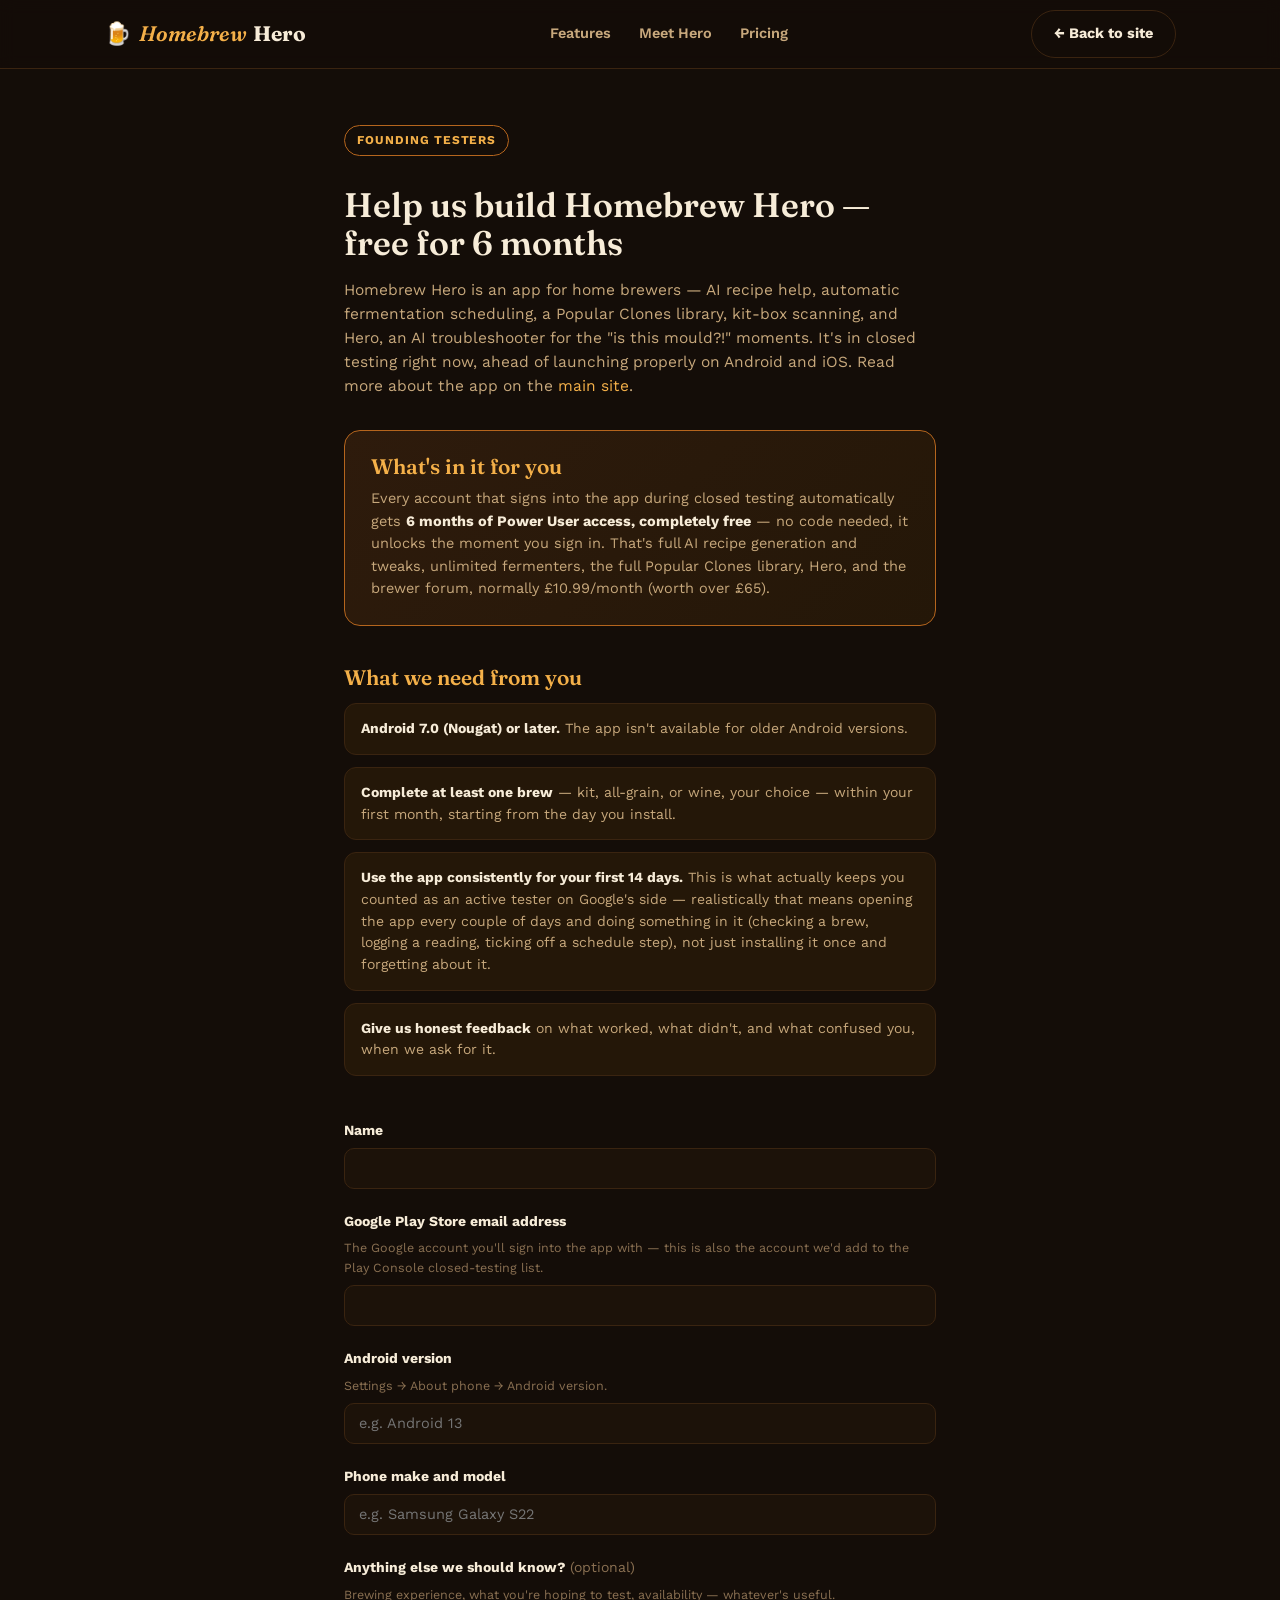
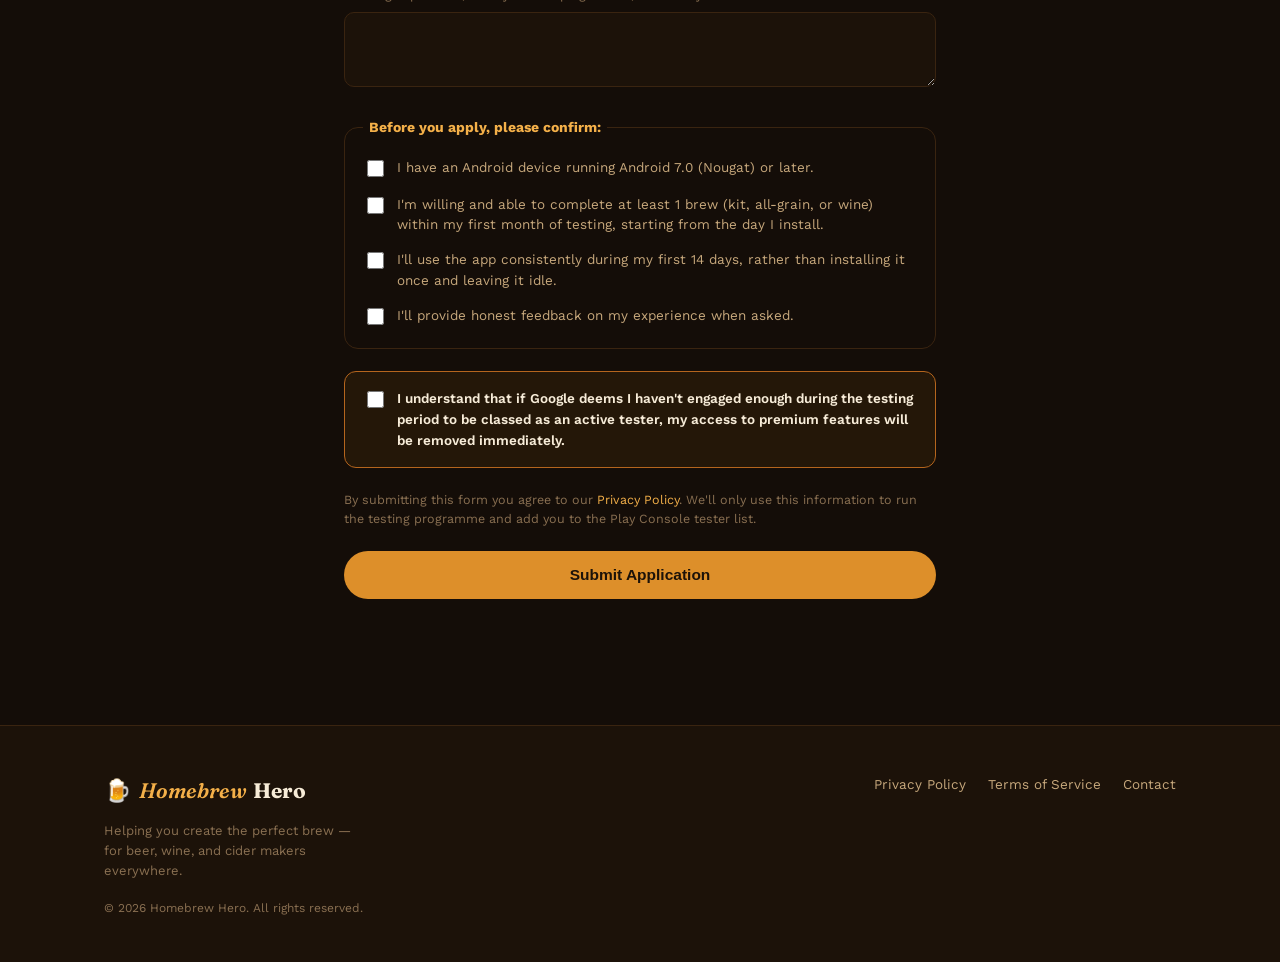
<file: become-a-tester.html>
<!doctype html>
<html lang="en">
<head>
<meta charset="utf-8">
<script>if(location.hostname==="immmahh-sketch.github.io"){location.replace("https://homebrewhero.app"+location.pathname.replace(/^\/homebrew-hero/,"")+location.search+location.hash);}</script>
<meta name="viewport" content="width=device-width, initial-scale=1">
<title>Become a Tester — Homebrew Hero</title>
<meta name="description" content="Apply to be a founding tester for Homebrew Hero and get 6 months of Power User access free.">
<link rel="preconnect" href="https://fonts.googleapis.com">
<link rel="preconnect" href="https://fonts.gstatic.com" crossorigin>
<link href="https://fonts.googleapis.com/css2?family=Fraunces:ital,wght@0,500;0,600;0,700;1,500;1,600&family=Work+Sans:wght@400;500;600;700&display=swap" rel="stylesheet">
<link rel="stylesheet" href="styles.css">
<link rel="icon" href="data:image/svg+xml,<svg xmlns=%22http://www.w3.org/2000/svg%22 viewBox=%220 0 100 100%22><text y=%22.9em%22 font-size=%2290%22>🍺</text></svg>">
</head>
<body>

<header class="site">
  <div class="wrap">
    <a href="index.html" class="logo">
      <span class="mug">🍺</span>
      <span><span class="word-home">Homebrew</span> <span class="word-hero">Hero</span></span>
    </a>
    <nav class="primary">
      <a href="index.html#features">Features</a>
      <a href="index.html#hero-ai">Meet Hero</a>
      <a href="index.html#pricing">Pricing</a>
    </nav>
    <a href="index.html" class="btn btn-outline">← Back to site</a>
  </div>
</header>

<div class="tester-doc">
  <span class="eyebrow">Founding Testers</span>
  <h1>Help us build Homebrew Hero — free for 6 months</h1>
  <p class="lead">
    Homebrew Hero is an app for home brewers — AI recipe help, automatic fermentation scheduling,
    a Popular Clones library, kit-box scanning, and Hero, an AI troubleshooter for the "is this mould?!"
    moments. It's in closed testing right now, ahead of launching properly on Android and iOS.
    Read more about the app on the <a href="index.html">main site</a>.
  </p>

  <div class="perk-card">
    <h2>What's in it for you</h2>
    <p>
      Every account that signs into the app during closed testing automatically gets
      <strong>6 months of Power User access, completely free</strong> — no code needed, it unlocks
      the moment you sign in. That's full AI recipe generation and tweaks, unlimited fermenters, the
      full Popular Clones library, Hero, and the brewer forum, normally £10.99/month (worth over £65).
    </p>
  </div>

  <h2>What we need from you</h2>
  <ul class="reqs">
    <li><strong>Android 7.0 (Nougat) or later.</strong> The app isn't available for older Android versions.</li>
    <li><strong>Complete at least one brew</strong> — kit, all-grain, or wine, your choice — within your first month, starting from the day you install.</li>
    <li>
      <strong>Use the app consistently for your first 14 days.</strong> This is what actually keeps you
      counted as an active tester on Google's side — realistically that means opening the app every couple
      of days and doing something in it (checking a brew, logging a reading, ticking off a schedule step),
      not just installing it once and forgetting about it.
    </li>
    <li><strong>Give us honest feedback</strong> on what worked, what didn't, and what confused you, when we ask for it.</li>
  </ul>

  <form id="tester-form" class="tester-form">
    <div class="field">
      <label for="name">Name</label>
      <input type="text" id="name" name="name" required autocomplete="name">
    </div>

    <div class="field">
      <label for="email">Google Play Store email address</label>
      <p class="hint">The Google account you'll sign into the app with — this is also the account we'd add to the Play Console closed-testing list.</p>
      <input type="email" id="email" name="email" required autocomplete="email">
    </div>

    <div class="field">
      <label for="androidVersion">Android version</label>
      <p class="hint">Settings → About phone → Android version.</p>
      <input type="text" id="androidVersion" name="androidVersion" placeholder="e.g. Android 13" required>
    </div>

    <div class="field">
      <label for="phoneModel">Phone make and model</label>
      <input type="text" id="phoneModel" name="phoneModel" placeholder="e.g. Samsung Galaxy S22" required>
    </div>

    <div class="field">
      <label for="notes">Anything else we should know? <span class="optional">(optional)</span></label>
      <p class="hint">Brewing experience, what you're hoping to test, availability — whatever's useful.</p>
      <textarea id="notes" name="notes" rows="3"></textarea>
    </div>

    <fieldset class="agree-block">
      <legend>Before you apply, please confirm:</legend>

      <label class="check-row">
        <input type="checkbox" name="agreedAndroidVersion" required>
        <span>I have an Android device running Android 7.0 (Nougat) or later.</span>
      </label>

      <label class="check-row">
        <input type="checkbox" name="agreedOneBrew" required>
        <span>I'm willing and able to complete at least 1 brew (kit, all-grain, or wine) within my first month of testing, starting from the day I install.</span>
      </label>

      <label class="check-row">
        <input type="checkbox" name="agreedActive14Days" required>
        <span>I'll use the app consistently during my first 14 days, rather than installing it once and leaving it idle.</span>
      </label>

      <label class="check-row">
        <input type="checkbox" name="agreedFeedback" required>
        <span>I'll provide honest feedback on my experience when asked.</span>
      </label>
    </fieldset>

    <div class="final-notice">
      <label class="check-row">
        <input type="checkbox" name="agreedRemovalIfInactive" required>
        <span>I understand that if Google deems I haven't engaged enough during the testing period to be classed as an active tester, my access to premium features will be removed immediately.</span>
      </label>
    </div>

    <p class="privacy-note">
      By submitting this form you agree to our <a href="privacy.html">Privacy Policy</a>. We'll only use
      this information to run the testing programme and add you to the Play Console tester list.
    </p>

    <button type="submit" class="btn btn-amber submit-btn" id="submit-btn">Submit Application</button>
    <p id="form-status" class="form-status" role="status"></p>
  </form>
</div>

<footer class="site">
  <div class="wrap">
    <div>
      <a href="index.html" class="logo" style="margin-bottom:10px;">
        <span class="mug">🍺</span>
        <span><span class="word-home">Homebrew</span> <span class="word-hero">Hero</span></span>
      </a>
      <p style="color:var(--text-faint); font-size:13px; max-width:32ch;">Helping you create the perfect brew — for beer, wine, and cider makers everywhere.</p>
      <p class="copyright">© 2026 Homebrew Hero. All rights reserved.</p>
    </div>
    <div class="foot-links">
      <a href="privacy.html">Privacy Policy</a>
      <a href="terms.html">Terms of Service</a>
      <a href="mailto:info@homebrewhero.app">Contact</a>
    </div>
  </div>
</footer>

<script>
  const SUPABASE_URL = 'https://qrihcvanmkdsaojuhasm.supabase.co';
  const SUPABASE_ANON_KEY = 'sb_publishable_tFB-sh1Zh7lk0StvG9aGdw_v6LCEyck';

  const form = document.getElementById('tester-form');
  const statusEl = document.getElementById('form-status');
  const submitBtn = document.getElementById('submit-btn');

  form.addEventListener('submit', async (e) => {
    e.preventDefault();
    statusEl.textContent = '';
    statusEl.className = 'form-status';
    submitBtn.disabled = true;
    submitBtn.textContent = 'Submitting…';

    const fd = new FormData(form);
    const payload = {
      name: String(fd.get('name') || '').trim(),
      play_store_email: String(fd.get('email') || '').trim().toLowerCase(),
      android_version: String(fd.get('androidVersion') || '').trim(),
      phone_make_model: String(fd.get('phoneModel') || '').trim(),
      additional_notes: String(fd.get('notes') || '').trim() || null,
      agreed_android_version: fd.get('agreedAndroidVersion') === 'on',
      agreed_one_brew: fd.get('agreedOneBrew') === 'on',
      agreed_active_14_days: fd.get('agreedActive14Days') === 'on',
      agreed_feedback: fd.get('agreedFeedback') === 'on',
      agreed_removal_if_inactive: fd.get('agreedRemovalIfInactive') === 'on',
    };

    try {
      const res = await fetch(`${SUPABASE_URL}/rest/v1/tester_applications`, {
        method: 'POST',
        headers: {
          'apikey': SUPABASE_ANON_KEY,
          'Authorization': `Bearer ${SUPABASE_ANON_KEY}`,
          'Content-Type': 'application/json',
          'Prefer': 'return=minimal',
        },
        body: JSON.stringify(payload),
      });
      if (!res.ok) {
        const text = await res.text().catch(() => '');
        throw new Error(text || `Request failed (${res.status})`);
      }
      form.hidden = true;
      statusEl.textContent = "Thanks! Your application is in — we'll be in touch by email if you're selected.";
      statusEl.className = 'form-status success';
      statusEl.hidden = false;
    } catch (err) {
      statusEl.textContent = "Something went wrong submitting your application. Please try again, or email info@homebrewhero.app directly.";
      statusEl.className = 'form-status error';
      submitBtn.disabled = false;
      submitBtn.textContent = 'Submit Application';
    }
  });
</script>

<script>(function(){var u="https://qrihcvanmkdsaojuhasm.supabase.co/functions/v1/track-visit";var d=JSON.stringify({path:location.pathname,referrer:document.referrer||null});if(navigator.sendBeacon){navigator.sendBeacon(u,new Blob([d],{type:"application/json"}));}else{fetch(u,{method:"POST",headers:{"Content-Type":"application/json"},body:d,keepalive:true}).catch(function(){});}})();</script>
</body>
</html>
</file>
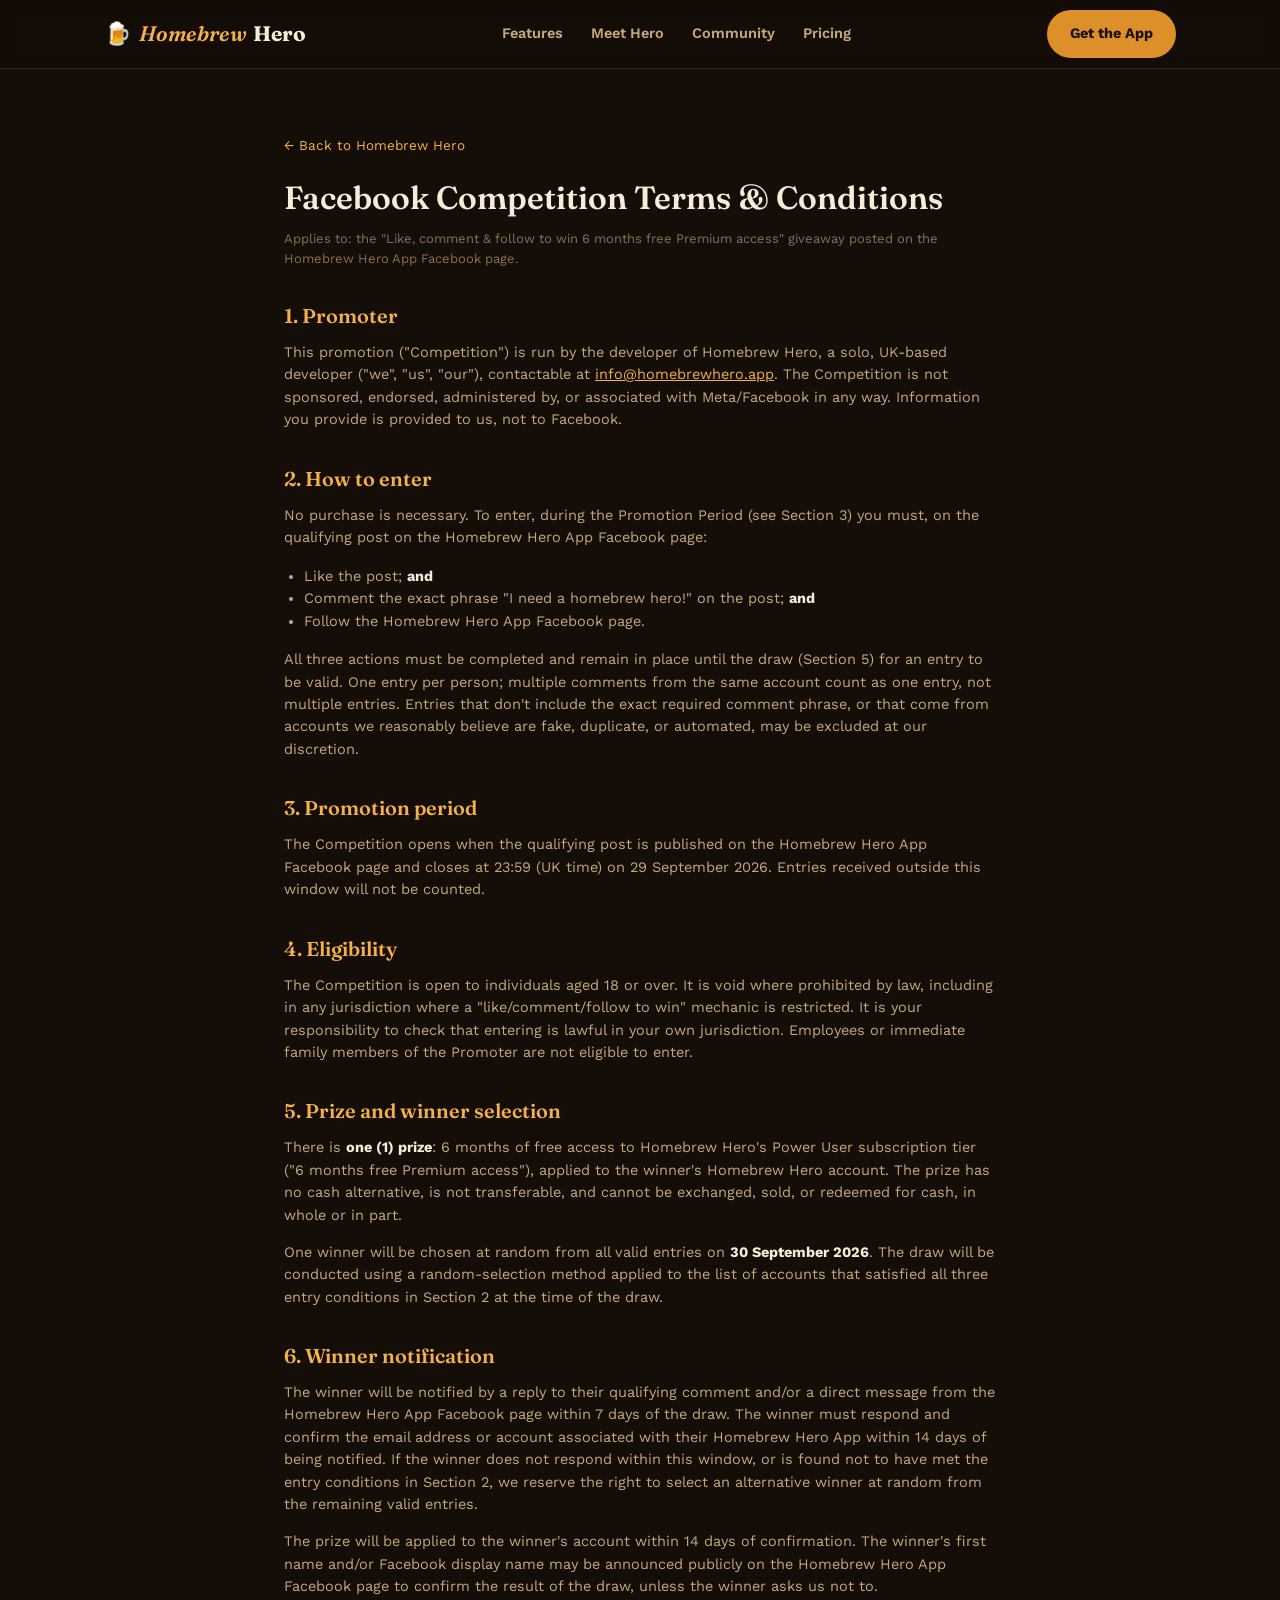
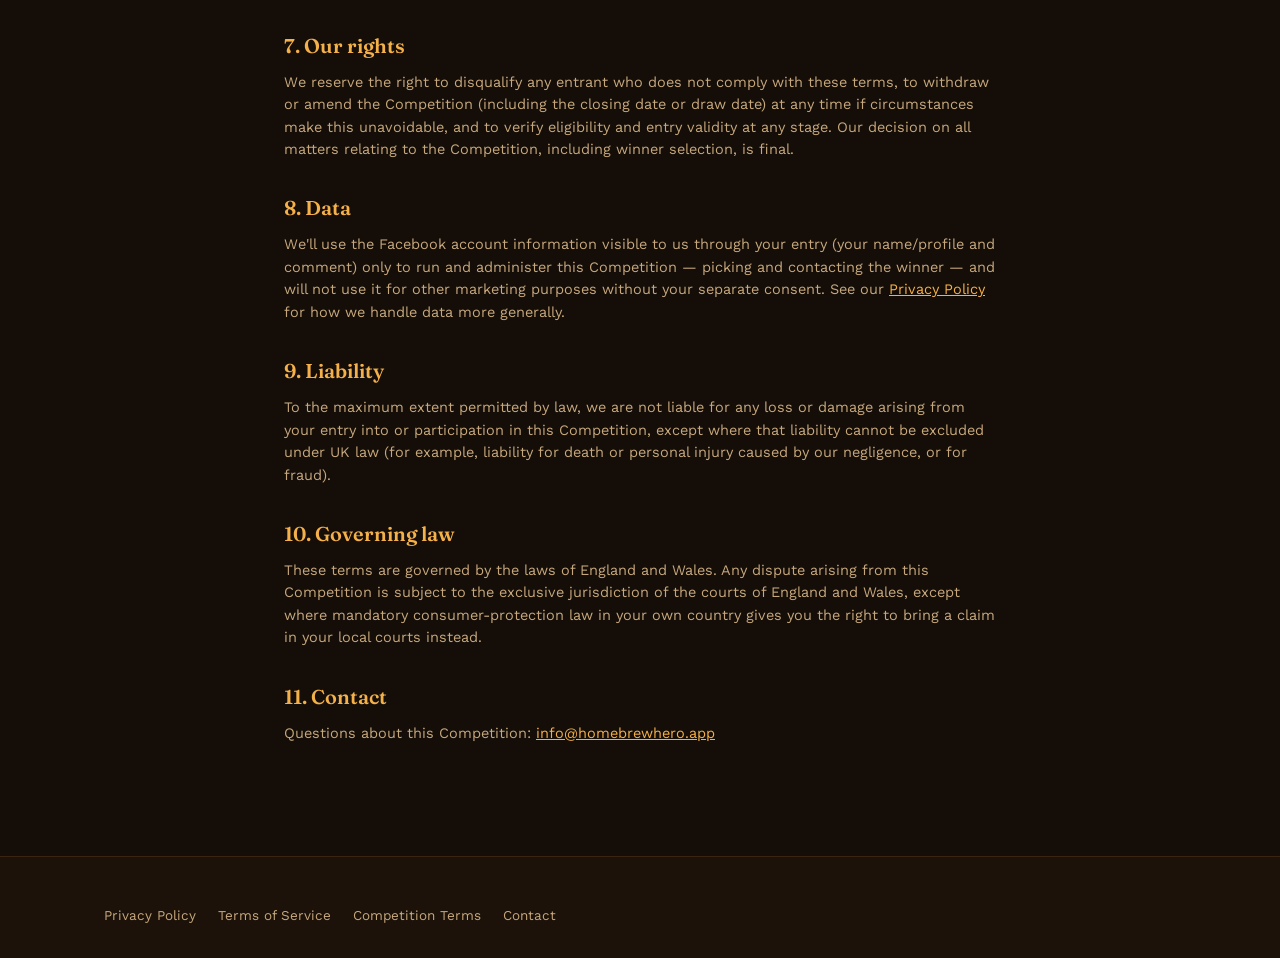
<file: competition-terms.html>
<!doctype html>
<html lang="en">
<head>
<meta charset="utf-8">
<script>if(location.hostname==="immmahh-sketch.github.io"){location.replace("https://homebrewhero.app"+location.pathname.replace(/^\/homebrew-hero/,"")+location.search+location.hash);}</script>
<meta name="viewport" content="width=device-width, initial-scale=1">
<title>Facebook Competition Terms — Homebrew Hero</title>
<link rel="preconnect" href="https://fonts.googleapis.com">
<link rel="preconnect" href="https://fonts.gstatic.com" crossorigin>
<link href="https://fonts.googleapis.com/css2?family=Fraunces:ital,wght@0,500;0,600;0,700;1,500;1,600&family=Work+Sans:wght@400;500;600;700&display=swap" rel="stylesheet">
<link rel="stylesheet" href="styles.css">
<link rel="icon" href="data:image/svg+xml,<svg xmlns=%22http://www.w3.org/2000/svg%22 viewBox=%220 0 100 100%22><text y=%22.9em%22 font-size=%2290%22>🍺</text></svg>">
</head>
<body>

<header class="site">
  <div class="wrap">
    <a href="index.html" class="logo">
      <span class="mug">🍺</span>
      <span><span class="word-home">Homebrew</span> <span class="word-hero">Hero</span></span>
    </a>
    <nav class="primary">
      <a href="index.html#features">Features</a>
      <a href="index.html#hero-ai">Meet Hero</a>
      <a href="index.html#community">Community</a>
      <a href="index.html#pricing">Pricing</a>
    </nav>
    <a href="index.html#get-app" class="btn btn-amber">Get the App</a>
  </div>
</header>

<main class="legal-doc">
  <a href="index.html" class="back">← Back to Homebrew Hero</a>
  <h1>Facebook Competition Terms &amp; Conditions</h1>
  <p class="effective">Applies to: the "Like, comment &amp; follow to win 6 months free Premium access" giveaway posted on the Homebrew Hero App Facebook page.</p>

  <h2>1. Promoter</h2>
  <p>This promotion ("Competition") is run by the developer of Homebrew Hero, a solo, UK-based developer ("we", "us", "our"), contactable at <a href="mailto:info@homebrewhero.app" style="color:var(--amber-light);">info@homebrewhero.app</a>. The Competition is not sponsored, endorsed, administered by, or associated with Meta/Facebook in any way. Information you provide is provided to us, not to Facebook.</p>

  <h2>2. How to enter</h2>
  <p>No purchase is necessary. To enter, during the Promotion Period (see Section 3) you must, on the qualifying post on the Homebrew Hero App Facebook page:</p>
  <ul>
    <li>Like the post; <strong>and</strong></li>
    <li>Comment the exact phrase "I need a homebrew hero!" on the post; <strong>and</strong></li>
    <li>Follow the Homebrew Hero App Facebook page.</li>
  </ul>
  <p>All three actions must be completed and remain in place until the draw (Section 5) for an entry to be valid. One entry per person; multiple comments from the same account count as one entry, not multiple entries. Entries that don't include the exact required comment phrase, or that come from accounts we reasonably believe are fake, duplicate, or automated, may be excluded at our discretion.</p>

  <h2>3. Promotion period</h2>
  <p>The Competition opens when the qualifying post is published on the Homebrew Hero App Facebook page and closes at 23:59 (UK time) on 29 September 2026. Entries received outside this window will not be counted.</p>

  <h2>4. Eligibility</h2>
  <p>The Competition is open to individuals aged 18 or over. It is void where prohibited by law, including in any jurisdiction where a "like/comment/follow to win" mechanic is restricted. It is your responsibility to check that entering is lawful in your own jurisdiction. Employees or immediate family members of the Promoter are not eligible to enter.</p>

  <h2>5. Prize and winner selection</h2>
  <p>There is <strong>one (1) prize</strong>: 6 months of free access to Homebrew Hero's Power User subscription tier ("6 months free Premium access"), applied to the winner's Homebrew Hero account. The prize has no cash alternative, is not transferable, and cannot be exchanged, sold, or redeemed for cash, in whole or in part.</p>
  <p>One winner will be chosen at random from all valid entries on <strong>30 September 2026</strong>. The draw will be conducted using a random-selection method applied to the list of accounts that satisfied all three entry conditions in Section 2 at the time of the draw.</p>

  <h2>6. Winner notification</h2>
  <p>The winner will be notified by a reply to their qualifying comment and/or a direct message from the Homebrew Hero App Facebook page within 7 days of the draw. The winner must respond and confirm the email address or account associated with their Homebrew Hero App within 14 days of being notified. If the winner does not respond within this window, or is found not to have met the entry conditions in Section 2, we reserve the right to select an alternative winner at random from the remaining valid entries.</p>
  <p>The prize will be applied to the winner's account within 14 days of confirmation. The winner's first name and/or Facebook display name may be announced publicly on the Homebrew Hero App Facebook page to confirm the result of the draw, unless the winner asks us not to.</p>

  <h2>7. Our rights</h2>
  <p>We reserve the right to disqualify any entrant who does not comply with these terms, to withdraw or amend the Competition (including the closing date or draw date) at any time if circumstances make this unavoidable, and to verify eligibility and entry validity at any stage. Our decision on all matters relating to the Competition, including winner selection, is final.</p>

  <h2>8. Data</h2>
  <p>We'll use the Facebook account information visible to us through your entry (your name/profile and comment) only to run and administer this Competition — picking and contacting the winner — and will not use it for other marketing purposes without your separate consent. See our <a href="privacy.html" style="color:var(--amber-light);">Privacy Policy</a> for how we handle data more generally.</p>

  <h2>9. Liability</h2>
  <p>To the maximum extent permitted by law, we are not liable for any loss or damage arising from your entry into or participation in this Competition, except where that liability cannot be excluded under UK law (for example, liability for death or personal injury caused by our negligence, or for fraud).</p>

  <h2>10. Governing law</h2>
  <p>These terms are governed by the laws of England and Wales. Any dispute arising from this Competition is subject to the exclusive jurisdiction of the courts of England and Wales, except where mandatory consumer-protection law in your own country gives you the right to bring a claim in your local courts instead.</p>

  <h2>11. Contact</h2>
  <p>Questions about this Competition: <a href="mailto:info@homebrewhero.app" style="color:var(--amber-light);">info@homebrewhero.app</a></p>
</main>

<footer class="site">
  <div class="wrap">
    <div class="foot-links">
      <a href="privacy.html">Privacy Policy</a>
      <a href="terms.html">Terms of Service</a>
      <a href="competition-terms.html">Competition Terms</a>
      <a href="mailto:info@homebrewhero.app">Contact</a>
    </div>
  </div>
</footer>

<script>(function(){var u="https://qrihcvanmkdsaojuhasm.supabase.co/functions/v1/track-visit";var d=JSON.stringify({path:location.pathname,referrer:document.referrer||null});if(navigator.sendBeacon){navigator.sendBeacon(u,new Blob([d],{type:"application/json"}));}else{fetch(u,{method:"POST",headers:{"Content-Type":"application/json"},body:d,keepalive:true}).catch(function(){});}})();</script>
</body>
</html>
</file>
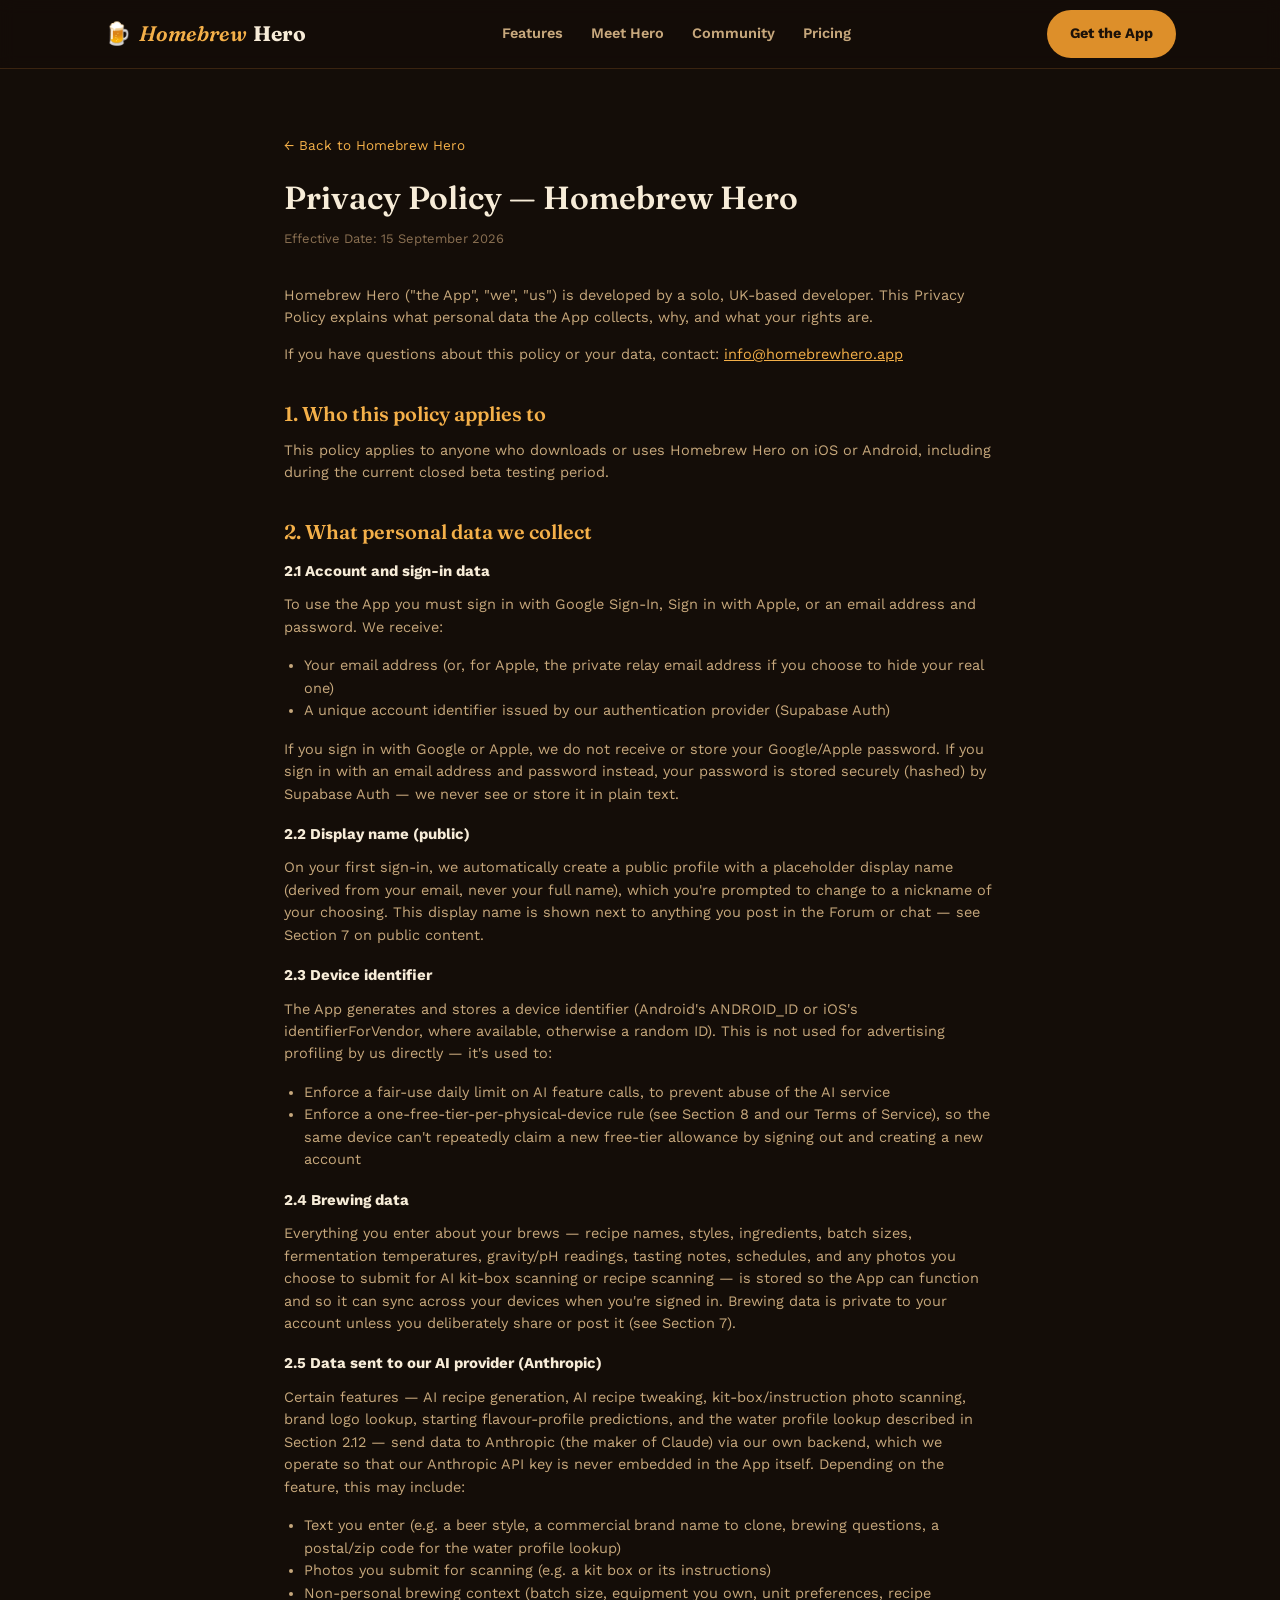
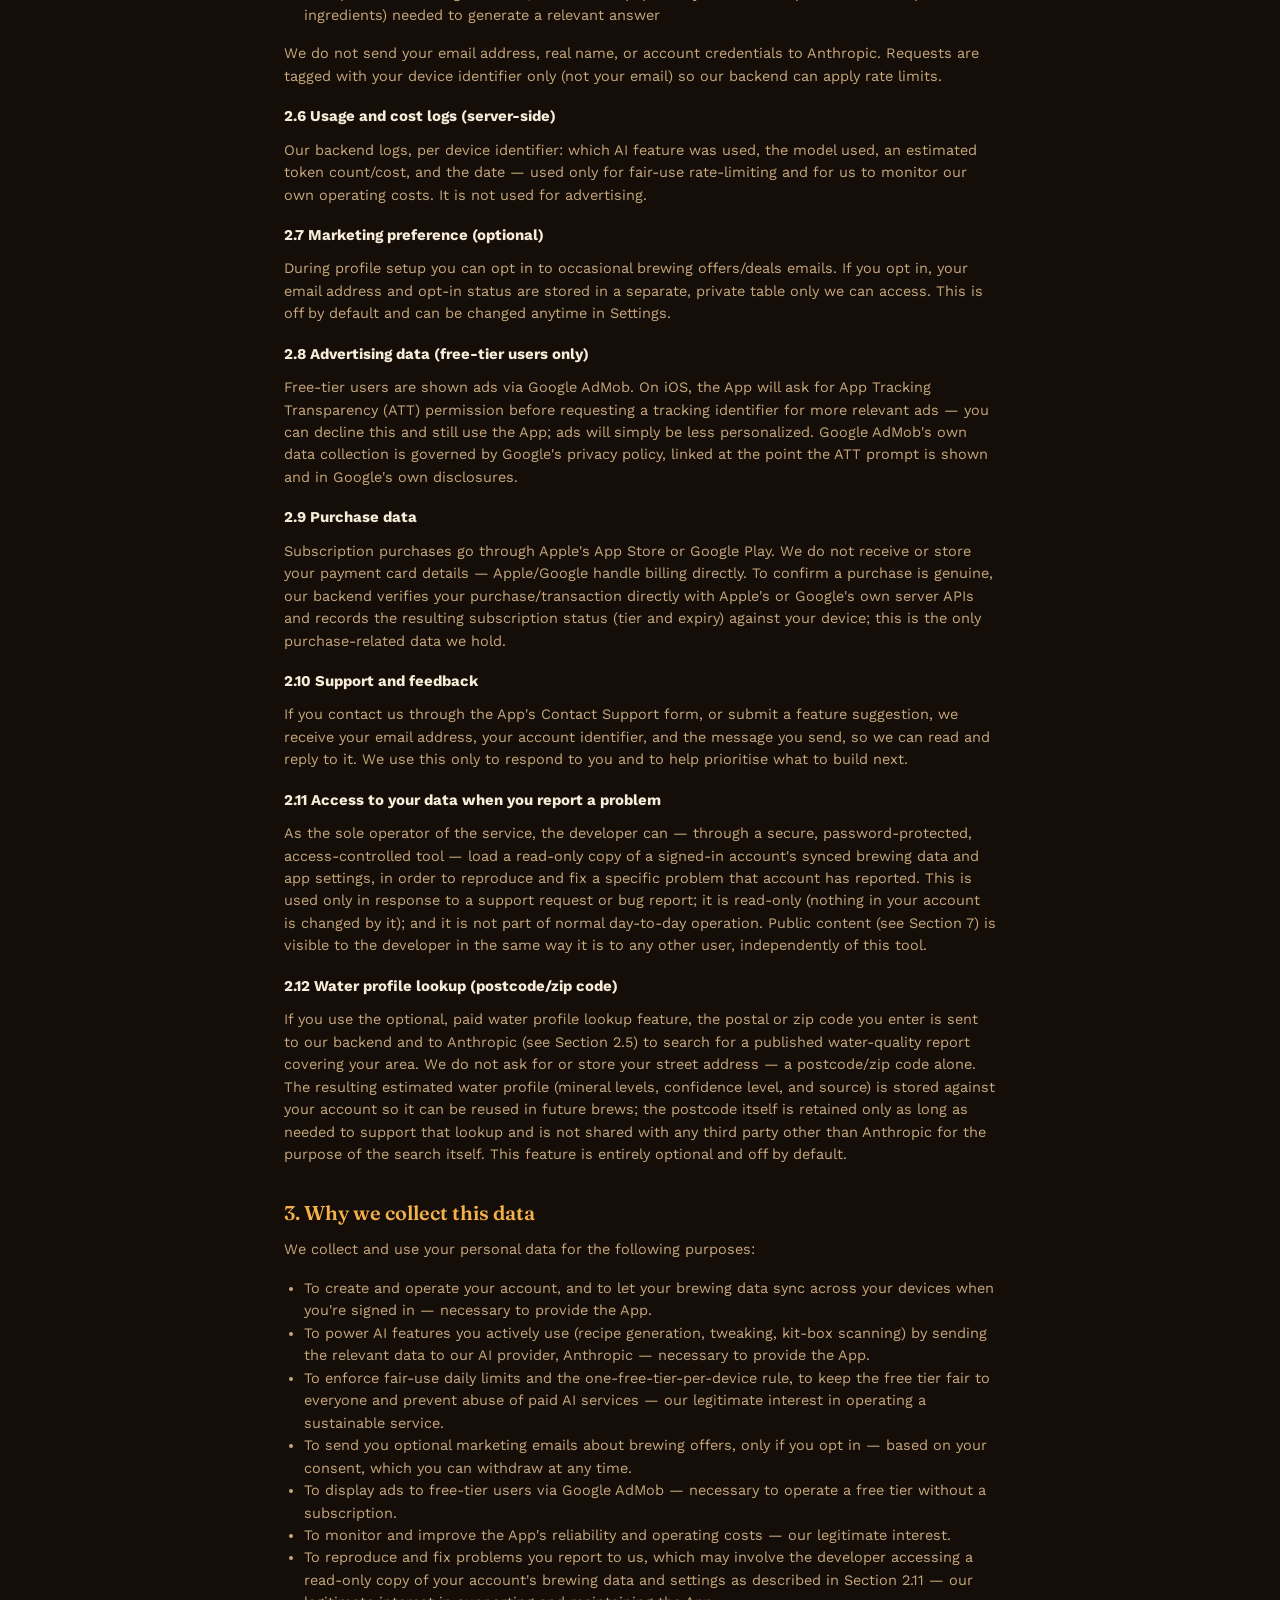
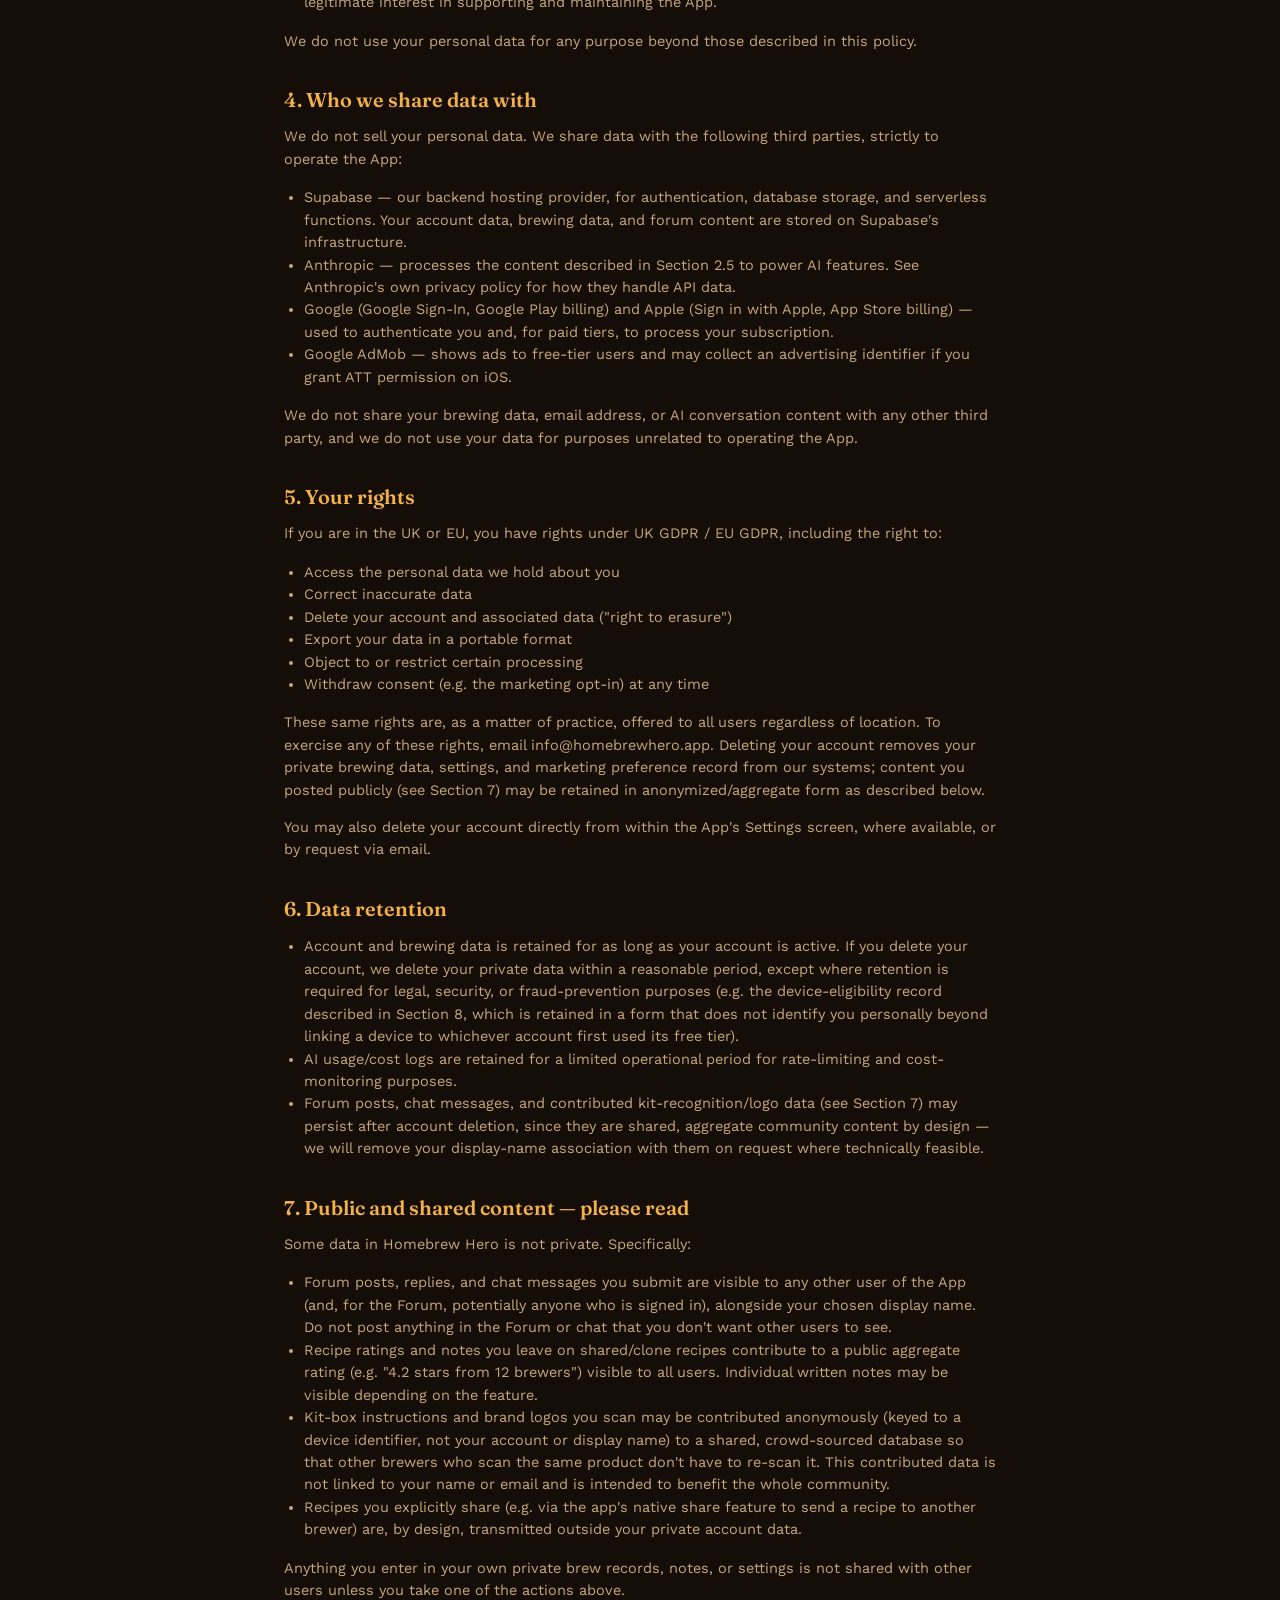
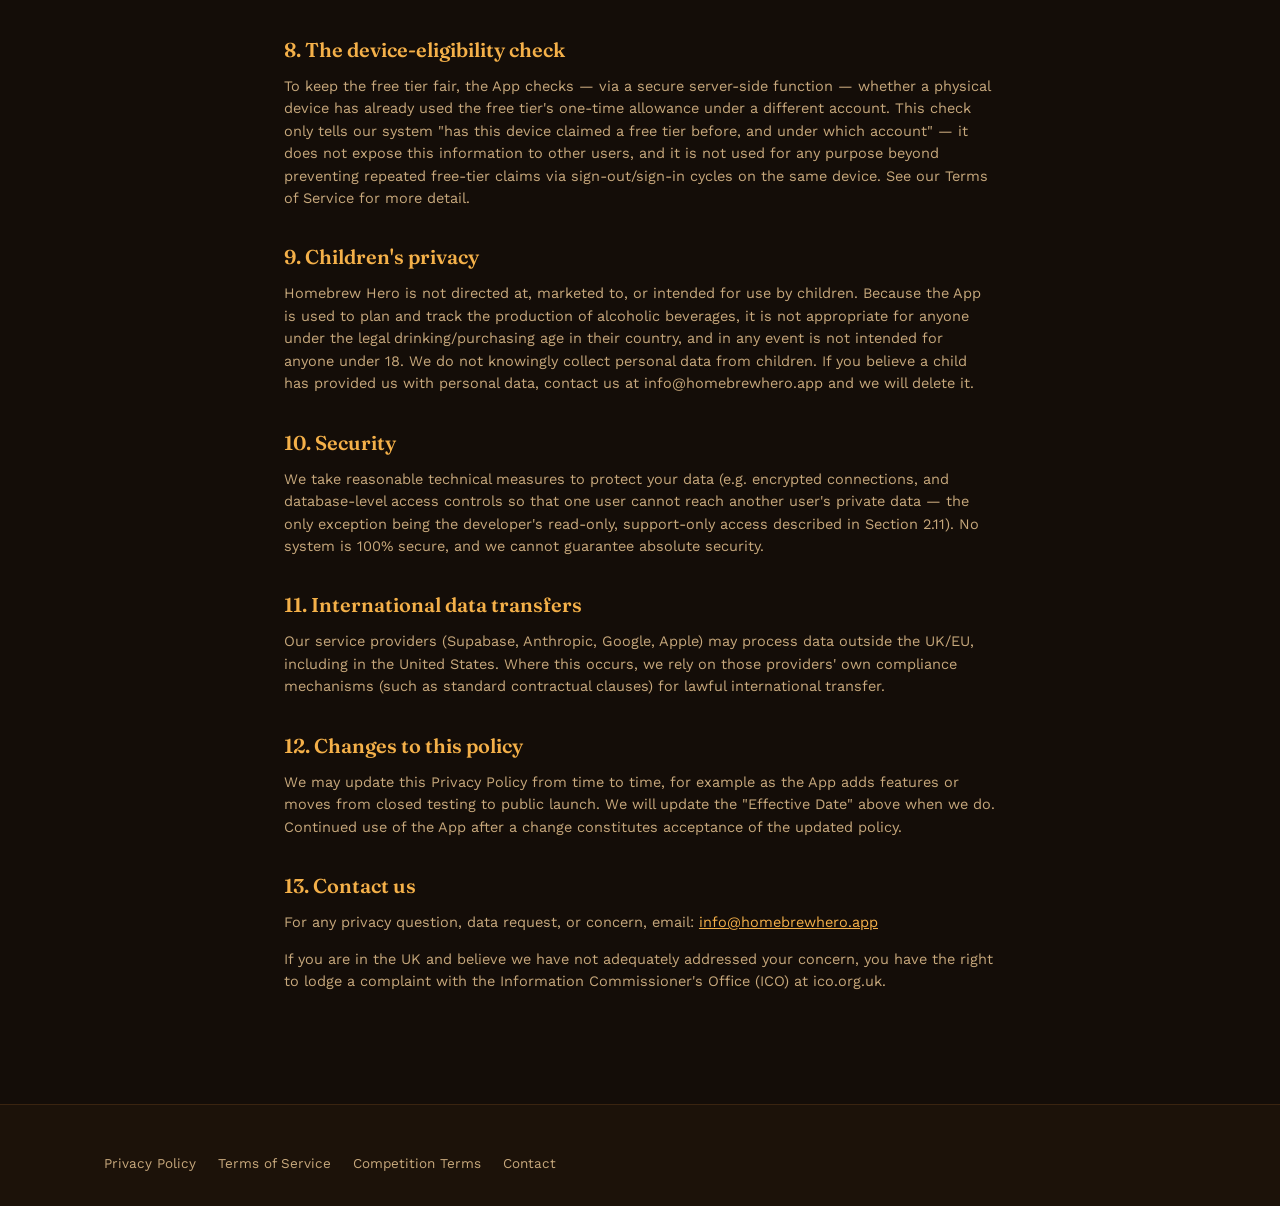
<file: privacy.html>
<!doctype html>
<html lang="en">
<head>
<meta charset="utf-8">
<script>if(location.hostname==="immmahh-sketch.github.io"){location.replace("https://homebrewhero.app"+location.pathname.replace(/^\/homebrew-hero/,"")+location.search+location.hash);}</script>
<meta name="viewport" content="width=device-width, initial-scale=1">
<title>Privacy Policy — Homebrew Hero</title>
<link rel="preconnect" href="https://fonts.googleapis.com">
<link rel="preconnect" href="https://fonts.gstatic.com" crossorigin>
<link href="https://fonts.googleapis.com/css2?family=Fraunces:ital,wght@0,500;0,600;0,700;1,500;1,600&family=Work+Sans:wght@400;500;600;700&display=swap" rel="stylesheet">
<link rel="stylesheet" href="styles.css">
<link rel="icon" href="data:image/svg+xml,<svg xmlns=%22http://www.w3.org/2000/svg%22 viewBox=%220 0 100 100%22><text y=%22.9em%22 font-size=%2290%22>🍺</text></svg>">
</head>
<body>

<header class="site">
  <div class="wrap">
    <a href="index.html" class="logo">
      <span class="mug">🍺</span>
      <span><span class="word-home">Homebrew</span> <span class="word-hero">Hero</span></span>
    </a>
    <nav class="primary">
      <a href="index.html#features">Features</a>
      <a href="index.html#hero-ai">Meet Hero</a>
      <a href="index.html#community">Community</a>
      <a href="index.html#pricing">Pricing</a>
    </nav>
    <a href="index.html#get-app" class="btn btn-amber">Get the App</a>
  </div>
</header>

<main class="legal-doc">
  <a href="index.html" class="back">← Back to Homebrew Hero</a>
  <h1>Privacy Policy — Homebrew Hero</h1>
  <p class="effective">Effective Date: 15 September 2026</p>
  <p>Homebrew Hero ("the App", "we", "us") is developed by a solo, UK-based developer. This Privacy Policy explains what personal data the App collects, why, and what your rights are.</p>

  <p>If you have questions about this policy or your data, contact: <a href="mailto:info@homebrewhero.app" style="color:var(--amber-light);">info@homebrewhero.app</a></p>
  <h2>1. Who this policy applies to</h2>
<p>This policy applies to anyone who downloads or uses Homebrew Hero on iOS or Android, including during the current closed beta testing period.</p>
<h2>2. What personal data we collect</h2>
<h3>2.1 Account and sign-in data</h3>
<p>To use the App you must sign in with Google Sign-In, Sign in with Apple, or an email address and password. We receive:</p>
<ul>
<li>Your email address (or, for Apple, the private relay email address if you choose to hide your real one)</li>
<li>A unique account identifier issued by our authentication provider (Supabase Auth)</li>
</ul>
<p>If you sign in with Google or Apple, we do not receive or store your Google/Apple password. If you sign in with an email address and password instead, your password is stored securely (hashed) by Supabase Auth &mdash; we never see or store it in plain text.</p>
<h3>2.2 Display name (public)</h3>
<p>On your first sign-in, we automatically create a public profile with a placeholder display name (derived from your email, never your full name), which you're prompted to change to a nickname of your choosing. This display name is shown next to anything you post in the Forum or chat &mdash; see Section 7 on public content.</p>
<h3>2.3 Device identifier</h3>
<p>The App generates and stores a device identifier (Android's ANDROID_ID or iOS's identifierForVendor, where available, otherwise a random ID). This is not used for advertising profiling by us directly &mdash; it's used to:</p>
<ul>
<li>Enforce a fair-use daily limit on AI feature calls, to prevent abuse of the AI service</li>
<li>Enforce a one-free-tier-per-physical-device rule (see Section 8 and our Terms of Service), so the same device can't repeatedly claim a new free-tier allowance by signing out and creating a new account</li>
</ul>
<h3>2.4 Brewing data</h3>
<p>Everything you enter about your brews &mdash; recipe names, styles, ingredients, batch sizes, fermentation temperatures, gravity/pH readings, tasting notes, schedules, and any photos you choose to submit for AI kit-box scanning or recipe scanning &mdash; is stored so the App can function and so it can sync across your devices when you're signed in. Brewing data is private to your account unless you deliberately share or post it (see Section 7).</p>
<h3>2.5 Data sent to our AI provider (Anthropic)</h3>
<p>Certain features &mdash; AI recipe generation, AI recipe tweaking, kit-box/instruction photo scanning, brand logo lookup, starting flavour-profile predictions, and the water profile lookup described in Section 2.12 &mdash; send data to Anthropic (the maker of Claude) via our own backend, which we operate so that our Anthropic API key is never embedded in the App itself. Depending on the feature, this may include:</p>
<ul>
<li>Text you enter (e.g. a beer style, a commercial brand name to clone, brewing questions, a postal/zip code for the water profile lookup)</li>
<li>Photos you submit for scanning (e.g. a kit box or its instructions)</li>
<li>Non-personal brewing context (batch size, equipment you own, unit preferences, recipe ingredients) needed to generate a relevant answer</li>
</ul>
<p>We do not send your email address, real name, or account credentials to Anthropic. Requests are tagged with your device identifier only (not your email) so our backend can apply rate limits.</p>
<h3>2.6 Usage and cost logs (server-side)</h3>
<p>Our backend logs, per device identifier: which AI feature was used, the model used, an estimated token count/cost, and the date &mdash; used only for fair-use rate-limiting and for us to monitor our own operating costs. It is not used for advertising.</p>
<h3>2.7 Marketing preference (optional)</h3>
<p>During profile setup you can opt in to occasional brewing offers/deals emails. If you opt in, your email address and opt-in status are stored in a separate, private table only we can access. This is off by default and can be changed anytime in Settings.</p>
<h3>2.8 Advertising data (free-tier users only)</h3>
<p>Free-tier users are shown ads via Google AdMob. On iOS, the App will ask for App Tracking Transparency (ATT) permission before requesting a tracking identifier for more relevant ads &mdash; you can decline this and still use the App; ads will simply be less personalized. Google AdMob's own data collection is governed by Google's privacy policy, linked at the point the ATT prompt is shown and in Google's own disclosures.</p>
<h3>2.9 Purchase data</h3>
<p>Subscription purchases go through Apple's App Store or Google Play. We do not receive or store your payment card details &mdash; Apple/Google handle billing directly. To confirm a purchase is genuine, our backend verifies your purchase/transaction directly with Apple's or Google's own server APIs and records the resulting subscription status (tier and expiry) against your device; this is the only purchase-related data we hold.</p>
<h3>2.10 Support and feedback</h3>
<p>If you contact us through the App's Contact Support form, or submit a feature suggestion, we receive your email address, your account identifier, and the message you send, so we can read and reply to it. We use this only to respond to you and to help prioritise what to build next.</p>
<h3>2.11 Access to your data when you report a problem</h3>
<p>As the sole operator of the service, the developer can &mdash; through a secure, password-protected, access-controlled tool &mdash; load a read-only copy of a signed-in account's synced brewing data and app settings, in order to reproduce and fix a specific problem that account has reported. This is used only in response to a support request or bug report; it is read-only (nothing in your account is changed by it); and it is not part of normal day-to-day operation. Public content (see Section 7) is visible to the developer in the same way it is to any other user, independently of this tool.</p>
<h3>2.12 Water profile lookup (postcode/zip code)</h3>
<p>If you use the optional, paid water profile lookup feature, the postal or zip code you enter is sent to our backend and to Anthropic (see Section 2.5) to search for a published water-quality report covering your area. We do not ask for or store your street address &mdash; a postcode/zip code alone. The resulting estimated water profile (mineral levels, confidence level, and source) is stored against your account so it can be reused in future brews; the postcode itself is retained only as long as needed to support that lookup and is not shared with any third party other than Anthropic for the purpose of the search itself. This feature is entirely optional and off by default.</p>
<h2>3. Why we collect this data</h2>
<p>We collect and use your personal data for the following purposes:</p>
<ul>
<li>To create and operate your account, and to let your brewing data sync across your devices when you're signed in &mdash; necessary to provide the App.</li>
<li>To power AI features you actively use (recipe generation, tweaking, kit-box scanning) by sending the relevant data to our AI provider, Anthropic &mdash; necessary to provide the App.</li>
<li>To enforce fair-use daily limits and the one-free-tier-per-device rule, to keep the free tier fair to everyone and prevent abuse of paid AI services &mdash; our legitimate interest in operating a sustainable service.</li>
<li>To send you optional marketing emails about brewing offers, only if you opt in &mdash; based on your consent, which you can withdraw at any time.</li>
<li>To display ads to free-tier users via Google AdMob &mdash; necessary to operate a free tier without a subscription.</li>
<li>To monitor and improve the App's reliability and operating costs &mdash; our legitimate interest.</li>
<li>To reproduce and fix problems you report to us, which may involve the developer accessing a read-only copy of your account's brewing data and settings as described in Section 2.11 &mdash; our legitimate interest in supporting and maintaining the App.</li>
</ul>
<p>We do not use your personal data for any purpose beyond those described in this policy.</p>
<h2>4. Who we share data with</h2>
<p>We do not sell your personal data. We share data with the following third parties, strictly to operate the App:</p>
<ul>
<li>Supabase &mdash; our backend hosting provider, for authentication, database storage, and serverless functions. Your account data, brewing data, and forum content are stored on Supabase's infrastructure.</li>
<li>Anthropic &mdash; processes the content described in Section 2.5 to power AI features. See Anthropic's own privacy policy for how they handle API data.</li>
<li>Google (Google Sign-In, Google Play billing) and Apple (Sign in with Apple, App Store billing) &mdash; used to authenticate you and, for paid tiers, to process your subscription.</li>
<li>Google AdMob &mdash; shows ads to free-tier users and may collect an advertising identifier if you grant ATT permission on iOS.</li>
</ul>
<p>We do not share your brewing data, email address, or AI conversation content with any other third party, and we do not use your data for purposes unrelated to operating the App.</p>
<h2>5. Your rights</h2>
<p>If you are in the UK or EU, you have rights under UK GDPR / EU GDPR, including the right to:</p>
<ul>
<li>Access the personal data we hold about you</li>
<li>Correct inaccurate data</li>
<li>Delete your account and associated data ("right to erasure")</li>
<li>Export your data in a portable format</li>
<li>Object to or restrict certain processing</li>
<li>Withdraw consent (e.g. the marketing opt-in) at any time</li>
</ul>
<p>These same rights are, as a matter of practice, offered to all users regardless of location. To exercise any of these rights, email info@homebrewhero.app. Deleting your account removes your private brewing data, settings, and marketing preference record from our systems; content you posted publicly (see Section 7) may be retained in anonymized/aggregate form as described below.</p>
<p>You may also delete your account directly from within the App's Settings screen, where available, or by request via email.</p>
<h2>6. Data retention</h2>
<ul>
<li>Account and brewing data is retained for as long as your account is active. If you delete your account, we delete your private data within a reasonable period, except where retention is required for legal, security, or fraud-prevention purposes (e.g. the device-eligibility record described in Section 8, which is retained in a form that does not identify you personally beyond linking a device to whichever account first used its free tier).</li>
<li>AI usage/cost logs are retained for a limited operational period for rate-limiting and cost-monitoring purposes.</li>
<li>Forum posts, chat messages, and contributed kit-recognition/logo data (see Section 7) may persist after account deletion, since they are shared, aggregate community content by design &mdash; we will remove your display-name association with them on request where technically feasible.</li>
</ul>
<h2>7. Public and shared content &mdash; please read</h2>
<p>Some data in Homebrew Hero is not private. Specifically:</p>
<ul>
<li>Forum posts, replies, and chat messages you submit are visible to any other user of the App (and, for the Forum, potentially anyone who is signed in), alongside your chosen display name. Do not post anything in the Forum or chat that you don't want other users to see.</li>
<li>Recipe ratings and notes you leave on shared/clone recipes contribute to a public aggregate rating (e.g. "4.2 stars from 12 brewers") visible to all users. Individual written notes may be visible depending on the feature.</li>
<li>Kit-box instructions and brand logos you scan may be contributed anonymously (keyed to a device identifier, not your account or display name) to a shared, crowd-sourced database so that other brewers who scan the same product don't have to re-scan it. This contributed data is not linked to your name or email and is intended to benefit the whole community.</li>
<li>Recipes you explicitly share (e.g. via the app's native share feature to send a recipe to another brewer) are, by design, transmitted outside your private account data.</li>
</ul>
<p>Anything you enter in your own private brew records, notes, or settings is not shared with other users unless you take one of the actions above.</p>
<h2>8. The device-eligibility check</h2>
<p>To keep the free tier fair, the App checks &mdash; via a secure server-side function &mdash; whether a physical device has already used the free tier's one-time allowance under a different account. This check only tells our system "has this device claimed a free tier before, and under which account" &mdash; it does not expose this information to other users, and it is not used for any purpose beyond preventing repeated free-tier claims via sign-out/sign-in cycles on the same device. See our Terms of Service for more detail.</p>
<h2>9. Children's privacy</h2>
<p>Homebrew Hero is not directed at, marketed to, or intended for use by children. Because the App is used to plan and track the production of alcoholic beverages, it is not appropriate for anyone under the legal drinking/purchasing age in their country, and in any event is not intended for anyone under 18. We do not knowingly collect personal data from children. If you believe a child has provided us with personal data, contact us at info@homebrewhero.app and we will delete it.</p>
<h2>10. Security</h2>
<p>We take reasonable technical measures to protect your data (e.g. encrypted connections, and database-level access controls so that one user cannot reach another user's private data &mdash; the only exception being the developer's read-only, support-only access described in Section 2.11). No system is 100% secure, and we cannot guarantee absolute security.</p>
<h2>11. International data transfers</h2>
<p>Our service providers (Supabase, Anthropic, Google, Apple) may process data outside the UK/EU, including in the United States. Where this occurs, we rely on those providers' own compliance mechanisms (such as standard contractual clauses) for lawful international transfer.</p>
<h2>12. Changes to this policy</h2>
<p>We may update this Privacy Policy from time to time, for example as the App adds features or moves from closed testing to public launch. We will update the "Effective Date" above when we do. Continued use of the App after a change constitutes acceptance of the updated policy.</p>
<h2>13. Contact us</h2>
<p>For any privacy question, data request, or concern, email: <a href="mailto:info@homebrewhero.app" style="color:var(--amber-light);">info@homebrewhero.app</a></p>
<p>If you are in the UK and believe we have not adequately addressed your concern, you have the right to lodge a complaint with the Information Commissioner's Office (ICO) at ico.org.uk.</p>
</main>

<footer class="site">
  <div class="wrap">
    <div class="foot-links">
      <a href="privacy.html">Privacy Policy</a>
      <a href="terms.html">Terms of Service</a>
      <a href="competition-terms.html">Competition Terms</a>
      <a href="mailto:info@homebrewhero.app">Contact</a>
    </div>
  </div>
</footer>

<script>(function(){var u="https://qrihcvanmkdsaojuhasm.supabase.co/functions/v1/track-visit";var d=JSON.stringify({path:location.pathname,referrer:document.referrer||null});if(navigator.sendBeacon){navigator.sendBeacon(u,new Blob([d],{type:"application/json"}));}else{fetch(u,{method:"POST",headers:{"Content-Type":"application/json"},body:d,keepalive:true}).catch(function(){});}})();</script>
</body>
</html>
</file>
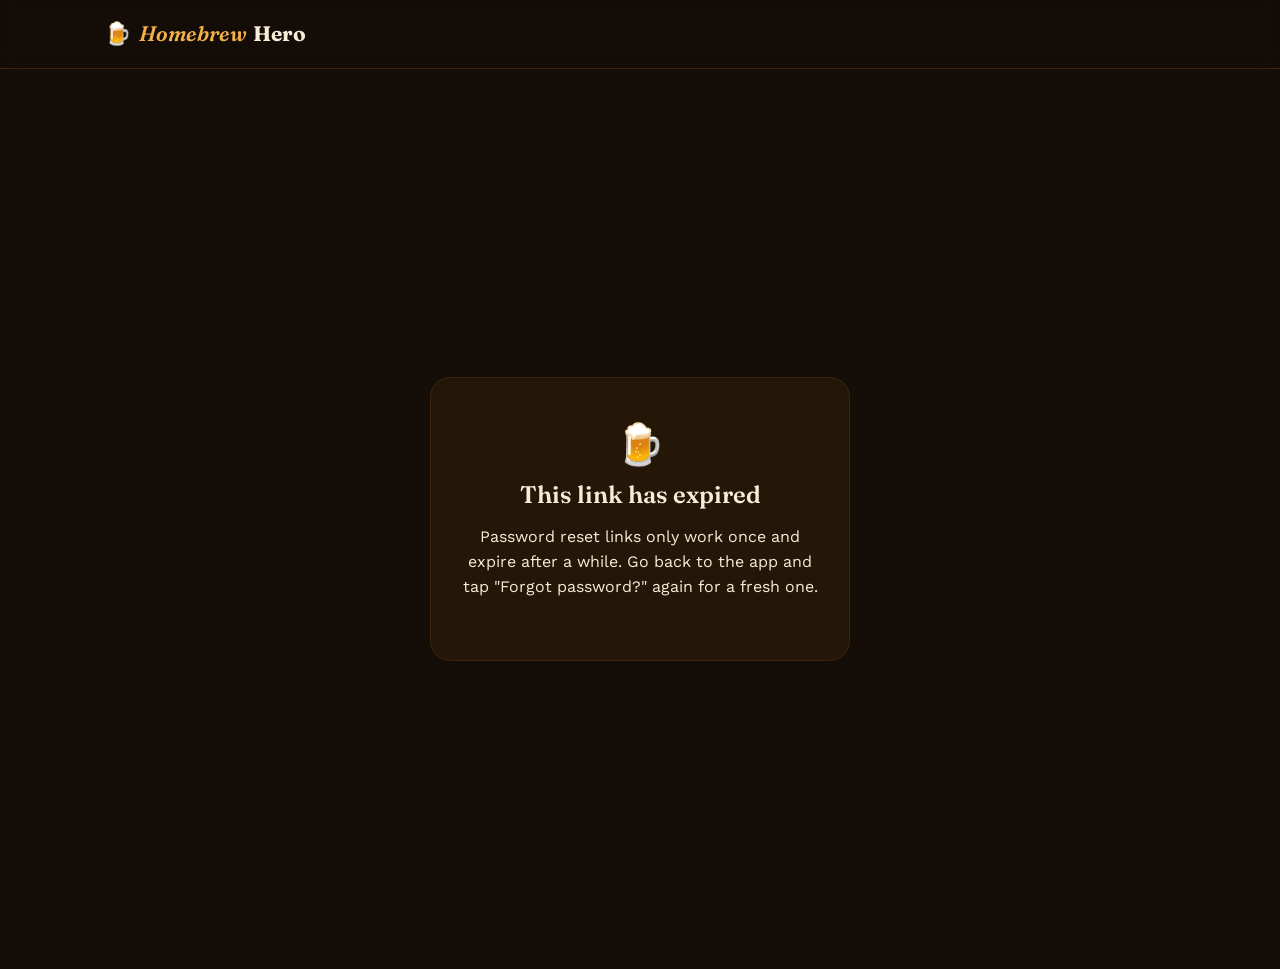
<file: reset-password.html>
<!doctype html>
<html lang="en">
<head>
<meta charset="utf-8">
<script>if(location.hostname==="immmahh-sketch.github.io"){location.replace("https://homebrewhero.app"+location.pathname.replace(/^\/homebrew-hero/,"")+location.search+location.hash);}</script>
<meta name="viewport" content="width=device-width, initial-scale=1">
<title>Reset Your Password — Homebrew Hero</title>
<meta name="robots" content="noindex">
<link rel="preconnect" href="https://fonts.googleapis.com">
<link rel="preconnect" href="https://fonts.gstatic.com" crossorigin>
<link href="https://fonts.googleapis.com/css2?family=Fraunces:ital,wght@0,500;0,600;0,700;1,500;1,600&family=Work+Sans:wght@400;500;600;700&display=swap" rel="stylesheet">
<link rel="stylesheet" href="styles.css">
<link rel="icon" href="data:image/svg+xml,<svg xmlns=%22http://www.w3.org/2000/svg%22 viewBox=%220 0 100 100%22><text y=%22.9em%22 font-size=%2290%22>🍺</text></svg>">
<style>
  .reset-wrap { min-height: 100vh; display: flex; align-items: center; justify-content: center; padding: 24px; }
  .reset-card { max-width: 420px; width: 100%; background: var(--card); border: 1px solid var(--border); border-radius: 20px; padding: 36px 28px; }
  .reset-mug { font-size: 40px; margin-bottom: 6px; text-align: center; }
  .reset-card h1 { font-size: 24px; margin: 0 0 10px; text-align: center; }
  .reset-card .lead { text-align: center; margin-bottom: 24px; }
  .spinner { width: 22px; height: 22px; border-radius: 50%; border: 3px solid var(--border); border-top-color: var(--amber); margin: 0 auto 18px; animation: spin 0.8s linear infinite; }
  @keyframes spin { to { transform: rotate(360deg); } }
</style>
</head>
<body>

<header class="site">
  <div class="wrap">
    <a href="index.html" class="logo">
      <span class="mug">🍺</span>
      <span><span class="word-home">Homebrew</span> <span class="word-hero">Hero</span></span>
    </a>
  </div>
</header>

<div class="reset-wrap">
  <div class="reset-card" id="card">
    <div class="spinner"></div>
    <p class="lead" style="text-align:center;">Checking your reset link…</p>
  </div>
</div>

<script>
(function () {
  var SUPABASE_URL = 'https://qrihcvanmkdsaojuhasm.supabase.co';
  var SUPABASE_ANON_KEY = 'sb_publishable_tFB-sh1Zh7lk0StvG9aGdw_v6LCEyck';
  var card = document.getElementById('card');

  // Supabase's default (implicit) recovery flow appends the session as a URL
  // fragment, not a query string — #access_token=...&type=recovery&...
  var hashParams = new URLSearchParams(location.hash.replace(/^#/, ''));
  var accessToken = hashParams.get('access_token');
  var type = hashParams.get('type');

  function renderInvalid() {
    card.innerHTML =
      '<div class="reset-mug">🍺</div>' +
      '<h1>This link has expired</h1>' +
      '<p class="lead">Password reset links only work once and expire after a while. Go back to the app and tap "Forgot password?" again for a fresh one.</p>';
  }

  function renderForm() {
    card.innerHTML =
      '<div class="reset-mug">🍺</div>' +
      '<h1>Choose a new password</h1>' +
      '<p class="lead">Pick something you\'ll remember, then head back to the app and sign in with it.</p>' +
      '<form id="reset-form" class="tester-form">' +
      '<div class="field">' +
      '<label for="password">New password</label>' +
      '<input type="password" id="password" name="password" autocomplete="new-password" minlength="6" required>' +
      '</div>' +
      '<div class="field">' +
      '<label for="password2">Confirm new password</label>' +
      '<input type="password" id="password2" name="password2" autocomplete="new-password" minlength="6" required>' +
      '</div>' +
      '<button type="submit" class="btn btn-amber submit-btn" id="submit-btn">Set New Password</button>' +
      '<p id="form-status" class="form-status" role="status" hidden></p>' +
      '</form>';

    var form = document.getElementById('reset-form');
    var statusEl = document.getElementById('form-status');
    var submitBtn = document.getElementById('submit-btn');

    form.addEventListener('submit', function (e) {
      e.preventDefault();
      var password = document.getElementById('password').value;
      var password2 = document.getElementById('password2').value;
      statusEl.hidden = true;

      if (password.length < 6) {
        statusEl.textContent = 'Password must be at least 6 characters.';
        statusEl.className = 'form-status error';
        statusEl.hidden = false;
        return;
      }
      if (password !== password2) {
        statusEl.textContent = "Passwords don't match — try again.";
        statusEl.className = 'form-status error';
        statusEl.hidden = false;
        return;
      }

      submitBtn.disabled = true;
      submitBtn.textContent = 'Saving…';

      fetch(SUPABASE_URL + '/auth/v1/user', {
        method: 'PUT',
        headers: {
          'content-type': 'application/json',
          apikey: SUPABASE_ANON_KEY,
          authorization: 'Bearer ' + accessToken,
        },
        body: JSON.stringify({ password: password }),
      })
        .then(function (r) { return r.json().then(function (data) { return { ok: r.ok, data: data }; }); })
        .then(function (result) {
          if (!result.ok) throw new Error((result.data && result.data.msg) || 'Could not update password.');
          card.innerHTML =
            '<div class="reset-mug">🍺</div>' +
            '<h1>Password updated</h1>' +
            '<p class="lead">Head back to the Homebrew Hero app and sign in with your new password.</p>';
        })
        .catch(function (err) {
          statusEl.textContent = err.message || 'Something went wrong — try requesting a fresh link from the app.';
          statusEl.className = 'form-status error';
          statusEl.hidden = false;
          submitBtn.disabled = false;
          submitBtn.textContent = 'Set New Password';
        });
    });
  }

  if (!accessToken || type !== 'recovery') {
    renderInvalid();
  } else {
    renderForm();
  }
})();
</script>

<script>(function(){var u="https://qrihcvanmkdsaojuhasm.supabase.co/functions/v1/track-visit";var d=JSON.stringify({path:location.pathname,referrer:document.referrer||null});if(navigator.sendBeacon){navigator.sendBeacon(u,new Blob([d],{type:"application/json"}));}else{fetch(u,{method:"POST",headers:{"Content-Type":"application/json"},body:d,keepalive:true}).catch(function(){});}})();</script>
</body>
</html>
</file>
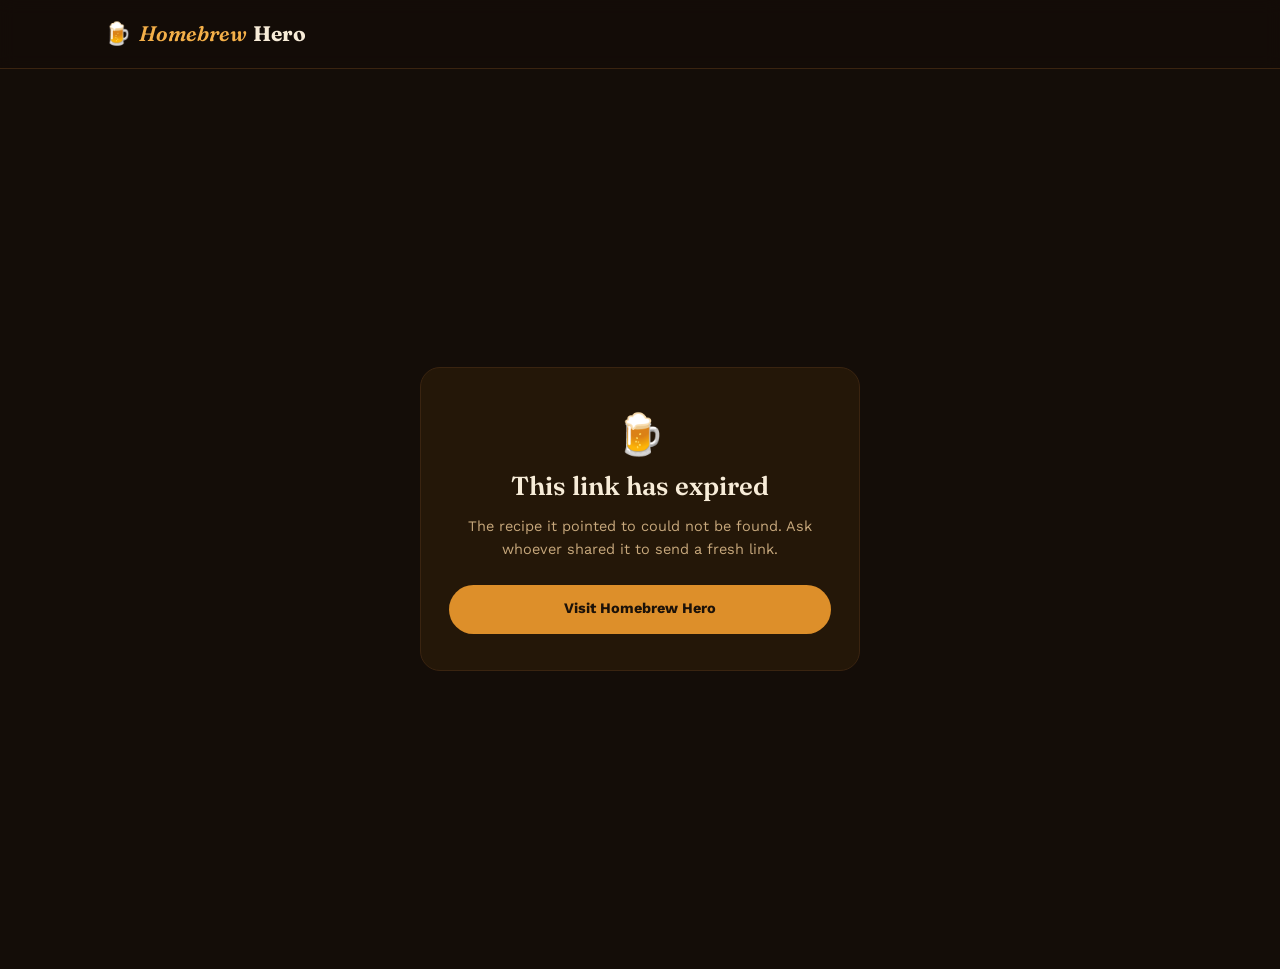
<file: s.html>
<!doctype html>
<html lang="en">
<head>
<meta charset="utf-8">
<meta name="viewport" content="width=device-width, initial-scale=1">
<title>A shared recipe — Homebrew Hero</title>
<meta name="robots" content="noindex">
<link rel="preconnect" href="https://fonts.googleapis.com">
<link rel="preconnect" href="https://fonts.gstatic.com" crossorigin>
<link href="https://fonts.googleapis.com/css2?family=Fraunces:ital,wght@0,500;0,600;0,700;1,500;1,600&family=Work+Sans:wght@400;500;600;700&display=swap" rel="stylesheet">
<link rel="stylesheet" href="styles.css">
<link rel="icon" href="data:image/svg+xml,<svg xmlns=%22http://www.w3.org/2000/svg%22 viewBox=%220 0 100 100%22><text y=%22.9em%22 font-size=%2290%22>🍺</text></svg>">
<style>
  .share-wrap { min-height: 100vh; display: flex; align-items: center; justify-content: center; padding: 24px; }
  .share-card { max-width: 440px; width: 100%; background: var(--card); border: 1px solid var(--border); border-radius: 20px; padding: 36px 28px; text-align: center; }
  .share-mug { font-size: 40px; margin-bottom: 6px; }
  .share-eyebrow { display: inline-block; font-size: 12px; letter-spacing: 0.08em; text-transform: uppercase; color: var(--text-faint); margin-bottom: 10px; }
  .share-name { font-size: 26px; margin-bottom: 6px; }
  .share-meta { color: var(--text-muted); font-size: 14.5px; margin-bottom: 24px; }
  .share-status { color: var(--text-faint); font-size: 14px; margin-bottom: 20px; }
  .share-badges { display: flex; flex-direction: column; gap: 10px; margin-top: 8px; }
  .spinner { width: 22px; height: 22px; border-radius: 50%; border: 3px solid var(--border); border-top-color: var(--amber); margin: 0 auto 18px; animation: spin 0.8s linear infinite; }
  @keyframes spin { to { transform: rotate(360deg); } }
</style>
</head>
<body>

<header class="site">
  <div class="wrap">
    <a href="index.html" class="logo">
      <span class="mug">🍺</span>
      <span><span class="word-home">Homebrew</span> <span class="word-hero">Hero</span></span>
    </a>
  </div>
</header>

<div class="share-wrap">
  <div class="share-card" id="card">
    <div class="spinner"></div>
    <p class="share-status">Loading the shared recipe…</p>
  </div>
</div>

<script>
(function () {
  const card = document.getElementById('card');
  const params = new URLSearchParams(location.search);
  const code = params.get('c');

  function renderError() {
    card.innerHTML =
      '<div class="share-mug">🍺</div>' +
      '<h1 class="share-name">This link has expired</h1>' +
      '<p class="share-meta">The recipe it pointed to could not be found. Ask whoever shared it to send a fresh link.</p>' +
      '<div class="share-badges">' +
      '<a href="index.html" class="btn btn-amber">Visit Homebrew Hero</a>' +
      '</div>';
  }

  function renderRecipe(payload) {
    const metaParts = [payload.style, payload.batchSizeLiters ? payload.batchSizeLiters + 'L' : null, payload.abv ? payload.abv + '% ABV' : null].filter(Boolean);
    card.innerHTML =
      '<div class="share-mug">🍺</div>' +
      '<span class="share-eyebrow">Shared recipe</span>' +
      '<h1 class="share-name">' + escapeHtml(payload.name || 'A brew recipe') + '</h1>' +
      '<p class="share-meta">' + escapeHtml(metaParts.join(' · ')) + '</p>' +
      '<p class="share-status" id="handoffStatus">Opening in Homebrew Hero…</p>' +
      '<div class="share-badges">' +
      '<a href="#" id="openAppBtn" class="btn btn-amber">Open in Homebrew Hero</a>' +
      '<a href="index.html#get-app" class="btn btn-outline">Don’t have the app? Get it here</a>' +
      '</div>';

    const deepLink = 'homebrewhero://recipe?data=' + encodeURIComponent(JSON.stringify(payload));
    document.getElementById('openAppBtn').addEventListener('click', function (e) {
      e.preventDefault();
      window.location.href = deepLink;
    });

    // Try the handoff automatically once — if the app is installed, the OS
    // hands off immediately and this tab never regains focus. If nothing
    // happens within a couple seconds, the app almost certainly isn't
    // installed, so swap the status line to point at the install button
    // instead of leaving "Opening…" up forever.
    window.location.href = deepLink;
    setTimeout(function () {
      const status = document.getElementById('handoffStatus');
      if (status) status.textContent = 'Don’t have the app installed yet? Grab it below.';
    }, 2000);
  }

  function escapeHtml(str) {
    const div = document.createElement('div');
    div.textContent = String(str == null ? '' : str);
    return div.innerHTML;
  }

  if (!code) {
    renderError();
  } else {
    fetch('https://qrihcvanmkdsaojuhasm.supabase.co/functions/v1/share-recipe', {
      method: 'POST',
      headers: { 'content-type': 'application/json' },
      body: JSON.stringify({ action: 'get', code: code }),
    })
      .then(function (r) { return r.json(); })
      .then(function (data) {
        if (data && data.payload) renderRecipe(data.payload);
        else renderError();
      })
      .catch(renderError);
  }
})();
</script>

<script>(function(){var u="https://qrihcvanmkdsaojuhasm.supabase.co/functions/v1/track-visit";var d=JSON.stringify({path:location.pathname,referrer:document.referrer||null});if(navigator.sendBeacon){navigator.sendBeacon(u,new Blob([d],{type:"application/json"}));}else{fetch(u,{method:"POST",headers:{"Content-Type":"application/json"},body:d,keepalive:true}).catch(function(){});}})();</script>
</body>
</html>
</file>
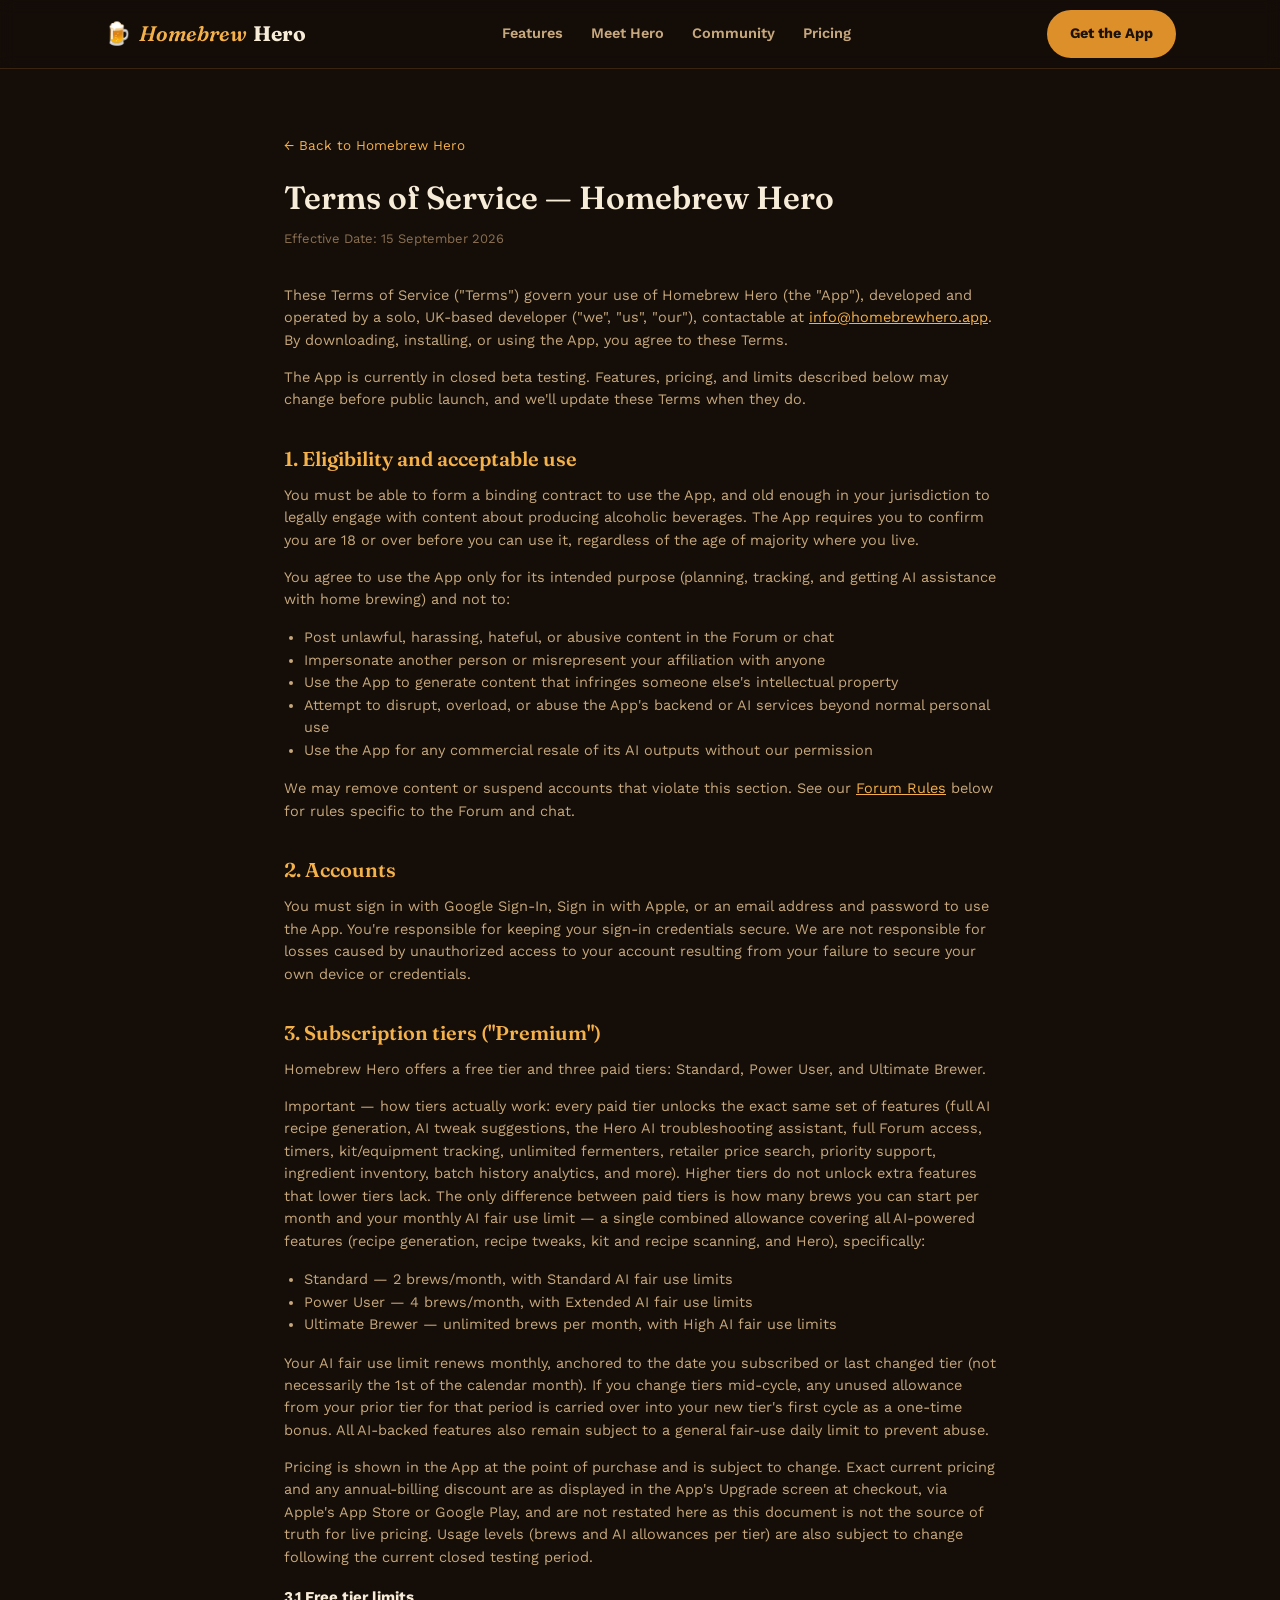
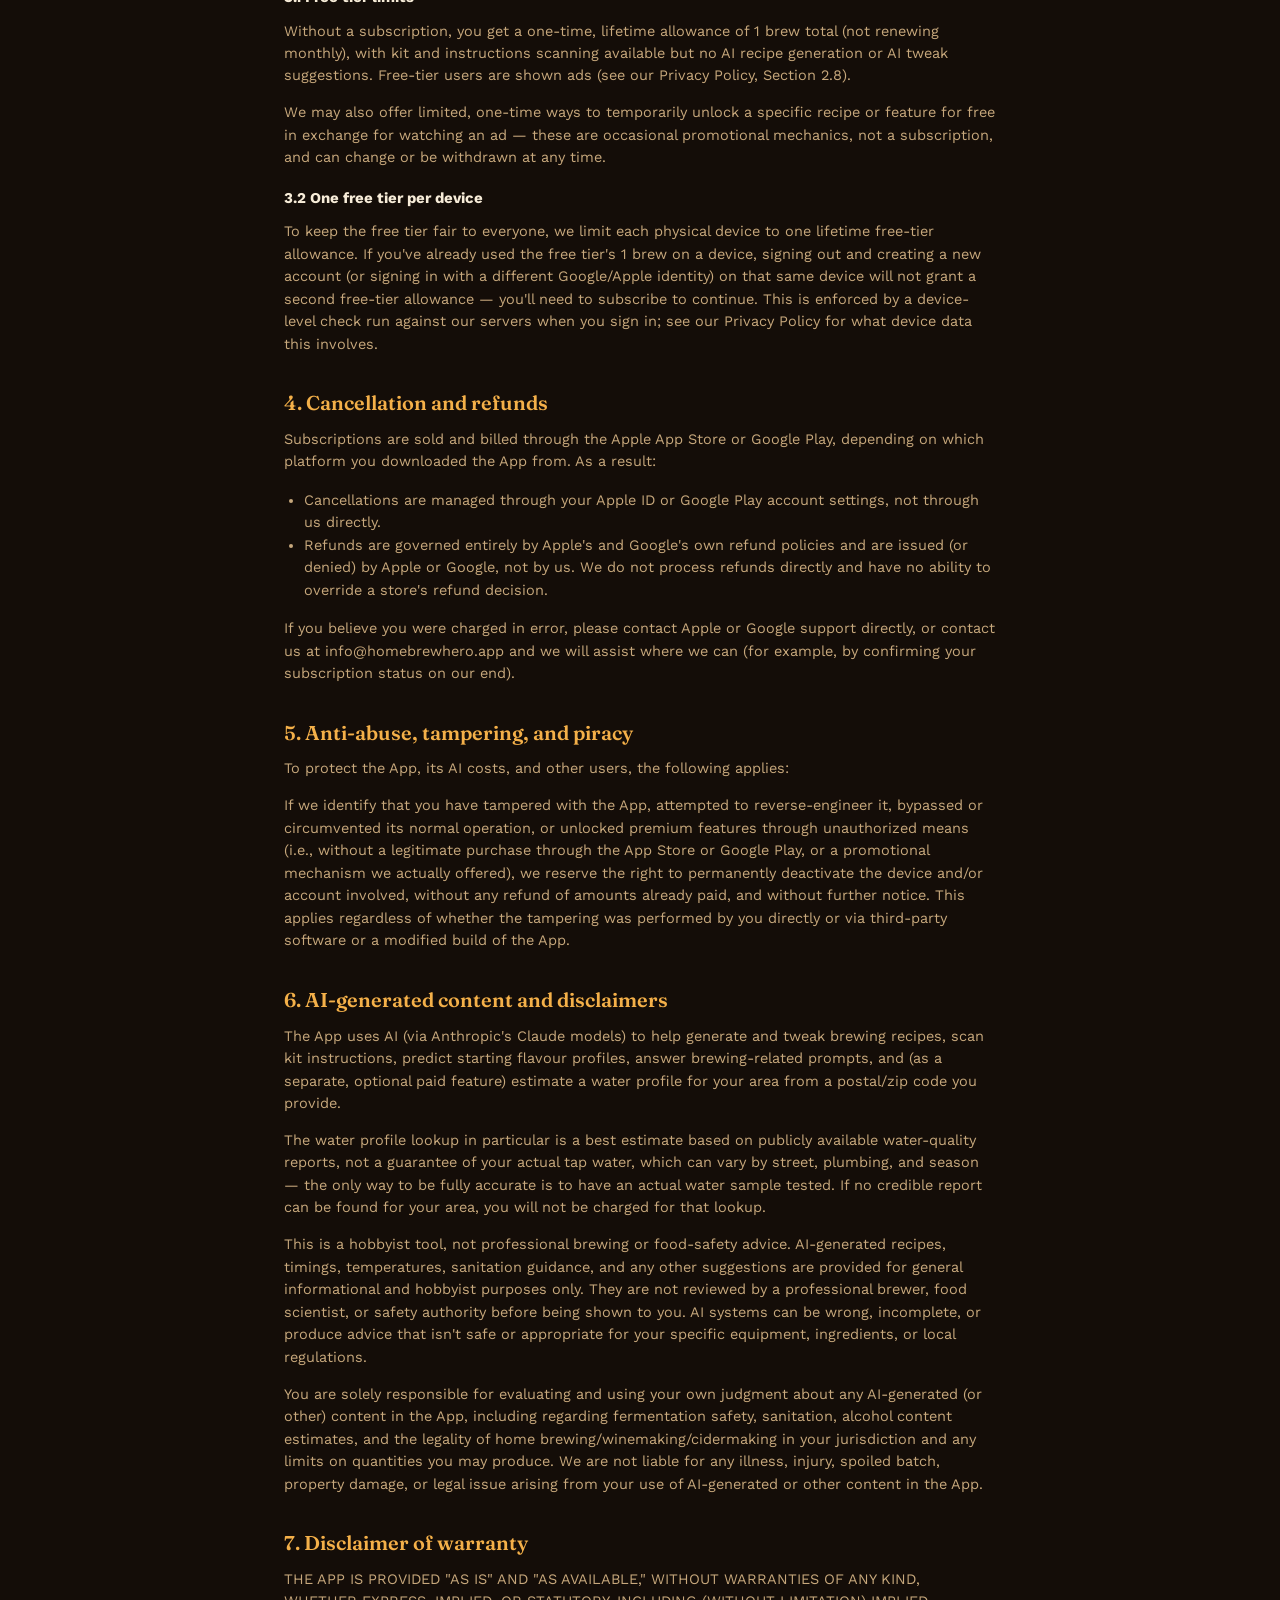
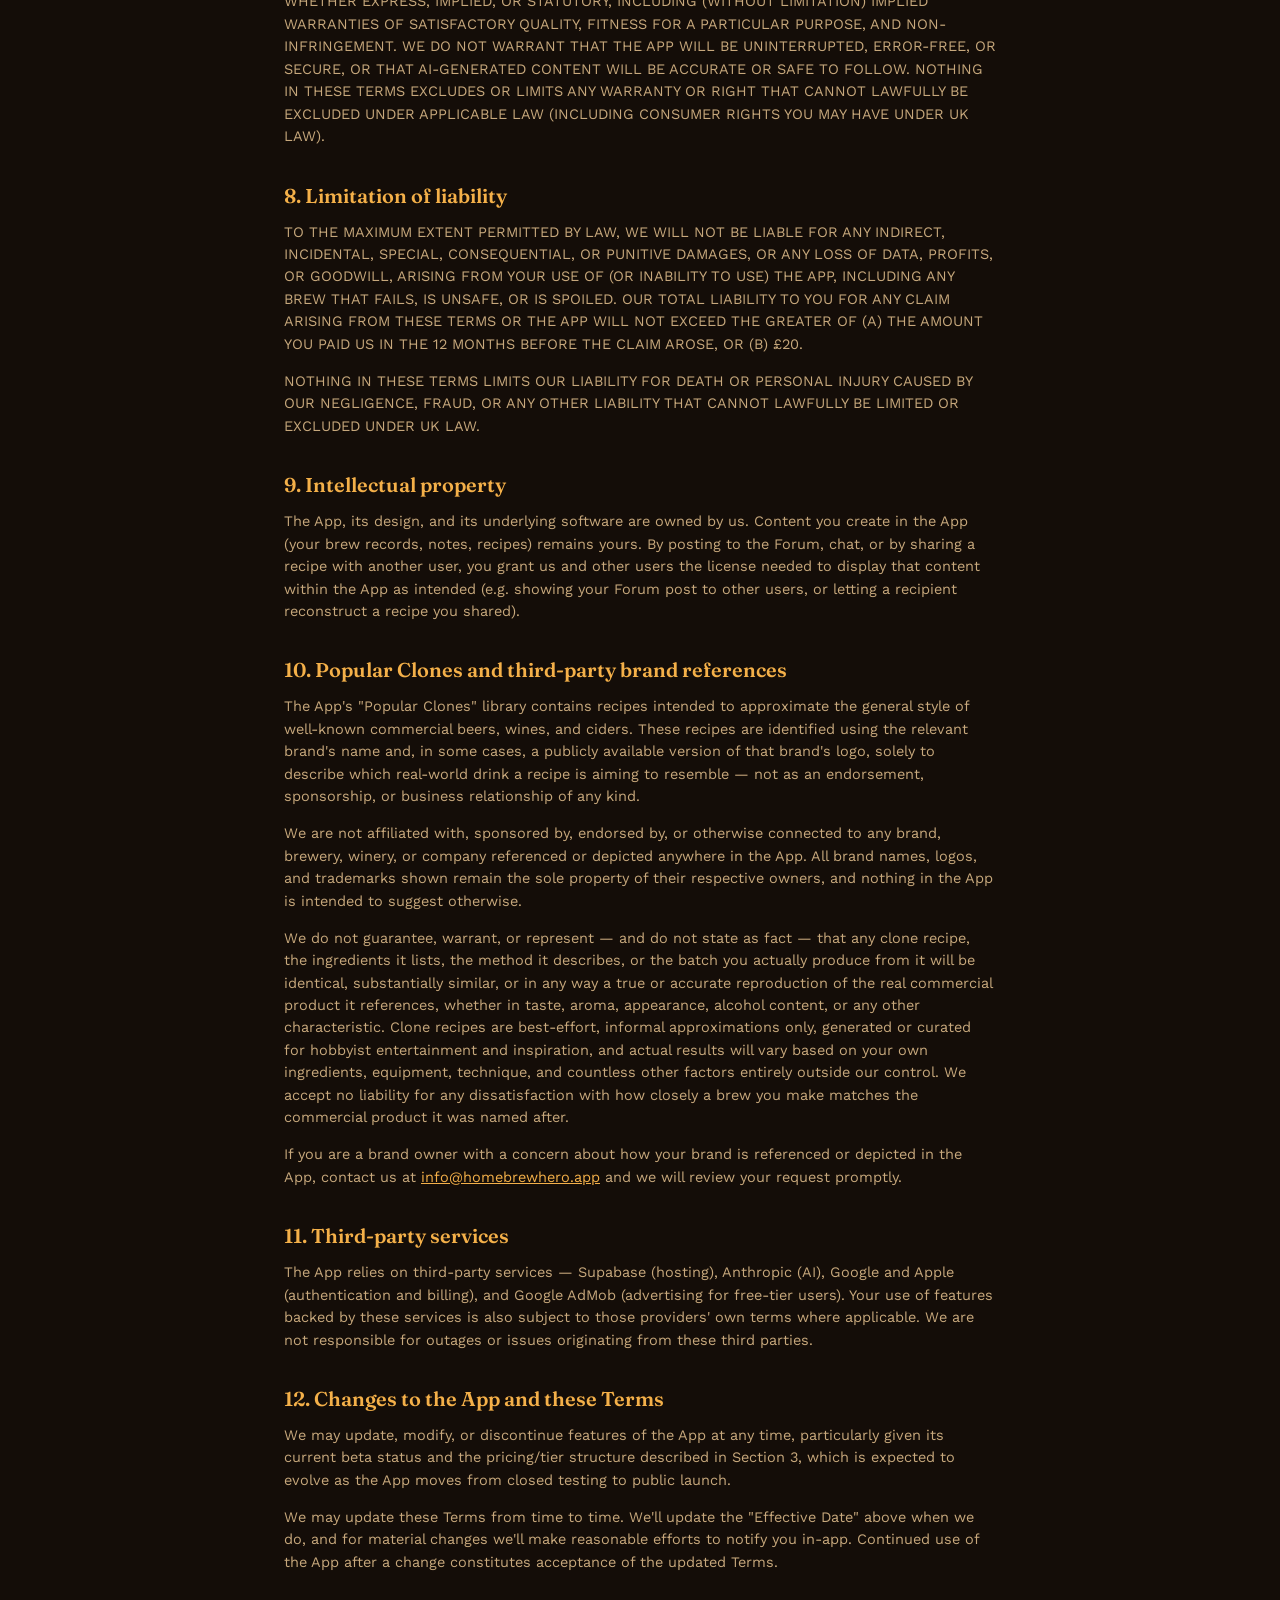
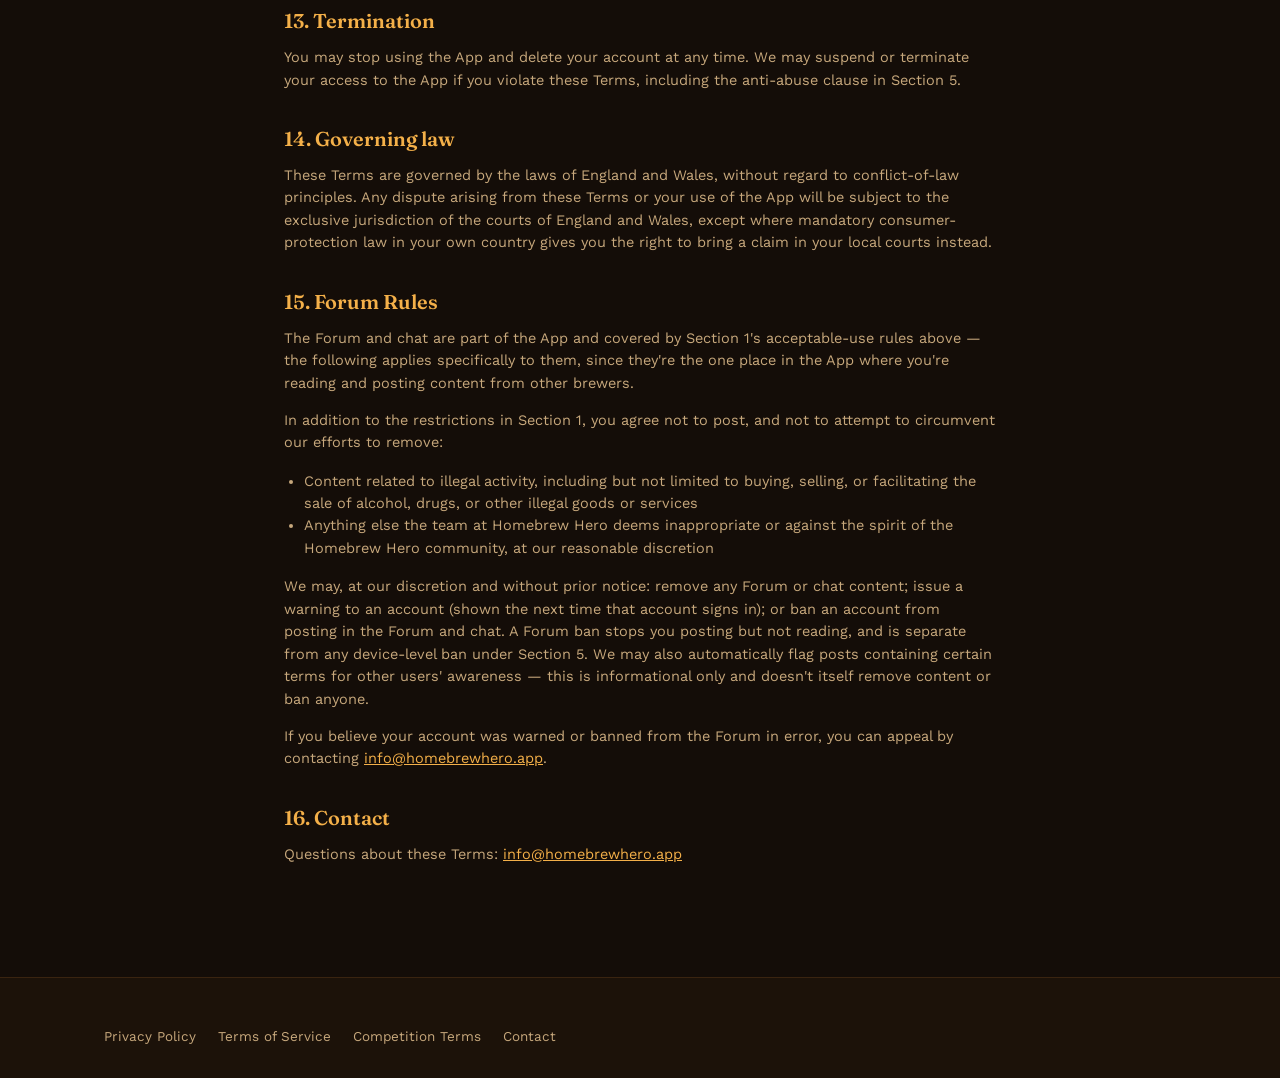
<file: terms.html>
<!doctype html>
<html lang="en">
<head>
<meta charset="utf-8">
<script>if(location.hostname==="immmahh-sketch.github.io"){location.replace("https://homebrewhero.app"+location.pathname.replace(/^\/homebrew-hero/,"")+location.search+location.hash);}</script>
<meta name="viewport" content="width=device-width, initial-scale=1">
<title>Terms of Service — Homebrew Hero</title>
<link rel="preconnect" href="https://fonts.googleapis.com">
<link rel="preconnect" href="https://fonts.gstatic.com" crossorigin>
<link href="https://fonts.googleapis.com/css2?family=Fraunces:ital,wght@0,500;0,600;0,700;1,500;1,600&family=Work+Sans:wght@400;500;600;700&display=swap" rel="stylesheet">
<link rel="stylesheet" href="styles.css">
<link rel="icon" href="data:image/svg+xml,<svg xmlns=%22http://www.w3.org/2000/svg%22 viewBox=%220 0 100 100%22><text y=%22.9em%22 font-size=%2290%22>🍺</text></svg>">
</head>
<body>

<header class="site">
  <div class="wrap">
    <a href="index.html" class="logo">
      <span class="mug">🍺</span>
      <span><span class="word-home">Homebrew</span> <span class="word-hero">Hero</span></span>
    </a>
    <nav class="primary">
      <a href="index.html#features">Features</a>
      <a href="index.html#hero-ai">Meet Hero</a>
      <a href="index.html#community">Community</a>
      <a href="index.html#pricing">Pricing</a>
    </nav>
    <a href="index.html#get-app" class="btn btn-amber">Get the App</a>
  </div>
</header>

<main class="legal-doc">
  <a href="index.html" class="back">← Back to Homebrew Hero</a>
  <h1>Terms of Service — Homebrew Hero</h1>
  <p class="effective">Effective Date: 15 September 2026</p>
  <p>These Terms of Service ("Terms") govern your use of Homebrew Hero (the "App"), developed and operated by a solo, UK-based developer ("we", "us", "our"), contactable at <a href="mailto:info@homebrewhero.app" style="color:var(--amber-light);">info@homebrewhero.app</a>. By downloading, installing, or using the App, you agree to these Terms.</p>

  <p>The App is currently in closed beta testing. Features, pricing, and limits described below may change before public launch, and we'll update these Terms when they do.</p>
<h2>1. Eligibility and acceptable use</h2>
<p>You must be able to form a binding contract to use the App, and old enough in your jurisdiction to legally engage with content about producing alcoholic beverages. The App requires you to confirm you are 18 or over before you can use it, regardless of the age of majority where you live.</p>
<p>You agree to use the App only for its intended purpose (planning, tracking, and getting AI assistance with home brewing) and not to:</p>
<ul>
<li>Post unlawful, harassing, hateful, or abusive content in the Forum or chat</li>
<li>Impersonate another person or misrepresent your affiliation with anyone</li>
<li>Use the App to generate content that infringes someone else's intellectual property</li>
<li>Attempt to disrupt, overload, or abuse the App's backend or AI services beyond normal personal use</li>
<li>Use the App for any commercial resale of its AI outputs without our permission</li>
</ul>
<p>We may remove content or suspend accounts that violate this section. See our <a href="#forum-rules" style="color:var(--amber-light);">Forum Rules</a> below for rules specific to the Forum and chat.</p>
<h2>2. Accounts</h2>
<p>You must sign in with Google Sign-In, Sign in with Apple, or an email address and password to use the App. You're responsible for keeping your sign-in credentials secure. We are not responsible for losses caused by unauthorized access to your account resulting from your failure to secure your own device or credentials.</p>
<h2>3. Subscription tiers ("Premium")</h2>
<p>Homebrew Hero offers a free tier and three paid tiers: Standard, Power User, and Ultimate Brewer.</p>
<p>Important &mdash; how tiers actually work: every paid tier unlocks the exact same set of features (full AI recipe generation, AI tweak suggestions, the Hero AI troubleshooting assistant, full Forum access, timers, kit/equipment tracking, unlimited fermenters, retailer price search, priority support, ingredient inventory, batch history analytics, and more). Higher tiers do not unlock extra features that lower tiers lack. The only difference between paid tiers is how many brews you can start per month and your monthly AI fair use limit &mdash; a single combined allowance covering all AI-powered features (recipe generation, recipe tweaks, kit and recipe scanning, and Hero), specifically:</p>
<ul>
<li>Standard &mdash; 2 brews/month, with Standard AI fair use limits</li>
<li>Power User &mdash; 4 brews/month, with Extended AI fair use limits</li>
<li>Ultimate Brewer &mdash; unlimited brews per month, with High AI fair use limits</li>
</ul>
<p>Your AI fair use limit renews monthly, anchored to the date you subscribed or last changed tier (not necessarily the 1st of the calendar month). If you change tiers mid-cycle, any unused allowance from your prior tier for that period is carried over into your new tier's first cycle as a one-time bonus. All AI-backed features also remain subject to a general fair-use daily limit to prevent abuse.</p>
<p>Pricing is shown in the App at the point of purchase and is subject to change. Exact current pricing and any annual-billing discount are as displayed in the App's Upgrade screen at checkout, via Apple's App Store or Google Play, and are not restated here as this document is not the source of truth for live pricing. Usage levels (brews and AI allowances per tier) are also subject to change following the current closed testing period.</p>
<h3>3.1 Free tier limits</h3>
<p>Without a subscription, you get a one-time, lifetime allowance of 1 brew total (not renewing monthly), with kit and instructions scanning available but no AI recipe generation or AI tweak suggestions. Free-tier users are shown ads (see our Privacy Policy, Section 2.8).</p>
<p>We may also offer limited, one-time ways to temporarily unlock a specific recipe or feature for free in exchange for watching an ad &mdash; these are occasional promotional mechanics, not a subscription, and can change or be withdrawn at any time.</p>
<h3>3.2 One free tier per device</h3>
<p>To keep the free tier fair to everyone, we limit each physical device to one lifetime free-tier allowance. If you've already used the free tier's 1 brew on a device, signing out and creating a new account (or signing in with a different Google/Apple identity) on that same device will not grant a second free-tier allowance &mdash; you'll need to subscribe to continue. This is enforced by a device-level check run against our servers when you sign in; see our Privacy Policy for what device data this involves.</p>
<h2>4. Cancellation and refunds</h2>
<p>Subscriptions are sold and billed through the Apple App Store or Google Play, depending on which platform you downloaded the App from. As a result:</p>
<ul>
<li>Cancellations are managed through your Apple ID or Google Play account settings, not through us directly.</li>
<li>Refunds are governed entirely by Apple's and Google's own refund policies and are issued (or denied) by Apple or Google, not by us. We do not process refunds directly and have no ability to override a store's refund decision.</li>
</ul>
<p>If you believe you were charged in error, please contact Apple or Google support directly, or contact us at info@homebrewhero.app and we will assist where we can (for example, by confirming your subscription status on our end).</p>
<h2>5. Anti-abuse, tampering, and piracy</h2>
<p>To protect the App, its AI costs, and other users, the following applies:</p>
<p>If we identify that you have tampered with the App, attempted to reverse-engineer it, bypassed or circumvented its normal operation, or unlocked premium features through unauthorized means (i.e., without a legitimate purchase through the App Store or Google Play, or a promotional mechanism we actually offered), we reserve the right to permanently deactivate the device and/or account involved, without any refund of amounts already paid, and without further notice. This applies regardless of whether the tampering was performed by you directly or via third-party software or a modified build of the App.</p>
<h2>6. AI-generated content and disclaimers</h2>
<p>The App uses AI (via Anthropic's Claude models) to help generate and tweak brewing recipes, scan kit instructions, predict starting flavour profiles, answer brewing-related prompts, and (as a separate, optional paid feature) estimate a water profile for your area from a postal/zip code you provide.</p>
<p>The water profile lookup in particular is a best estimate based on publicly available water-quality reports, not a guarantee of your actual tap water, which can vary by street, plumbing, and season — the only way to be fully accurate is to have an actual water sample tested. If no credible report can be found for your area, you will not be charged for that lookup.</p>
<p>This is a hobbyist tool, not professional brewing or food-safety advice. AI-generated recipes, timings, temperatures, sanitation guidance, and any other suggestions are provided for general informational and hobbyist purposes only. They are not reviewed by a professional brewer, food scientist, or safety authority before being shown to you. AI systems can be wrong, incomplete, or produce advice that isn't safe or appropriate for your specific equipment, ingredients, or local regulations.</p>
<p>You are solely responsible for evaluating and using your own judgment about any AI-generated (or other) content in the App, including regarding fermentation safety, sanitation, alcohol content estimates, and the legality of home brewing/winemaking/cidermaking in your jurisdiction and any limits on quantities you may produce. We are not liable for any illness, injury, spoiled batch, property damage, or legal issue arising from your use of AI-generated or other content in the App.</p>
<h2>7. Disclaimer of warranty</h2>
<p>THE APP IS PROVIDED "AS IS" AND "AS AVAILABLE," WITHOUT WARRANTIES OF ANY KIND, WHETHER EXPRESS, IMPLIED, OR STATUTORY, INCLUDING (WITHOUT LIMITATION) IMPLIED WARRANTIES OF SATISFACTORY QUALITY, FITNESS FOR A PARTICULAR PURPOSE, AND NON-INFRINGEMENT. WE DO NOT WARRANT THAT THE APP WILL BE UNINTERRUPTED, ERROR-FREE, OR SECURE, OR THAT AI-GENERATED CONTENT WILL BE ACCURATE OR SAFE TO FOLLOW. NOTHING IN THESE TERMS EXCLUDES OR LIMITS ANY WARRANTY OR RIGHT THAT CANNOT LAWFULLY BE EXCLUDED UNDER APPLICABLE LAW (INCLUDING CONSUMER RIGHTS YOU MAY HAVE UNDER UK LAW).</p>
<h2>8. Limitation of liability</h2>
<p>TO THE MAXIMUM EXTENT PERMITTED BY LAW, WE WILL NOT BE LIABLE FOR ANY INDIRECT, INCIDENTAL, SPECIAL, CONSEQUENTIAL, OR PUNITIVE DAMAGES, OR ANY LOSS OF DATA, PROFITS, OR GOODWILL, ARISING FROM YOUR USE OF (OR INABILITY TO USE) THE APP, INCLUDING ANY BREW THAT FAILS, IS UNSAFE, OR IS SPOILED. OUR TOTAL LIABILITY TO YOU FOR ANY CLAIM ARISING FROM THESE TERMS OR THE APP WILL NOT EXCEED THE GREATER OF (A) THE AMOUNT YOU PAID US IN THE 12 MONTHS BEFORE THE CLAIM AROSE, OR (B) £20.</p>
<p>NOTHING IN THESE TERMS LIMITS OUR LIABILITY FOR DEATH OR PERSONAL INJURY CAUSED BY OUR NEGLIGENCE, FRAUD, OR ANY OTHER LIABILITY THAT CANNOT LAWFULLY BE LIMITED OR EXCLUDED UNDER UK LAW.</p>
<h2>9. Intellectual property</h2>
<p>The App, its design, and its underlying software are owned by us. Content you create in the App (your brew records, notes, recipes) remains yours. By posting to the Forum, chat, or by sharing a recipe with another user, you grant us and other users the license needed to display that content within the App as intended (e.g. showing your Forum post to other users, or letting a recipient reconstruct a recipe you shared).</p>
<h2>10. Popular Clones and third-party brand references</h2>
<p>The App's "Popular Clones" library contains recipes intended to approximate the general style of well-known commercial beers, wines, and ciders. These recipes are identified using the relevant brand's name and, in some cases, a publicly available version of that brand's logo, solely to describe which real-world drink a recipe is aiming to resemble &mdash; not as an endorsement, sponsorship, or business relationship of any kind.</p>
<p>We are not affiliated with, sponsored by, endorsed by, or otherwise connected to any brand, brewery, winery, or company referenced or depicted anywhere in the App. All brand names, logos, and trademarks shown remain the sole property of their respective owners, and nothing in the App is intended to suggest otherwise.</p>
<p>We do not guarantee, warrant, or represent &mdash; and do not state as fact &mdash; that any clone recipe, the ingredients it lists, the method it describes, or the batch you actually produce from it will be identical, substantially similar, or in any way a true or accurate reproduction of the real commercial product it references, whether in taste, aroma, appearance, alcohol content, or any other characteristic. Clone recipes are best-effort, informal approximations only, generated or curated for hobbyist entertainment and inspiration, and actual results will vary based on your own ingredients, equipment, technique, and countless other factors entirely outside our control. We accept no liability for any dissatisfaction with how closely a brew you make matches the commercial product it was named after.</p>
<p>If you are a brand owner with a concern about how your brand is referenced or depicted in the App, contact us at <a href="mailto:info@homebrewhero.app" style="color:var(--amber-light);">info@homebrewhero.app</a> and we will review your request promptly.</p>
<h2>11. Third-party services</h2>
<p>The App relies on third-party services &mdash; Supabase (hosting), Anthropic (AI), Google and Apple (authentication and billing), and Google AdMob (advertising for free-tier users). Your use of features backed by these services is also subject to those providers' own terms where applicable. We are not responsible for outages or issues originating from these third parties.</p>
<h2>12. Changes to the App and these Terms</h2>
<p>We may update, modify, or discontinue features of the App at any time, particularly given its current beta status and the pricing/tier structure described in Section 3, which is expected to evolve as the App moves from closed testing to public launch.</p>
<p>We may update these Terms from time to time. We'll update the "Effective Date" above when we do, and for material changes we'll make reasonable efforts to notify you in-app. Continued use of the App after a change constitutes acceptance of the updated Terms.</p>
<h2>13. Termination</h2>
<p>You may stop using the App and delete your account at any time. We may suspend or terminate your access to the App if you violate these Terms, including the anti-abuse clause in Section 5.</p>
<h2>14. Governing law</h2>
<p>These Terms are governed by the laws of England and Wales, without regard to conflict-of-law principles. Any dispute arising from these Terms or your use of the App will be subject to the exclusive jurisdiction of the courts of England and Wales, except where mandatory consumer-protection law in your own country gives you the right to bring a claim in your local courts instead.</p>
<h2 id="forum-rules">15. Forum Rules</h2>
<p>The Forum and chat are part of the App and covered by Section 1's acceptable-use rules above — the following applies specifically to them, since they're the one place in the App where you're reading and posting content from other brewers.</p>
<p>In addition to the restrictions in Section 1, you agree not to post, and not to attempt to circumvent our efforts to remove:</p>
<ul>
<li>Content related to illegal activity, including but not limited to buying, selling, or facilitating the sale of alcohol, drugs, or other illegal goods or services</li>
<li>Anything else the team at Homebrew Hero deems inappropriate or against the spirit of the Homebrew Hero community, at our reasonable discretion</li>
</ul>
<p>We may, at our discretion and without prior notice: remove any Forum or chat content; issue a warning to an account (shown the next time that account signs in); or ban an account from posting in the Forum and chat. A Forum ban stops you posting but not reading, and is separate from any device-level ban under Section 5. We may also automatically flag posts containing certain terms for other users' awareness — this is informational only and doesn't itself remove content or ban anyone.</p>
<p>If you believe your account was warned or banned from the Forum in error, you can appeal by contacting <a href="mailto:info@homebrewhero.app" style="color:var(--amber-light);">info@homebrewhero.app</a>.</p>
<h2>16. Contact</h2>
<p>Questions about these Terms: <a href="mailto:info@homebrewhero.app" style="color:var(--amber-light);">info@homebrewhero.app</a></p>
</main>

<footer class="site">
  <div class="wrap">
    <div class="foot-links">
      <a href="privacy.html">Privacy Policy</a>
      <a href="terms.html">Terms of Service</a>
      <a href="competition-terms.html">Competition Terms</a>
      <a href="mailto:info@homebrewhero.app">Contact</a>
    </div>
  </div>
</footer>

<script>(function(){var u="https://qrihcvanmkdsaojuhasm.supabase.co/functions/v1/track-visit";var d=JSON.stringify({path:location.pathname,referrer:document.referrer||null});if(navigator.sendBeacon){navigator.sendBeacon(u,new Blob([d],{type:"application/json"}));}else{fetch(u,{method:"POST",headers:{"Content-Type":"application/json"},body:d,keepalive:true}).catch(function(){});}})();</script>
</body>
</html>
</file>
<file: styles.css>
:root {
  --bg: #140D08;
  --surface: #1C1209;
  --card: #241708;
  --card-raised: #2E1B0C;
  --border: #3A2410;
  --amber-deep: #B5651D;
  --amber: #DD8F2A;
  --amber-light: #F4B049;
  --amber-glow: #FFD48A;
  --text: #F7ECD8;
  --text-muted: #C7A87C;
  --text-faint: #8A7052;
  --success: #5FAE72;
  --max-width: 1120px;
}

* { box-sizing: border-box; }

html { scroll-behavior: smooth; }

body {
  margin: 0;
  background: var(--bg);
  color: var(--text);
  font-family: 'Work Sans', system-ui, -apple-system, sans-serif;
  line-height: 1.55;
  -webkit-font-smoothing: antialiased;
}

h1, h2, h3, .display {
  font-family: 'Fraunces', Georgia, serif;
  font-weight: 600;
  line-height: 1.12;
  margin: 0;
}

a { color: inherit; }

img { max-width: 100%; display: block; }

.wrap {
  max-width: var(--max-width);
  margin: 0 auto;
  padding: 0 24px;
}

/* ---------- Header ---------- */
header.site {
  position: sticky;
  top: 0;
  z-index: 20;
  background: rgba(20, 13, 8, 0.92);
  backdrop-filter: blur(8px);
  border-bottom: 1px solid var(--border);
}
header.site .wrap {
  display: flex;
  align-items: center;
  justify-content: space-between;
  height: 68px;
}
.logo {
  display: flex;
  align-items: center;
  gap: 8px;
  font-size: 21px;
  text-decoration: none;
}
.logo .mug { font-size: 22px; }
.logo .word-home { font-style: italic; color: var(--amber-light); font-family: 'Fraunces', serif; font-weight: 600; }
.logo .word-hero { color: var(--text); font-family: 'Fraunces', serif; font-weight: 700; }
nav.primary { display: flex; gap: 28px; font-size: 14.5px; font-weight: 600; }
nav.primary a { text-decoration: none; color: var(--text-muted); transition: color .15s; }
nav.primary a:hover { color: var(--amber-light); }
@media (max-width: 940px) { nav.primary { display: none; } }

/* ---------- Buttons ---------- */
.btn {
  display: inline-flex;
  align-items: center;
  justify-content: center;
  gap: 8px;
  padding: 12px 22px;
  border-radius: 999px;
  font-weight: 700;
  font-size: 14.5px;
  text-decoration: none;
  border: 1px solid transparent;
  cursor: pointer;
}
.btn-amber { background: var(--amber); color: #1C1209; }
.btn-amber:hover { background: var(--amber-light); }
.btn-outline { border-color: var(--border); color: var(--text); background: transparent; }
.btn-outline:hover { border-color: var(--amber); }

/* ---------- Hero ---------- */
.hero {
  position: relative;
  overflow: hidden;
  padding: 96px 0 72px;
}
.hero::before {
  content: '';
  position: absolute;
  top: -140px;
  right: -160px;
  width: 520px;
  height: 520px;
  border-radius: 50%;
  background: radial-gradient(circle, var(--amber-glow) 0%, transparent 70%);
  opacity: 0.14;
  pointer-events: none;
}
.hero .wrap { position: relative; display: grid; grid-template-columns: 1.1fr 0.9fr; gap: 56px; align-items: center; }
@media (max-width: 860px) { .hero .wrap { grid-template-columns: 1fr; } }
.eyebrow {
  display: inline-block;
  font-size: 12px;
  font-weight: 700;
  letter-spacing: 0.08em;
  text-transform: uppercase;
  color: var(--amber-light);
  border: 1px solid var(--amber-deep);
  border-radius: 999px;
  padding: 5px 12px;
  margin-bottom: 18px;
}
.hero h1 { font-size: 46px; margin-bottom: 18px; }
.hero h1 em { color: var(--amber-light); font-style: italic; }
.hero p.lead { font-size: 17px; color: var(--text-muted); max-width: 46ch; margin-bottom: 30px; }
.cta-row { display: flex; flex-wrap: wrap; gap: 12px; align-items: center; }
.store-badge {
  display: flex;
  flex-direction: column;
  gap: 1px;
  padding: 9px 18px;
  border-radius: 10px;
  border: 1px solid var(--border);
  background: var(--surface);
  font-size: 11px;
  color: var(--text-faint);
  min-width: 150px;
}
.store-badge strong { font-size: 14.5px; color: var(--text); font-family: 'Fraunces', serif; }

/* ---------- Phone mockup ---------- */
.phone {
  position: relative;
  margin: 0 auto;
  width: 260px;
  border-radius: 34px;
  border: 8px solid #0B0704;
  background: #0B0704;
  box-shadow: 0 30px 70px rgba(0,0,0,0.55);
}
.phone img { border-radius: 26px; }
.phone .notch {
  position: absolute;
  top: 8px;
  left: 50%;
  transform: translateX(-50%);
  width: 80px;
  height: 18px;
  background: #0B0704;
  border-radius: 0 0 12px 12px;
  z-index: 2;
}

/* ---------- Sections ---------- */
section { padding: 76px 0; }
.section-head { max-width: 640px; margin: 0 auto 44px; text-align: center; }
.section-head .eyebrow { display: block; margin: 0 auto 12px; width: fit-content; }
.section-head h2 { font-size: 32px; margin-bottom: 12px; }
.section-head p { color: var(--text-muted); font-size: 15.5px; }

.alt-bg { background: var(--surface); border-top: 1px solid var(--border); border-bottom: 1px solid var(--border); }

/* ---------- Feature grid ---------- */
.grid {
  display: grid;
  grid-template-columns: repeat(3, 1fr);
  gap: 20px;
}
@media (max-width: 860px) { .grid { grid-template-columns: repeat(2, 1fr); } }
@media (max-width: 560px) { .grid { grid-template-columns: 1fr; } }
.feature-card {
  background: var(--card);
  border: 1px solid var(--border);
  border-radius: 16px;
  padding: 24px;
}
.feature-card .icon { font-size: 26px; margin-bottom: 12px; display: block; }
.feature-card h3 { font-size: 16.5px; margin-bottom: 8px; color: var(--text); }
.feature-card p { font-size: 13.5px; color: var(--text-muted); margin: 0; }

/* ---------- Hero spotlight (Hero AI feature) ---------- */
.spotlight {
  display: grid;
  grid-template-columns: 1fr 1fr;
  gap: 48px;
  align-items: center;
  background: linear-gradient(135deg, var(--card-raised), var(--card));
  border: 1px solid var(--amber-deep);
  border-radius: 22px;
  padding: 44px;
}
@media (max-width: 860px) { .spotlight { grid-template-columns: 1fr; } }
.spotlight h2 { font-size: 28px; margin-bottom: 14px; }
.spotlight p { color: var(--text-muted); font-size: 15px; margin-bottom: 10px; }
.badge-icon {
  width: 64px; height: 64px;
  border-radius: 16px;
  background: var(--amber);
  display: flex; align-items: center; justify-content: center;
  font-size: 30px;
  margin-bottom: 18px;
}
.chat-mock {
  border: 1px solid var(--border);
  border-radius: 16px;
  background: var(--bg);
  padding: 18px;
}
.bubble { border-radius: 12px; padding: 10px 14px; font-size: 13.5px; margin-bottom: 10px; max-width: 85%; }
.bubble.user { background: var(--amber); color: #1C1209; margin-left: auto; }
.bubble.assistant { background: var(--surface); border: 1px solid var(--border); color: var(--text); }

/* ---------- Pricing ---------- */
.pricing-grid {
  display: grid;
  grid-template-columns: repeat(4, 1fr);
  gap: 18px;
}
@media (max-width: 980px) { .pricing-grid { grid-template-columns: repeat(2, 1fr); } }
@media (max-width: 560px) { .pricing-grid { grid-template-columns: 1fr; } }
.price-card {
  background: var(--card);
  border: 1px solid var(--border);
  border-radius: 18px;
  padding: 26px 22px;
  display: flex;
  flex-direction: column;
}
.price-card.featured { border-color: var(--amber); background: var(--card-raised); }
.price-card .tier-name { font-family: 'Fraunces', serif; font-size: 19px; margin-bottom: 4px; }
.price-card .tier-price { font-size: 13px; color: var(--amber-light); font-weight: 700; margin-bottom: 16px; }
.price-card ul { list-style: none; padding: 0; margin: 0 0 20px; font-size: 13px; color: var(--text-muted); }
.price-card li { padding: 5px 0; border-bottom: 1px dashed var(--border); }
.price-card li:last-child { border-bottom: none; }
.pricing-note { text-align: center; color: var(--text-faint); font-size: 12.5px; margin-top: 24px; }

/* ---------- Footer ---------- */
footer.site {
  border-top: 1px solid var(--border);
  padding: 48px 0 32px;
  background: var(--surface);
}
footer.site .wrap { display: flex; flex-wrap: wrap; justify-content: space-between; gap: 24px; }
footer.site .foot-links { display: flex; gap: 22px; font-size: 13.5px; color: var(--text-muted); }
footer.site .foot-links a { text-decoration: none; }
footer.site .foot-links a:hover { color: var(--amber-light); }
footer.site .copyright { font-size: 12px; color: var(--text-faint); margin-top: 18px; }

/* ---------- Tester application page ---------- */
.tester-doc { max-width: 640px; margin: 0 auto; padding: 56px 24px 96px; }
.tester-doc h1 { font-size: 34px; margin: 12px 0 16px; }
.tester-doc .lead { font-size: 15.5px; color: var(--text-muted); margin-bottom: 32px; }
.tester-doc .lead a { color: var(--amber-light); text-decoration: none; }
.tester-doc .lead a:hover { text-decoration: underline; }
.tester-doc h2 { font-size: 21px; margin: 0 0 14px; color: var(--amber-light); }
.perk-card {
  background: linear-gradient(135deg, var(--card-raised), var(--card));
  border: 1px solid var(--amber-deep);
  border-radius: 16px;
  padding: 24px 26px;
  margin-bottom: 40px;
}
.perk-card h2 { margin-bottom: 10px; }
.perk-card p { font-size: 14.5px; color: var(--text-muted); margin: 0; }
.perk-card strong { color: var(--text); }
ul.reqs { list-style: none; padding: 0; margin: 0 0 44px; display: flex; flex-direction: column; gap: 12px; }
ul.reqs li {
  background: var(--card);
  border: 1px solid var(--border);
  border-radius: 12px;
  padding: 14px 16px;
  font-size: 14px;
  color: var(--text-muted);
}
ul.reqs li strong { color: var(--text); }

.tester-form { display: flex; flex-direction: column; gap: 22px; }
.field label { display: block; font-weight: 700; font-size: 14px; margin-bottom: 6px; }
.field .optional { font-weight: 400; color: var(--text-faint); }
.field .hint { font-size: 12.5px; color: var(--text-faint); margin: 0 0 8px; }
.field input[type="text"],
.field input[type="email"],
.field textarea {
  width: 100%;
  background: var(--surface);
  border: 1px solid var(--border);
  border-radius: 10px;
  padding: 11px 14px;
  font-size: 14.5px;
  color: var(--text);
  font-family: inherit;
}
.field input:focus,
.field textarea:focus { outline: none; border-color: var(--amber); }
.field textarea { resize: vertical; }

fieldset.agree-block {
  border: 1px solid var(--border);
  border-radius: 14px;
  padding: 18px 18px 6px;
  margin: 0;
}
fieldset.agree-block legend { font-weight: 700; font-size: 14px; padding: 0 6px; color: var(--amber-light); }
.check-row {
  display: flex;
  align-items: flex-start;
  gap: 10px;
  font-size: 13.5px;
  color: var(--text-muted);
  margin-bottom: 14px;
  cursor: pointer;
}
.check-row input[type="checkbox"] {
  margin-top: 3px;
  flex-shrink: 0;
  width: 17px;
  height: 17px;
  accent-color: var(--amber);
}
.final-notice { background: var(--card); border: 1px solid var(--amber-deep); border-radius: 12px; padding: 16px 18px 2px; }
.final-notice .check-row { color: var(--text); font-weight: 600; }

.privacy-note { font-size: 12.5px; color: var(--text-faint); margin: 0; }
.privacy-note a { color: var(--amber-light); text-decoration: none; }

.submit-btn { width: 100%; padding: 15px; font-size: 15.5px; border: none; }
.form-status { text-align: center; font-size: 14px; margin-top: -6px; }
.form-status.success { color: var(--success); }
.form-status.error { color: #E07856; }

/* ---------- Legal pages ---------- */
.legal-doc { max-width: 760px; margin: 0 auto; padding: 64px 24px 96px; }
.legal-doc h1 { font-size: 32px; margin-bottom: 6px; }
.legal-doc .effective { color: var(--text-faint); font-size: 13px; margin-bottom: 36px; }
.legal-doc h2 { font-family: 'Fraunces', serif; font-size: 20px; color: var(--amber-light); margin: 36px 0 12px; }
.legal-doc h3 { font-family: 'Work Sans', sans-serif; font-weight: 700; font-size: 15px; color: var(--text); margin: 20px 0 8px; }
.legal-doc p, .legal-doc li { font-size: 14.5px; color: var(--text-muted); }
.legal-doc ul { padding-left: 20px; }
.legal-doc strong { color: var(--text); }
.legal-doc a.back { display: inline-block; margin-bottom: 24px; font-size: 13.5px; color: var(--amber-light); text-decoration: none; }
</file>
